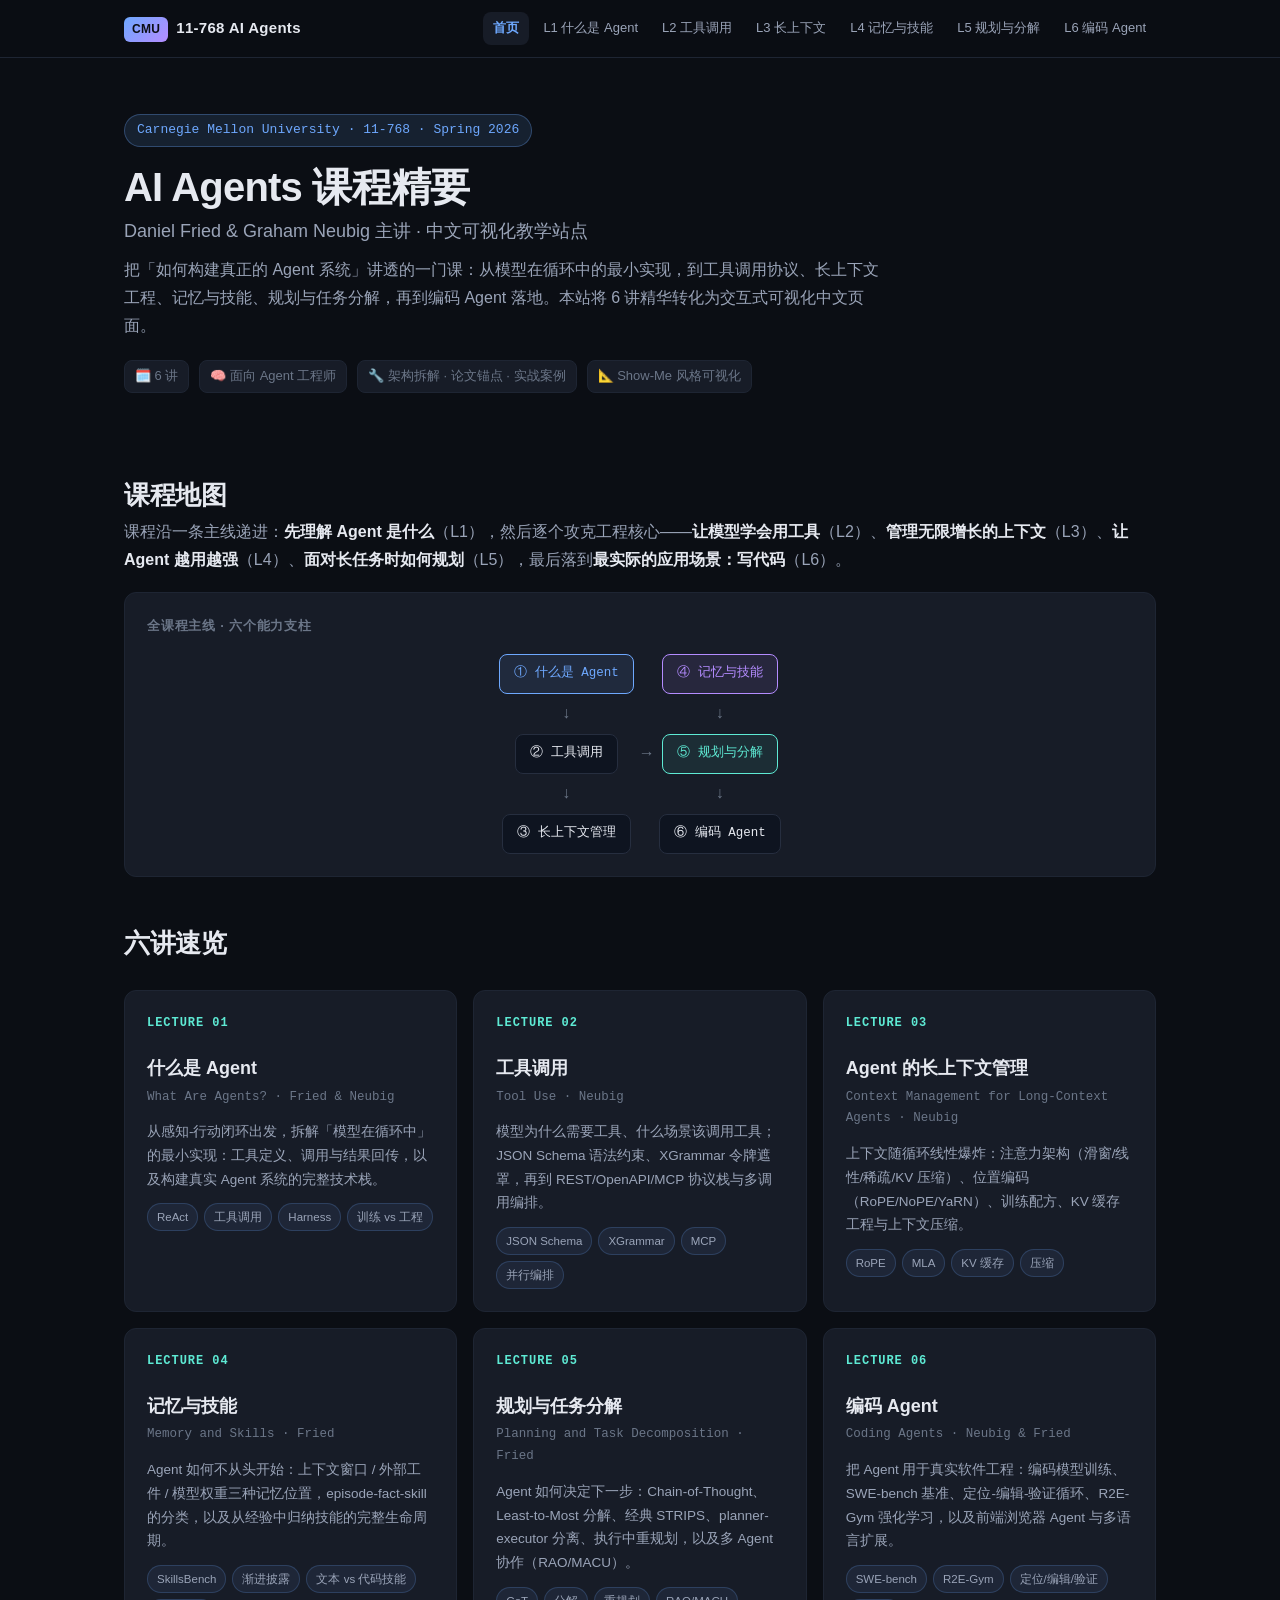
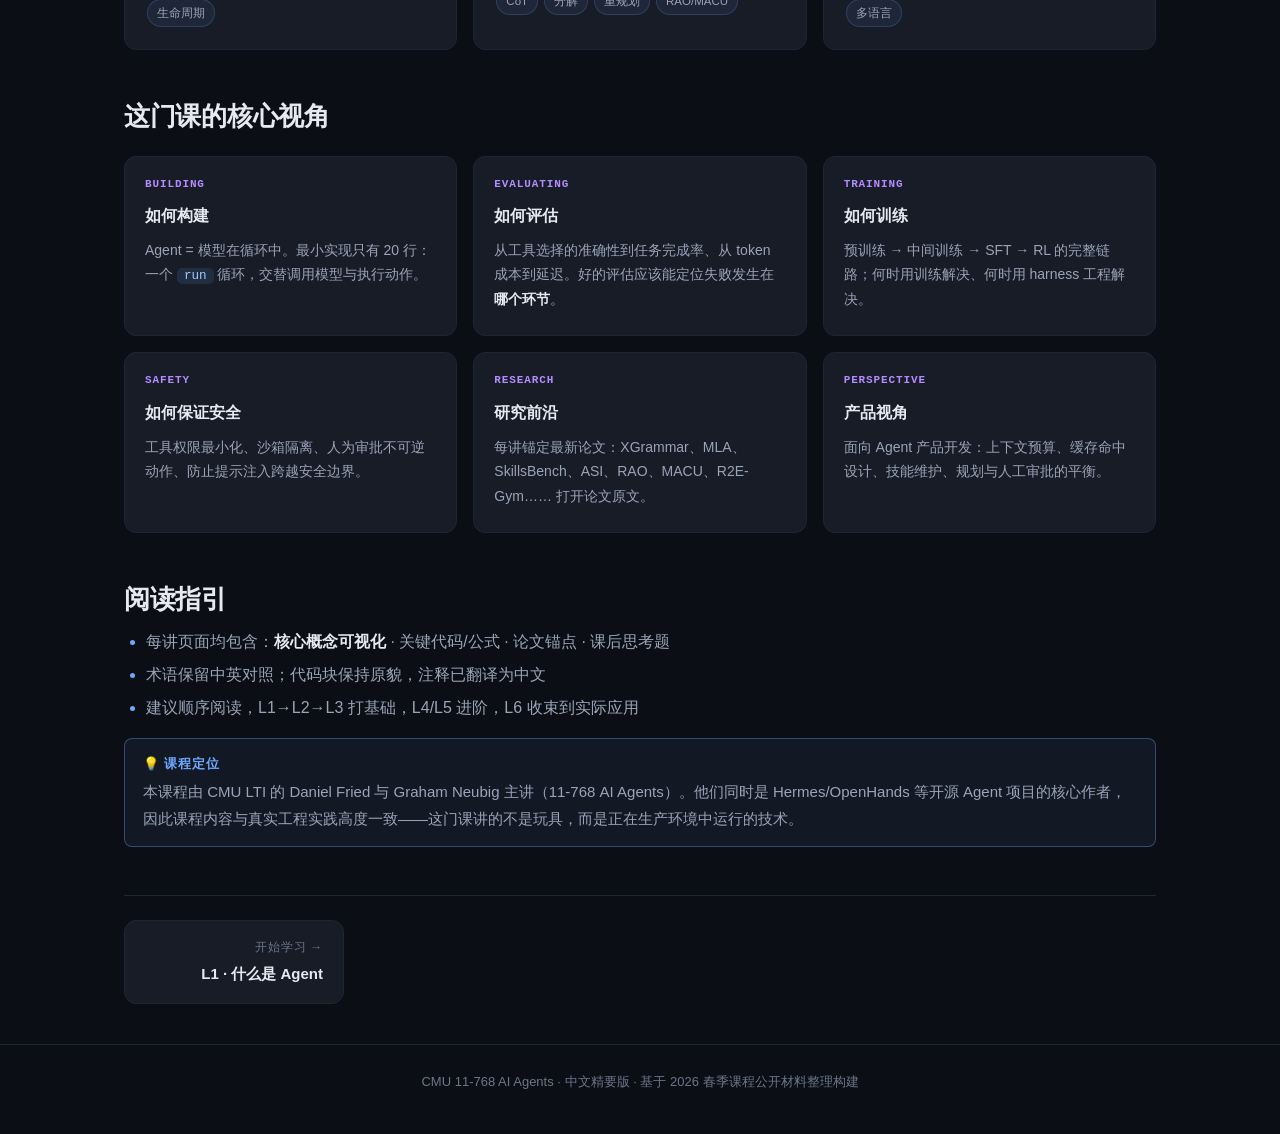
<file: index.html>
<!DOCTYPE html>
<html lang="zh-CN">
<head>
<meta charset="UTF-8">
<meta name="viewport" content="width=device-width, initial-scale=1.0">
<title>CMU 11-768 AI Agents · 中文化可视化课程</title>
<link rel="stylesheet" href="style.css">
</head>
<body>

<nav class="topnav">
  <div class="topnav-inner">
    <a class="brand" href="index.html"><span class="badge">CMU</span>11-768 AI Agents</a>
    <div class="topnav-links">
      <a href="index.html" class="active">首页</a>
      <a href="lecture-01.html">L1 什么是 Agent</a>
      <a href="lecture-02.html">L2 工具调用</a>
      <a href="lecture-03.html">L3 长上下文</a>
      <a href="lecture-04.html">L4 记忆与技能</a>
      <a href="lecture-05.html">L5 规划与分解</a>
      <a href="lecture-06.html">L6 编码 Agent</a>
    </div>
  </div>
</nav>

<header class="hero">
  <div class="container">
    <span class="kicker">Carnegie Mellon University · 11-768 · Spring 2026</span>
    <h1>AI Agents 课程精要<span class="en">Daniel Fried &amp; Graham Neubig 主讲 · 中文可视化教学站点</span></h1>
    <p class="sub">把「如何构建真正的 Agent 系统」讲透的一门课：从模型在循环中的最小实现，到工具调用协议、长上下文工程、记忆与技能、规划与任务分解，再到编码 Agent 落地。本站将 6 讲精华转化为交互式可视化中文页面。</p>
    <div class="meta">
      <span>🗓️ 6 讲</span>
      <span>🧠 面向 Agent 工程师</span>
      <span>🔧 架构拆解 · 论文锚点 · 实战案例</span>
      <span>📐 Show-Me 风格可视化</span>
    </div>
  </div>
</header>

<main class="container">

  <section>
    <h2>课程地图</h2>
    <p>课程沿一条主线递进：<strong>先理解 Agent 是什么</strong>（L1），然后逐个攻克工程核心——<strong>让模型学会用工具</strong>（L2）、<strong>管理无限增长的上下文</strong>（L3）、<strong>让 Agent 越用越强</strong>（L4）、<strong>面对长任务时如何规划</strong>（L5），最后落到<strong>最实际的应用场景：写代码</strong>（L6）。</p>

    <div class="diagram">
      <div class="d-title">全课程主线 · 六个能力支柱</div>
      <div class="flow">
        <div class="flow-col">
          <div class="node accent">① 什么是 Agent</div><div class="arrow down">↓</div>
          <div class="node">② 工具调用</div><div class="arrow down">↓</div>
          <div class="node">③ 长上下文管理</div>
        </div>
        <div class="arrow">→</div>
        <div class="flow-col">
          <div class="node purple">④ 记忆与技能</div><div class="arrow down">↓</div>
          <div class="node teal">⑤ 规划与分解</div><div class="arrow down">↓</div>
          <div class="node">⑥ 编码 Agent</div>
        </div>
      </div>
    </div>
  </section>

  <section>
    <h2>六讲速览</h2>
    <div class="course-grid">

      <a class="course-card" href="lecture-01.html">
        <div class="cc-num">LECTURE 01</div>
        <h3>什么是 Agent</h3>
        <div class="cc-en">What Are Agents? · Fried &amp; Neubig</div>
        <p>从感知-行动闭环出发，拆解「模型在循环中」的最小实现：工具定义、调用与结果回传，以及构建真实 Agent 系统的完整技术栈。</p>
        <div class="cc-topics"><span>ReAct</span><span>工具调用</span><span>Harness</span><span>训练 vs 工程</span></div>
      </a>

      <a class="course-card" href="lecture-02.html">
        <div class="cc-num">LECTURE 02</div>
        <h3>工具调用</h3>
        <div class="cc-en">Tool Use · Neubig</div>
        <p>模型为什么需要工具、什么场景该调用工具；JSON Schema 语法约束、XGrammar 令牌遮罩，再到 REST/OpenAPI/MCP 协议栈与多调用编排。</p>
        <div class="cc-topics"><span>JSON Schema</span><span>XGrammar</span><span>MCP</span><span>并行编排</span></div>
      </a>

      <a class="course-card" href="lecture-03.html">
        <div class="cc-num">LECTURE 03</div>
        <h3>Agent 的长上下文管理</h3>
        <div class="cc-en">Context Management for Long-Context Agents · Neubig</div>
        <p>上下文随循环线性爆炸：注意力架构（滑窗/线性/稀疏/KV 压缩）、位置编码（RoPE/NoPE/YaRN）、训练配方、KV 缓存工程与上下文压缩。</p>
        <div class="cc-topics"><span>RoPE</span><span>MLA</span><span>KV 缓存</span><span>压缩</span></div>
      </a>

      <a class="course-card" href="lecture-04.html">
        <div class="cc-num">LECTURE 04</div>
        <h3>记忆与技能</h3>
        <div class="cc-en">Memory and Skills · Fried</div>
        <p>Agent 如何不从头开始：上下文窗口 / 外部工件 / 模型权重三种记忆位置，episode-fact-skill 的分类，以及从经验中归纳技能的完整生命周期。</p>
        <div class="cc-topics"><span>SkillsBench</span><span>渐进披露</span><span>文本 vs 代码技能</span><span>生命周期</span></div>
      </a>

      <a class="course-card" href="lecture-05.html">
        <div class="cc-num">LECTURE 05</div>
        <h3>规划与任务分解</h3>
        <div class="cc-en">Planning and Task Decomposition · Fried</div>
        <p>Agent 如何决定下一步：Chain-of-Thought、Least-to-Most 分解、经典 STRIPS、planner-executor 分离、执行中重规划，以及多 Agent 协作（RAO/MACU）。</p>
        <div class="cc-topics"><span>CoT</span><span>分解</span><span>重规划</span><span>RAO/MACU</span></div>
      </a>

      <a class="course-card" href="lecture-06.html">
        <div class="cc-num">LECTURE 06</div>
        <h3>编码 Agent</h3>
        <div class="cc-en">Coding Agents · Neubig &amp; Fried</div>
        <p>把 Agent 用于真实软件工程：编码模型训练、SWE-bench 基准、定位-编辑-验证循环、R2E-Gym 强化学习，以及前端浏览器 Agent 与多语言扩展。</p>
        <div class="cc-topics"><span>SWE-bench</span><span>R2E-Gym</span><span>定位/编辑/验证</span><span>多语言</span></div>
      </a>

    </div>
  </section>

  <section>
    <h2>这门课的核心视角</h2>
    <div class="grid cols-3">
      <div class="card">
        <div class="card-tag">Building</div>
        <h4>如何构建</h4>
        <p>Agent = 模型在循环中。最小实现只有 20 行：一个 <span class="inline-code">run</span> 循环，交替调用模型与执行动作。</p>
      </div>
      <div class="card">
        <div class="card-tag">Evaluating</div>
        <h4>如何评估</h4>
        <p>从工具选择的准确性到任务完成率、从 token 成本到延迟。好的评估应该能定位失败发生在<strong>哪个环节</strong>。</p>
      </div>
      <div class="card">
        <div class="card-tag">Training</div>
        <h4>如何训练</h4>
        <p>预训练 → 中间训练 → SFT → RL 的完整链路；何时用训练解决、何时用 harness 工程解决。</p>
      </div>
      <div class="card">
        <div class="card-tag">Safety</div>
        <h4>如何保证安全</h4>
        <p>工具权限最小化、沙箱隔离、人为审批不可逆动作、防止提示注入跨越安全边界。</p>
      </div>
      <div class="card">
        <div class="card-tag">Research</div>
        <h4>研究前沿</h4>
        <p>每讲锚定最新论文：XGrammar、MLA、SkillsBench、ASI、RAO、MACU、R2E-Gym…… 打开论文原文。</p>
      </div>
      <div class="card">
        <div class="card-tag">Perspective</div>
        <h4>产品视角</h4>
        <p>面向 Agent 产品开发：上下文预算、缓存命中设计、技能维护、规划与人工审批的平衡。</p>
      </div>
    </div>
  </section>

  <section>
    <h2>阅读指引</h2>
    <ul>
      <li>每讲页面均包含：<strong>核心概念可视化</strong> · 关键代码/公式 · 论文锚点 · 课后思考题</li>
      <li>术语保留中英对照；代码块保持原貌，注释已翻译为中文</li>
      <li>建议顺序阅读，L1→L2→L3 打基础，L4/L5 进阶，L6 收束到实际应用</li>
    </ul>
    <div class="callout key">
      <div class="co-label">💡 课程定位</div>
      本课程由 CMU LTI 的 Daniel Fried 与 Graham Neubig 主讲（11-768 AI Agents）。他们同时是 Hermes/OpenHands 等开源 Agent 项目的核心作者，因此课程内容与真实工程实践高度一致——这门课讲的不是玩具，而是正在生产环境中运行的技术。
    </div>
  </section>

</main>

<div class="container">
  <nav class="pagenav">
    <a class="next" href="lecture-01.html" style="flex:none;min-width:220px;">
      <div class="pn-dir">开始学习 →</div>
      <div class="pn-title">L1 · 什么是 Agent</div>
    </a>
  </nav>
</div>

<footer class="site-footer">
  <div class="container">
    <p>CMU 11-768 AI Agents · 中文精要版 · 基于 2026 春季课程公开材料整理构建</p>
  </div>
</footer>

</body>
</html>
</file>
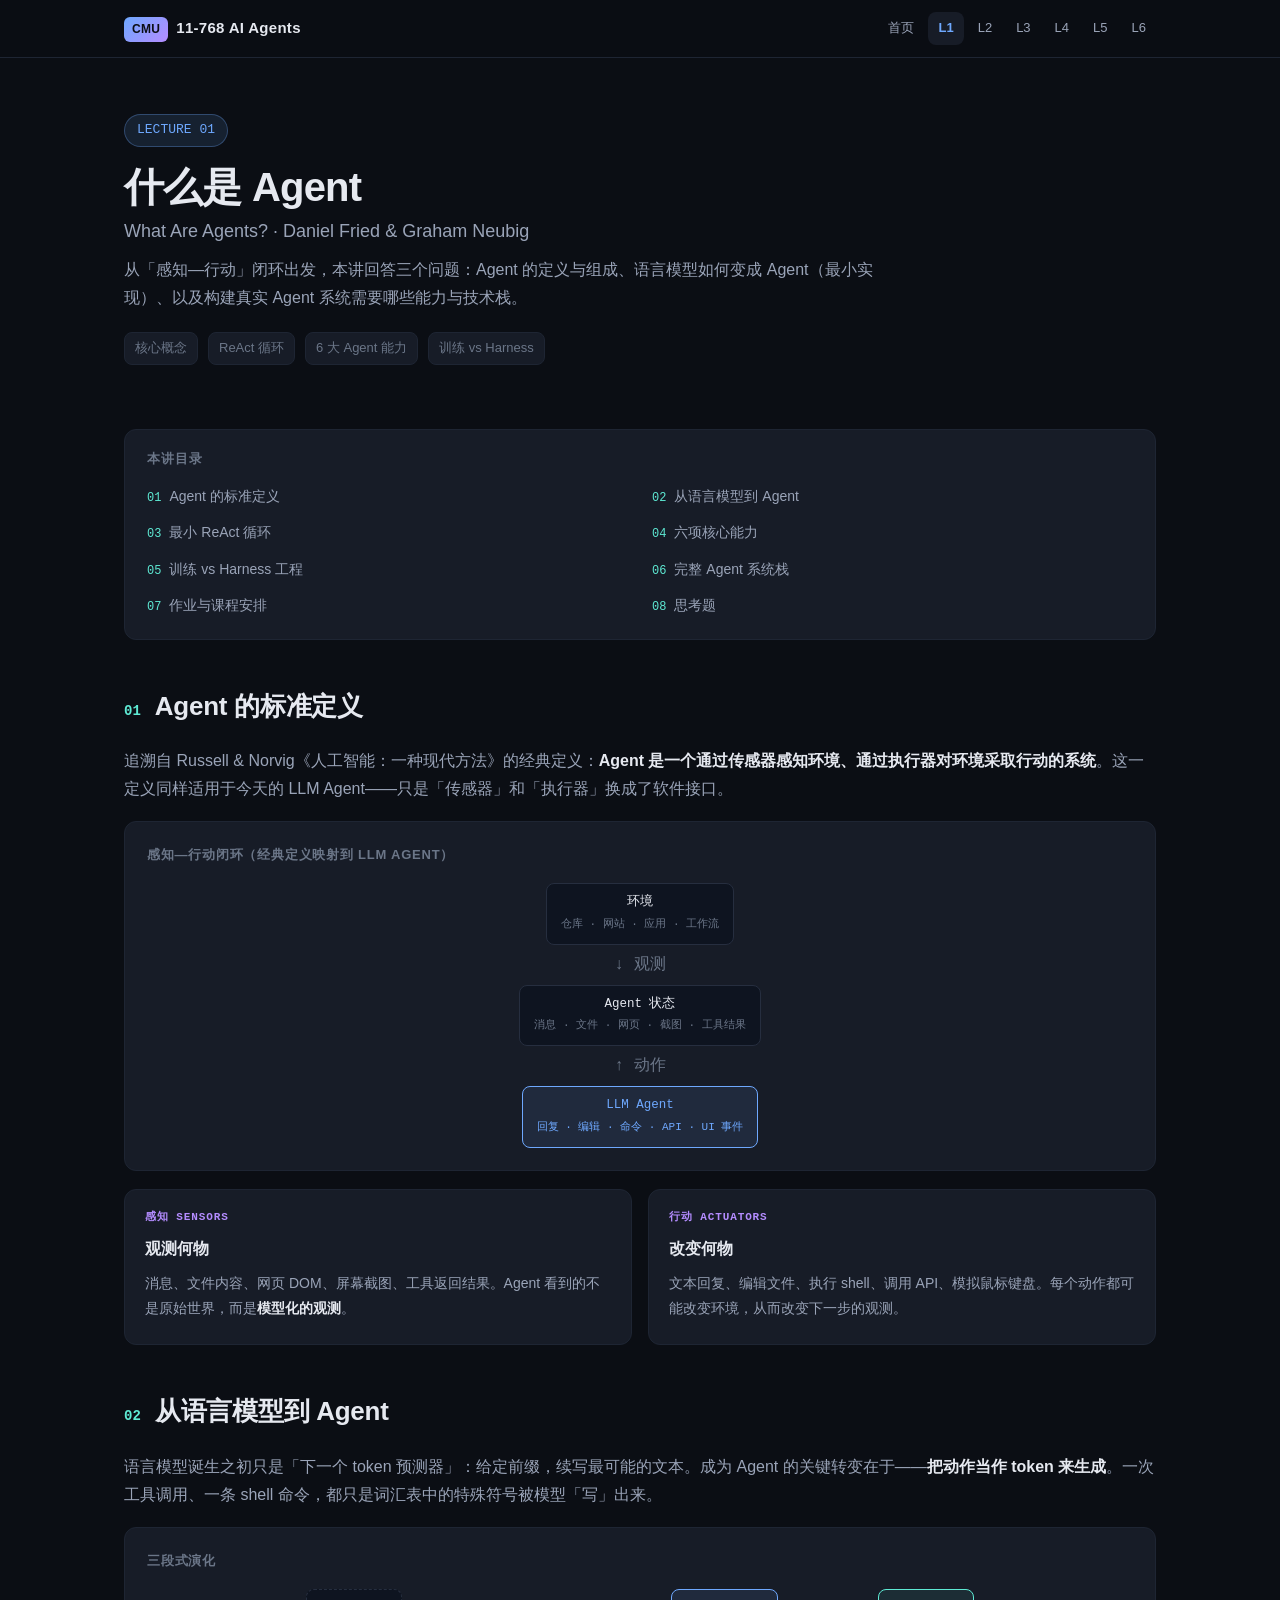
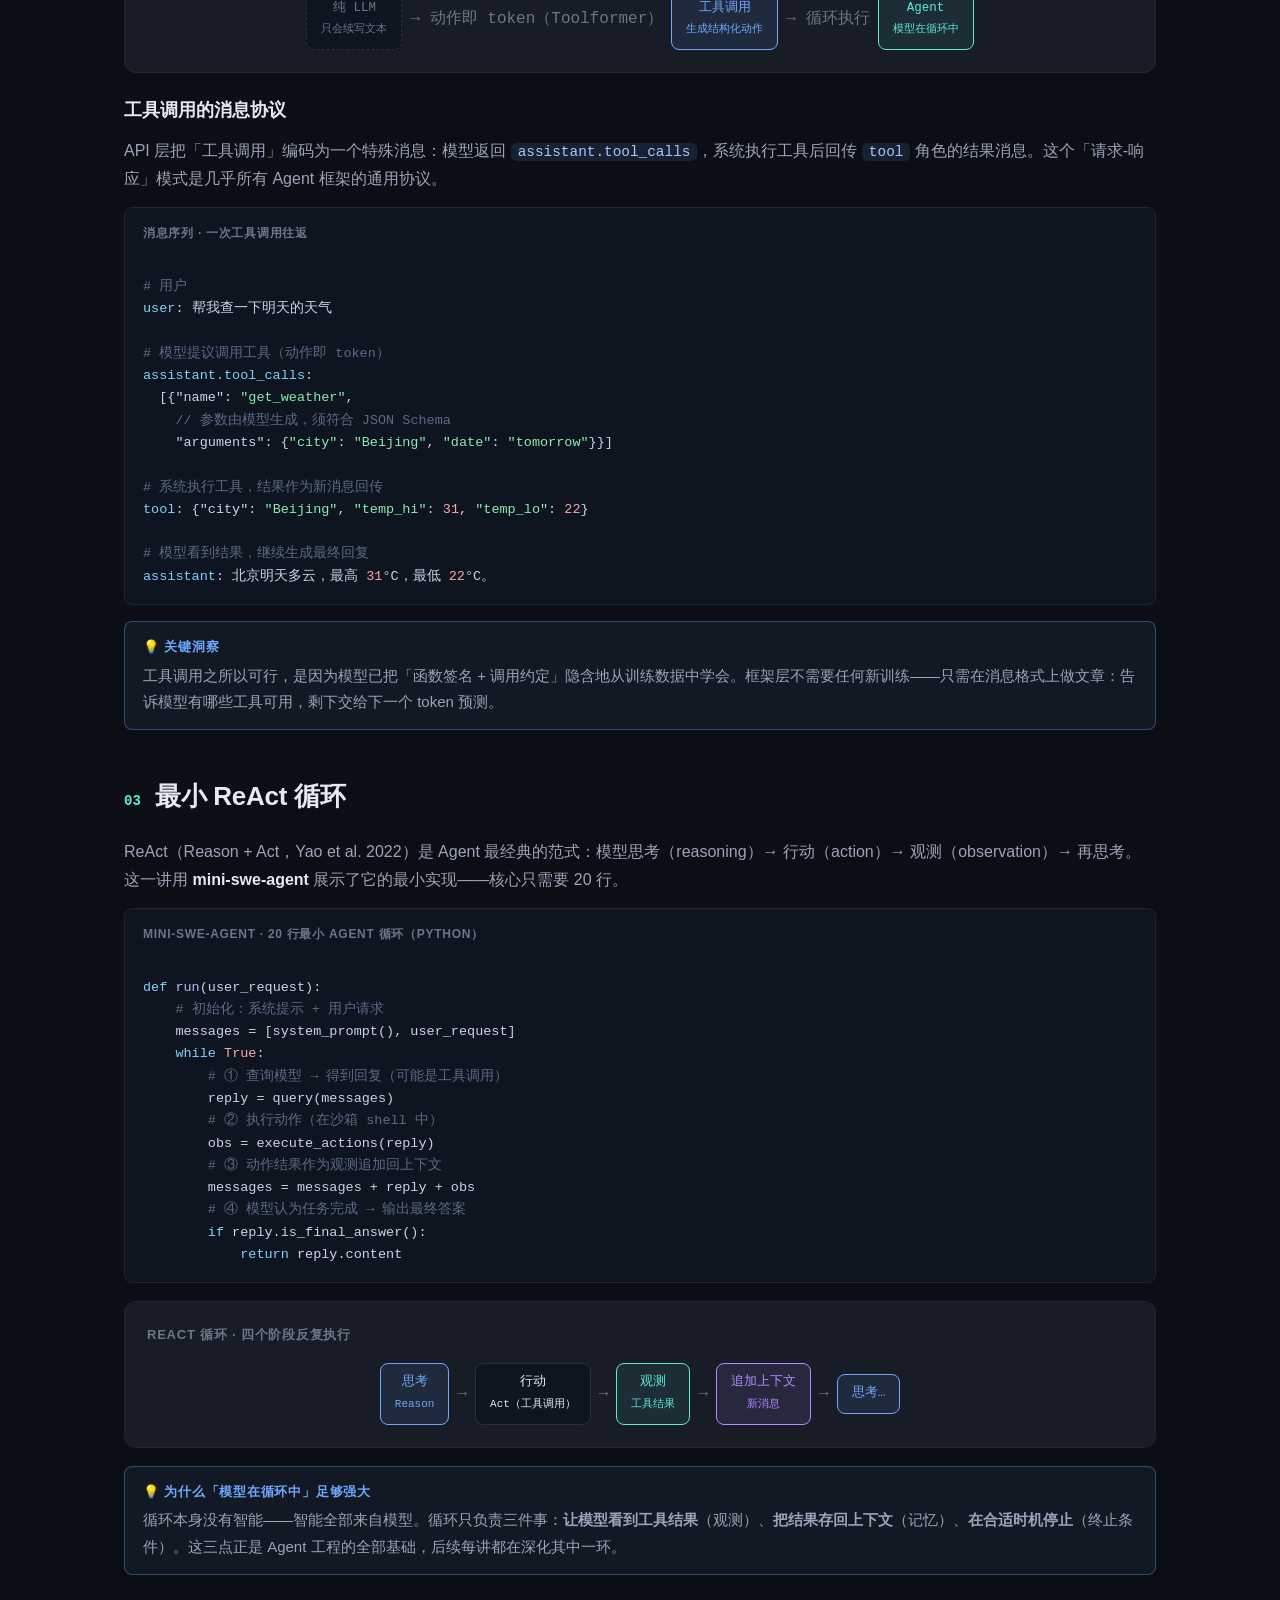
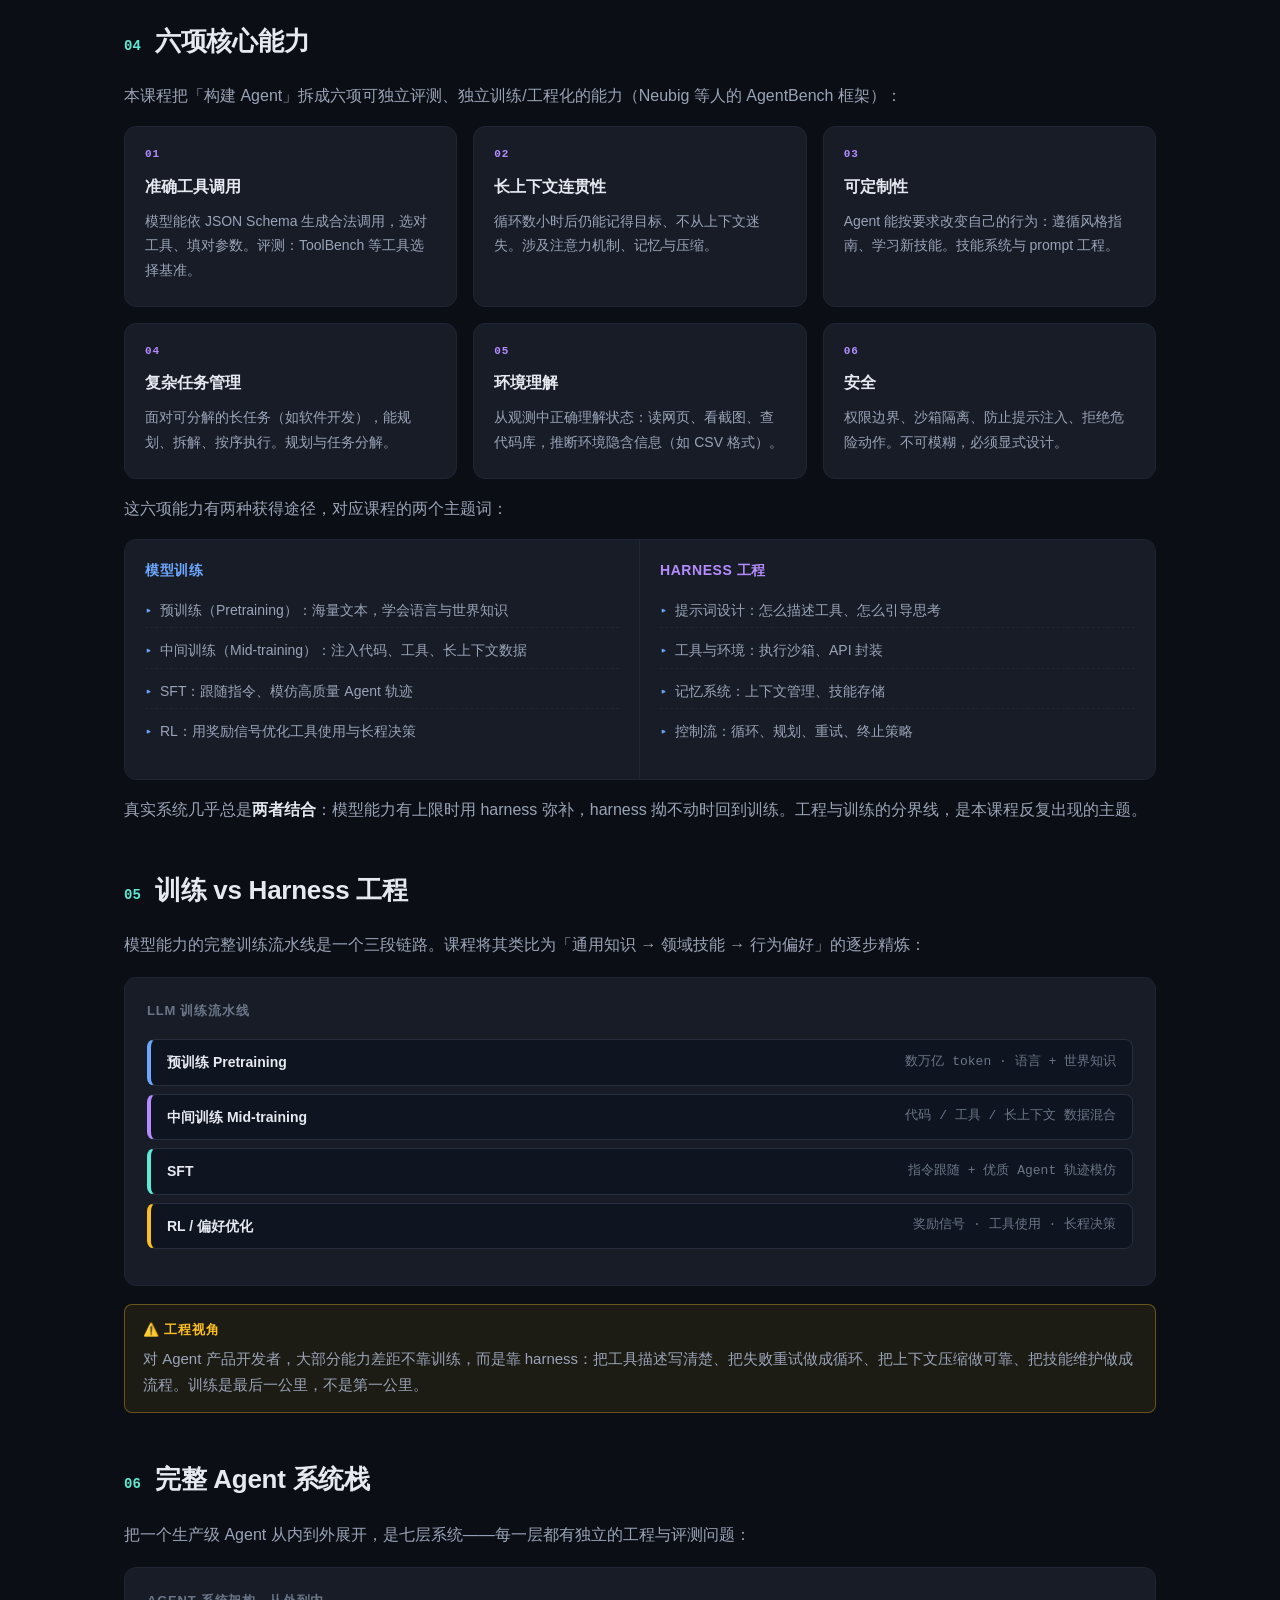
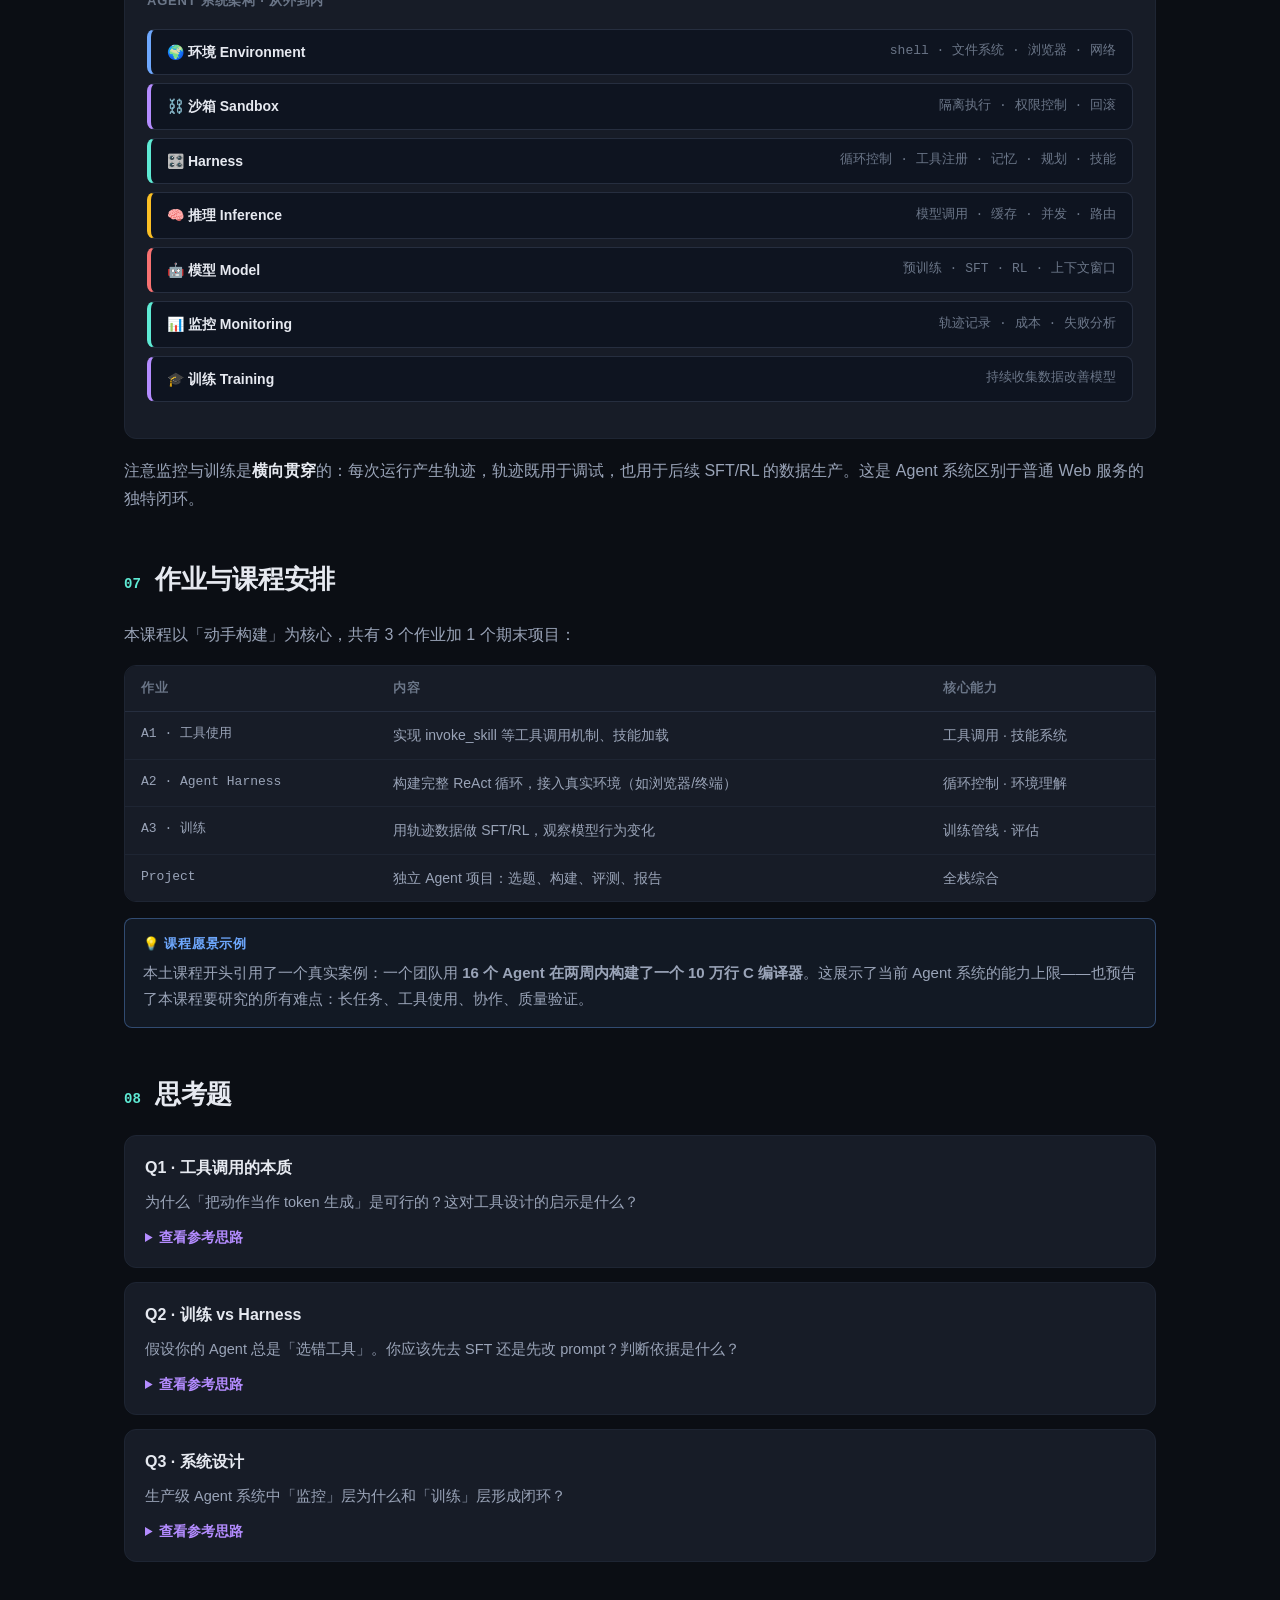
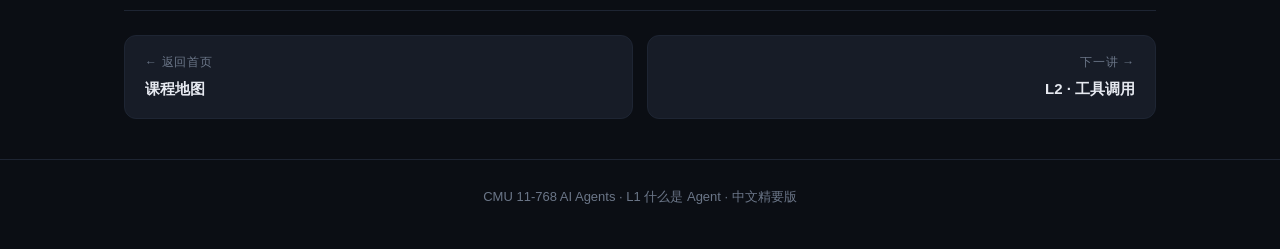
<file: lecture-01.html>
<!DOCTYPE html>
<html lang="zh-CN">
<head>
<meta charset="UTF-8">
<meta name="viewport" content="width=device-width, initial-scale=1.0">
<title>L1 · 什么是 Agent — CMU 11-768 AI Agents</title>
<link rel="stylesheet" href="style.css">
</head>
<body>

<nav class="topnav">
  <div class="topnav-inner">
    <a class="brand" href="index.html"><span class="badge">CMU</span>11-768 AI Agents</a>
    <div class="topnav-links">
      <a href="index.html">首页</a>
      <a href="lecture-01.html" class="active">L1</a>
      <a href="lecture-02.html">L2</a>
      <a href="lecture-03.html">L3</a>
      <a href="lecture-04.html">L4</a>
      <a href="lecture-05.html">L5</a>
      <a href="lecture-06.html">L6</a>
    </div>
  </div>
</nav>

<header class="hero">
  <div class="container">
    <span class="kicker">LECTURE 01</span>
    <h1>什么是 Agent<span class="en">What Are Agents? · Daniel Fried &amp; Graham Neubig</span></h1>
    <p class="sub">从「感知—行动」闭环出发，本讲回答三个问题：Agent 的定义与组成、语言模型如何变成 Agent（最小实现）、以及构建真实 Agent 系统需要哪些能力与技术栈。</p>
    <div class="meta"><span>核心概念</span><span>ReAct 循环</span><span>6 大 Agent 能力</span><span>训练 vs Harness</span></div>
  </div>
</header>

<main class="container">

  <div class="toc">
    <div class="toc-title">本讲目录</div>
    <ol>
      <li><a href="#s1">Agent 的标准定义</a></li>
      <li><a href="#s2">从语言模型到 Agent</a></li>
      <li><a href="#s3">最小 ReAct 循环</a></li>
      <li><a href="#s4">六项核心能力</a></li>
      <li><a href="#s5">训练 vs Harness 工程</a></li>
      <li><a href="#s6">完整 Agent 系统栈</a></li>
      <li><a href="#s7">作业与课程安排</a></li>
      <li><a href="#s8">思考题</a></li>
    </ol>
  </div>

  <section id="s1">
    <div class="sec-head"><span class="sec-num">01</span><h2>Agent 的标准定义</h2></div>
    <p>追溯自 Russell &amp; Norvig《人工智能：一种现代方法》的经典定义：<strong>Agent 是一个通过传感器感知环境、通过执行器对环境采取行动的系统</strong>。这一定义同样适用于今天的 LLM Agent——只是「传感器」和「执行器」换成了软件接口。</p>

    <div class="diagram">
      <div class="d-title">感知—行动闭环（经典定义映射到 LLM Agent）</div>
      <div class="flow">
        <div class="flow-col">
          <div class="node">环境<br><span style="font-size:11px;color:var(--text-faint)">仓库 · 网站 · 应用 · 工作流</span></div>
          <div class="arrow down">↓ 观测</div>
          <div class="node">Agent 状态<br><span style="font-size:11px;color:var(--text-faint)">消息 · 文件 · 网页 · 截图 · 工具结果</span></div>
          <div class="arrow down">↑ 动作</div>
          <div class="node accent">LLM Agent<br><span style="font-size:11px;color:var(--accent)">回复 · 编辑 · 命令 · API · UI 事件</span></div>
        </div>
      </div>
    </div>

    <div class="grid cols-2">
      <div class="card"><div class="card-tag">感知 Sensors</div><h4>观测何物</h4>
        <p>消息、文件内容、网页 DOM、屏幕截图、工具返回结果。Agent 看到的不是原始世界，而是<strong>模型化的观测</strong>。</p>
      </div>
      <div class="card"><div class="card-tag">行动 Actuators</div><h4>改变何物</h4>
        <p>文本回复、编辑文件、执行 shell、调用 API、模拟鼠标键盘。每个动作都可能改变环境，从而改变下一步的观测。</p>
      </div>
    </div>
  </section>

  <section id="s2">
    <div class="sec-head"><span class="sec-num">02</span><h2>从语言模型到 Agent</h2></div>
    <p>语言模型诞生之初只是「下一个 token 预测器」：给定前缀，续写最可能的文本。成为 Agent 的关键转变在于——<strong>把动作当作 token 来生成</strong>。一次工具调用、一条 shell 命令，都只是词汇表中的特殊符号被模型「写」出来。</p>

    <div class="diagram">
      <div class="d-title">三段式演化</div>
      <div class="flow">
        <div class="node dim">纯 LLM<br><span style="font-size:11px">只会续写文本</span></div>
        <div class="arrow">→ 动作即 token（Toolformer）</div>
        <div class="node accent">工具调用<br><span style="font-size:11px">生成结构化动作</span></div>
        <div class="arrow">→ 循环执行</div>
        <div class="node teal">Agent<br><span style="font-size:11px">模型在循环中</span></div>
      </div>
    </div>

    <h3>工具调用的消息协议</h3>
    <p>API 层把「工具调用」编码为一个特殊消息：模型返回 <span class="inline-code">assistant.tool_calls</span>，系统执行工具后回传 <span class="inline-code">tool</span> 角色的结果消息。这个「请求-响应」模式是几乎所有 Agent 框架的通用协议。</p>

    <div class="code"><span class="c-title">消息序列 · 一次工具调用往返</span>
<span class="cm"># 用户</span>
<span class="kw">user</span>: 帮我查一下明天的天气

<span class="cm"># 模型提议调用工具（动作即 token）</span>
<span class="kw">assistant.tool_calls</span>:
  [{"name": <span class="st">"get_weather"</span>,
    <span class="cm">// 参数由模型生成，须符合 JSON Schema</span>
    "arguments": {<span class="st">"city"</span>: <span class="st">"Beijing"</span>, <span class="st">"date"</span>: <span class="st">"tomorrow"</span>}}]

<span class="cm"># 系统执行工具，结果作为新消息回传</span>
<span class="kw">tool</span>: {"city": <span class="st">"Beijing"</span>, <span class="st">"temp_hi"</span>: <span class="nu">31</span>, <span class="st">"temp_lo"</span>: <span class="nu">22</span>}

<span class="cm"># 模型看到结果，继续生成最终回复</span>
<span class="kw">assistant</span>: 北京明天多云，最高 <span class="nu">31</span>°C，最低 <span class="nu">22</span>°C。
</div>

    <div class="callout key"><div class="co-label">💡 关键洞察</div>
      工具调用之所以可行，是因为模型已把「函数签名 + 调用约定」隐含地从训练数据中学会。框架层不需要任何新训练——只需在消息格式上做文章：告诉模型有哪些工具可用，剩下交给下一个 token 预测。</div>
  </section>

  <section id="s3">
    <div class="sec-head"><span class="sec-num">03</span><h2>最小 ReAct 循环</h2></div>
    <p>ReAct（Reason + Act，Yao et al. 2022）是 Agent 最经典的范式：模型思考（reasoning）→ 行动（action）→ 观测（observation）→ 再思考。这一讲用 <strong>mini-swe-agent</strong> 展示了它的最小实现——核心只需要 20 行。</p>

    <div class="code"><span class="c-title">mini-swe-agent · 20 行最小 Agent 循环（Python）</span>
<span class="kw">def</span> <span class="fn">run</span>(user_request):
    <span class="cm"># 初始化：系统提示 + 用户请求</span>
    messages = [system_prompt(), user_request]
    <span class="kw">while</span> <span class="nu">True</span>:
        <span class="cm"># ① 查询模型 → 得到回复（可能是工具调用）</span>
        reply = query(messages)
        <span class="cm"># ② 执行动作（在沙箱 shell 中）</span>
        obs = execute_actions(reply)
        <span class="cm"># ③ 动作结果作为观测追加回上下文</span>
        messages = messages + reply + obs
        <span class="cm"># ④ 模型认为任务完成 → 输出最终答案</span>
        <span class="kw">if</span> reply.is_final_answer():
            <span class="kw">return</span> reply.content
</div>

    <div class="diagram">
      <div class="d-title">ReAct 循环 · 四个阶段反复执行</div>
      <div class="flow">
        <div class="node accent">思考<br><span style="font-size:11px">Reason</span></div>
        <div class="arrow">→</div>
        <div class="node">行动<br><span style="font-size:11px">Act（工具调用）</span></div>
        <div class="arrow">→</div>
        <div class="node teal">观测<br><span style="font-size:11px">工具结果</span></div>
        <div class="arrow">→</div>
        <div class="node purple">追加上下文<br><span style="font-size:11px">新消息</span></div>
        <div class="arrow">→</div>
        <div class="node accent">思考…</div>
      </div>
    </div>

    <div class="callout key"><div class="co-label">💡 为什么「模型在循环中」足够强大</div>
      循环本身没有智能——智能全部来自模型。循环只负责三件事：<strong>让模型看到工具结果</strong>（观测）、<strong>把结果存回上下文</strong>（记忆）、<strong>在合适时机停止</strong>（终止条件）。这三点正是 Agent 工程的全部基础，后续每讲都在深化其中一环。</div>
  </section>

  <section id="s4">
    <div class="sec-head"><span class="sec-num">04</span><h2>六项核心能力</h2></div>
    <p>本课程把「构建 Agent」拆成六项可独立评测、独立训练/工程化的能力（Neubig 等人的 AgentBench 框架）：</p>

    <div class="grid cols-3">
      <div class="card"><div class="card-tag">01</div><h4>准确工具调用</h4><p>模型能依 JSON Schema 生成合法调用，选对工具、填对参数。评测：ToolBench 等工具选择基准。</p></div>
      <div class="card"><div class="card-tag">02</div><h4>长上下文连贯性</h4><p>循环数小时后仍能记得目标、不从上下文迷失。涉及注意力机制、记忆与压缩。</p></div>
      <div class="card"><div class="card-tag">03</div><h4>可定制性</h4><p>Agent 能按要求改变自己的行为：遵循风格指南、学习新技能。技能系统与 prompt 工程。</p></div>
      <div class="card"><div class="card-tag">04</div><h4>复杂任务管理</h4><p>面对可分解的长任务（如软件开发），能规划、拆解、按序执行。规划与任务分解。</p></div>
      <div class="card"><div class="card-tag">05</div><h4>环境理解</h4><p>从观测中正确理解状态：读网页、看截图、查代码库，推断环境隐含信息（如 CSV 格式）。</p></div>
      <div class="card"><div class="card-tag">06</div><h4>安全</h4><p>权限边界、沙箱隔离、防止提示注入、拒绝危险动作。不可模糊，必须显式设计。</p></div>
    </div>

    <p style="margin-top:14px;">这六项能力有两种获得途径，对应课程的两个主题词：</p>
    <div class="compare">
      <div class="col a"><h5>模型训练</h5>
        <ul><li>预训练（Pretraining）：海量文本，学会语言与世界知识</li><li>中间训练（Mid-training）：注入代码、工具、长上下文数据</li><li>SFT：跟随指令、模仿高质量 Agent 轨迹</li><li>RL：用奖励信号优化工具使用与长程决策</li></ul>
      </div>
      <div class="col b"><h5>Harness 工程</h5>
        <ul><li>提示词设计：怎么描述工具、怎么引导思考</li><li>工具与环境：执行沙箱、API 封装</li><li>记忆系统：上下文管理、技能存储</li><li>控制流：循环、规划、重试、终止策略</li></ul>
      </div>
    </div>
    <p>真实系统几乎总是<strong>两者结合</strong>：模型能力有上限时用 harness 弥补，harness 拗不动时回到训练。工程与训练的分界线，是本课程反复出现的主题。</p>
  </section>

  <section id="s5">
    <div class="sec-head"><span class="sec-num">05</span><h2>训练 vs Harness 工程</h2></div>
    <p>模型能力的完整训练流水线是一个三段链路。课程将其类比为「通用知识 → 领域技能 → 行为偏好」的逐步精炼：</p>

    <div class="diagram">
      <div class="d-title">LLM 训练流水线</div>
      <div class="stack">
        <div class="layer l1"><div class="l-name">预训练 Pretraining</div><div class="l-desc">数万亿 token · 语言 + 世界知识</div></div>
        <div class="layer l2"><div class="l-name">中间训练 Mid-training</div><div class="l-desc">代码 / 工具 / 长上下文 数据混合</div></div>
        <div class="layer l3"><div class="l-name">SFT</div><div class="l-desc">指令跟随 + 优质 Agent 轨迹模仿</div></div>
        <div class="layer l4"><div class="l-name">RL / 偏好优化</div><div class="l-desc">奖励信号 · 工具使用 · 长程决策</div></div>
      </div>
    </div>

    <div class="callout warn"><div class="co-label">⚠️ 工程视角</div>
      对 Agent 产品开发者，大部分能力差距不靠训练，而是靠 harness：把工具描述写清楚、把失败重试做成循环、把上下文压缩做可靠、把技能维护做成流程。训练是最后一公里，不是第一公里。</div>
  </section>

  <section id="s6">
    <div class="sec-head"><span class="sec-num">06</span><h2>完整 Agent 系统栈</h2></div>
    <p>把一个生产级 Agent 从内到外展开，是七层系统——每一层都有独立的工程与评测问题：</p>

    <div class="diagram">
      <div class="d-title">Agent 系统架构 · 从外到内</div>
      <div class="stack">
        <div class="layer l1"><div class="l-name">🌍 环境 Environment</div><div class="l-desc">shell · 文件系统 · 浏览器 · 网络</div></div>
        <div class="layer l2"><div class="l-name">⛓️ 沙箱 Sandbox</div><div class="l-desc">隔离执行 · 权限控制 · 回滚</div></div>
        <div class="layer l3"><div class="l-name">🎛️ Harness</div><div class="l-desc">循环控制 · 工具注册 · 记忆 · 规划 · 技能</div></div>
        <div class="layer l4"><div class="l-name">🧠 推理 Inference</div><div class="l-desc">模型调用 · 缓存 · 并发 · 路由</div></div>
        <div class="layer l5"><div class="l-name">🤖 模型 Model</div><div class="l-desc">预训练 · SFT · RL · 上下文窗口</div></div>
        <div class="layer l3"><div class="l-name">📊 监控 Monitoring</div><div class="l-desc">轨迹记录 · 成本 · 失败分析</div></div>
        <div class="layer l2"><div class="l-name">🎓 训练 Training</div><div class="l-desc">持续收集数据改善模型</div></div>
      </div>
    </div>

    <p>注意监控与训练是<strong>横向贯穿</strong>的：每次运行产生轨迹，轨迹既用于调试，也用于后续 SFT/RL 的数据生产。这是 Agent 系统区别于普通 Web 服务的独特闭环。</p>
  </section>

  <section id="s7">
    <div class="sec-head"><span class="sec-num">07</span><h2>作业与课程安排</h2></div>
    <p>本课程以「动手构建」为核心，共有 3 个作业加 1 个期末项目：</p>
    <div class="table-wrap">
      <table>
        <thead><tr><th>作业</th><th>内容</th><th>核心能力</th></tr></thead>
        <tbody>
          <tr><td class="mono">A1 · 工具使用</td><td>实现 invoke_skill 等工具调用机制、技能加载</td><td>工具调用 · 技能系统</td></tr>
          <tr><td class="mono">A2 · Agent Harness</td><td>构建完整 ReAct 循环，接入真实环境（如浏览器/终端）</td><td>循环控制 · 环境理解</td></tr>
          <tr><td class="mono">A3 · 训练</td><td>用轨迹数据做 SFT/RL，观察模型行为变化</td><td>训练管线 · 评估</td></tr>
          <tr><td class="mono">Project</td><td>独立 Agent 项目：选题、构建、评测、报告</td><td>全栈综合</td></tr>
        </tbody>
      </table>
    </div>

    <div class="callout key"><div class="co-label">💡 课程愿景示例</div>
      本土课程开头引用了一个真实案例：一个团队用 <strong>16 个 Agent 在两周内构建了一个 10 万行 C 编译器</strong>。这展示了当前 Agent 系统的能力上限——也预告了本课程要研究的所有难点：长任务、工具使用、协作、质量验证。</div>
  </section>

  <section id="s8">
    <div class="sec-head"><span class="sec-num">08</span><h2>思考题</h2></div>
    <div class="quiz">
      <div class="q"><div class="q-title">Q1 · 工具调用的本质</div>
        <div class="q-body">为什么「把动作当作 token 生成」是可行的？这对工具设计的启示是什么？</div>
        <details><summary>查看参考思路</summary><div class="answer">因为模型在训练数据中见过大量 API/CLI 调用模式，函数签名只是条件续写。启示：工具名要描述性强、参数 schema 要自解释，模型理解越容易，调用越准确。</div></details>
      </div>
      <div class="q"><div class="q-title">Q2 · 训练 vs Harness</div>
        <div class="q-body">假设你的 Agent 总是「选错工具」。你应该先去 SFT 还是先改 prompt？判断依据是什么？</div>
        <details><summary>查看参考思路</summary><div class="answer">先做诊断：是模型不认识工具（改描述/加示例），还是工具本身命名混淆（改名），还是需要新数据（再考虑训练）。成本从低到高：prompt → 示例 → 训练。</div></details>
      </div>
      <div class="q"><div class="q-title">Q3 · 系统设计</div>
        <div class="q-body">生产级 Agent 系统中「监控」层为什么和「训练」层形成闭环？</div>
        <details><summary>查看参考思路</summary><div class="answer">每次运行都是数据生产：成功轨迹成为 SFT 正例，失败轨迹经人工修正后成为训练数据，训练后的模型再上线产生新轨迹——形成持续改进循环。</div></details>
      </div>
    </div>
  </section>

</main>

<div class="container">
  <nav class="pagenav">
    <a href="index.html"><div class="pn-dir">← 返回首页</div><div class="pn-title">课程地图</div></a>
    <a class="next" href="lecture-02.html"><div class="pn-dir">下一讲 →</div><div class="pn-title">L2 · 工具调用</div></a>
  </nav>
</div>

<footer class="site-footer">
  <div class="container"><p>CMU 11-768 AI Agents · L1 什么是 Agent · 中文精要版</p></div>
</footer>

</body>
</html>
</file>
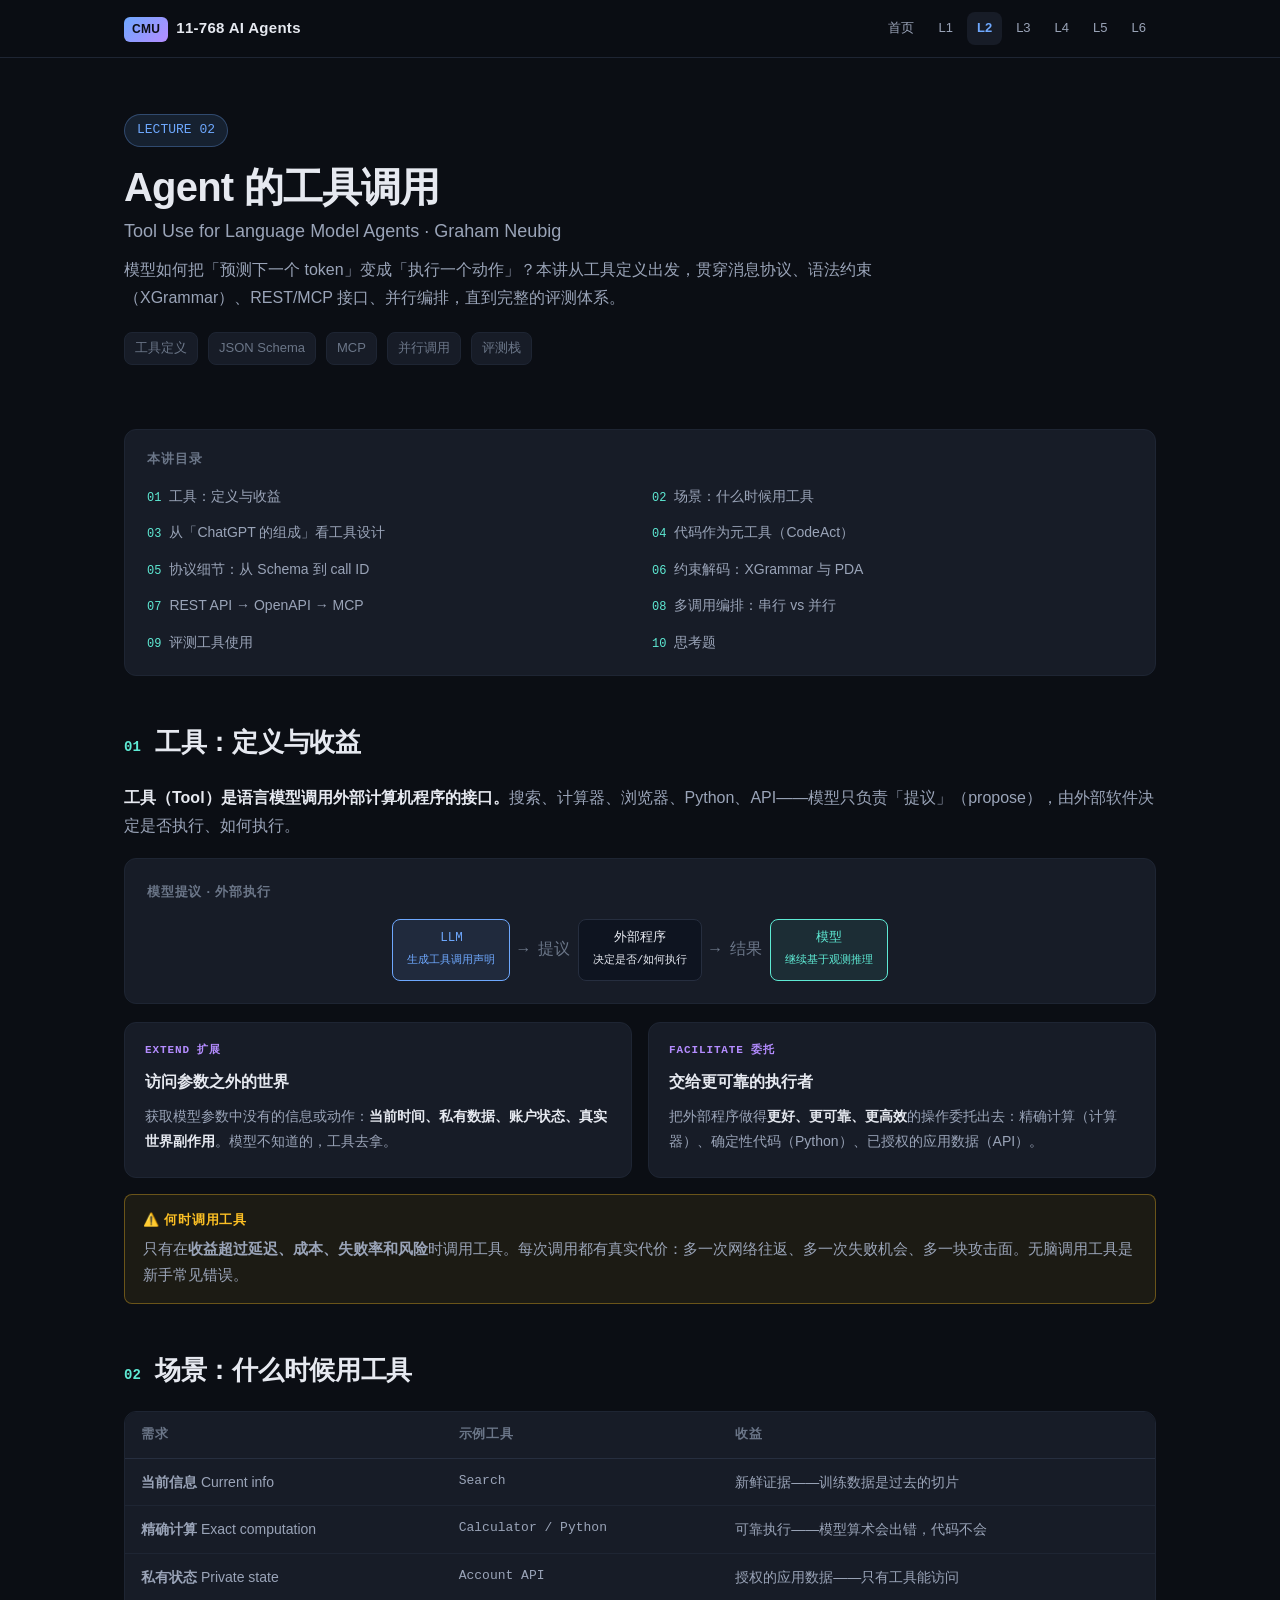
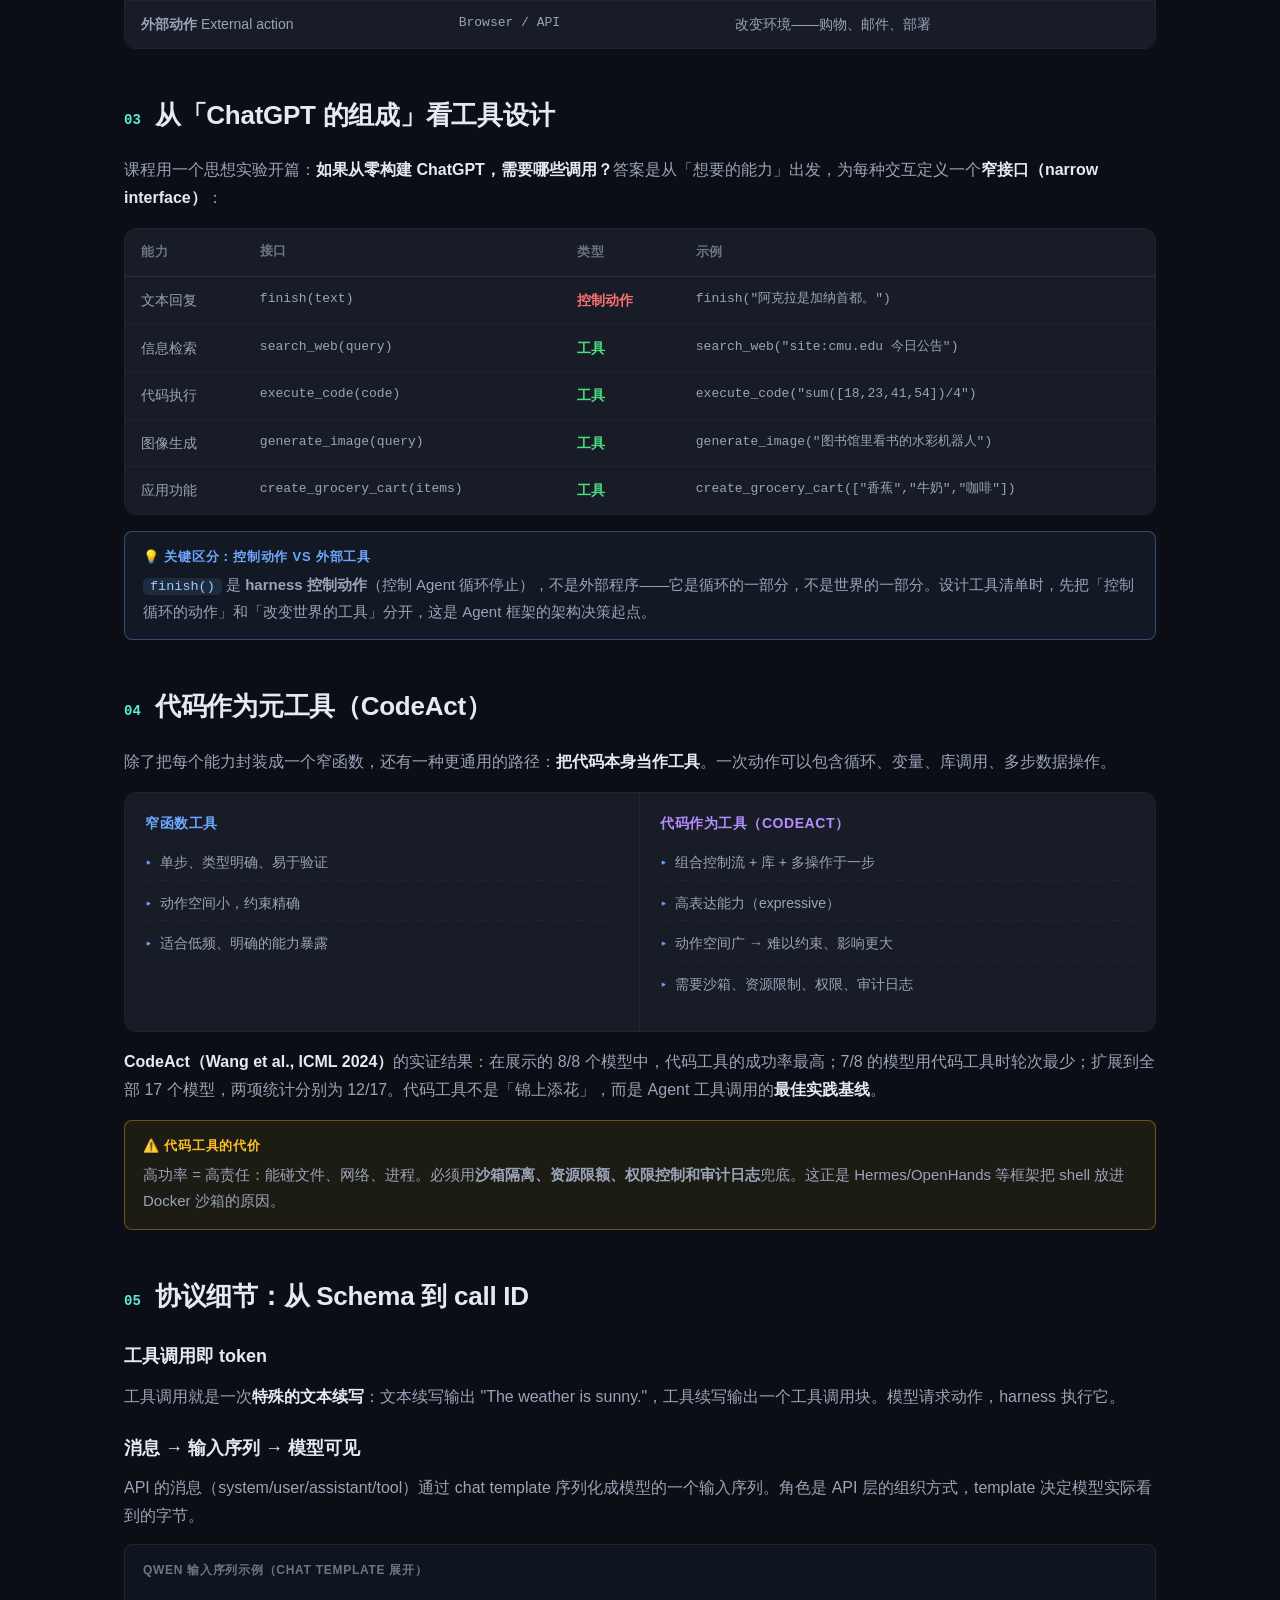
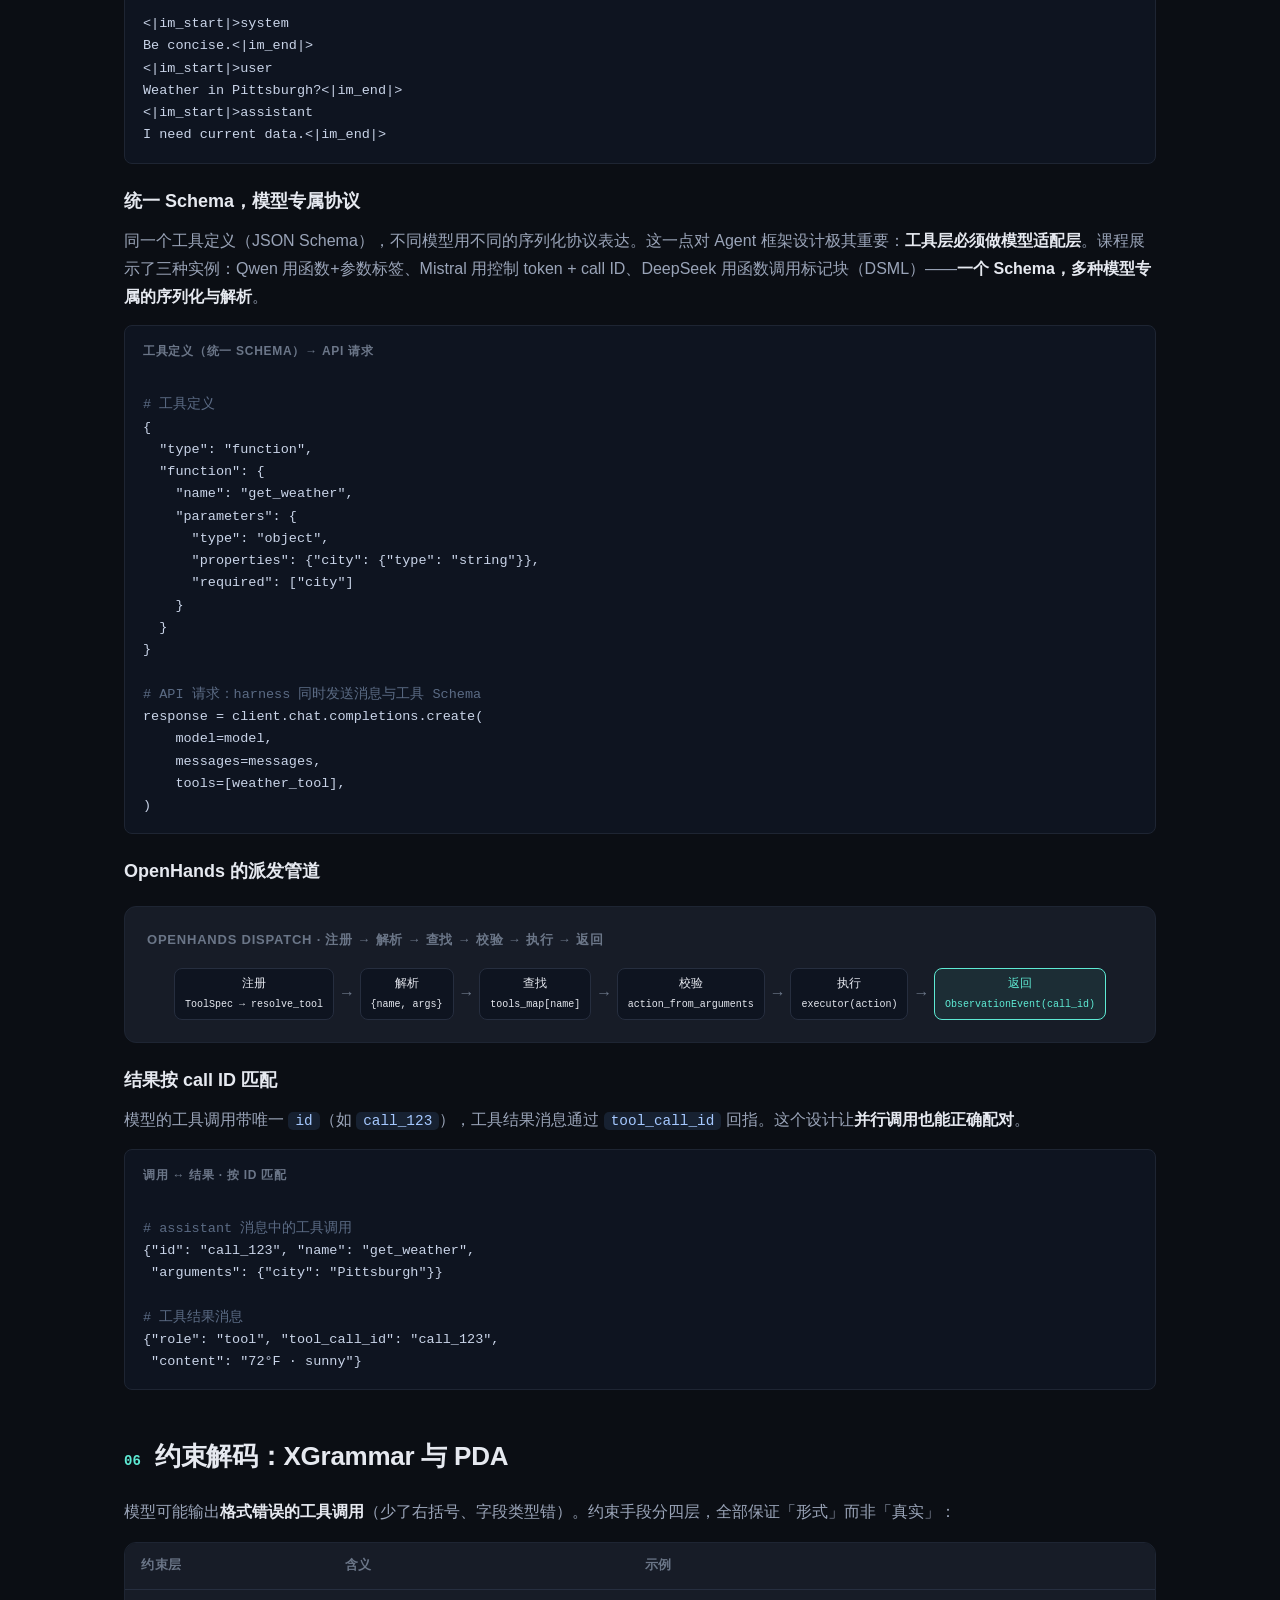
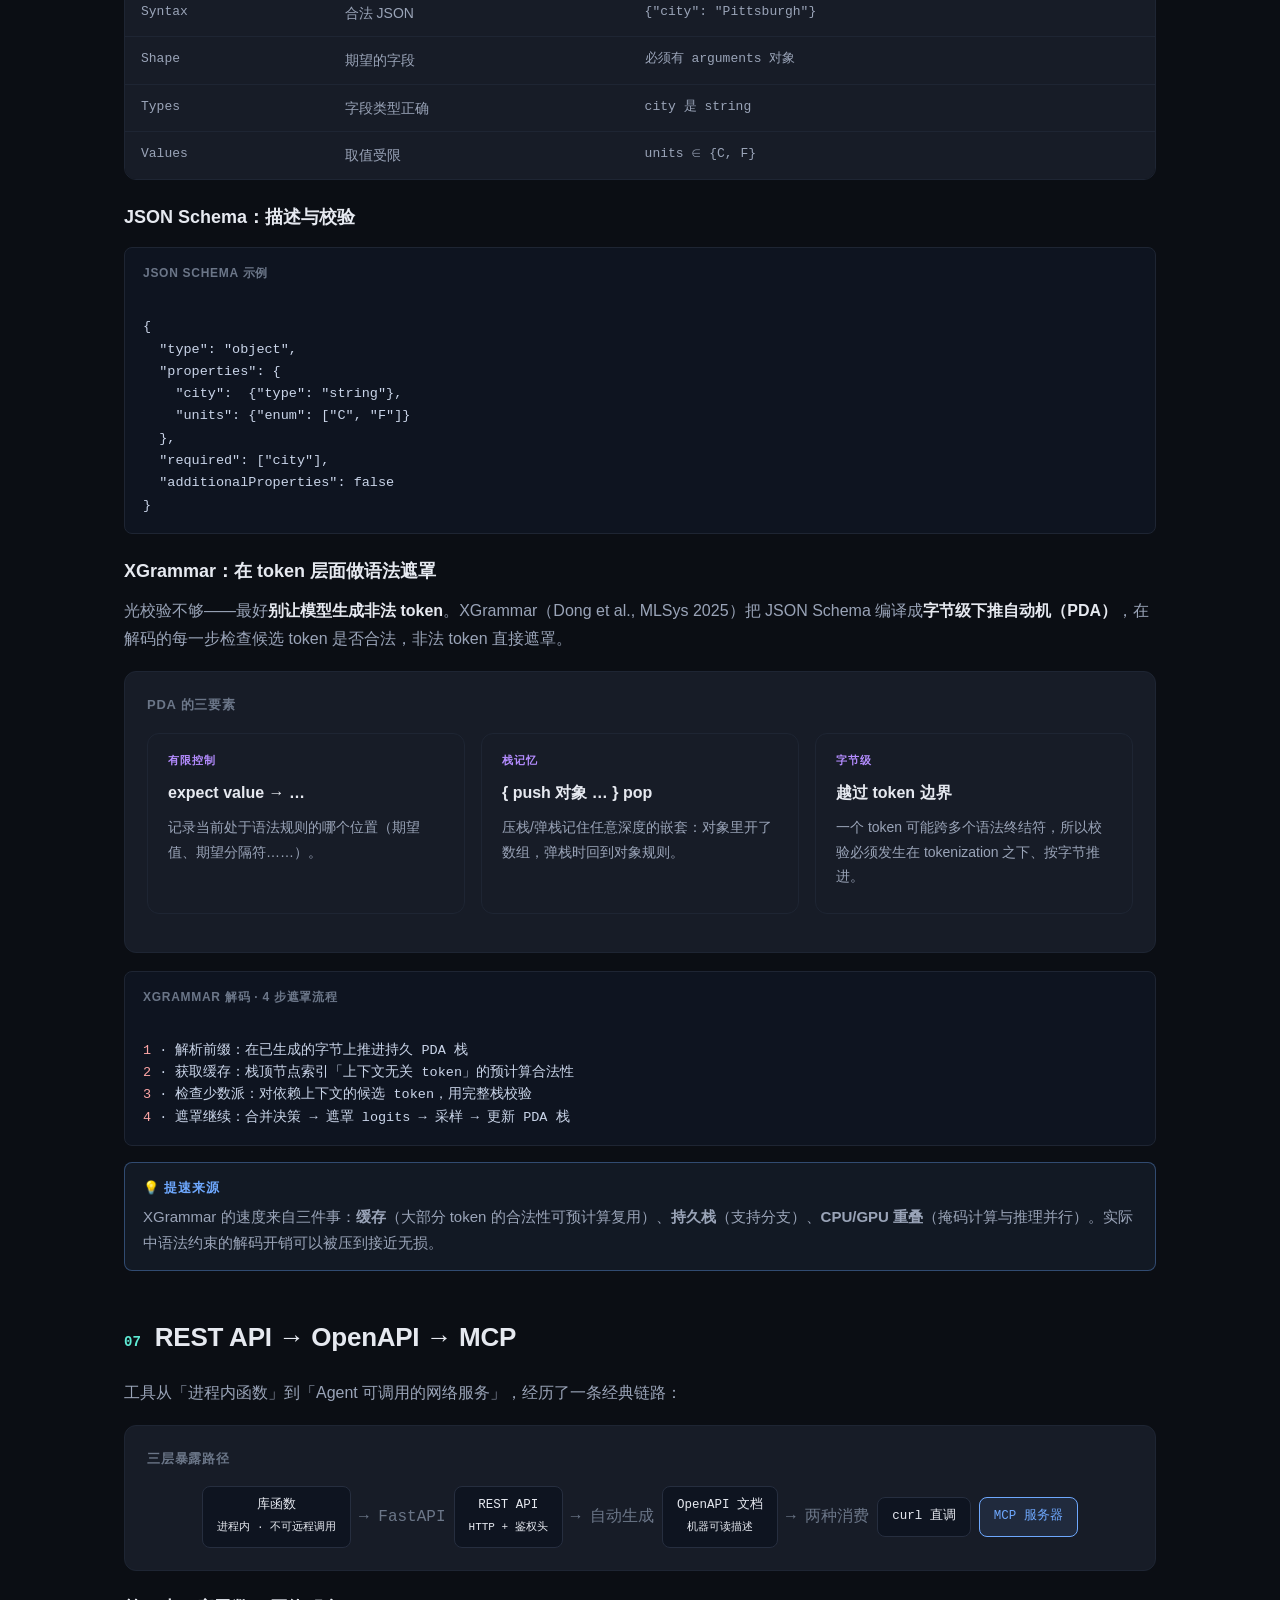
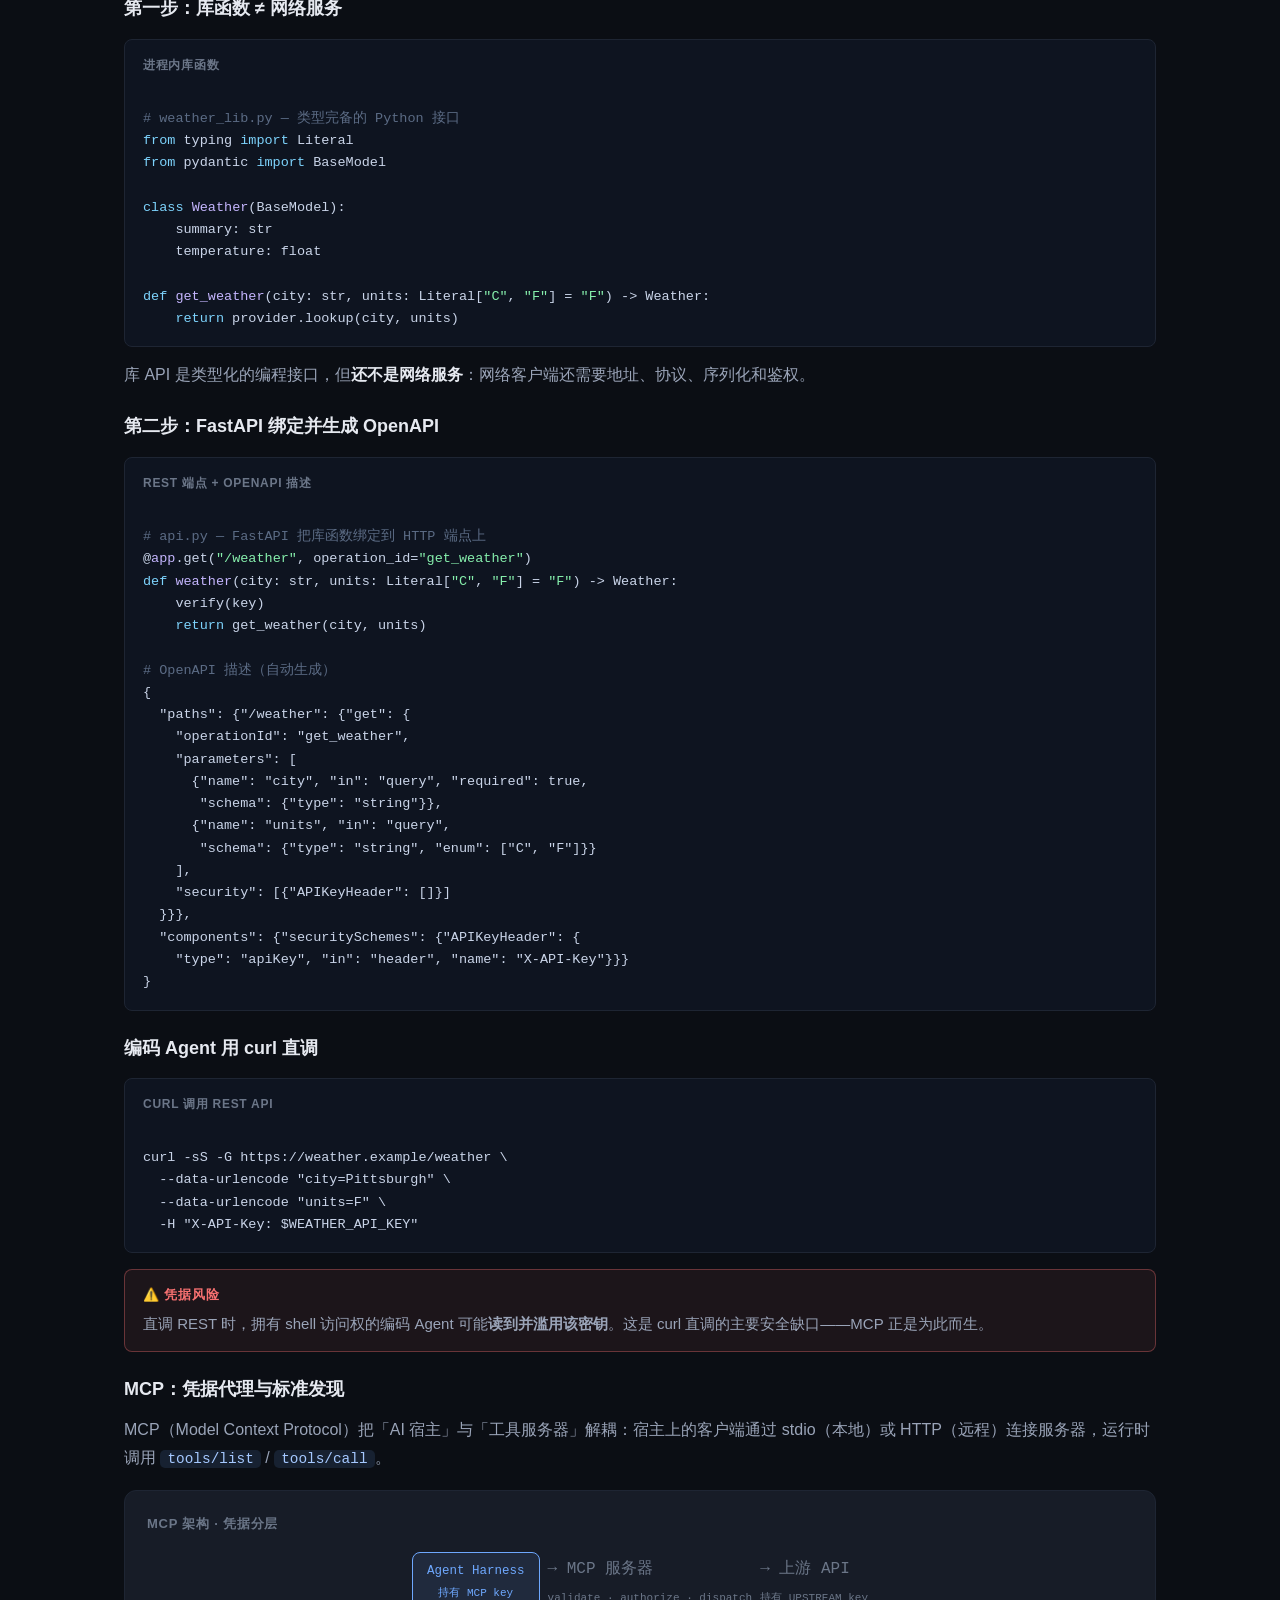
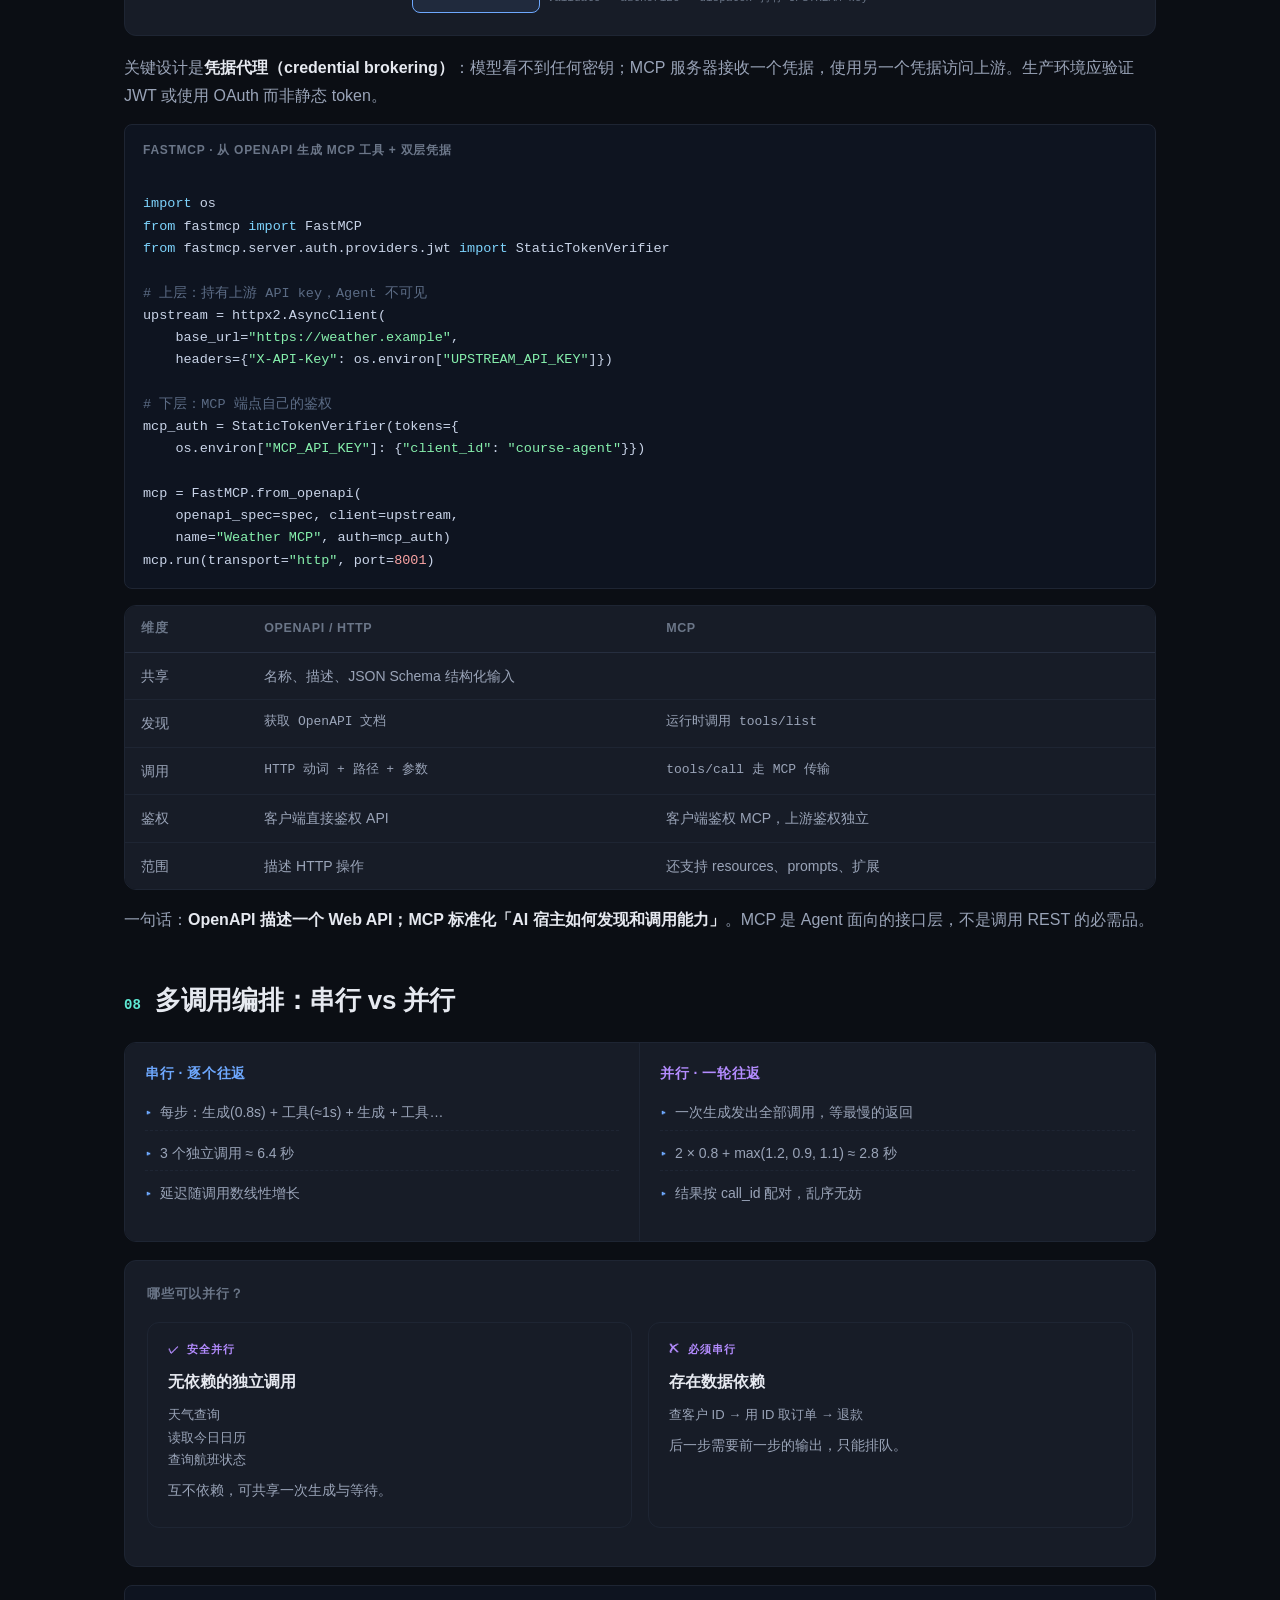
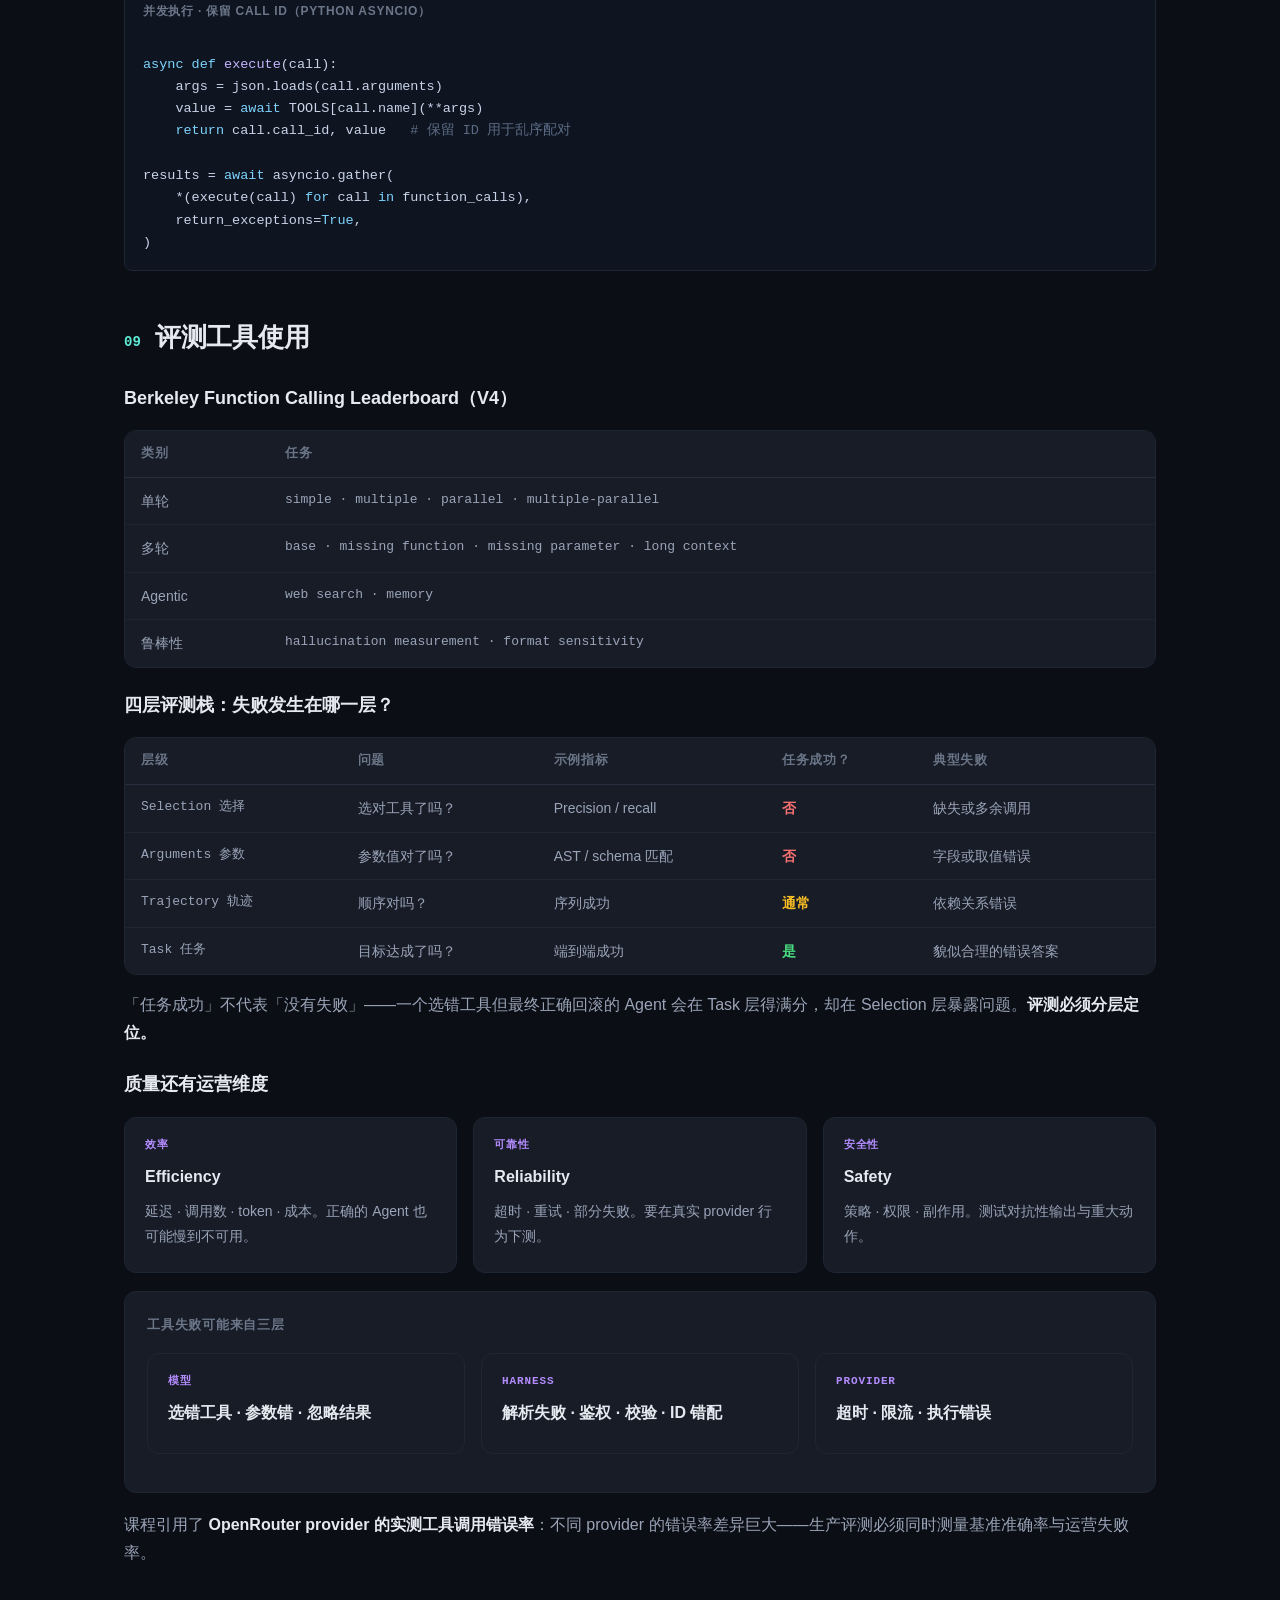
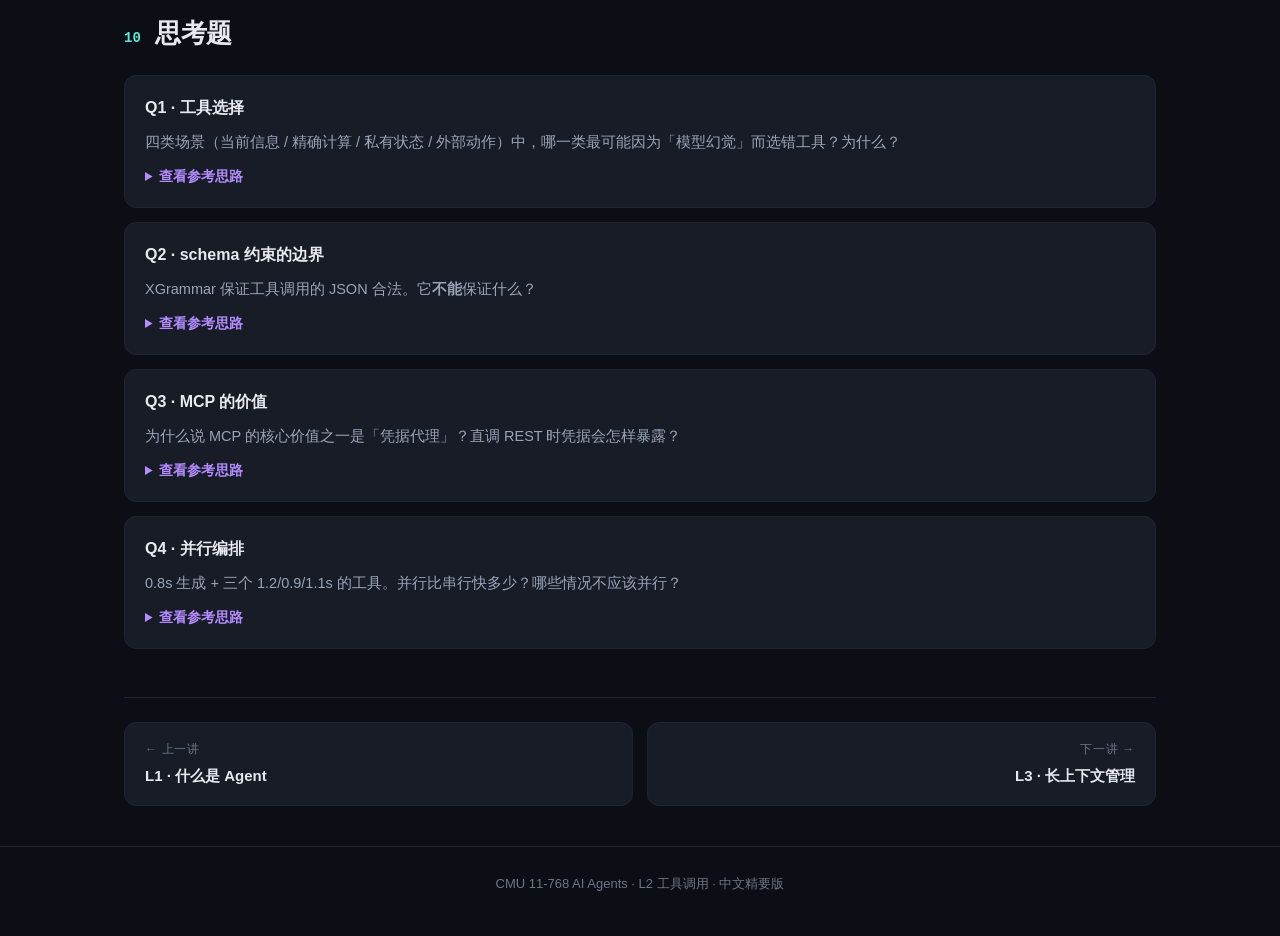
<file: lecture-02.html>
<!DOCTYPE html>
<html lang="zh-CN">
<head>
<meta charset="UTF-8">
<meta name="viewport" content="width=device-width, initial-scale=1.0">
<title>L2 · 工具调用 — CMU 11-768 AI Agents</title>
<link rel="stylesheet" href="style.css">
</head>
<body>

<nav class="topnav">
  <div class="topnav-inner">
    <a class="brand" href="index.html"><span class="badge">CMU</span>11-768 AI Agents</a>
    <div class="topnav-links">
      <a href="index.html">首页</a>
      <a href="lecture-01.html">L1</a>
      <a href="lecture-02.html" class="active">L2</a>
      <a href="lecture-03.html">L3</a>
      <a href="lecture-04.html">L4</a>
      <a href="lecture-05.html">L5</a>
      <a href="lecture-06.html">L6</a>
    </div>
  </div>
</nav>

<header class="hero">
  <div class="container">
    <span class="kicker">LECTURE 02</span>
    <h1>Agent 的工具调用<span class="en">Tool Use for Language Model Agents · Graham Neubig</span></h1>
    <p class="sub">模型如何把「预测下一个 token」变成「执行一个动作」？本讲从工具定义出发，贯穿消息协议、语法约束（XGrammar）、REST/MCP 接口、并行编排，直到完整的评测体系。</p>
    <div class="meta"><span>工具定义</span><span>JSON Schema</span><span>MCP</span><span>并行调用</span><span>评测栈</span></div>
  </div>
</header>

<main class="container">

  <div class="toc">
    <div class="toc-title">本讲目录</div>
    <ol>
      <li><a href="#s1">工具：定义与收益</a></li>
      <li><a href="#s2">场景：什么时候用工具</a></li>
      <li><a href="#s3">从「ChatGPT 的组成」看工具设计</a></li>
      <li><a href="#s4">代码作为元工具（CodeAct）</a></li>
      <li><a href="#s5">协议细节：从 Schema 到 call ID</a></li>
      <li><a href="#s6">约束解码：XGrammar 与 PDA</a></li>
      <li><a href="#s7">REST API → OpenAPI → MCP</a></li>
      <li><a href="#s8">多调用编排：串行 vs 并行</a></li>
      <li><a href="#s9">评测工具使用</a></li>
      <li><a href="#s10">思考题</a></li>
    </ol>
  </div>

  <section id="s1">
    <div class="sec-head"><span class="sec-num">01</span><h2>工具：定义与收益</h2></div>
    <p><strong>工具（Tool）是语言模型调用外部计算机程序的接口。</strong>搜索、计算器、浏览器、Python、API——模型只负责「提议」（propose），由外部软件决定是否执行、如何执行。</p>

    <div class="diagram">
      <div class="d-title">模型提议 · 外部执行</div>
      <div class="flow">
        <div class="node accent">LLM<br><span style="font-size:11px">生成工具调用声明</span></div>
        <div class="arrow">→ 提议</div>
        <div class="node">外部程序<br><span style="font-size:11px">决定是否/如何执行</span></div>
        <div class="arrow">→ 结果</div>
        <div class="node teal">模型<br><span style="font-size:11px">继续基于观测推理</span></div>
      </div>
    </div>

    <div class="grid cols-2">
      <div class="card"><div class="card-tag">Extend 扩展</div><h4>访问参数之外的世界</h4>
        <p>获取模型参数中没有的信息或动作：<strong>当前时间、私有数据、账户状态、真实世界副作用</strong>。模型不知道的，工具去拿。</p>
      </div>
      <div class="card"><div class="card-tag">Facilitate 委托</div><h4>交给更可靠的执行者</h4>
        <p>把外部程序做得<strong>更好、更可靠、更高效</strong>的操作委托出去：精确计算（计算器）、确定性代码（Python）、已授权的应用数据（API）。</p>
      </div>
    </div>

    <div class="callout warn"><div class="co-label">⚠️ 何时调用工具</div>
      只有在<strong>收益超过延迟、成本、失败率和风险</strong>时调用工具。每次调用都有真实代价：多一次网络往返、多一次失败机会、多一块攻击面。无脑调用工具是新手常见错误。</div>
  </section>

  <section id="s2">
    <div class="sec-head"><span class="sec-num">02</span><h2>场景：什么时候用工具</h2></div>
    <div class="table-wrap">
      <table>
        <thead><tr><th>需求</th><th>示例工具</th><th>收益</th></tr></thead>
        <tbody>
          <tr><td><strong>当前信息</strong> Current info</td><td class="mono">Search</td><td>新鲜证据——训练数据是过去的切片</td></tr>
          <tr><td><strong>精确计算</strong> Exact computation</td><td class="mono">Calculator / Python</td><td>可靠执行——模型算术会出错，代码不会</td></tr>
          <tr><td><strong>私有状态</strong> Private state</td><td class="mono">Account API</td><td>授权的应用数据——只有工具能访问</td></tr>
          <tr><td><strong>外部动作</strong> External action</td><td class="mono">Browser / API</td><td>改变环境——购物、邮件、部署</td></tr>
        </tbody>
      </table>
    </div>
  </section>

  <section id="s3">
    <div class="sec-head"><span class="sec-num">03</span><h2>从「ChatGPT 的组成」看工具设计</h2></div>
    <p>课程用一个思想实验开篇：<strong>如果从零构建 ChatGPT，需要哪些调用？</strong>答案是从「想要的能力」出发，为每种交互定义一个<strong>窄接口（narrow interface）</strong>：</p>

    <div class="table-wrap">
      <table>
        <thead><tr><th>能力</th><th class="mono">接口</th><th>类型</th><th>示例</th></tr></thead>
        <tbody>
          <tr><td>文本回复</td><td class="mono">finish(text)</td><td><span class="bad">控制动作</span></td><td class="mono">finish("阿克拉是加纳首都。")</td></tr>
          <tr><td>信息检索</td><td class="mono">search_web(query)</td><td><span class="good">工具</span></td><td class="mono">search_web("site:cmu.edu 今日公告")</td></tr>
          <tr><td>代码执行</td><td class="mono">execute_code(code)</td><td><span class="good">工具</span></td><td class="mono">execute_code("sum([18,23,41,54])/4")</td></tr>
          <tr><td>图像生成</td><td class="mono">generate_image(query)</td><td><span class="good">工具</span></td><td class="mono">generate_image("图书馆里看书的水彩机器人")</td></tr>
          <tr><td>应用功能</td><td class="mono">create_grocery_cart(items)</td><td><span class="good">工具</span></td><td class="mono">create_grocery_cart(["香蕉","牛奶","咖啡"])</td></tr>
        </tbody>
      </table>
    </div>

    <div class="callout key"><div class="co-label">💡 关键区分：控制动作 vs 外部工具</div>
      <span class="inline-code">finish()</span> 是 <strong>harness 控制动作</strong>（控制 Agent 循环停止），不是外部程序——它是循环的一部分，不是世界的一部分。设计工具清单时，先把「控制循环的动作」和「改变世界的工具」分开，这是 Agent 框架的架构决策起点。</div>
  </section>

  <section id="s4">
    <div class="sec-head"><span class="sec-num">04</span><h2>代码作为元工具（CodeAct）</h2></div>
    <p>除了把每个能力封装成一个窄函数，还有一种更通用的路径：<strong>把代码本身当作工具</strong>。一次动作可以包含循环、变量、库调用、多步数据操作。</p>

    <div class="compare">
      <div class="col a"><h5>窄函数工具</h5>
        <ul><li>单步、类型明确、易于验证</li><li>动作空间小，约束精确</li><li>适合低频、明确的能力暴露</li></ul>
      </div>
      <div class="col b"><h5>代码作为工具（CodeAct）</h5>
        <ul><li>组合控制流 + 库 + 多操作于一步</li><li>高表达能力（expressive）</li><li>动作空间广 → 难以约束、影响更大</li><li>需要沙箱、资源限制、权限、审计日志</li></ul>
      </div>
    </div>

    <p><strong>CodeAct（Wang et al., ICML 2024）</strong>的实证结果：在展示的 8/8 个模型中，代码工具的成功率最高；7/8 的模型用代码工具时轮次最少；扩展到全部 17 个模型，两项统计分别为 12/17。代码工具不是「锦上添花」，而是 Agent 工具调用的<strong>最佳实践基线</strong>。</p>

    <div class="callout warn"><div class="co-label">⚠️ 代码工具的代价</div>
      高功率 = 高责任：能碰文件、网络、进程。必须用<strong>沙箱隔离、资源限额、权限控制和审计日志</strong>兜底。这正是 Hermes/OpenHands 等框架把 shell 放进 Docker 沙箱的原因。</div>
  </section>

  <section id="s5">
    <div class="sec-head"><span class="sec-num">05</span><h2>协议细节：从 Schema 到 call ID</h2></div>
    <h3>工具调用即 token</h3>
    <p>工具调用就是一次<strong>特殊的文本续写</strong>：文本续写输出 "The weather is sunny."，工具续写输出一个工具调用块。模型请求动作，harness 执行它。</p>

    <h3>消息 → 输入序列 → 模型可见</h3>
    <p>API 的消息（system/user/assistant/tool）通过 chat template 序列化成模型的一个输入序列。角色是 API 层的组织方式，template 决定模型实际看到的字节。</p>

    <div class="code"><span class="c-title">Qwen 输入序列示例（chat template 展开）</span>
&lt;|im_start|&gt;system
Be concise.&lt;|im_end|&gt;
&lt;|im_start|&gt;user
Weather in Pittsburgh?&lt;|im_end|&gt;
&lt;|im_start|&gt;assistant
I need current data.&lt;|im_end|&gt;
</div>

    <h3>统一 Schema，模型专属协议</h3>
    <p>同一个工具定义（JSON Schema），不同模型用不同的序列化协议表达。这一点对 Agent 框架设计极其重要：<strong>工具层必须做模型适配层</strong>。课程展示了三种实例：Qwen 用函数+参数标签、Mistral 用控制 token + call ID、DeepSeek 用函数调用标记块（DSML）——<strong>一个 Schema，多种模型专属的序列化与解析</strong>。</p>

    <div class="code"><span class="c-title">工具定义（统一 Schema）→ API 请求</span>
<span class="cm"># 工具定义</span>
{
  "type": "function",
  "function": {
    "name": "get_weather",
    "parameters": {
      "type": "object",
      "properties": {"city": {"type": "string"}},
      "required": ["city"]
    }
  }
}

<span class="cm"># API 请求：harness 同时发送消息与工具 Schema</span>
response = client.chat.completions.create(
    model=model,
    messages=messages,
    tools=[weather_tool],
)
</div>

    <h3>OpenHands 的派发管道</h3>
    <div class="diagram">
      <div class="d-title">OpenHands dispatch · 注册 → 解析 → 查找 → 校验 → 执行 → 返回</div>
      <div class="flow">
        <div class="node small">注册<br><span style="font-size:10px">ToolSpec → resolve_tool</span></div>
        <div class="arrow">→</div>
        <div class="node small">解析<br><span style="font-size:10px">{name, args}</span></div>
        <div class="arrow">→</div>
        <div class="node small">查找<br><span style="font-size:10px">tools_map[name]</span></div>
        <div class="arrow">→</div>
        <div class="node small">校验<br><span style="font-size:10px">action_from_arguments</span></div>
        <div class="arrow">→</div>
        <div class="node small">执行<br><span style="font-size:10px">executor(action)</span></div>
        <div class="arrow">→</div>
        <div class="node small teal">返回<br><span style="font-size:10px">ObservationEvent(call_id)</span></div>
      </div>
    </div>

    <h3>结果按 call ID 匹配</h3>
    <p>模型的工具调用带唯一 <span class="inline-code">id</span>（如 <span class="inline-code">call_123</span>），工具结果消息通过 <span class="inline-code">tool_call_id</span> 回指。这个设计让<strong>并行调用也能正确配对</strong>。</p>

    <div class="code"><span class="c-title">调用 ↔ 结果 · 按 ID 匹配</span>
<span class="cm"># assistant 消息中的工具调用</span>
{"id": "call_123", "name": "get_weather",
 "arguments": {"city": "Pittsburgh"}}

<span class="cm"># 工具结果消息</span>
{"role": "tool", "tool_call_id": "call_123",
 "content": "72°F · sunny"}
</div>
  </section>

  <section id="s6">
    <div class="sec-head"><span class="sec-num">06</span><h2>约束解码：XGrammar 与 PDA</h2></div>
    <p>模型可能输出<strong>格式错误的工具调用</strong>（少了右括号、字段类型错）。约束手段分四层，全部保证「形式」而非「真实」：</p>

    <div class="table-wrap">
      <table>
        <thead><tr><th>约束层</th><th>含义</th><th>示例</th></tr></thead>
        <tbody>
          <tr><td class="mono">Syntax</td><td>合法 JSON</td><td class="mono">{"city": "Pittsburgh"}</td></tr>
          <tr><td class="mono">Shape</td><td>期望的字段</td><td class="mono">必须有 arguments 对象</td></tr>
          <tr><td class="mono">Types</td><td>字段类型正确</td><td class="mono">city 是 string</td></tr>
          <tr><td class="mono">Values</td><td>取值受限</td><td class="mono">units ∈ {C, F}</td></tr>
        </tbody>
      </table>
    </div>

    <h3>JSON Schema：描述与校验</h3>
    <div class="code"><span class="c-title">JSON Schema 示例</span>
{
  "type": "object",
  "properties": {
    "city":  {"type": "string"},
    "units": {"enum": ["C", "F"]}
  },
  "required": ["city"],
  "additionalProperties": false
}
</div>

    <h3>XGrammar：在 token 层面做语法遮罩</h3>
    <p>光校验不够——最好<strong>别让模型生成非法 token</strong>。XGrammar（Dong et al., MLSys 2025）把 JSON Schema 编译成<strong>字节级下推自动机（PDA）</strong>，在解码的每一步检查候选 token 是否合法，非法 token 直接遮罩。</p>

    <div class="diagram">
      <div class="d-title">PDA 的三要素</div>
      <div class="grid cols-3">
        <div class="card"><div class="card-tag">有限控制</div><h4>expect value → …</h4><p>记录当前处于语法规则的哪个位置（期望值、期望分隔符……）。</p></div>
        <div class="card"><div class="card-tag">栈记忆</div><h4>{ push 对象 … } pop</h4><p>压栈/弹栈记住任意深度的嵌套：对象里开了数组，弹栈时回到对象规则。</p></div>
        <div class="card"><div class="card-tag">字节级</div><h4>越过 token 边界</h4><p>一个 token 可能跨多个语法终结符，所以校验必须发生在 tokenization 之下、按字节推进。</p></div>
      </div>
    </div>

    <div class="code"><span class="c-title">XGrammar 解码 · 4 步遮罩流程</span>
<span class="nu">1</span> · 解析前缀：在已生成的字节上推进持久 PDA 栈
<span class="nu">2</span> · 获取缓存：栈顶节点索引「上下文无关 token」的预计算合法性
<span class="nu">3</span> · 检查少数派：对依赖上下文的候选 token，用完整栈校验
<span class="nu">4</span> · 遮罩继续：合并决策 → 遮罩 logits → 采样 → 更新 PDA 栈
</div>

    <div class="callout key"><div class="co-label">💡 提速来源</div>
      XGrammar 的速度来自三件事：<strong>缓存</strong>（大部分 token 的合法性可预计算复用）、<strong>持久栈</strong>（支持分支）、<strong>CPU/GPU 重叠</strong>（掩码计算与推理并行）。实际中语法约束的解码开销可以被压到接近无损。</div>
  </section>

  <section id="s7">
    <div class="sec-head"><span class="sec-num">07</span><h2>REST API → OpenAPI → MCP</h2></div>
    <p>工具从「进程内函数」到「Agent 可调用的网络服务」，经历了一条经典链路：</p>

    <div class="diagram">
      <div class="d-title">三层暴露路径</div>
      <div class="flow">
        <div class="node">库函数<br><span style="font-size:11px">进程内 · 不可远程调用</span></div>
        <div class="arrow">→ FastAPI</div>
        <div class="node">REST API<br><span style="font-size:11px">HTTP + 鉴权头</span></div>
        <div class="arrow">→ 自动生成</div>
        <div class="node">OpenAPI 文档<br><span style="font-size:11px">机器可读描述</span></div>
        <div class="arrow">→ 两种消费</div>
        <div class="node">curl 直调</div>
        <div class="node accent">MCP 服务器</div>
      </div>
    </div>

    <h3>第一步：库函数 ≠ 网络服务</h3>
    <div class="code"><span class="c-title">进程内库函数</span>
<span class="cm"># weather_lib.py — 类型完备的 Python 接口</span>
<span class="kw">from</span> typing <span class="kw">import</span> Literal
<span class="kw">from</span> pydantic <span class="kw">import</span> BaseModel

<span class="kw">class</span> <span class="fn">Weather</span>(BaseModel):
    summary: str
    temperature: float

<span class="kw">def</span> <span class="fn">get_weather</span>(city: str, units: Literal[<span class="st">"C"</span>, <span class="st">"F"</span>] = <span class="st">"F"</span>) -> Weather:
    <span class="kw">return</span> provider.lookup(city, units)
</div>
<p>库 API 是类型化的编程接口，但<strong>还不是网络服务</strong>：网络客户端还需要地址、协议、序列化和鉴权。</p>

    <h3>第二步：FastAPI 绑定并生成 OpenAPI</h3>
    <div class="code"><span class="c-title">REST 端点 + OpenAPI 描述</span>
<span class="cm"># api.py — FastAPI 把库函数绑定到 HTTP 端点上</span>
@<span class="fn">app</span>.get(<span class="st">"/weather"</span>, operation_id=<span class="st">"get_weather"</span>)
<span class="kw">def</span> <span class="fn">weather</span>(city: str, units: Literal[<span class="st">"C"</span>, <span class="st">"F"</span>] = <span class="st">"F"</span>) -> Weather:
    verify(key)
    <span class="kw">return</span> get_weather(city, units)

<span class="cm"># OpenAPI 描述（自动生成）</span>
{
  "paths": {"/weather": {"get": {
    "operationId": "get_weather",
    "parameters": [
      {"name": "city", "in": "query", "required": true,
       "schema": {"type": "string"}},
      {"name": "units", "in": "query",
       "schema": {"type": "string", "enum": ["C", "F"]}}
    ],
    "security": [{"APIKeyHeader": []}]
  }}},
  "components": {"securitySchemes": {"APIKeyHeader": {
    "type": "apiKey", "in": "header", "name": "X-API-Key"}}}
}
</div>

    <h3>编码 Agent 用 curl 直调</h3>
    <div class="code"><span class="c-title">curl 调用 REST API</span>
curl -sS -G https://weather.example/weather \
  --data-urlencode "city=Pittsburgh" \
  --data-urlencode "units=F" \
  -H "X-API-Key: $WEATHER_API_KEY"
</div>
    <div class="callout danger"><div class="co-label">⚠️ 凭据风险</div>
      直调 REST 时，拥有 shell 访问权的编码 Agent 可能<strong>读到并滥用该密钥</strong>。这是 curl 直调的主要安全缺口——MCP 正是为此而生。</div>

    <h3>MCP：凭据代理与标准发现</h3>
    <p>MCP（Model Context Protocol）把「AI 宿主」与「工具服务器」解耦：宿主上的客户端通过 stdio（本地）或 HTTP（远程）连接服务器，运行时调用 <span class="inline-code">tools/list</span> / <span class="inline-code">tools/call</span>。</p>

    <div class="diagram">
      <div class="d-title">MCP 架构 · 凭据分层</div>
      <div class="flow">
        <div class="node accent">Agent Harness<br><span style="font-size:11px">持有 MCP key</span></div>
        <div class="arrow">→ MCP 服务器<br><span style="font-size:11px">validate · authorize · dispatch</span></div>
        <div class="arrow">→ 上游 API<br><span style="font-size:11px">持有 UPSTREAM key</span></div>
      </div>
    </div>
    <p>关键设计是<strong>凭据代理（credential brokering）</strong>：模型看不到任何密钥；MCP 服务器接收一个凭据，使用另一个凭据访问上游。生产环境应验证 JWT 或使用 OAuth 而非静态 token。</p>

    <div class="code"><span class="c-title">FastMCP · 从 OpenAPI 生成 MCP 工具 + 双层凭据</span>
<span class="kw">import</span> os
<span class="kw">from</span> fastmcp <span class="kw">import</span> FastMCP
<span class="kw">from</span> fastmcp.server.auth.providers.jwt <span class="kw">import</span> StaticTokenVerifier

<span class="cm"># 上层：持有上游 API key，Agent 不可见</span>
upstream = httpx2.AsyncClient(
    base_url=<span class="st">"https://weather.example"</span>,
    headers={<span class="st">"X-API-Key"</span>: os.environ[<span class="st">"UPSTREAM_API_KEY"</span>]})

<span class="cm"># 下层：MCP 端点自己的鉴权</span>
mcp_auth = StaticTokenVerifier(tokens={
    os.environ[<span class="st">"MCP_API_KEY"</span>]: {<span class="st">"client_id"</span>: <span class="st">"course-agent"</span>}})

mcp = FastMCP.from_openapi(
    openapi_spec=spec, client=upstream,
    name=<span class="st">"Weather MCP"</span>, auth=mcp_auth)
mcp.run(transport=<span class="st">"http"</span>, port=<span class="nu">8001</span>)
</div>

    <div class="table-wrap">
      <table>
        <thead><tr><th>维度</th><th>OpenAPI / HTTP</th><th>MCP</th></tr></thead>
        <tbody>
          <tr><td>共享</td><td colspan="2">名称、描述、JSON Schema 结构化输入</td></tr>
          <tr><td>发现</td><td class="mono">获取 OpenAPI 文档</td><td class="mono">运行时调用 tools/list</td></tr>
          <tr><td>调用</td><td class="mono">HTTP 动词 + 路径 + 参数</td><td class="mono">tools/call 走 MCP 传输</td></tr>
          <tr><td>鉴权</td><td>客户端直接鉴权 API</td><td>客户端鉴权 MCP，上游鉴权独立</td></tr>
          <tr><td>范围</td><td>描述 HTTP 操作</td><td>还支持 resources、prompts、扩展</td></tr>
        </tbody>
      </table>
    </div>
    <p>一句话：<strong>OpenAPI 描述一个 Web API；MCP 标准化「AI 宿主如何发现和调用能力」</strong>。MCP 是 Agent 面向的接口层，不是调用 REST 的必需品。</p>
  </section>

  <section id="s8">
    <div class="sec-head"><span class="sec-num">08</span><h2>多调用编排：串行 vs 并行</h2></div>

    <div class="compare">
      <div class="col a"><h5>串行 · 逐个往返</h5>
        <ul><li>每步：生成(0.8s) + 工具(≈1s) + 生成 + 工具…</li><li>3 个独立调用 ≈ 6.4 秒</li><li>延迟随调用数线性增长</li></ul>
      </div>
      <div class="col b"><h5>并行 · 一轮往返</h5>
        <ul><li>一次生成发出全部调用，等最慢的返回</li><li>2 × 0.8 + max(1.2, 0.9, 1.1) ≈ 2.8 秒</li><li>结果按 call_id 配对，乱序无妨</li></ul>
      </div>
    </div>

    <div class="diagram">
      <div class="d-title">哪些可以并行？</div>
      <div class="grid cols-2">
        <div class="card"><div class="card-tag">✓ 安全并行</div><h4>无依赖的独立调用</h4>
          <p class="mono" style="font-size:13px">天气查询<br>读取今日日历<br>查询航班状态</p>
          <p>互不依赖，可共享一次生成与等待。</p>
        </div>
        <div class="card"><div class="card-tag">✗ 必须串行</div><h4>存在数据依赖</h4>
          <p class="mono" style="font-size:13px">查客户 ID → 用 ID 取订单 → 退款</p>
          <p>后一步需要前一步的输出，只能排队。</p>
        </div>
      </div>
    </div>

    <div class="code"><span class="c-title">并发执行 · 保留 call ID（Python asyncio）</span>
<span class="kw">async def</span> <span class="fn">execute</span>(call):
    args = json.loads(call.arguments)
    value = <span class="kw">await</span> TOOLS[call.name](**args)
    <span class="kw">return</span> call.call_id, value   <span class="cm"># 保留 ID 用于乱序配对</span>

results = <span class="kw">await</span> asyncio.gather(
    *(execute(call) <span class="kw">for</span> call <span class="kw">in</span> function_calls),
    return_exceptions=<span class="kw">True</span>,
)
</div>
  </section>

  <section id="s9">
    <div class="sec-head"><span class="sec-num">09</span><h2>评测工具使用</h2></div>
    <h3>Berkeley Function Calling Leaderboard（V4）</h3>
    <div class="table-wrap">
      <table>
        <thead><tr><th>类别</th><th>任务</th></tr></thead>
        <tbody>
          <tr><td>单轮</td><td class="mono">simple · multiple · parallel · multiple-parallel</td></tr>
          <tr><td>多轮</td><td class="mono">base · missing function · missing parameter · long context</td></tr>
          <tr><td>Agentic</td><td class="mono">web search · memory</td></tr>
          <tr><td>鲁棒性</td><td class="mono">hallucination measurement · format sensitivity</td></tr>
        </tbody>
      </table>
    </div>

    <h3>四层评测栈：失败发生在哪一层？</h3>
    <div class="table-wrap">
      <table>
        <thead><tr><th>层级</th><th>问题</th><th>示例指标</th><th>任务成功？</th><th>典型失败</th></tr></thead>
        <tbody>
          <tr><td class="mono">Selection 选择</td><td>选对工具了吗？</td><td>Precision / recall</td><td><span class="bad">否</span></td><td>缺失或多余调用</td></tr>
          <tr><td class="mono">Arguments 参数</td><td>参数值对了吗？</td><td>AST / schema 匹配</td><td><span class="bad">否</span></td><td>字段或取值错误</td></tr>
          <tr><td class="mono">Trajectory 轨迹</td><td>顺序对吗？</td><td>序列成功</td><td><span class="mid">通常</span></td><td>依赖关系错误</td></tr>
          <tr><td class="mono">Task 任务</td><td>目标达成了吗？</td><td>端到端成功</td><td><span class="good">是</span></td><td>貌似合理的错误答案</td></tr>
        </tbody>
      </table>
    </div>
    <p>「任务成功」不代表「没有失败」——一个选错工具但最终正确回滚的 Agent 会在 Task 层得满分，却在 Selection 层暴露问题。<strong>评测必须分层定位。</strong></p>

    <h3>质量还有运营维度</h3>
    <div class="grid cols-3">
      <div class="card"><div class="card-tag">效率</div><h4>Efficiency</h4><p>延迟 · 调用数 · token · 成本。正确的 Agent 也可能慢到不可用。</p></div>
      <div class="card"><div class="card-tag">可靠性</div><h4>Reliability</h4><p>超时 · 重试 · 部分失败。要在真实 provider 行为下测。</p></div>
      <div class="card"><div class="card-tag">安全性</div><h4>Safety</h4><p>策略 · 权限 · 副作用。测试对抗性输出与重大动作。</p></div>
    </div>

    <div class="diagram">
      <div class="d-title">工具失败可能来自三层</div>
      <div class="grid cols-3">
        <div class="card"><div class="card-tag">模型</div><h4>选错工具 · 参数错 · 忽略结果</h4></div>
        <div class="card"><div class="card-tag">Harness</div><h4>解析失败 · 鉴权 · 校验 · ID 错配</h4></div>
        <div class="card"><div class="card-tag">Provider</div><h4>超时 · 限流 · 执行错误</h4></div>
      </div>
    </div>
    <p>课程引用了 <strong>OpenRouter provider 的实测工具调用错误率</strong>：不同 provider 的错误率差异巨大——生产评测必须同时测量基准准确率与运营失败率。</p>
  </section>

  <section id="s10">
    <div class="sec-head"><span class="sec-num">10</span><h2>思考题</h2></div>
    <div class="quiz">
      <div class="q"><div class="q-title">Q1 · 工具选择</div>
        <div class="q-body">四类场景（当前信息 / 精确计算 / 私有状态 / 外部动作）中，哪一类最可能因为「模型幻觉」而选错工具？为什么？</div>
        <details><summary>查看参考思路</summary><div class="answer">外部动作类风险最高：一次错误调用会产生真实副作用（下单、发信、部署）。因此这类工具应有最高级别的人类审批与权限控制。</div></details>
      </div>
      <div class="q"><div class="q-title">Q2 · schema 约束的边界</div>
        <div class="q-body">XGrammar 保证工具调用的 JSON 合法。它<strong>不能</strong>保证什么？</div>
        <details><summary>查看参考思路</summary><div class="answer">只保证形式：不保证语义正确（参数值是否符合业务逻辑）、不保证权限、不保证选对工具、不保证任务成功。这些需要评测与运行时校验。</div></details>
      </div>
      <div class="q"><div class="q-title">Q3 · MCP 的价值</div>
        <div class="q-body">为什么说 MCP 的核心价值之一是「凭据代理」？直调 REST 时凭据会怎样暴露？</div>
        <details><summary>查看参考思路</summary><div class="answer">直调时 API 密钥会出现在 Agent 的 shell 环境里，可被读取/复用；MCP 服务器持有上游密钥，Agent 只持 MCP 自己的凭据，模型两者都看不到——最小权限原则。</div></details>
      </div>
      <div class="q"><div class="q-title">Q4 · 并行编排</div>
        <div class="q-body">0.8s 生成 + 三个 1.2/0.9/1.1s 的工具。并行比串行快多少？哪些情况不应该并行？</div>
        <details><summary>查看参考思路</summary><div class="answer">串行 ≈ 6.4s，并行 ≈ 2.8s（2×0.8 + max）。有数据依赖的调用、共享可变状态的调用、或需要严格顺序的审计场景不应并行。</div></details>
      </div>
    </div>
  </section>

</main>

<div class="container">
  <nav class="pagenav">
    <a href="lecture-01.html"><div class="pn-dir">← 上一讲</div><div class="pn-title">L1 · 什么是 Agent</div></a>
    <a class="next" href="lecture-03.html"><div class="pn-dir">下一讲 →</div><div class="pn-title">L3 · 长上下文管理</div></a>
  </nav>
</div>

<footer class="site-footer">
  <div class="container"><p>CMU 11-768 AI Agents · L2 工具调用 · 中文精要版</p></div>
</footer>

</body>
</html>
</file>
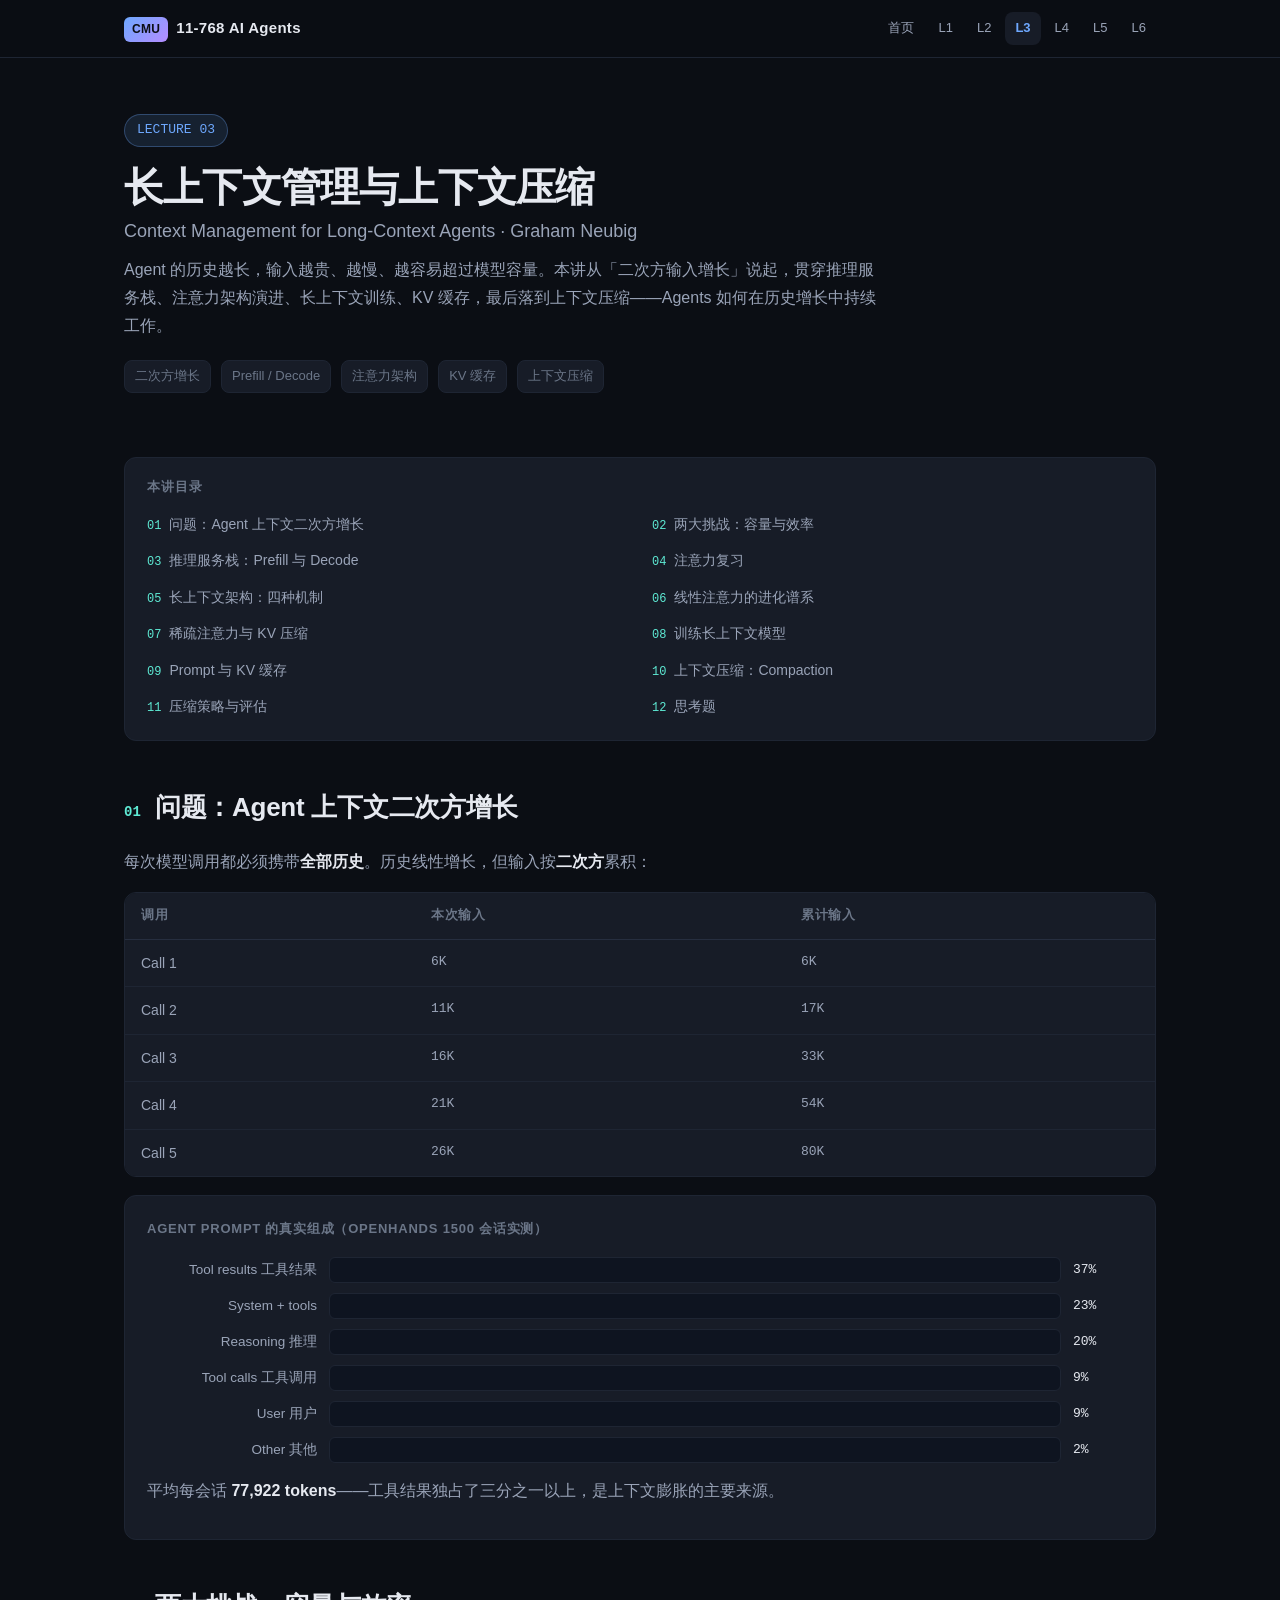
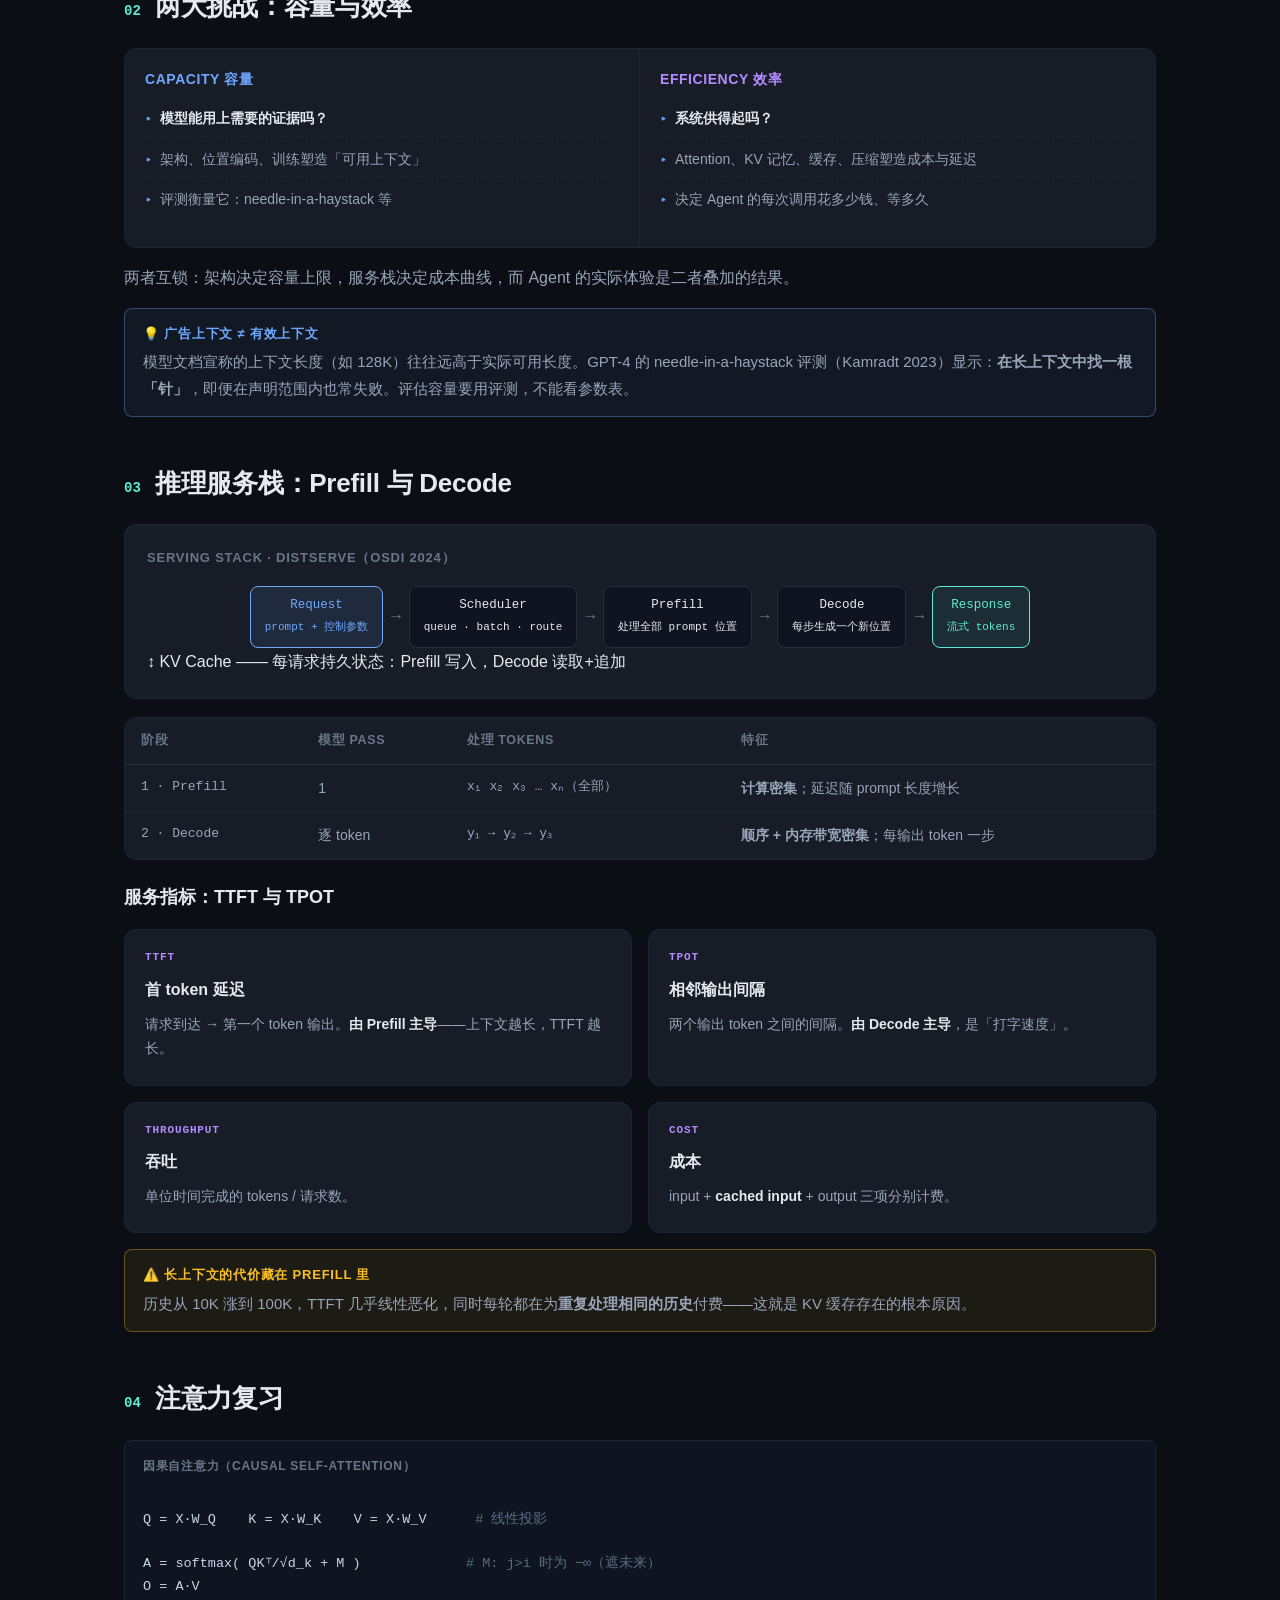
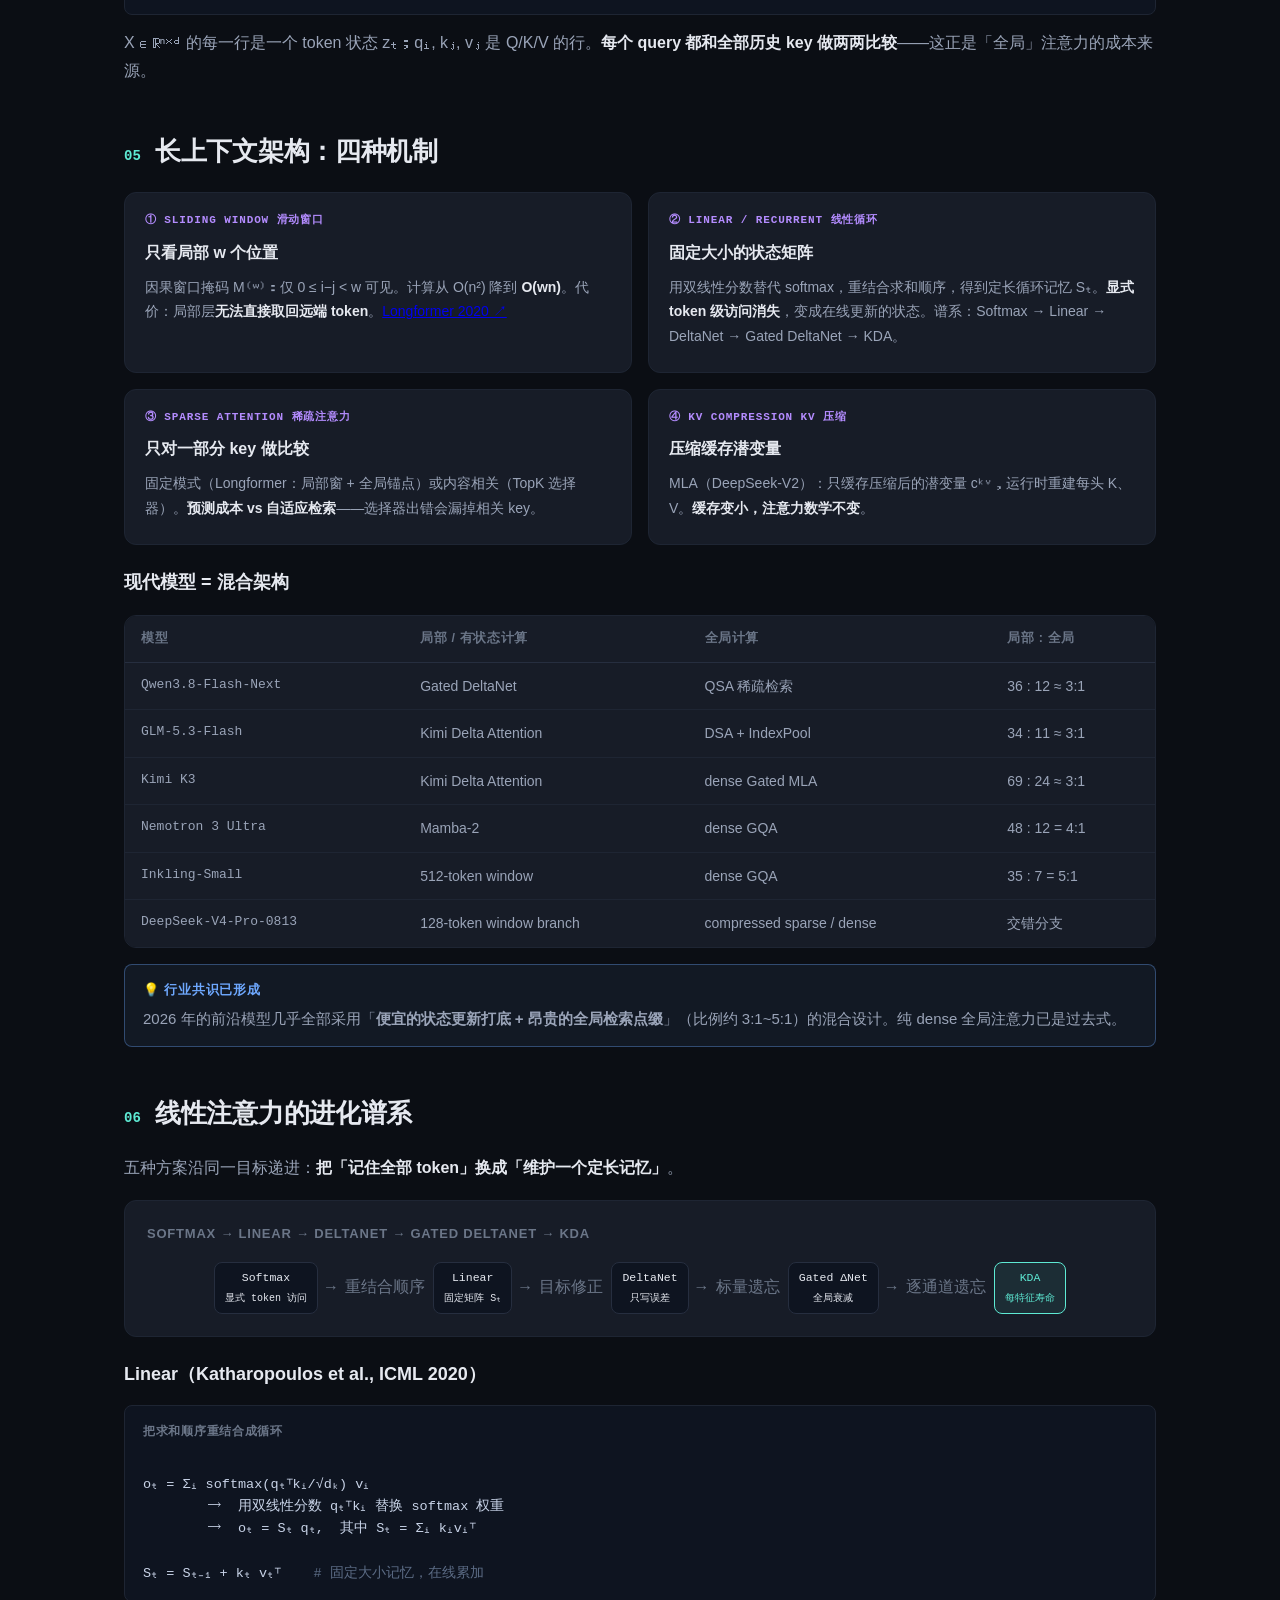
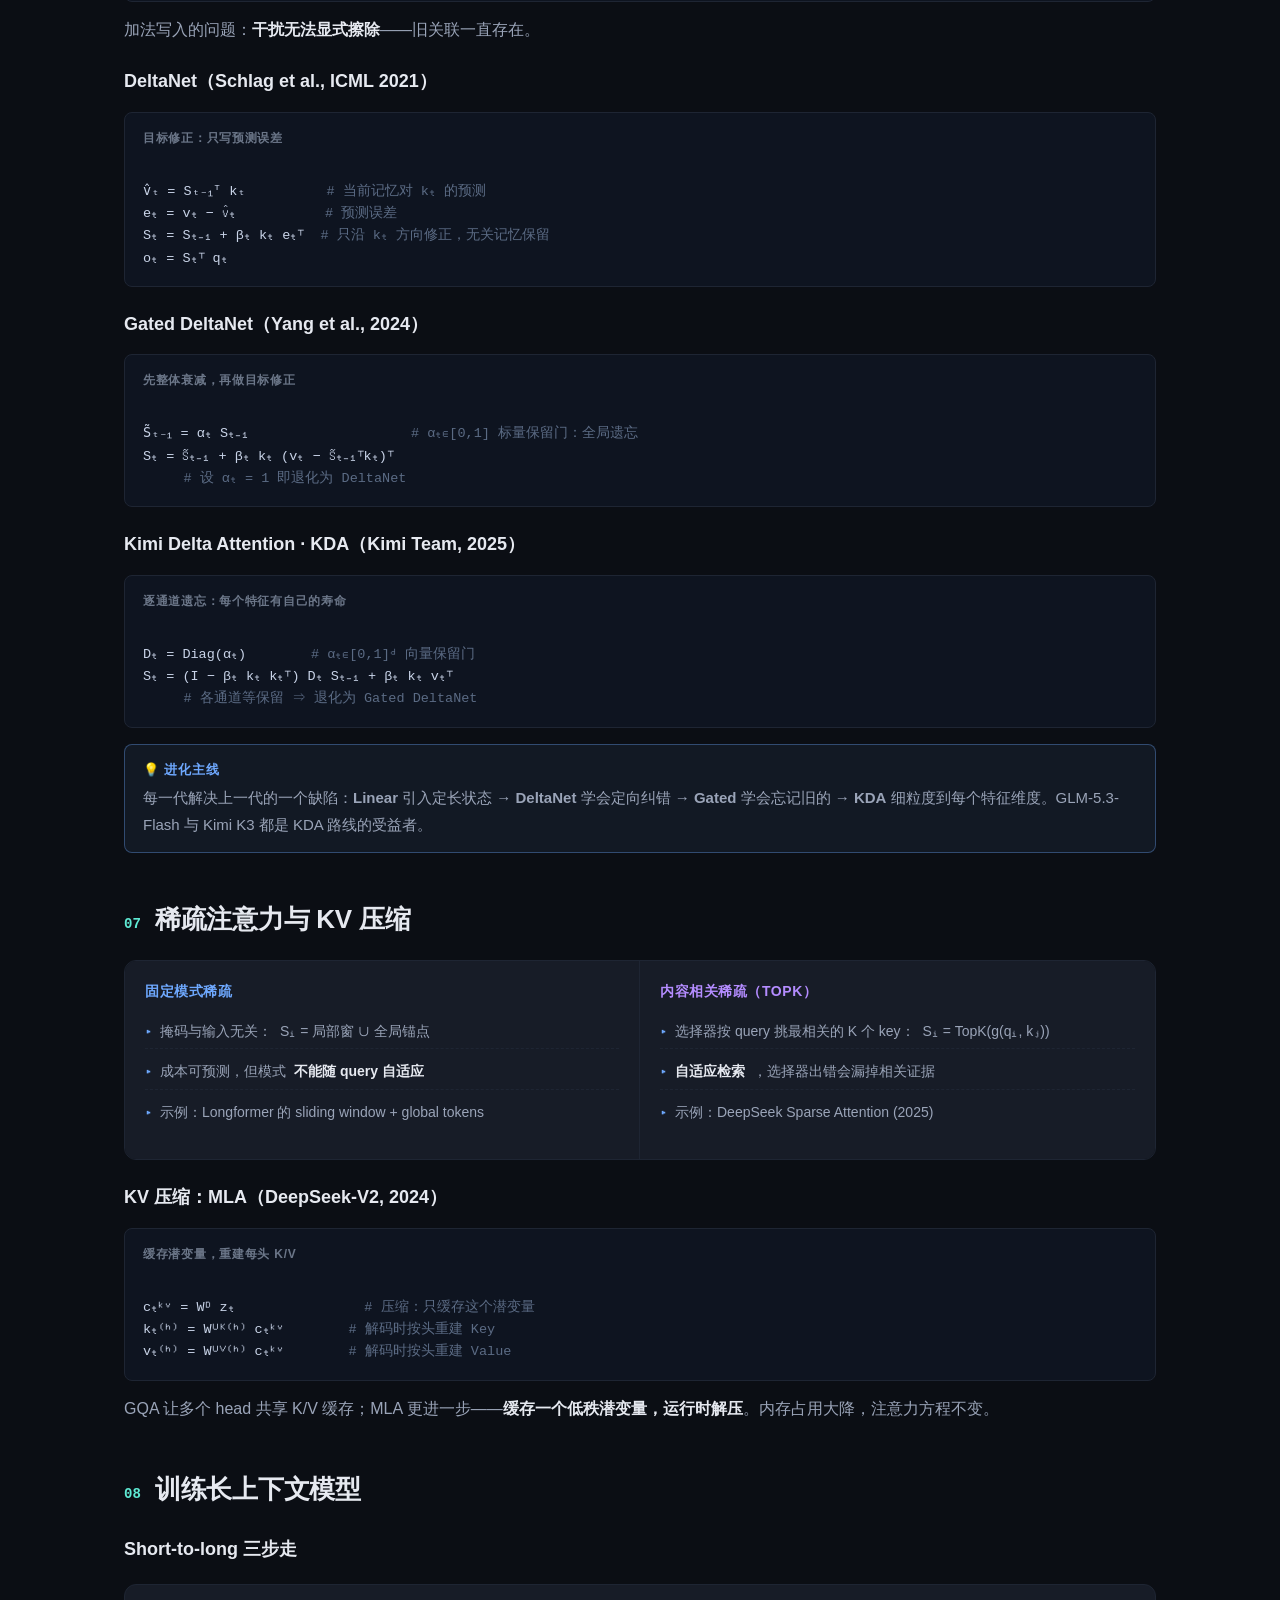
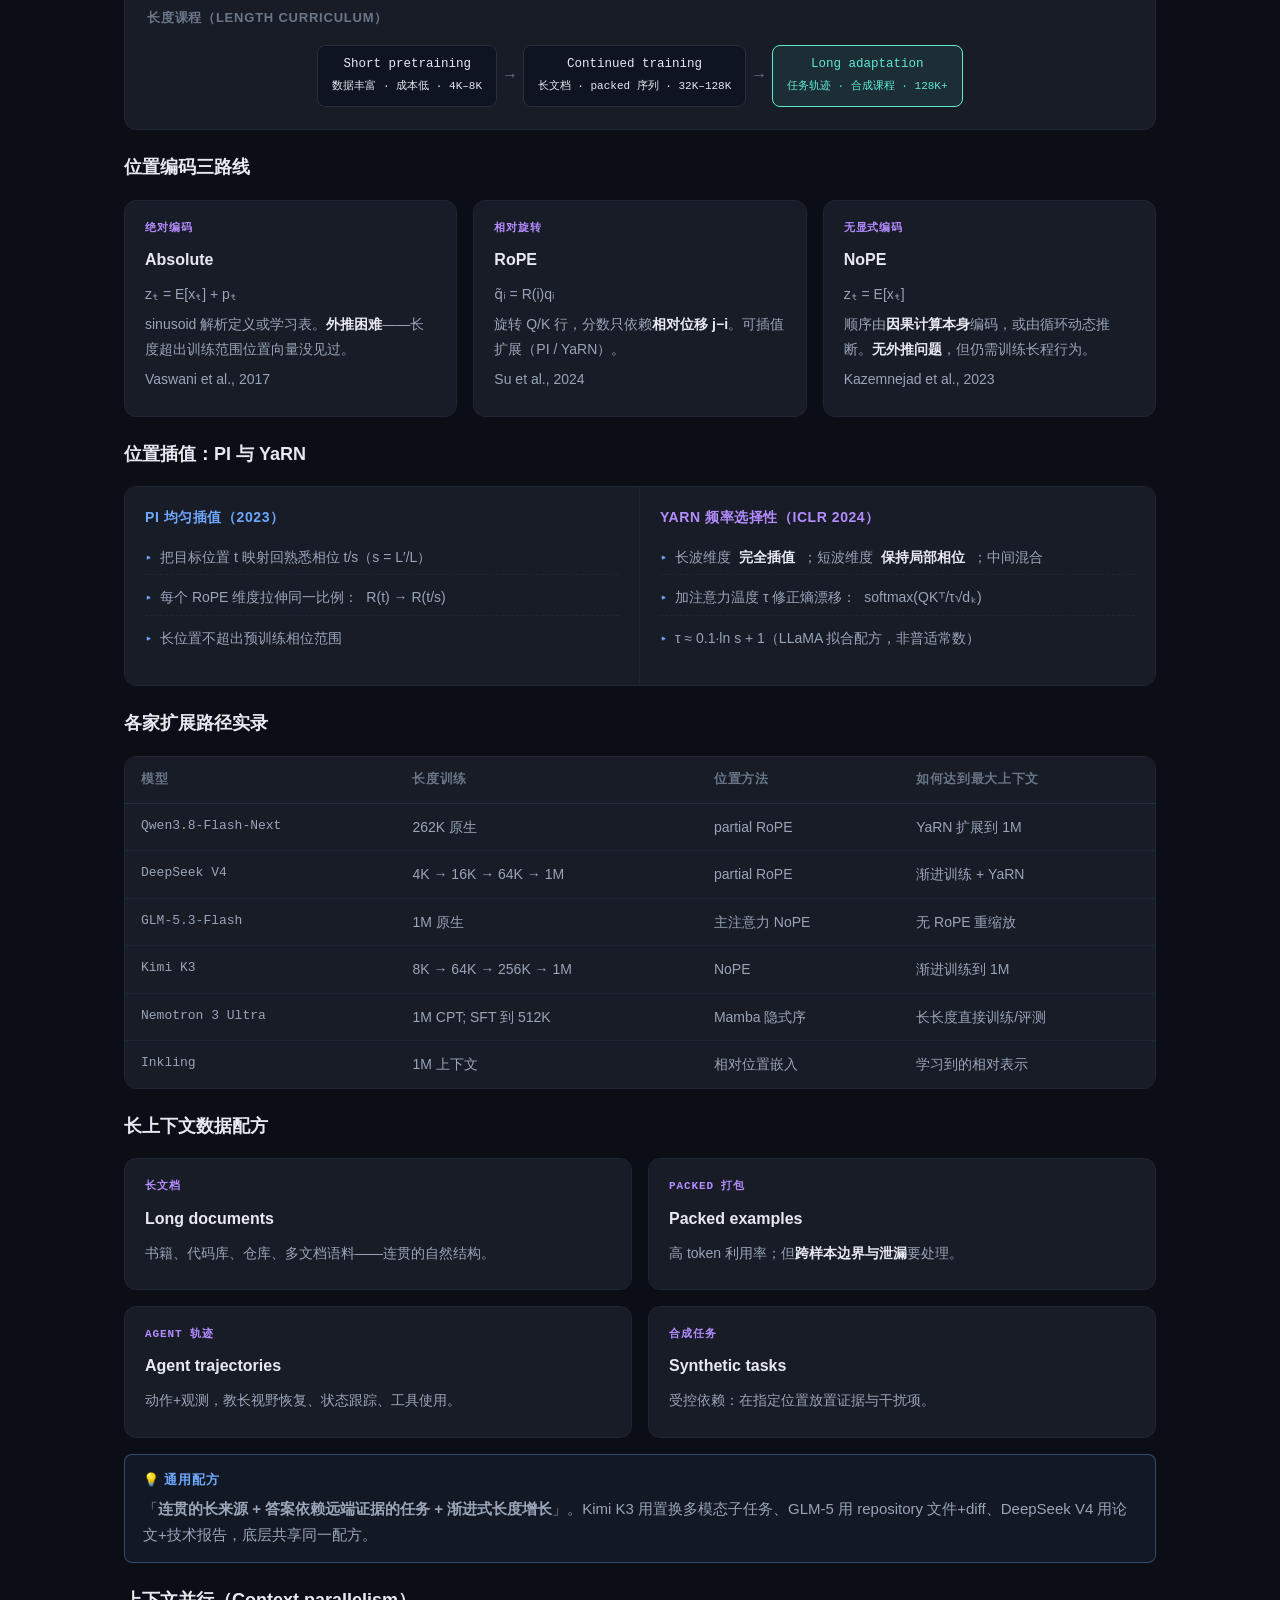
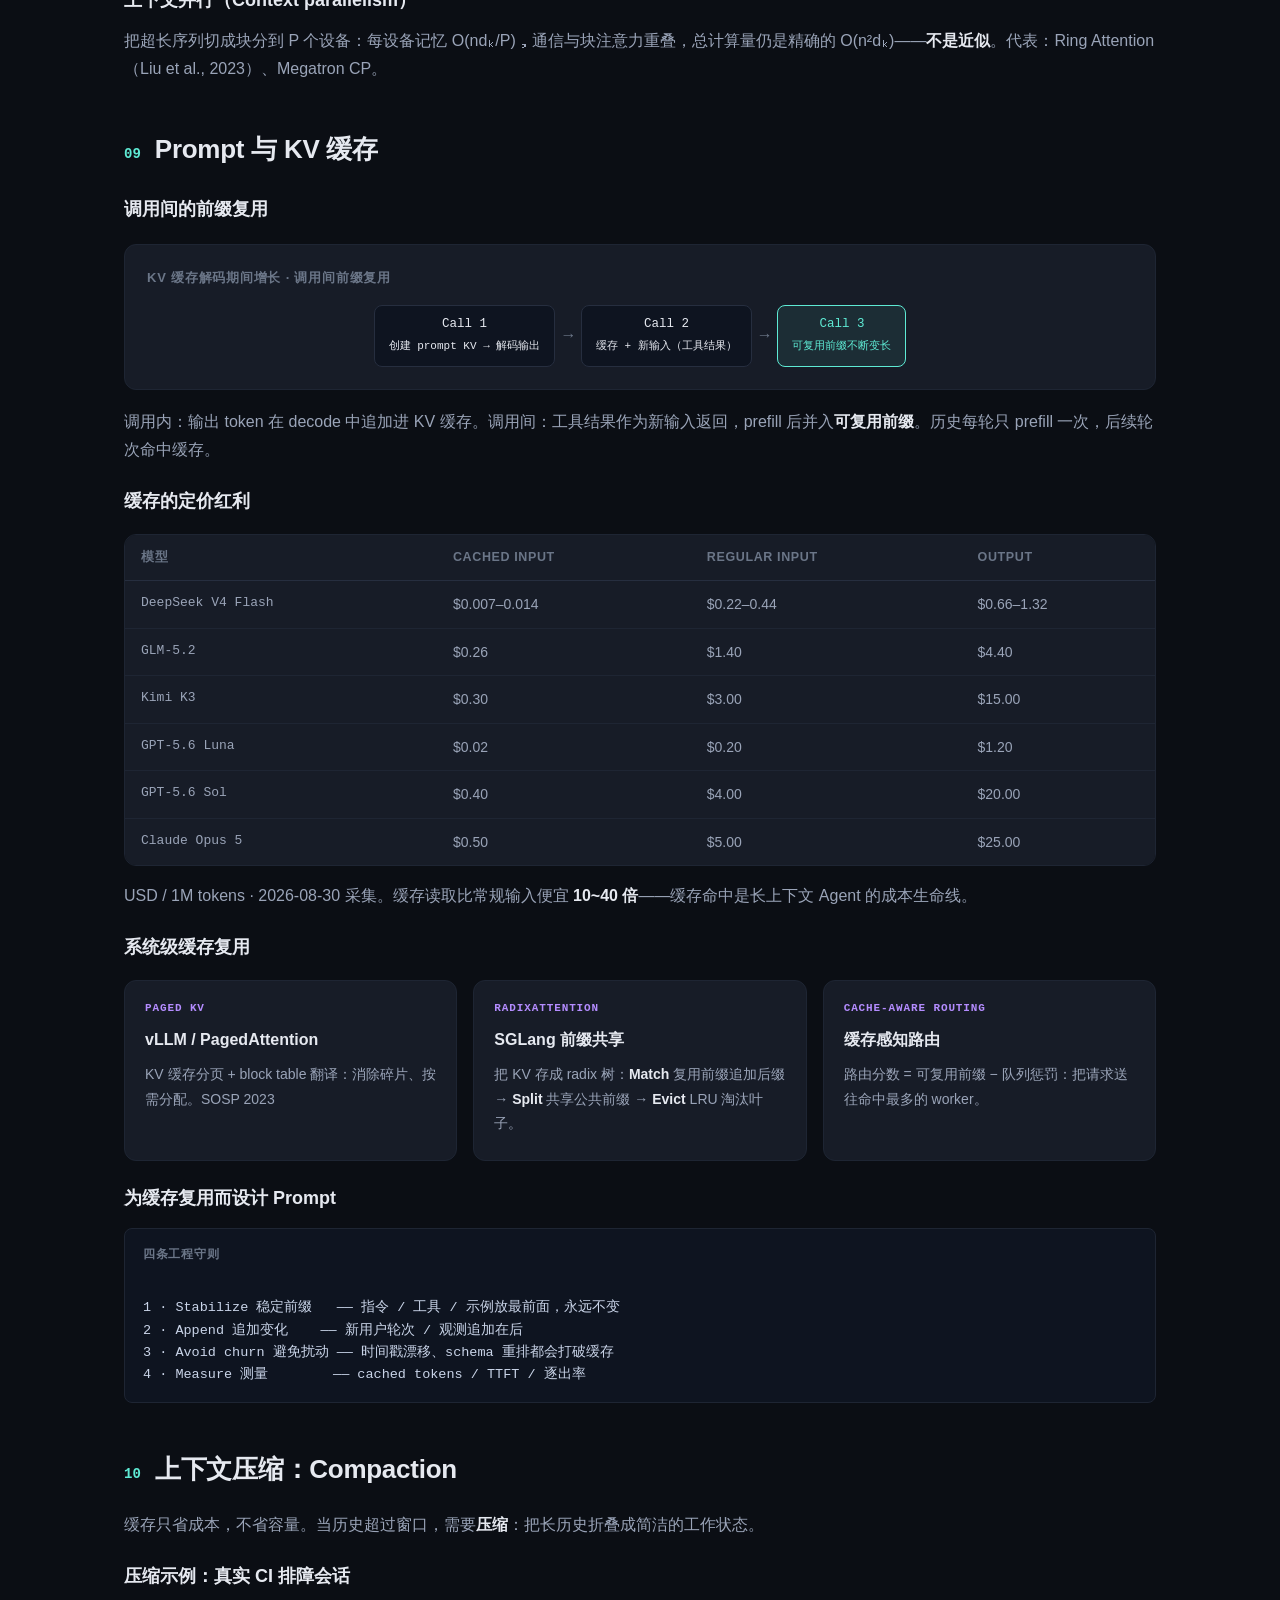
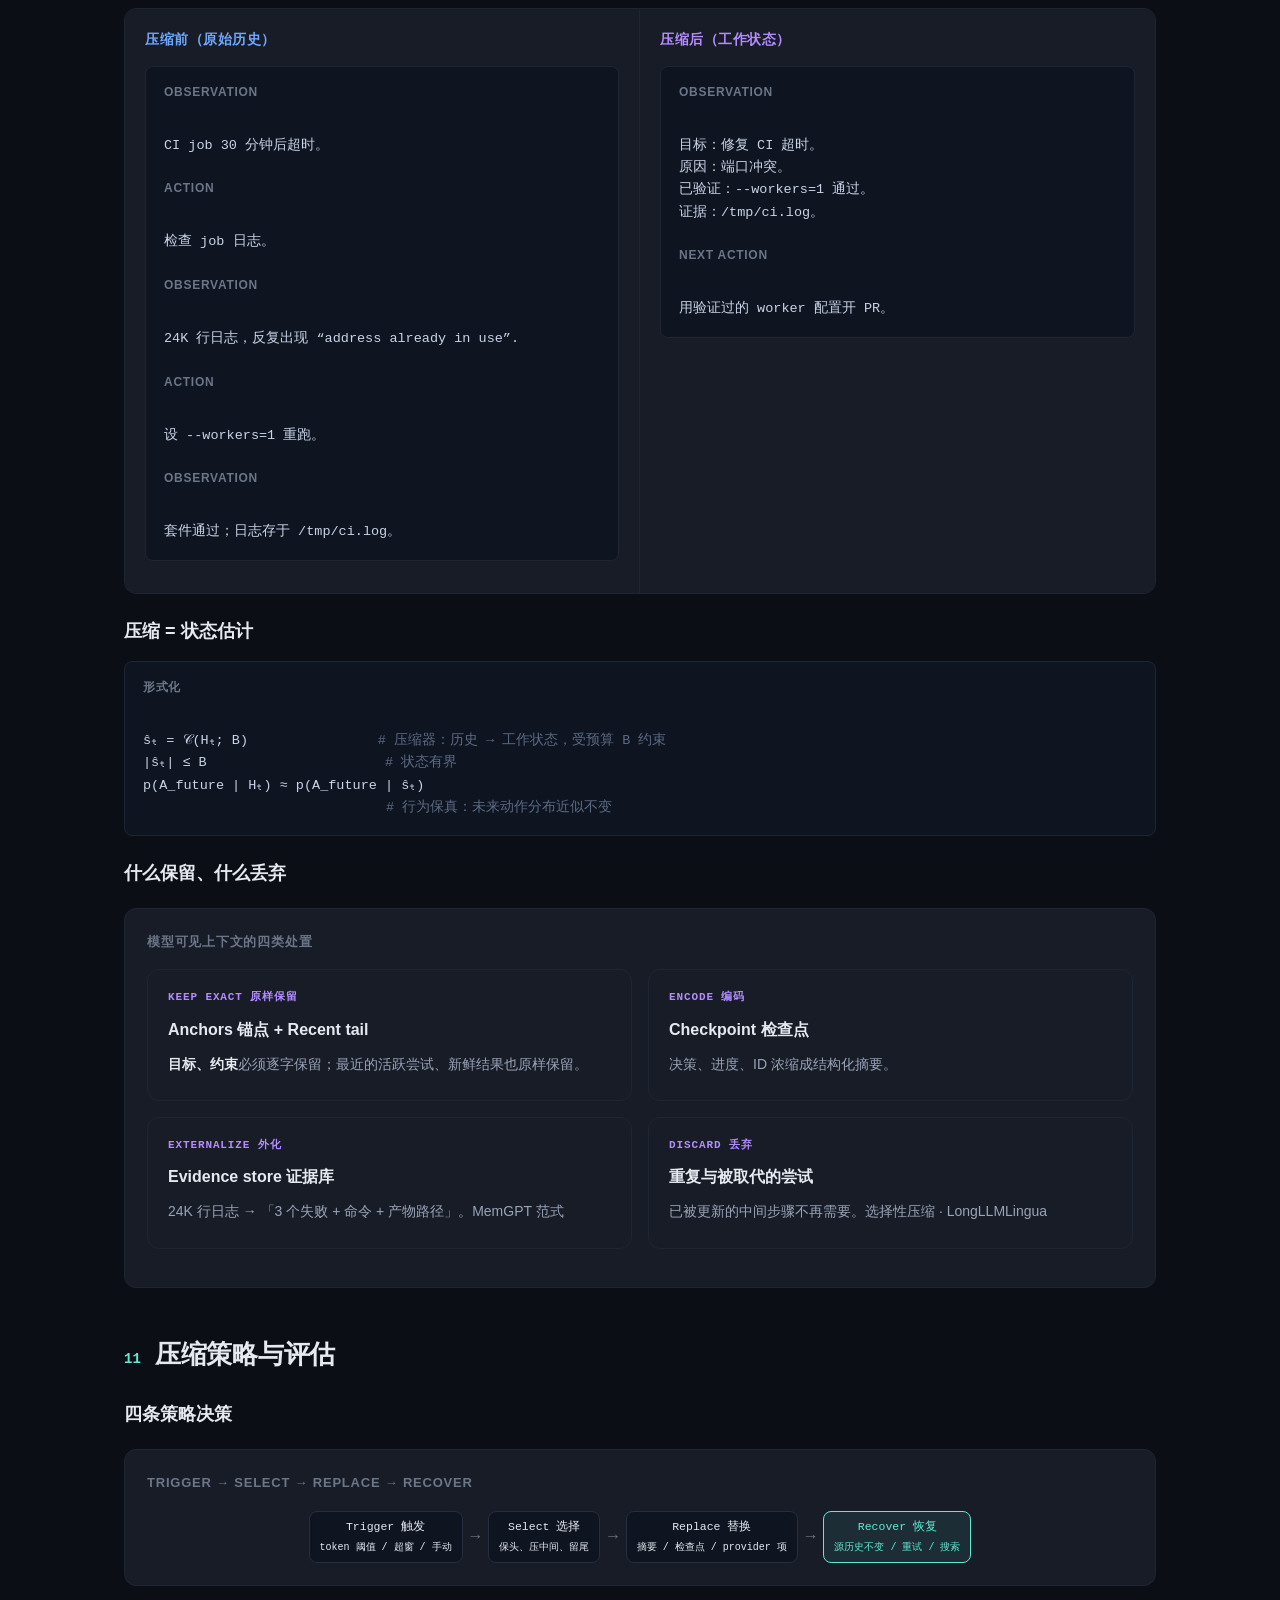
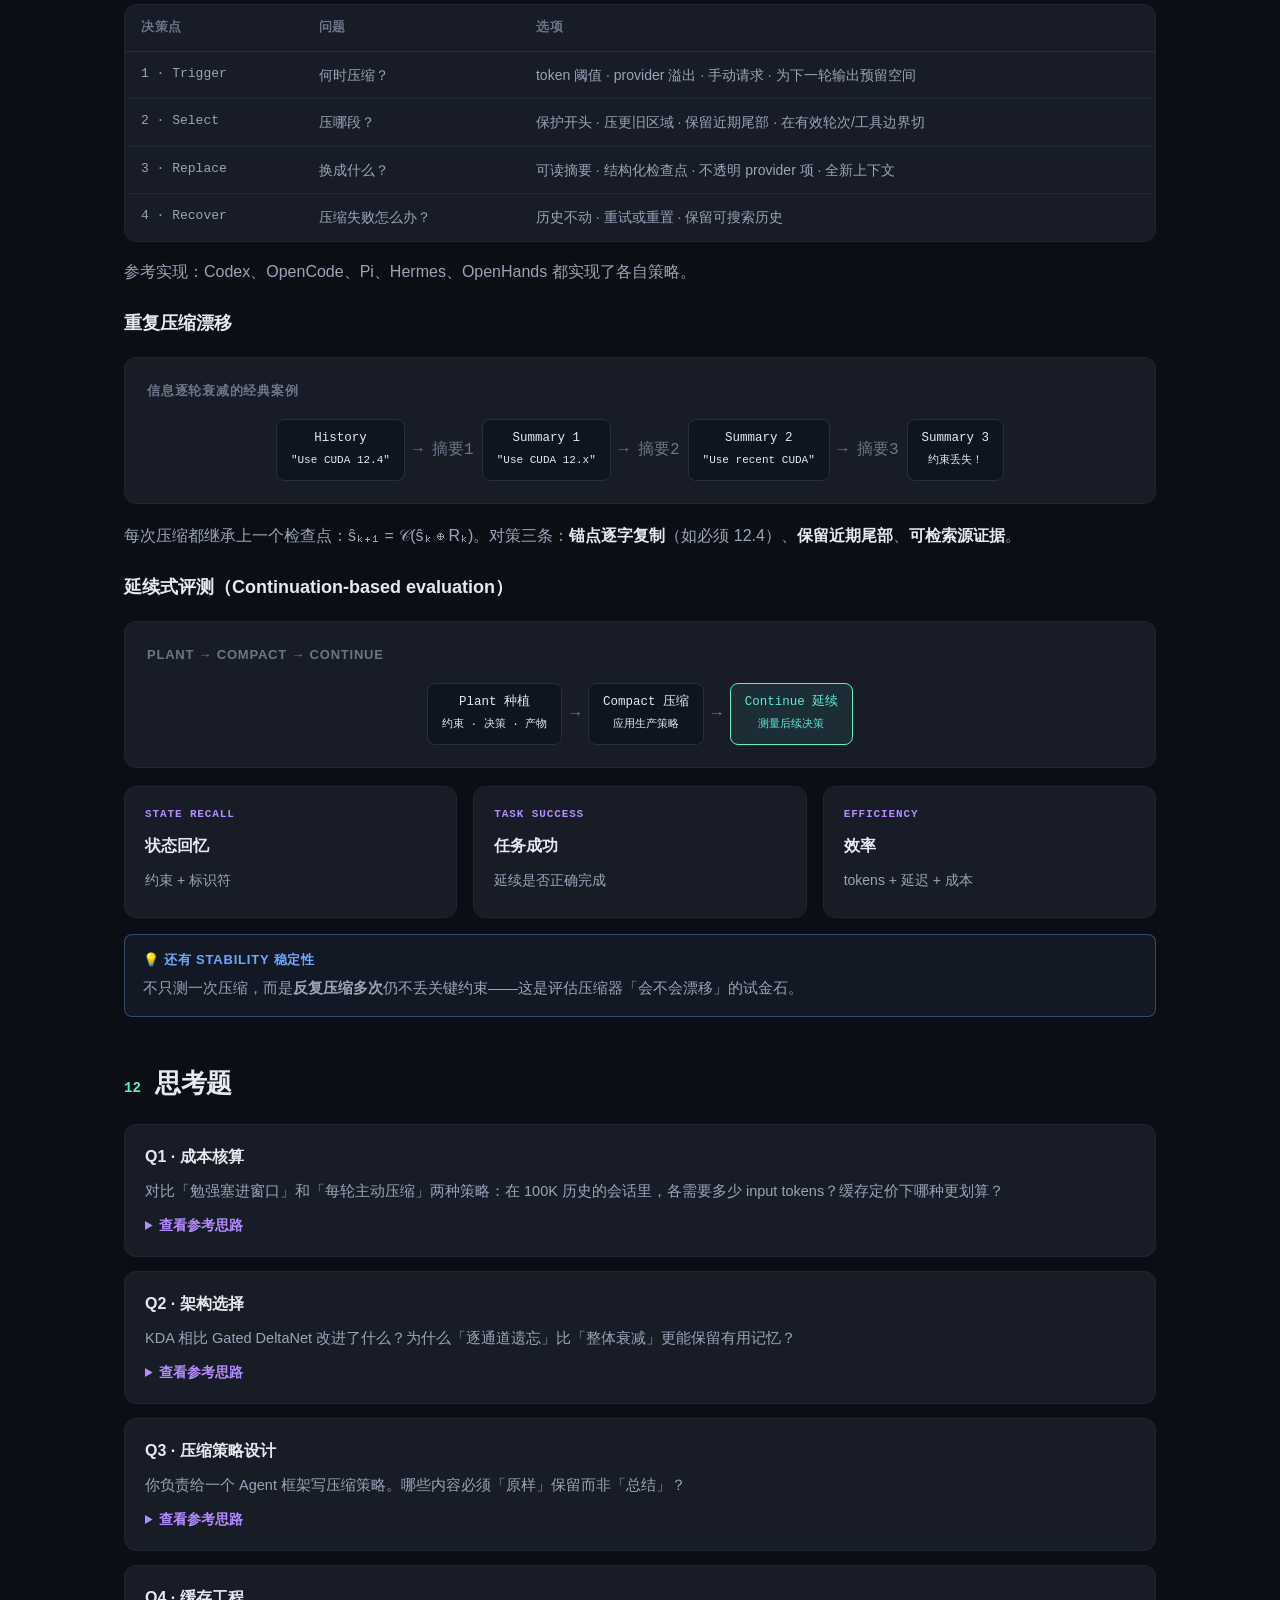
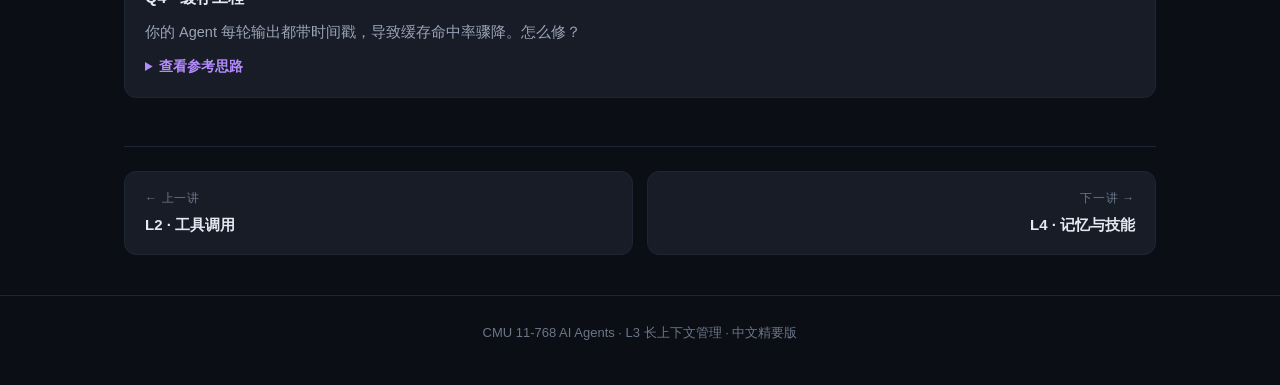
<file: lecture-03.html>
<!DOCTYPE html>
<html lang="zh-CN">
<head>
<meta charset="UTF-8">
<meta name="viewport" content="width=device-width, initial-scale=1.0">
<title>L3 · 长上下文管理 — CMU 11-768 AI Agents</title>
<link rel="stylesheet" href="style.css">
</head>
<body>

<nav class="topnav">
  <div class="topnav-inner">
    <a class="brand" href="index.html"><span class="badge">CMU</span>11-768 AI Agents</a>
    <div class="topnav-links">
      <a href="index.html">首页</a>
      <a href="lecture-01.html">L1</a>
      <a href="lecture-02.html">L2</a>
      <a href="lecture-03.html" class="active">L3</a>
      <a href="lecture-04.html">L4</a>
      <a href="lecture-05.html">L5</a>
      <a href="lecture-06.html">L6</a>
    </div>
  </div>
</nav>

<header class="hero">
  <div class="container">
    <span class="kicker">LECTURE 03</span>
    <h1>长上下文管理与上下文压缩<span class="en">Context Management for Long-Context Agents · Graham Neubig</span></h1>
    <p class="sub">Agent 的历史越长，输入越贵、越慢、越容易超过模型容量。本讲从「二次方输入增长」说起，贯穿推理服务栈、注意力架构演进、长上下文训练、KV 缓存，最后落到上下文压缩——Agents 如何在历史增长中持续工作。</p>
    <div class="meta"><span>二次方增长</span><span>Prefill / Decode</span><span>注意力架构</span><span>KV 缓存</span><span>上下文压缩</span></div>
  </div>
</header>

<main class="container">

  <div class="toc">
    <div class="toc-title">本讲目录</div>
    <ol>
      <li><a href="#s1">问题：Agent 上下文二次方增长</a></li>
      <li><a href="#s2">两大挑战：容量与效率</a></li>
      <li><a href="#s3">推理服务栈：Prefill 与 Decode</a></li>
      <li><a href="#s4">注意力复习</a></li>
      <li><a href="#s5">长上下文架构：四种机制</a></li>
      <li><a href="#s6">线性注意力的进化谱系</a></li>
      <li><a href="#s7">稀疏注意力与 KV 压缩</a></li>
      <li><a href="#s8">训练长上下文模型</a></li>
      <li><a href="#s9">Prompt 与 KV 缓存</a></li>
      <li><a href="#s10">上下文压缩：Compaction</a></li>
      <li><a href="#s11">压缩策略与评估</a></li>
      <li><a href="#s12">思考题</a></li>
    </ol>
  </div>

  <section id="s1">
    <div class="sec-head"><span class="sec-num">01</span><h2>问题：Agent 上下文二次方增长</h2></div>
    <p>每次模型调用都必须携带<strong>全部历史</strong>。历史线性增长，但输入按<strong>二次方</strong>累积：</p>

    <div class="table-wrap">
      <table>
        <thead><tr><th>调用</th><th>本次输入</th><th>累计输入</th></tr></thead>
        <tbody>
          <tr><td>Call 1</td><td class="mono">6K</td><td class="mono">6K</td></tr>
          <tr><td>Call 2</td><td class="mono">11K</td><td class="mono">17K</td></tr>
          <tr><td>Call 3</td><td class="mono">16K</td><td class="mono">33K</td></tr>
          <tr><td>Call 4</td><td class="mono">21K</td><td class="mono">54K</td></tr>
          <tr><td>Call 5</td><td class="mono">26K</td><td class="mono">80K</td></tr>
        </tbody>
      </table>
    </div>

    <div class="diagram">
      <div class="d-title">Agent prompt 的真实组成（OpenHands 1500 会话实测）</div>
      <div class="bar-chart">
        <div class="bar-row"><span class="bar-label">Tool results 工具结果</span><div class="bar-track"><div class="bar" style="width:37%"></div></div><span class="bar-val">37%</span></div>
        <div class="bar-row"><span class="bar-label">System + tools</span><div class="bar-track"><div class="bar" style="width:23%"></div></div><span class="bar-val">23%</span></div>
        <div class="bar-row"><span class="bar-label">Reasoning 推理</span><div class="bar-track"><div class="bar" style="width:20%"></div></div><span class="bar-val">20%</span></div>
        <div class="bar-row"><span class="bar-label">Tool calls 工具调用</span><div class="bar-track"><div class="bar" style="width:9%"></div></div><span class="bar-val">9%</span></div>
        <div class="bar-row"><span class="bar-label">User 用户</span><div class="bar-track"><div class="bar" style="width:9%"></div></div><span class="bar-val">9%</span></div>
        <div class="bar-row"><span class="bar-label">Other 其他</span><div class="bar-track"><div class="bar" style="width:2%"></div></div><span class="bar-val">2%</span></div>
      </div>
      <p class="d-note">平均每会话 <strong>77,922 tokens</strong>——工具结果独占了三分之一以上，是上下文膨胀的主要来源。</p>
    </div>
  </section>

  <section id="s2">
    <div class="sec-head"><span class="sec-num">02</span><h2>两大挑战：容量与效率</h2></div>
    <div class="compare">
      <div class="col a"><h5>Capacity 容量</h5>
        <ul><li><strong>模型能用上需要的证据吗？</strong></li><li>架构、位置编码、训练塑造「可用上下文」</li><li>评测衡量它：needle-in-a-haystack 等</li></ul>
      </div>
      <div class="col b"><h5>Efficiency 效率</h5>
        <ul><li><strong>系统供得起吗？</strong></li><li>Attention、KV 记忆、缓存、压缩塑造成本与延迟</li><li>决定 Agent 的每次调用花多少钱、等多久</li></ul>
      </div>
    </div>
    <p>两者互锁：架构决定容量上限，服务栈决定成本曲线，而 Agent 的实际体验是二者叠加的结果。</p>
    <div class="callout key"><div class="co-label">💡 广告上下文 ≠ 有效上下文</div>
      模型文档宣称的上下文长度（如 128K）往往远高于实际可用长度。GPT-4 的 needle-in-a-haystack 评测（Kamradt 2023）显示：<strong>在长上下文中找一根「针」</strong>，即便在声明范围内也常失败。评估容量要用评测，不能看参数表。</div>
  </section>

  <section id="s3">
    <div class="sec-head"><span class="sec-num">03</span><h2>推理服务栈：Prefill 与 Decode</h2></div>
    <div class="diagram">
      <div class="d-title">Serving stack · DistServe（OSDI 2024）</div>
      <div class="flow">
        <div class="node accent">Request<br><span style="font-size:11px">prompt + 控制参数</span></div>
        <div class="arrow">→</div>
        <div class="node">Scheduler<br><span style="font-size:11px">queue · batch · route</span></div>
        <div class="arrow">→</div>
        <div class="node">Prefill<br><span style="font-size:11px">处理全部 prompt 位置</span></div>
        <div class="arrow">→</div>
        <div class="node">Decode<br><span style="font-size:11px">每步生成一个新位置</span></div>
        <div class="arrow">→</div>
        <div class="node teal">Response<br><span style="font-size:11px">流式 tokens</span></div>
      </div>
      <div class="kv-note">↕ KV Cache —— 每请求持久状态：Prefill 写入，Decode 读取+追加</div>
    </div>

    <div class="table-wrap">
      <table>
        <thead><tr><th>阶段</th><th>模型 pass</th><th>处理 tokens</th><th>特征</th></tr></thead>
        <tbody>
          <tr><td class="mono">1 · Prefill</td><td>1</td><td class="mono">x₁ x₂ x₃ … xₙ（全部）</td><td><strong>计算密集</strong>；延迟随 prompt 长度增长</td></tr>
          <tr><td class="mono">2 · Decode</td><td>逐 token</td><td class="mono">y₁ → y₂ → y₃</td><td><strong>顺序 + 内存带宽密集</strong>；每输出 token 一步</td></tr>
        </tbody>
      </table>
    </div>

    <h3>服务指标：TTFT 与 TPOT</h3>
    <div class="grid cols-2">
      <div class="card"><div class="card-tag">TTFT</div><h4>首 token 延迟</h4><p>请求到达 → 第一个 token 输出。<strong>由 Prefill 主导</strong>——上下文越长，TTFT 越长。</p></div>
      <div class="card"><div class="card-tag">TPOT</div><h4>相邻输出间隔</h4><p>两个输出 token 之间的间隔。<strong>由 Decode 主导</strong>，是「打字速度」。</p></div>
    </div>
    <div class="grid cols-2">
      <div class="card"><div class="card-tag">Throughput</div><h4>吞吐</h4><p>单位时间完成的 tokens / 请求数。</p></div>
      <div class="card"><div class="card-tag">Cost</div><h4>成本</h4><p>input + <strong>cached input</strong> + output 三项分别计费。</p></div>
    </div>
    <div class="callout warn"><div class="co-label">⚠️ 长上下文的代价藏在 Prefill 里</div>
      历史从 10K 涨到 100K，TTFT 几乎线性恶化，同时每轮都在为<strong>重复处理相同的历史</strong>付费——这就是 KV 缓存存在的根本原因。</div>
  </section>

  <section id="s4">
    <div class="sec-head"><span class="sec-num">04</span><h2>注意力复习</h2></div>
    <div class="code"><span class="c-title">因果自注意力（Causal self-attention）</span>
Q = X·W_Q    K = X·W_K    V = X·W_V      <span class="cm"># 线性投影</span>

A = softmax( QKᵀ/√d_k + M )             <span class="cm"># M: j&gt;i 时为 −∞（遮未来）</span>
O = A·V
</div>
    <p>X ∈ ℝⁿˣᵈ 的每一行是一个 token 状态 zₜ；qᵢ, kⱼ, vⱼ 是 Q/K/V 的行。<strong>每个 query 都和全部历史 key 做两两比较</strong>——这正是「全局」注意力的成本来源。</p>
  </section>

  <section id="s5">
    <div class="sec-head"><span class="sec-num">05</span><h2>长上下文架构：四种机制</h2></div>

    <div class="grid cols-2">
      <div class="card"><div class="card-tag">① Sliding window 滑动窗口</div><h4>只看局部 w 个位置</h4><p>因果窗口掩码 M⁽ʷ⁾：仅 0 ≤ i−j &lt; w 可见。计算从 O(n²) 降到 <strong>O(wn)</strong>。代价：局部层<strong>无法直接取回远端 token</strong>。<a href="https://arxiv.org/abs/2004.05150">Longformer 2020 ↗</a></p></div>
      <div class="card"><div class="card-tag">② Linear / Recurrent 线性循环</div><h4>固定大小的状态矩阵</h4><p>用双线性分数替代 softmax，重结合求和顺序，得到定长循环记忆 Sₜ。<strong>显式 token 级访问消失</strong>，变成在线更新的状态。谱系：Softmax → Linear → DeltaNet → Gated DeltaNet → KDA。</p></div>
    </div>
    <div class="grid cols-2">
      <div class="card"><div class="card-tag">③ Sparse attention 稀疏注意力</div><h4>只对一部分 key 做比较</h4><p>固定模式（Longformer：局部窗 + 全局锚点）或内容相关（TopK 选择器）。<strong>预测成本 vs 自适应检索</strong>——选择器出错会漏掉相关 key。</p></div>
      <div class="card"><div class="card-tag">④ KV compression KV 压缩</div><h4>压缩缓存潜变量</h4><p>MLA（DeepSeek-V2）：只缓存压缩后的潜变量 cᵏᵛ，运行时重建每头 K、V。<strong>缓存变小，注意力数学不变</strong>。</p></div>
    </div>

    <h3>现代模型 = 混合架构</h3>
    <div class="table-wrap">
      <table>
        <thead><tr><th>模型</th><th>局部 / 有状态计算</th><th>全局计算</th><th>局部 : 全局</th></tr></thead>
        <tbody>
          <tr><td class="mono">Qwen3.8-Flash-Next</td><td>Gated DeltaNet</td><td>QSA 稀疏检索</td><td>36 : 12 ≈ 3:1</td></tr>
          <tr><td class="mono">GLM-5.3-Flash</td><td>Kimi Delta Attention</td><td>DSA + IndexPool</td><td>34 : 11 ≈ 3:1</td></tr>
          <tr><td class="mono">Kimi K3</td><td>Kimi Delta Attention</td><td>dense Gated MLA</td><td>69 : 24 ≈ 3:1</td></tr>
          <tr><td class="mono">Nemotron 3 Ultra</td><td>Mamba-2</td><td>dense GQA</td><td>48 : 12 = 4:1</td></tr>
          <tr><td class="mono">Inkling-Small</td><td>512-token window</td><td>dense GQA</td><td>35 : 7 = 5:1</td></tr>
          <tr><td class="mono">DeepSeek-V4-Pro-0813</td><td>128-token window branch</td><td>compressed sparse / dense</td><td>交错分支</td></tr>
        </tbody>
      </table>
    </div>
    <div class="callout key"><div class="co-label">💡 行业共识已形成</div>
      2026 年的前沿模型几乎全部采用「<strong>便宜的状态更新打底 + 昂贵的全局检索点缀</strong>」（比例约 3:1~5:1）的混合设计。纯 dense 全局注意力已是过去式。</div>
  </section>

  <section id="s6">
    <div class="sec-head"><span class="sec-num">06</span><h2>线性注意力的进化谱系</h2></div>
    <p>五种方案沿同一目标递进：<strong>把「记住全部 token」换成「维护一个定长记忆」</strong>。</p>

    <div class="diagram">
      <div class="d-title">Softmax → Linear → DeltaNet → Gated DeltaNet → KDA</div>
      <div class="flow">
        <div class="node small">Softmax<br><span style="font-size:10px">显式 token 访问</span></div>
        <div class="arrow">→ 重结合顺序</div>
        <div class="node small">Linear<br><span style="font-size:10px">固定矩阵 Sₜ</span></div>
        <div class="arrow">→ 目标修正</div>
        <div class="node small">DeltaNet<br><span style="font-size:10px">只写误差</span></div>
        <div class="arrow">→ 标量遗忘</div>
        <div class="node small">Gated ΔNet<br><span style="font-size:10px">全局衰减</span></div>
        <div class="arrow">→ 逐通道遗忘</div>
        <div class="node small teal">KDA<br><span style="font-size:10px">每特征寿命</span></div>
      </div>
    </div>

    <h3>Linear（Katharopoulos et al., ICML 2020）</h3>
    <div class="code"><span class="c-title">把求和顺序重结合成循环</span>
oₜ = Σᵢ softmax(qₜᵀkᵢ/√dₖ) vᵢ
        ⟶  用双线性分数 qₜᵀkᵢ 替换 softmax 权重
        ⟶  oₜ = Sₜ qₜ,  其中 Sₜ = Σᵢ kᵢvᵢᵀ

Sₜ = Sₜ₋₁ + kₜ vₜᵀ    <span class="cm"># 固定大小记忆，在线累加</span>
</div>
    <p>加法写入的问题：<strong>干扰无法显式擦除</strong>——旧关联一直存在。</p>

    <h3>DeltaNet（Schlag et al., ICML 2021）</h3>
    <div class="code"><span class="c-title">目标修正：只写预测误差</span>
v̂ₜ = Sₜ₋₁ᵀ kₜ          <span class="cm"># 当前记忆对 kₜ 的预测</span>
eₜ = vₜ − v̂ₜ           <span class="cm"># 预测误差</span>
Sₜ = Sₜ₋₁ + βₜ kₜ eₜᵀ  <span class="cm"># 只沿 kₜ 方向修正，无关记忆保留</span>
oₜ = Sₜᵀ qₜ
</div>

    <h3>Gated DeltaNet（Yang et al., 2024）</h3>
    <div class="code"><span class="c-title">先整体衰减，再做目标修正</span>
S̃ₜ₋₁ = αₜ Sₜ₋₁                    <span class="cm"># αₜ∈[0,1] 标量保留门：全局遗忘</span>
Sₜ = S̃ₜ₋₁ + βₜ kₜ (vₜ − S̃ₜ₋₁ᵀkₜ)ᵀ
     <span class="cm"># 设 αₜ = 1 即退化为 DeltaNet</span>
</div>

    <h3>Kimi Delta Attention · KDA（Kimi Team, 2025）</h3>
    <div class="code"><span class="c-title">逐通道遗忘：每个特征有自己的寿命</span>
Dₜ = Diag(αₜ)        <span class="cm"># αₜ∈[0,1]ᵈ 向量保留门</span>
Sₜ = (I − βₜ kₜ kₜᵀ) Dₜ Sₜ₋₁ + βₜ kₜ vₜᵀ
     <span class="cm"># 各通道等保留 ⇒ 退化为 Gated DeltaNet</span>
</div>
    <div class="callout key"><div class="co-label">💡 进化主线</div>
      每一代解决上一代的一个缺陷：<strong>Linear</strong> 引入定长状态 → <strong>DeltaNet</strong> 学会定向纠错 → <strong>Gated</strong> 学会忘记旧的 → <strong>KDA</strong> 细粒度到每个特征维度。GLM-5.3-Flash 与 Kimi K3 都是 KDA 路线的受益者。</div>
  </section>

  <section id="s7">
    <div class="sec-head"><span class="sec-num">07</span><h2>稀疏注意力与 KV 压缩</h2></div>

    <div class="compare">
      <div class="col a"><h5>固定模式稀疏</h5>
        <ul><li>掩码与输入无关：<span class="mono">Sᵢ = 局部窗 ∪ 全局锚点</span></li><li>成本可预测，但模式<strong>不能随 query 自适应</strong></li><li>示例：Longformer 的 sliding window + global tokens</li></ul>
      </div>
      <div class="col b"><h5>内容相关稀疏（TopK）</h5>
        <ul><li>选择器按 query 挑最相关的 K 个 key：<span class="mono">Sᵢ = TopK(g(qᵢ, kⱼ))</span></li><li><strong>自适应检索</strong>，选择器出错会漏掉相关证据</li><li>示例：DeepSeek Sparse Attention (2025)</li></ul>
      </div>
    </div>

    <h3>KV 压缩：MLA（DeepSeek-V2, 2024）</h3>
    <div class="code"><span class="c-title">缓存潜变量，重建每头 K/V</span>
cₜᵏᵛ = Wᴰ zₜ                <span class="cm"># 压缩：只缓存这个潜变量</span>
kₜ⁽ʰ⁾ = Wᵁᴷ⁽ʰ⁾ cₜᵏᵛ        <span class="cm"># 解码时按头重建 Key</span>
vₜ⁽ʰ⁾ = Wᵁⱽ⁽ʰ⁾ cₜᵏᵛ        <span class="cm"># 解码时按头重建 Value</span>
</div>
    <p>GQA 让多个 head 共享 K/V 缓存；MLA 更进一步——<strong>缓存一个低秩潜变量，运行时解压</strong>。内存占用大降，注意力方程不变。</p>
  </section>

  <section id="s8">
    <div class="sec-head"><span class="sec-num">08</span><h2>训练长上下文模型</h2></div>
    <h3>Short-to-long 三步走</h3>
    <div class="diagram">
      <div class="d-title">长度课程（Length curriculum）</div>
      <div class="flow">
        <div class="node">Short pretraining<br><span style="font-size:11px">数据丰富 · 成本低 · 4K–8K</span></div>
        <div class="arrow">→</div>
        <div class="node">Continued training<br><span style="font-size:11px">长文档 · packed 序列 · 32K–128K</span></div>
        <div class="arrow">→</div>
        <div class="node teal">Long adaptation<br><span style="font-size:11px">任务轨迹 · 合成课程 · 128K+</span></div>
      </div>
    </div>

    <h3>位置编码三路线</h3>
    <div class="grid cols-3">
      <div class="card"><div class="card-tag">绝对编码</div><h4>Absolute</h4><p class="mono">zₜ = E[xₜ] + pₜ</p><p>sinusoid 解析定义或学习表。<strong>外推困难</strong>——长度超出训练范围位置向量没见过。</p><p class="ref">Vaswani et al., 2017</p></div>
      <div class="card"><div class="card-tag">相对旋转</div><h4>RoPE</h4><p class="mono">q̃ᵢ = R(i)qᵢ</p><p>旋转 Q/K 行，分数只依赖<strong>相对位移 j−i</strong>。可插值扩展（PI / YaRN）。</p><p class="ref">Su et al., 2024</p></div>
      <div class="card"><div class="card-tag">无显式编码</div><h4>NoPE</h4><p class="mono">zₜ = E[xₜ]</p><p>顺序由<strong>因果计算本身</strong>编码，或由循环动态推断。<strong>无外推问题</strong>，但仍需训练长程行为。</p><p class="ref">Kazemnejad et al., 2023</p></div>
    </div>

    <h3>位置插值：PI 与 YaRN</h3>
    <div class="compare">
      <div class="col a"><h5>PI 均匀插值（2023）</h5>
        <ul><li>把目标位置 t 映射回熟悉相位 t/s（s = L′/L）</li><li>每个 RoPE 维度拉伸同一比例：<span class="mono">R(t) → R(t/s)</span></li><li>长位置不超出预训练相位范围</li></ul>
      </div>
      <div class="col b"><h5>YaRN 频率选择性（ICLR 2024）</h5>
        <ul><li>长波维度<strong>完全插值</strong>；短波维度<strong>保持局部相位</strong>；中间混合</li><li>加注意力温度 τ 修正熵漂移：<span class="mono">softmax(QKᵀ/τ√dₖ)</span></li><li>τ ≈ 0.1·ln s + 1（LLaMA 拟合配方，非普适常数）</li></ul>
      </div>
    </div>

    <h3>各家扩展路径实录</h3>
    <div class="table-wrap">
      <table>
        <thead><tr><th>模型</th><th>长度训练</th><th>位置方法</th><th>如何达到最大上下文</th></tr></thead>
        <tbody>
          <tr><td class="mono">Qwen3.8-Flash-Next</td><td>262K 原生</td><td>partial RoPE</td><td>YaRN 扩展到 1M</td></tr>
          <tr><td class="mono">DeepSeek V4</td><td>4K → 16K → 64K → 1M</td><td>partial RoPE</td><td>渐进训练 + YaRN</td></tr>
          <tr><td class="mono">GLM-5.3-Flash</td><td>1M 原生</td><td>主注意力 NoPE</td><td>无 RoPE 重缩放</td></tr>
          <tr><td class="mono">Kimi K3</td><td>8K → 64K → 256K → 1M</td><td>NoPE</td><td>渐进训练到 1M</td></tr>
          <tr><td class="mono">Nemotron 3 Ultra</td><td>1M CPT; SFT 到 512K</td><td>Mamba 隐式序</td><td>长长度直接训练/评测</td></tr>
          <tr><td class="mono">Inkling</td><td>1M 上下文</td><td>相对位置嵌入</td><td>学习到的相对表示</td></tr>
        </tbody>
      </table>
    </div>

    <h3>长上下文数据配方</h3>
    <div class="grid cols-2">
      <div class="card"><div class="card-tag">长文档</div><h4>Long documents</h4><p>书籍、代码库、仓库、多文档语料——连贯的自然结构。</p></div>
      <div class="card"><div class="card-tag">Packed 打包</div><h4>Packed examples</h4><p>高 token 利用率；但<strong>跨样本边界与泄漏</strong>要处理。</p></div>
    </div>
    <div class="grid cols-2">
      <div class="card"><div class="card-tag">Agent 轨迹</div><h4>Agent trajectories</h4><p>动作+观测，教长视野恢复、状态跟踪、工具使用。</p></div>
      <div class="card"><div class="card-tag">合成任务</div><h4>Synthetic tasks</h4><p>受控依赖：在指定位置放置证据与干扰项。</p></div>
    </div>
    <div class="callout key"><div class="co-label">💡 通用配方</div>
      「<strong>连贯的长来源 + 答案依赖远端证据的任务 + 渐进式长度增长</strong>」。Kimi K3 用置换多模态子任务、GLM-5 用 repository 文件+diff、DeepSeek V4 用论文+技术报告，底层共享同一配方。</div>

    <h3>上下文并行（Context parallelism）</h3>
    <p>把超长序列切成块分到 P 个设备：每设备记忆 <span class="mono">O(ndₖ/P)</span>，通信与块注意力重叠，总计算量仍是精确的 <span class="mono">O(n²dₖ)</span>——<strong>不是近似</strong>。代表：Ring Attention（Liu et al., 2023）、Megatron CP。</p>
  </section>

  <section id="s9">
    <div class="sec-head"><span class="sec-num">09</span><h2>Prompt 与 KV 缓存</h2></div>
    <h3>调用间的前缀复用</h3>
    <div class="diagram">
      <div class="d-title">KV 缓存解码期间增长 · 调用间前缀复用</div>
      <div class="flow">
        <div class="node">Call 1<br><span style="font-size:11px">创建 prompt KV → 解码输出</span></div>
        <div class="arrow">→</div>
        <div class="node">Call 2<br><span style="font-size:11px">缓存 + 新输入（工具结果）</span></div>
        <div class="arrow">→</div>
        <div class="node teal">Call 3<br><span style="font-size:11px">可复用前缀不断变长</span></div>
      </div>
    </div>
    <p>调用内：输出 token 在 decode 中追加进 KV 缓存。调用间：工具结果作为新输入返回，prefill 后并入<strong>可复用前缀</strong>。历史每轮只 prefill 一次，后续轮次命中缓存。</p>

    <h3>缓存的定价红利</h3>
    <div class="table-wrap">
      <table>
        <thead><tr><th>模型</th><th>Cached input</th><th>Regular input</th><th>Output</th></tr></thead>
        <tbody>
          <tr><td class="mono">DeepSeek V4 Flash</td><td>$0.007–0.014</td><td>$0.22–0.44</td><td>$0.66–1.32</td></tr>
          <tr><td class="mono">GLM-5.2</td><td>$0.26</td><td>$1.40</td><td>$4.40</td></tr>
          <tr><td class="mono">Kimi K3</td><td>$0.30</td><td>$3.00</td><td>$15.00</td></tr>
          <tr><td class="mono">GPT-5.6 Luna</td><td>$0.02</td><td>$0.20</td><td>$1.20</td></tr>
          <tr><td class="mono">GPT-5.6 Sol</td><td>$0.40</td><td>$4.00</td><td>$20.00</td></tr>
          <tr><td class="mono">Claude Opus 5</td><td>$0.50</td><td>$5.00</td><td>$25.00</td></tr>
        </tbody>
      </table>
    </div>
    <p class="d-note">USD / 1M tokens · 2026-08-30 采集。缓存读取比常规输入便宜 <strong>10~40 倍</strong>——缓存命中是长上下文 Agent 的成本生命线。</p>

    <h3>系统级缓存复用</h3>
    <div class="grid cols-3">
      <div class="card"><div class="card-tag">Paged KV</div><h4>vLLM / PagedAttention</h4><p>KV 缓存分页 + block table 翻译：消除碎片、按需分配。<span class="ref">SOSP 2023</span></p></div>
      <div class="card"><div class="card-tag">RadixAttention</div><h4>SGLang 前缀共享</h4><p>把 KV 存成 radix 树：<strong>Match</strong> 复用前缀追加后缀 → <strong>Split</strong> 共享公共前缀 → <strong>Evict</strong> LRU 淘汰叶子。</p></div>
      <div class="card"><div class="card-tag">Cache-aware routing</div><h4>缓存感知路由</h4><p>路由分数 = 可复用前缀 − 队列惩罚：把请求送往命中最多的 worker。</p></div>
    </div>

    <h3>为缓存复用而设计 Prompt</h3>
    <div class="code"><span class="c-title">四条工程守则</span>
1 · Stabilize 稳定前缀   —— 指令 / 工具 / 示例放最前面，永远不变
2 · Append 追加变化    —— 新用户轮次 / 观测追加在后
3 · Avoid churn 避免扰动 —— 时间戳漂移、schema 重排都会打破缓存
4 · Measure 测量        —— cached tokens / TTFT / 逐出率
</div>
  </section>

  <section id="s10">
    <div class="sec-head"><span class="sec-num">10</span><h2>上下文压缩：Compaction</h2></div>
    <p>缓存只省成本，不省容量。当历史超过窗口，需要<strong>压缩</strong>：把长历史折叠成简洁的工作状态。</p>

    <h3>压缩示例：真实 CI 排障会话</h3>
    <div class="compare">
      <div class="col a"><h5>压缩前（原始历史）</h5>
        <div class="code mini"><span class="c-title">OBSERVATION</span>
CI job 30 分钟后超时。

<span class="c-title">ACTION</span>
检查 job 日志。

<span class="c-title">OBSERVATION</span>
24K 行日志，反复出现 “address already in use”.

<span class="c-title">ACTION</span>
设 --workers=1 重跑。

<span class="c-title">OBSERVATION</span>
套件通过；日志存于 /tmp/ci.log。
</div>
      </div>
      <div class="col b"><h5>压缩后（工作状态）</h5>
        <div class="code mini"><span class="c-title">OBSERVATION</span>
目标：修复 CI 超时。
原因：端口冲突。
已验证：--workers=1 通过。
证据：/tmp/ci.log。

<span class="c-title">NEXT ACTION</span>
用验证过的 worker 配置开 PR。
</div>
      </div>
    </div>

    <h3>压缩 = 状态估计</h3>
    <div class="code"><span class="c-title">形式化</span>
ŝₜ = 𝒞(Hₜ; B)                <span class="cm"># 压缩器：历史 → 工作状态，受预算 B 约束</span>
|ŝₜ| ≤ B                      <span class="cm"># 状态有界</span>
p(A_future | Hₜ) ≈ p(A_future | ŝₜ)
                              <span class="cm"># 行为保真：未来动作分布近似不变</span>
</div>

    <h3>什么保留、什么丢弃</h3>
    <div class="diagram">
      <div class="d-title">模型可见上下文的四类处置</div>
      <div class="grid cols-2">
        <div class="card"><div class="card-tag">KEEP EXACT 原样保留</div><h4>Anchors 锚点 + Recent tail</h4><p><strong>目标、约束</strong>必须逐字保留；最近的活跃尝试、新鲜结果也原样保留。</p></div>
        <div class="card"><div class="card-tag">ENCODE 编码</div><h4>Checkpoint 检查点</h4><p>决策、进度、ID 浓缩成结构化摘要。</p></div>
      </div>
      <div class="grid cols-2">
        <div class="card"><div class="card-tag">EXTERNALIZE 外化</div><h4>Evidence store 证据库</h4><p>24K 行日志 → 「3 个失败 + 命令 + 产物路径」。<span class="ref">MemGPT 范式</span></p></div>
        <div class="card"><div class="card-tag">DISCARD 丢弃</div><h4>重复与被取代的尝试</h4><p>已被更新的中间步骤不再需要。<span class="ref">选择性压缩 · LongLLMLingua</span></p></div>
      </div>
    </div>
  </section>

  <section id="s11">
    <div class="sec-head"><span class="sec-num">11</span><h2>压缩策略与评估</h2></div>
    <h3>四条策略决策</h3>
    <div class="diagram">
      <div class="d-title">Trigger → Select → Replace → Recover</div>
      <div class="flow">
        <div class="node small">Trigger 触发<br><span style="font-size:10px">token 阈值 / 超窗 / 手动</span></div>
        <div class="arrow">→</div>
        <div class="node small">Select 选择<br><span style="font-size:10px">保头、压中间、留尾</span></div>
        <div class="arrow">→</div>
        <div class="node small">Replace 替换<br><span style="font-size:10px">摘要 / 检查点 / provider 项</span></div>
        <div class="arrow">→</div>
        <div class="node small teal">Recover 恢复<br><span style="font-size:10px">源历史不变 / 重试 / 搜索</span></div>
      </div>
    </div>
    <div class="table-wrap">
      <table>
        <thead><tr><th>决策点</th><th>问题</th><th>选项</th></tr></thead>
        <tbody>
          <tr><td class="mono">1 · Trigger</td><td>何时压缩？</td><td>token 阈值 · provider 溢出 · 手动请求 · 为下一轮输出预留空间</td></tr>
          <tr><td class="mono">2 · Select</td><td>压哪段？</td><td>保护开头 · 压更旧区域 · 保留近期尾部 · 在有效轮次/工具边界切</td></tr>
          <tr><td class="mono">3 · Replace</td><td>换成什么？</td><td>可读摘要 · 结构化检查点 · 不透明 provider 项 · 全新上下文</td></tr>
          <tr><td class="mono">4 · Recover</td><td>压缩失败怎么办？</td><td>历史不动 · 重试或重置 · 保留可搜索历史</td></tr>
        </tbody>
      </table>
    </div>
    <p class="d-note">参考实现：Codex、OpenCode、Pi、Hermes、OpenHands 都实现了各自策略。</p>

    <h3>重复压缩漂移</h3>
    <div class="diagram">
      <div class="d-title">信息逐轮衰减的经典案例</div>
      <div class="flow">
        <div class="node">History<br><span style="font-size:11px">"Use CUDA 12.4"</span></div>
        <div class="arrow">→ 摘要1</div>
        <div class="node">Summary 1<br><span style="font-size:11px">"Use CUDA 12.x"</span></div>
        <div class="arrow">→ 摘要2</div>
        <div class="node">Summary 2<br><span style="font-size:11px">"Use recent CUDA"</span></div>
        <div class="arrow">→ 摘要3</div>
        <div class="node danger">Summary 3<br><span style="font-size:11px">约束丢失！</span></div>
      </div>
    </div>
    <p>每次压缩都继承上一个检查点：<span class="mono">ŝₖ₊₁ = 𝒞(ŝₖ ⊕ Rₖ)</span>。对策三条：<strong>锚点逐字复制</strong>（如必须 12.4）、<strong>保留近期尾部</strong>、<strong>可检索源证据</strong>。</p>

    <h3>延续式评测（Continuation-based evaluation）</h3>
    <div class="diagram">
      <div class="d-title">Plant → Compact → Continue</div>
      <div class="flow">
        <div class="node">Plant 种植<br><span style="font-size:11px">约束 · 决策 · 产物</span></div>
        <div class="arrow">→</div>
        <div class="node">Compact 压缩<br><span style="font-size:11px">应用生产策略</span></div>
        <div class="arrow">→</div>
        <div class="node teal">Continue 延续<br><span style="font-size:11px">测量后续决策</span></div>
      </div>
    </div>
    <div class="grid cols-3">
      <div class="card"><div class="card-tag">State recall</div><h4>状态回忆</h4><p class="mono">约束 + 标识符</p></div>
      <div class="card"><div class="card-tag">Task success</div><h4>任务成功</h4><p>延续是否正确完成</p></div>
      <div class="card"><div class="card-tag">Efficiency</div><h4>效率</h4><p>tokens + 延迟 + 成本</p></div>
    </div>
    <div class="callout key"><div class="co-label">💡 还有 Stability 稳定性</div>
      不只测一次压缩，而是<strong>反复压缩多次</strong>仍不丢关键约束——这是评估压缩器「会不会漂移」的试金石。</div>
  </section>

  <section id="s12">
    <div class="sec-head"><span class="sec-num">12</span><h2>思考题</h2></div>
    <div class="quiz">
      <div class="q"><div class="q-title">Q1 · 成本核算</div>
        <div class="q-body">对比「勉强塞进窗口」和「每轮主动压缩」两种策略：在 100K 历史的会话里，各需要多少 input tokens？缓存定价下哪种更划算？</div>
        <details><summary>查看参考思路</summary><div class="answer">不压缩：每轮携带 100K 增长输入，且 KV 缓存前缀抖动会频繁重新 prefill。主动压缩：稳定 ~10K 前缀 + 增量，命中缓存按 1/10~1/40 价计费。长会话中压缩策略几乎必然胜出——但需付出信息损失风险。</div></details>
      </div>
      <div class="q"><div class="q-title">Q2 · 架构选择</div>
        <div class="q-body">KDA 相比 Gated DeltaNet 改进了什么？为什么「逐通道遗忘」比「整体衰减」更能保留有用记忆？</div>
        <details><summary>查看参考思路</summary><div class="answer">Gated DeltaNet 用一个标量 αₜ 衰减整个状态——忘记旧信息时无法区分哪些维度该留。KDA 用向量门 αₜ∈[0,1]ᵈ 给每个 key-space 特征独立寿命，能保留长期重要的通道同时清掉噪声，相当于更精细的「记忆管理」。</div></details>
      </div>
      <div class="q"><div class="q-title">Q3 · 压缩策略设计</div>
        <div class="q-body">你负责给一个 Agent 框架写压缩策略。哪些内容必须「原样」保留而非「总结」？</div>
        <details><summary>查看参考思路</summary><div class="answer">目标/约束（anchors）、精确 ID/路径/版本号、最近的活跃尝试。总结会丢精度与约束，如 "CUDA 12.4" 变 "recent CUDA"。文件/日志等大块证据应外化到可检索存储，而非塞进摘要。</div></details>
      </div>
      <div class="q"><div class="q-title">Q4 · 缓存工程</div>
        <div class="q-body">你的 Agent 每轮输出都带时间戳，导致缓存命中率骤降。怎么修？</div>
        <details><summary>查看参考思路</summary><div class="answer">把时间戳从稳定前缀移出：要么放到轮次末尾（追加区），要么在注入前统一替换占位符。保持 system/tools/演示前缀字节级稳定；测量 cached tokens 验证修复。</div></details>
      </div>
    </div>
  </section>

</main>

<div class="container">
  <nav class="pagenav">
    <a href="lecture-02.html"><div class="pn-dir">← 上一讲</div><div class="pn-title">L2 · 工具调用</div></a>
    <a class="next" href="lecture-04.html"><div class="pn-dir">下一讲 →</div><div class="pn-title">L4 · 记忆与技能</div></a>
  </nav>
</div>

<footer class="site-footer">
  <div class="container"><p>CMU 11-768 AI Agents · L3 长上下文管理 · 中文精要版</p></div>
</footer>

</body>
</html>
</file>
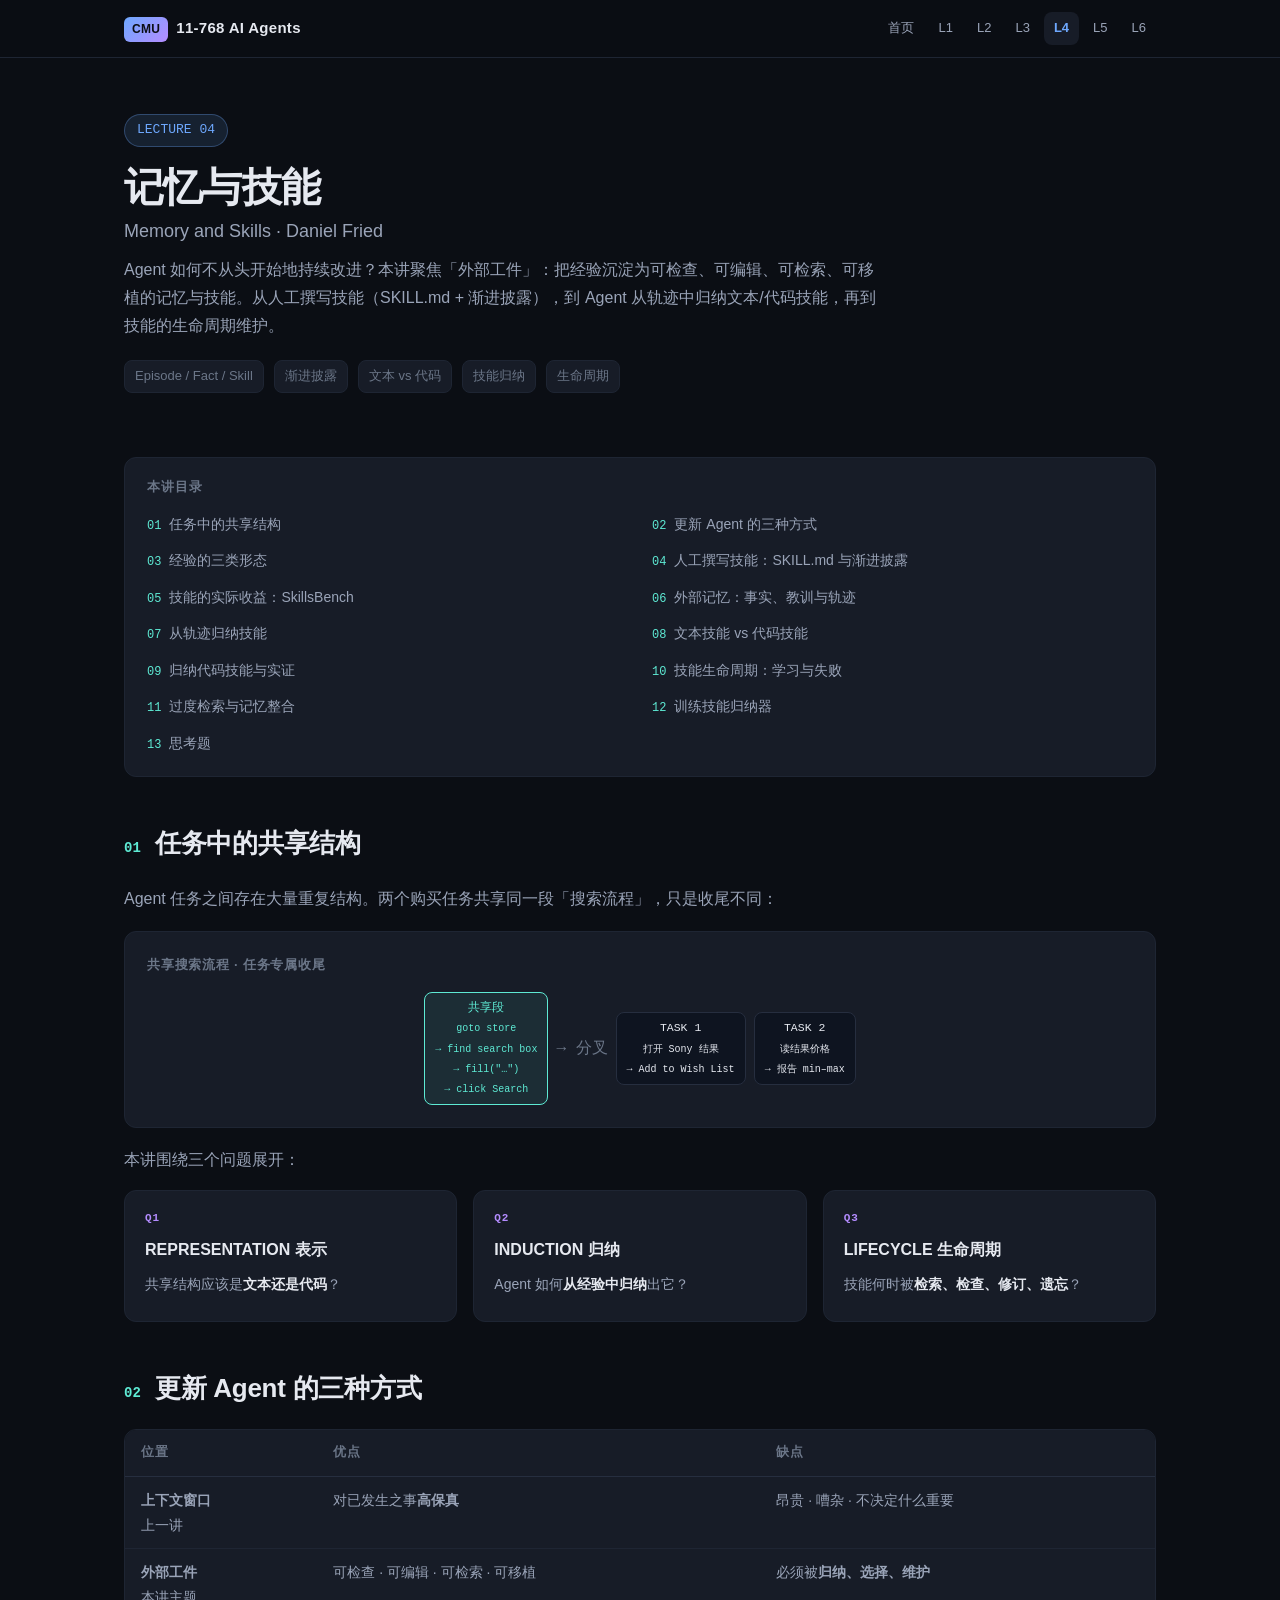
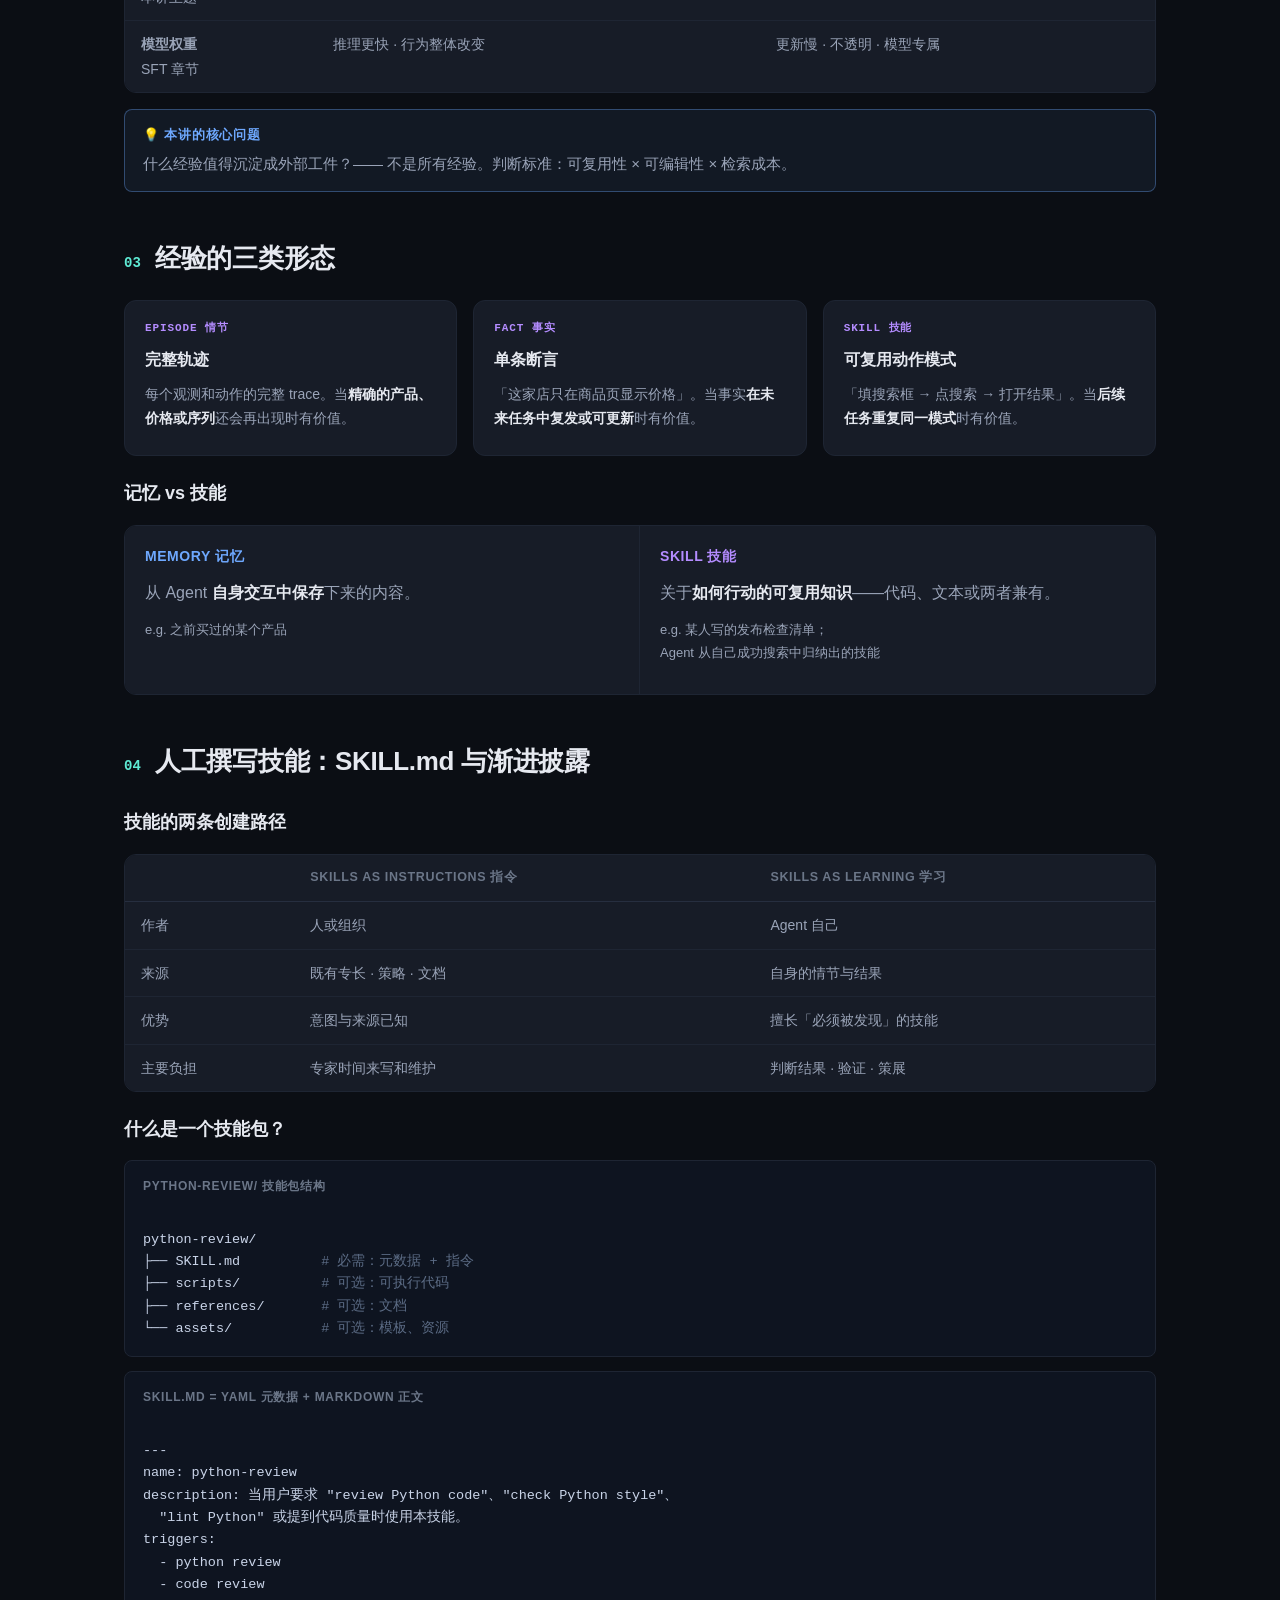
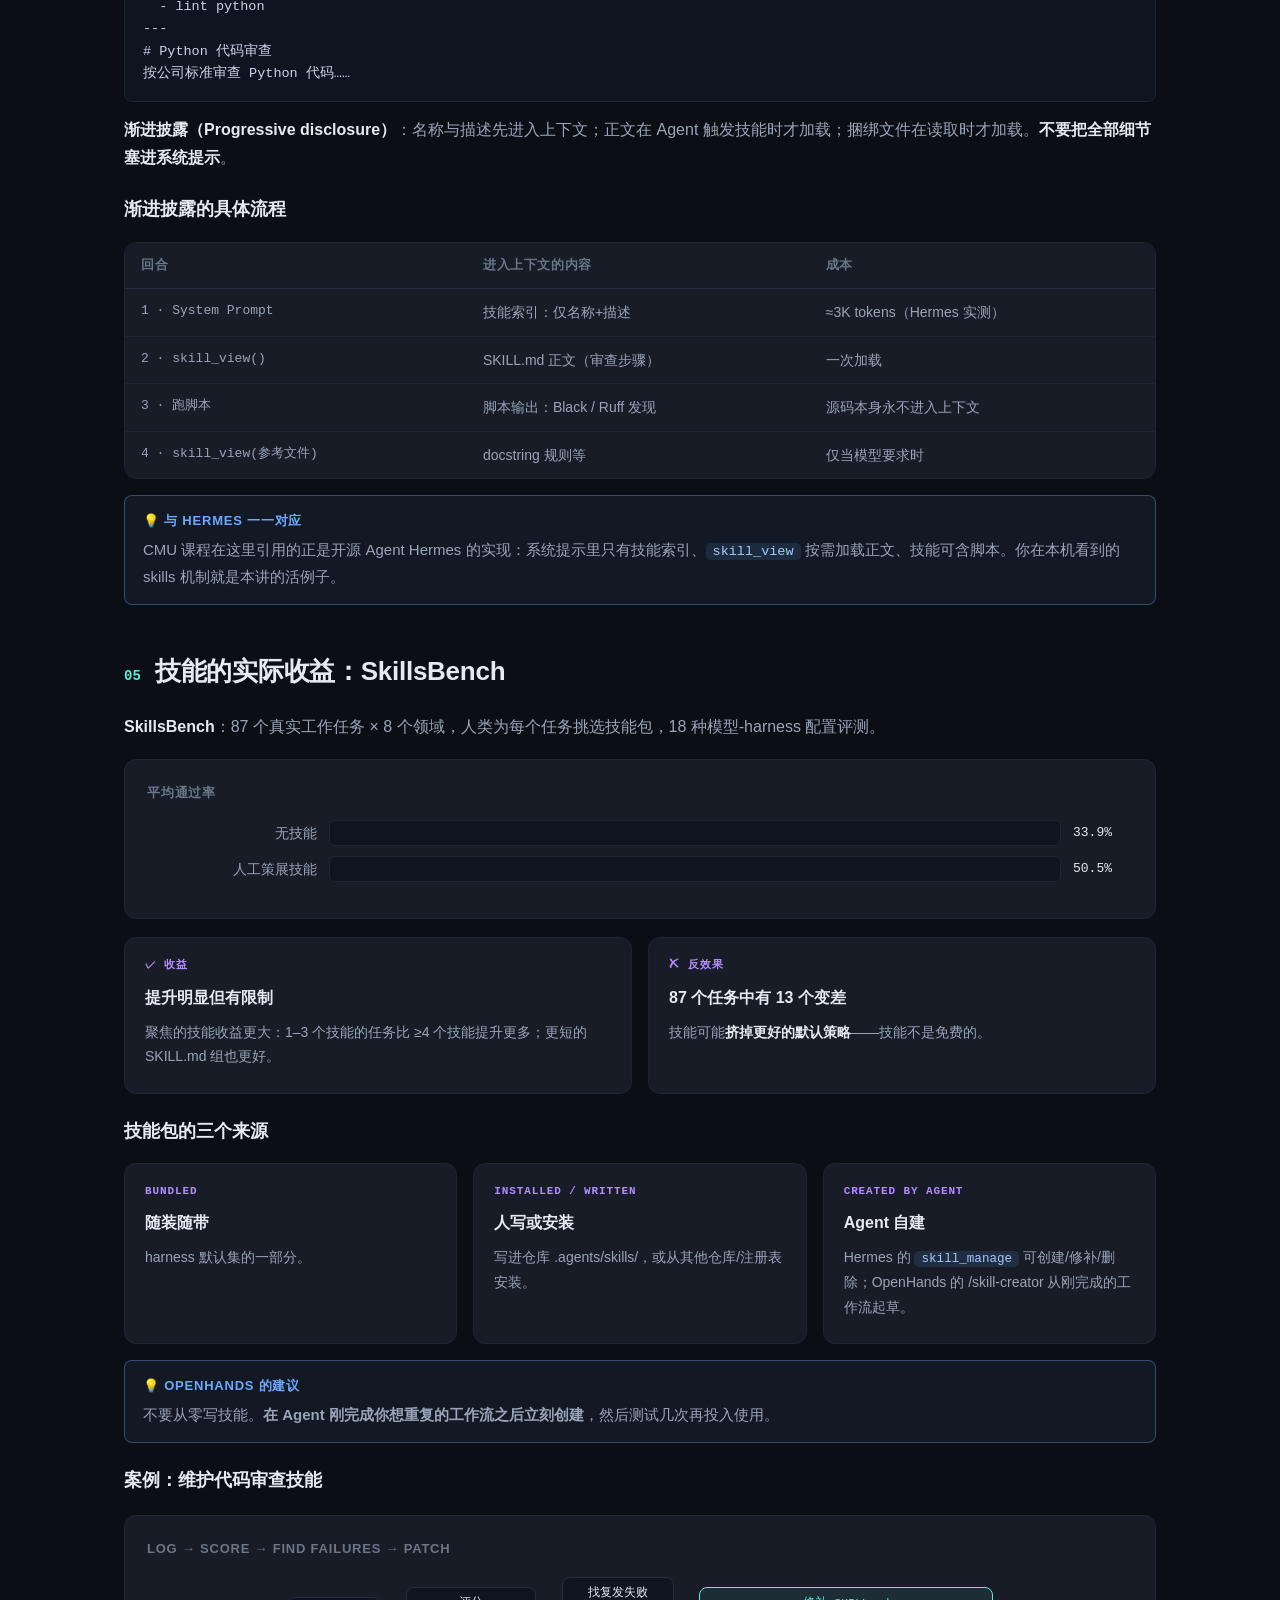
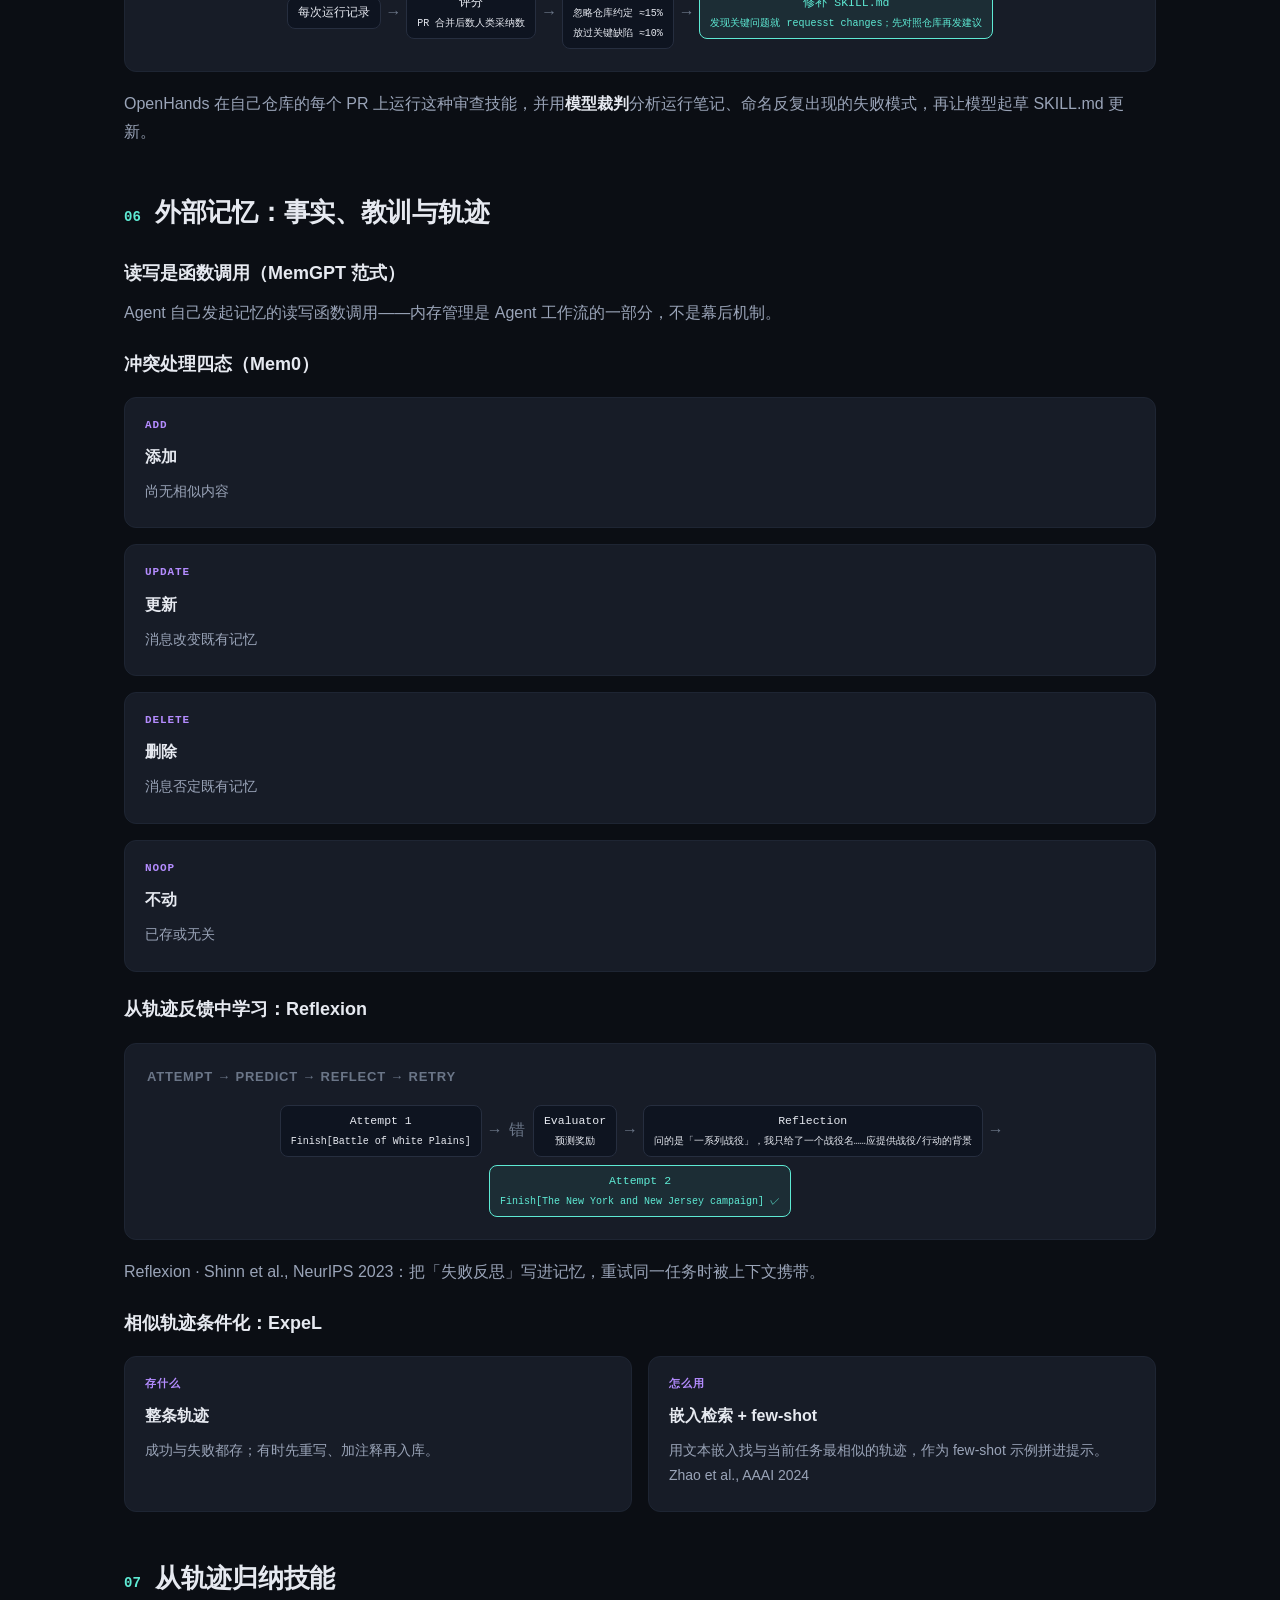
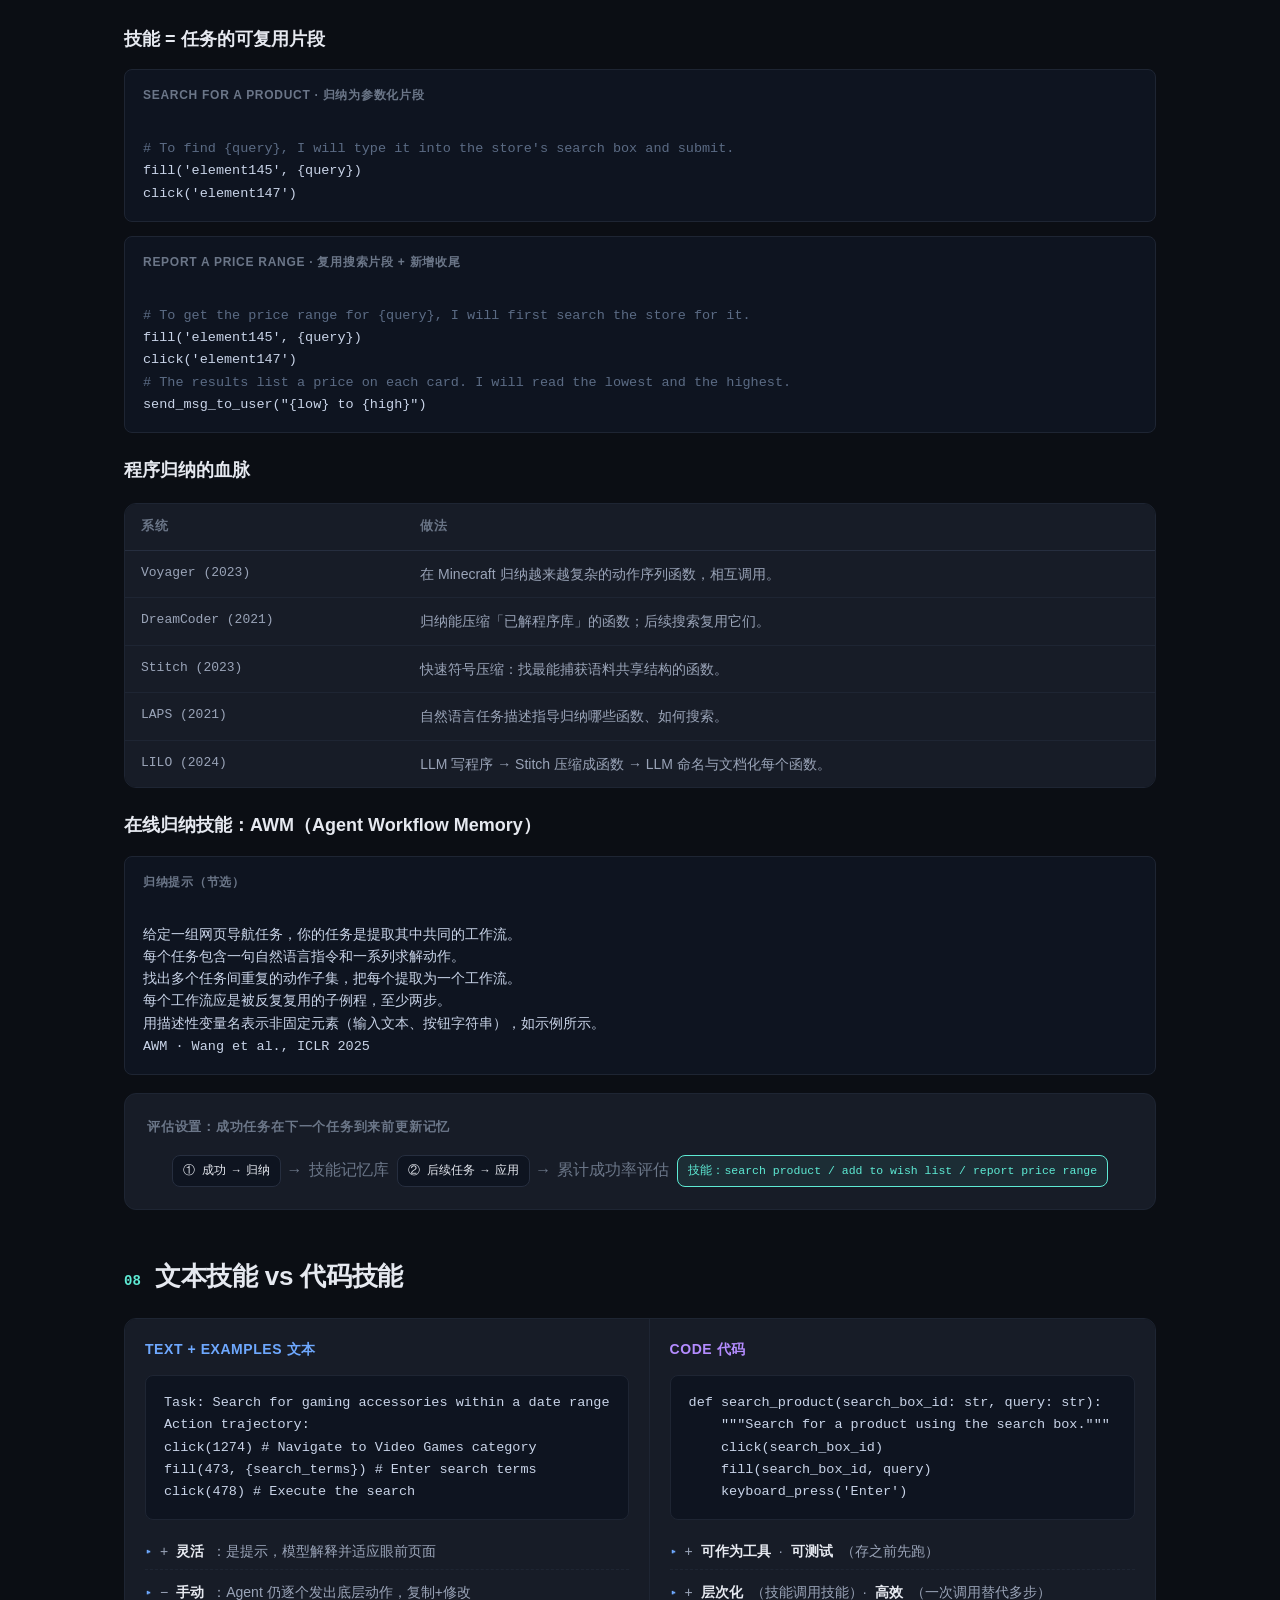
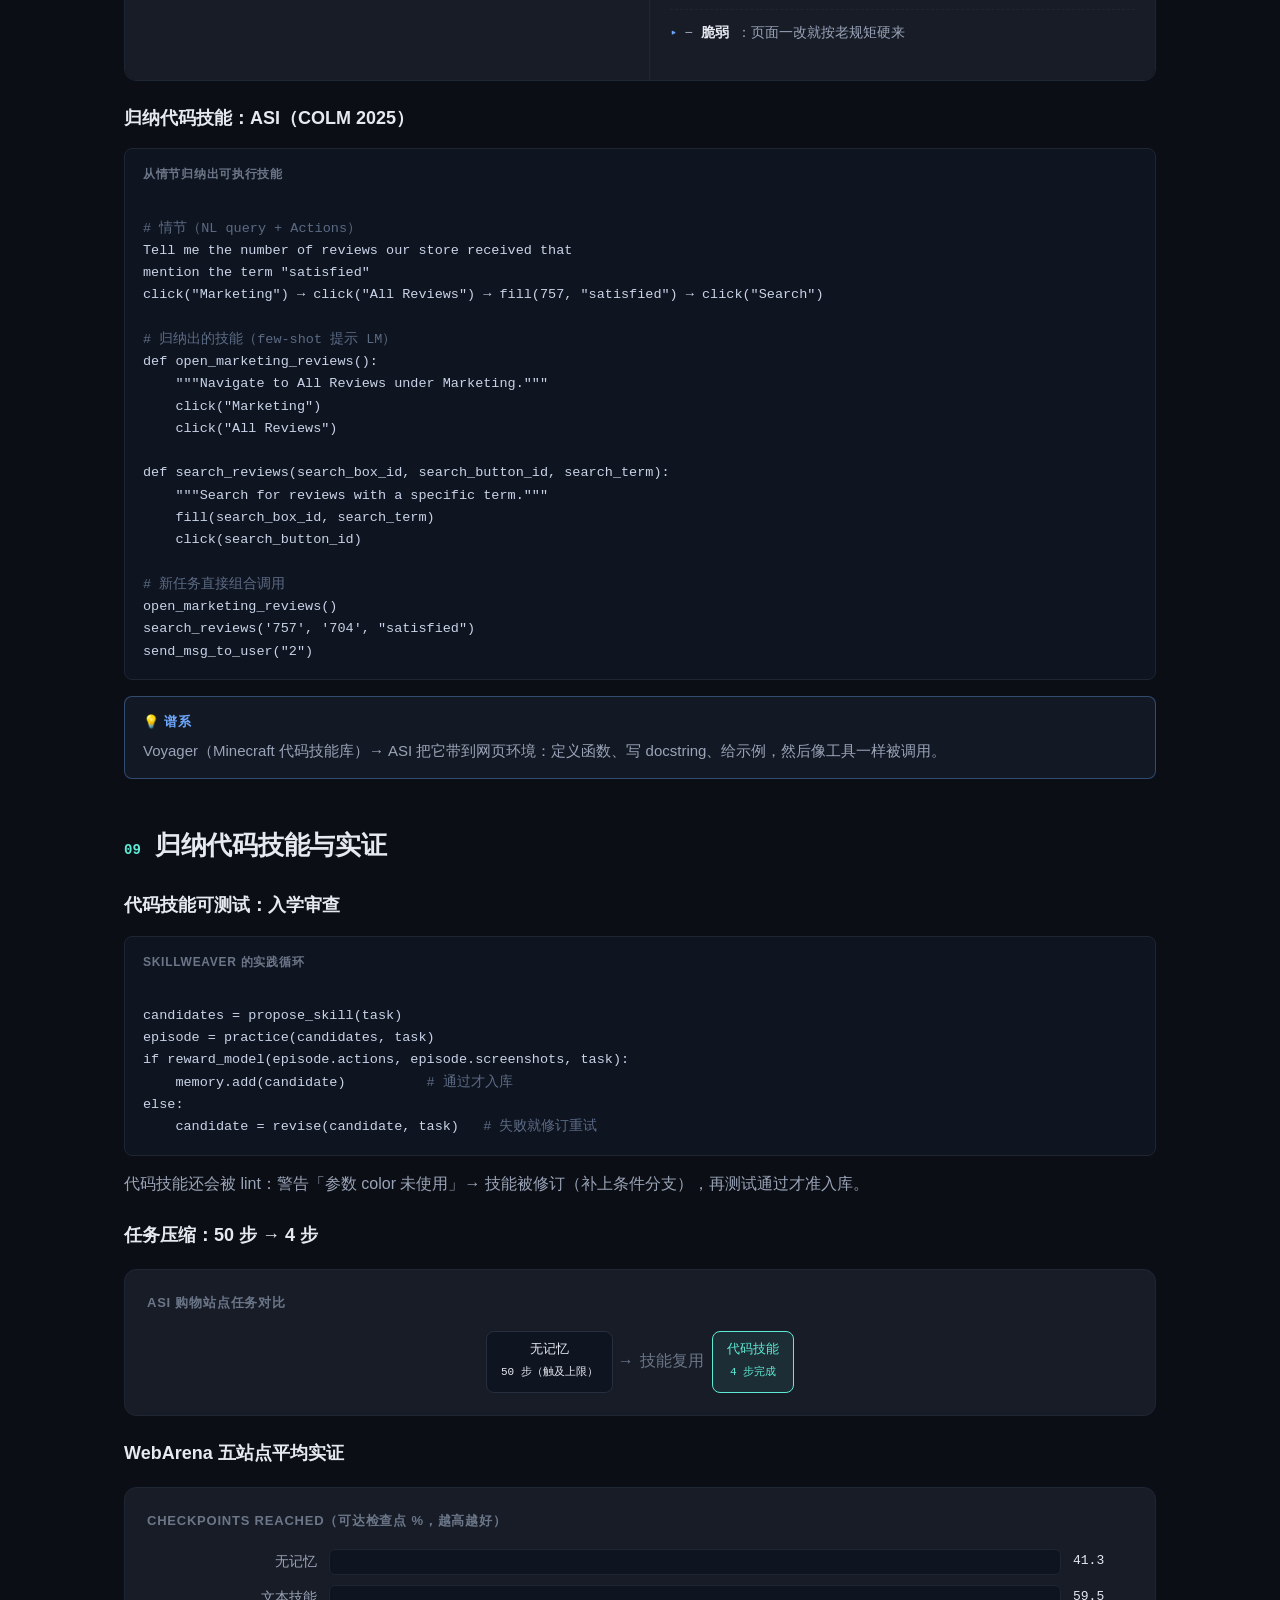
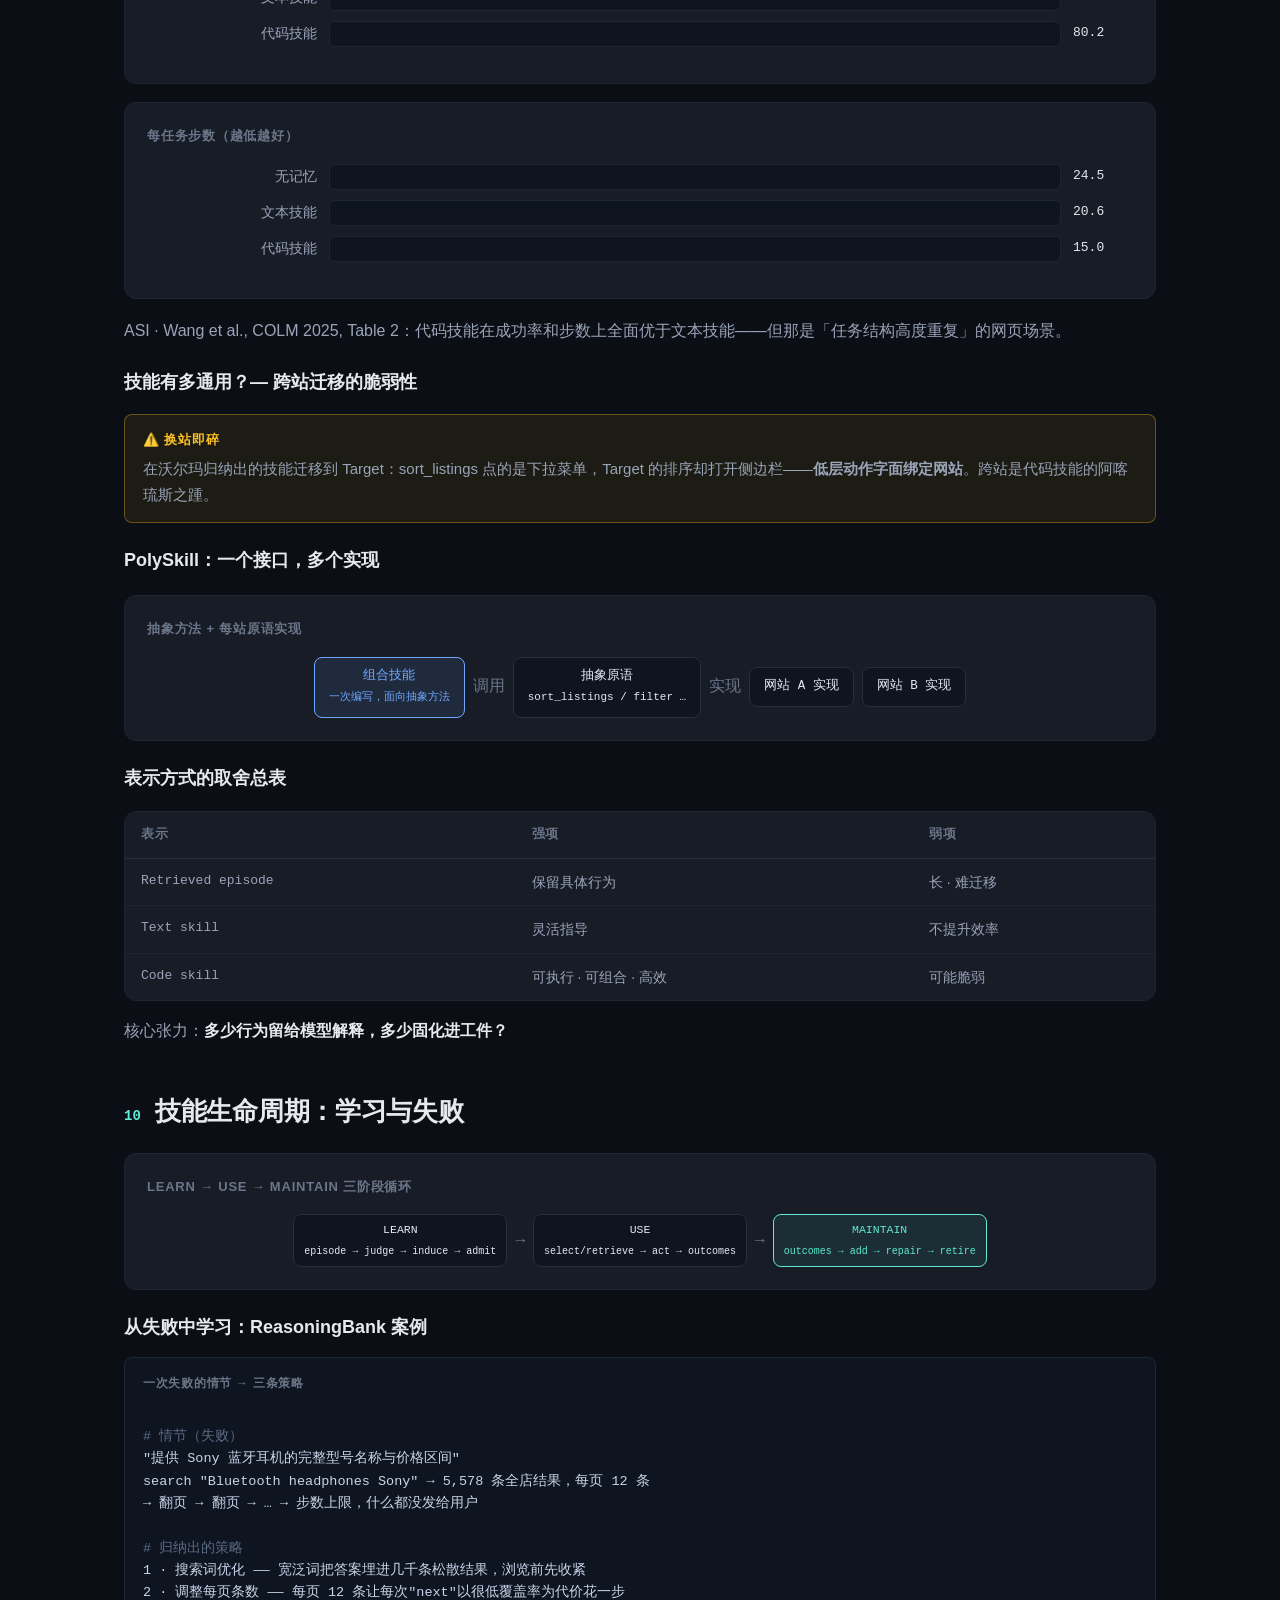
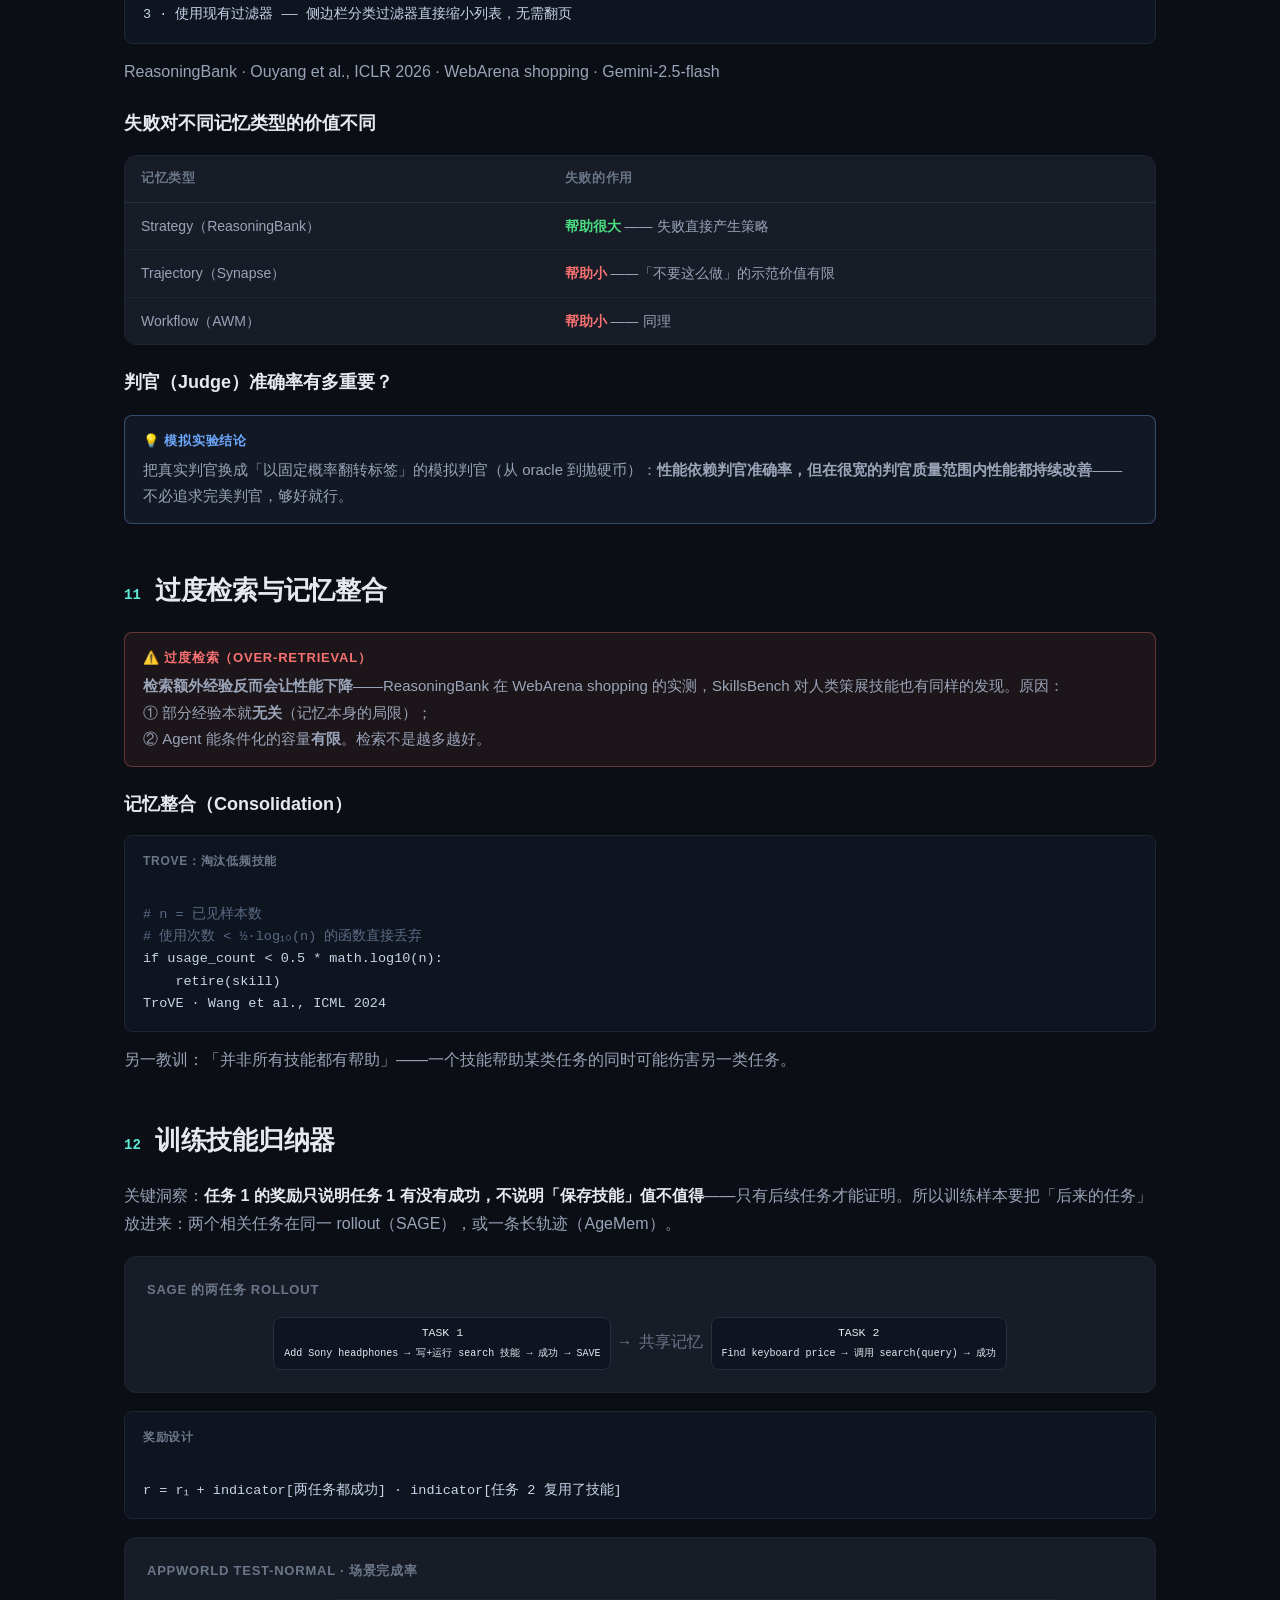
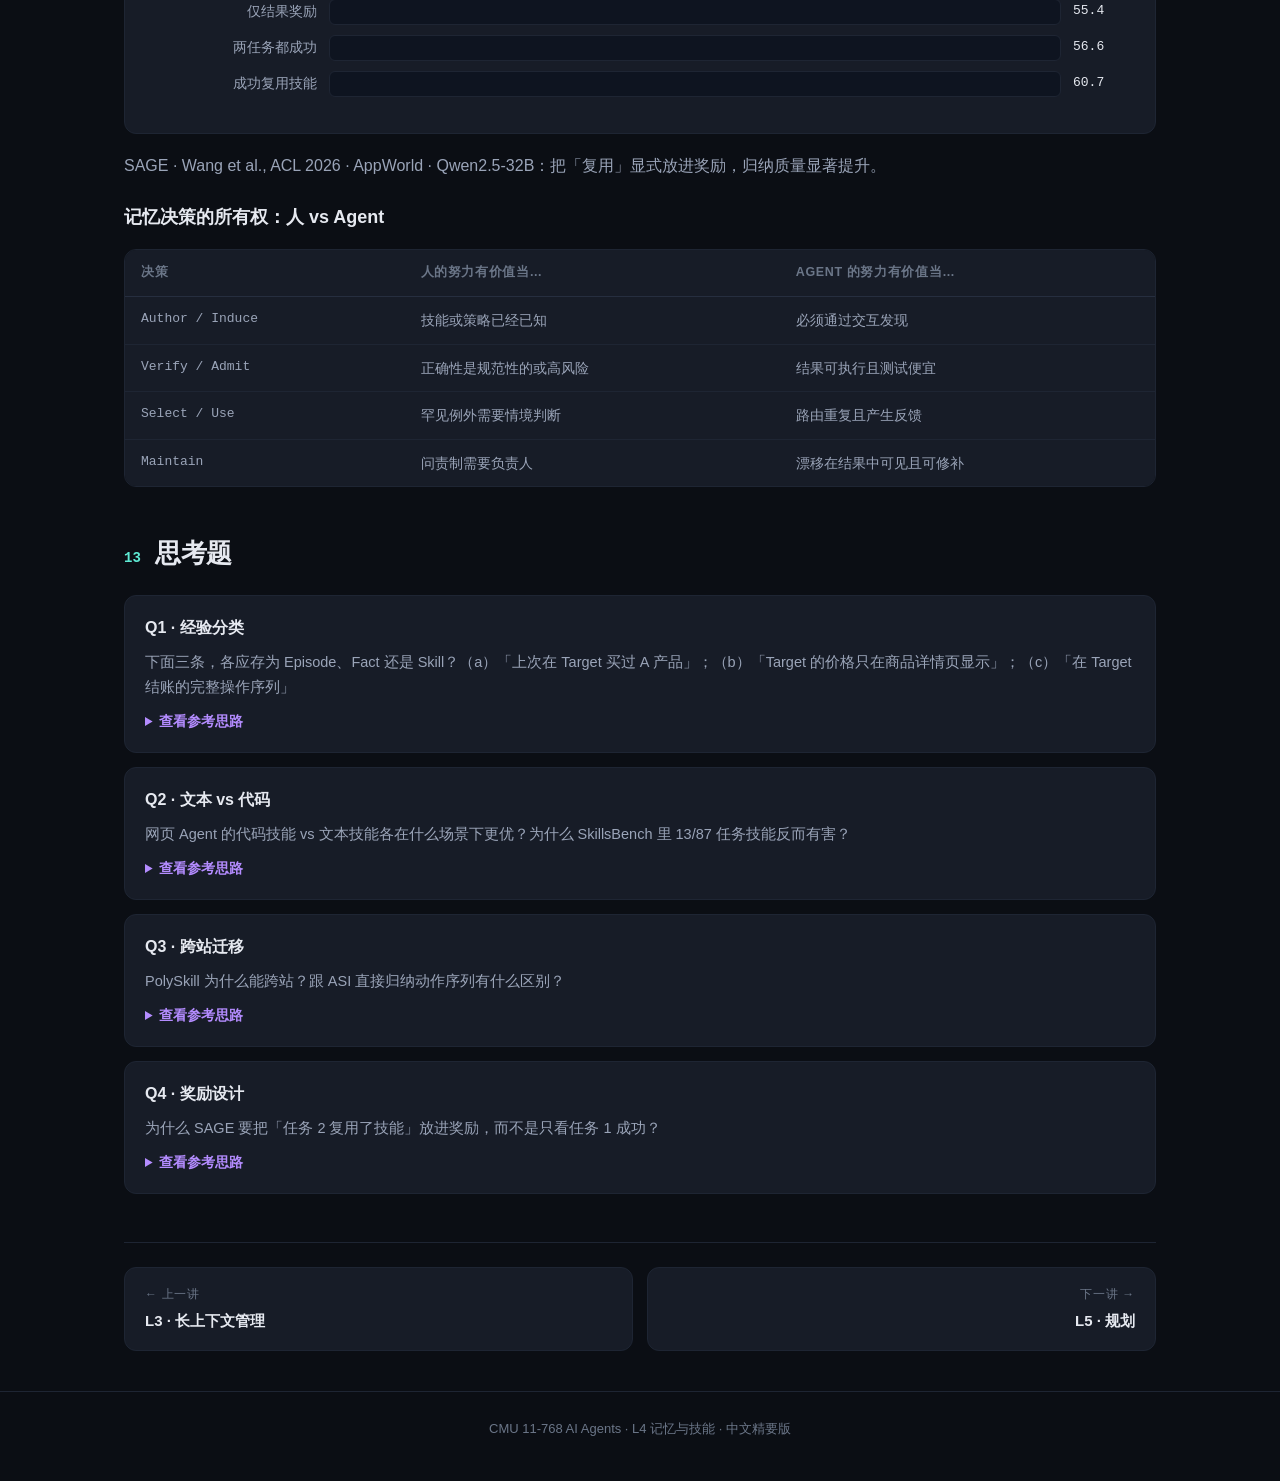
<file: lecture-04.html>
<!DOCTYPE html>
<html lang="zh-CN">
<head>
<meta charset="UTF-8">
<meta name="viewport" content="width=device-width, initial-scale=1.0">
<title>L4 · 记忆与技能 — CMU 11-768 AI Agents</title>
<link rel="stylesheet" href="style.css">
</head>
<body>

<nav class="topnav">
  <div class="topnav-inner">
    <a class="brand" href="index.html"><span class="badge">CMU</span>11-768 AI Agents</a>
    <div class="topnav-links">
      <a href="index.html">首页</a>
      <a href="lecture-01.html">L1</a>
      <a href="lecture-02.html">L2</a>
      <a href="lecture-03.html">L3</a>
      <a href="lecture-04.html" class="active">L4</a>
      <a href="lecture-05.html">L5</a>
      <a href="lecture-06.html">L6</a>
    </div>
  </div>
</nav>

<header class="hero">
  <div class="container">
    <span class="kicker">LECTURE 04</span>
    <h1>记忆与技能<span class="en">Memory and Skills · Daniel Fried</span></h1>
    <p class="sub">Agent 如何不从头开始地持续改进？本讲聚焦「外部工件」：把经验沉淀为可检查、可编辑、可检索、可移植的记忆与技能。从人工撰写技能（SKILL.md + 渐进披露），到 Agent 从轨迹中归纳文本/代码技能，再到技能的生命周期维护。</p>
    <div class="meta"><span>Episode / Fact / Skill</span><span>渐进披露</span><span>文本 vs 代码</span><span>技能归纳</span><span>生命周期</span></div>
  </div>
</header>

<main class="container">

  <div class="toc">
    <div class="toc-title">本讲目录</div>
    <ol>
      <li><a href="#s1">任务中的共享结构</a></li>
      <li><a href="#s2">更新 Agent 的三种方式</a></li>
      <li><a href="#s3">经验的三类形态</a></li>
      <li><a href="#s4">人工撰写技能：SKILL.md 与渐进披露</a></li>
      <li><a href="#s5">技能的实际收益：SkillsBench</a></li>
      <li><a href="#s6">外部记忆：事实、教训与轨迹</a></li>
      <li><a href="#s7">从轨迹归纳技能</a></li>
      <li><a href="#s8">文本技能 vs 代码技能</a></li>
      <li><a href="#s9">归纳代码技能与实证</a></li>
      <li><a href="#s10">技能生命周期：学习与失败</a></li>
      <li><a href="#s11">过度检索与记忆整合</a></li>
      <li><a href="#s12">训练技能归纳器</a></li>
      <li><a href="#s13">思考题</a></li>
    </ol>
  </div>

  <section id="s1">
    <div class="sec-head"><span class="sec-num">01</span><h2>任务中的共享结构</h2></div>
    <p>Agent 任务之间存在大量重复结构。两个购买任务共享同一段「搜索流程」，只是收尾不同：</p>

    <div class="diagram">
      <div class="d-title">共享搜索流程 · 任务专属收尾</div>
      <div class="flow">
        <div class="node small teal">共享段<br><span style="font-size:10px">goto store<br>→ find search box<br>→ fill("…")<br>→ click Search</span></div>
        <div class="arrow">→ 分叉</div>
        <div class="node small">TASK 1<br><span style="font-size:10px">打开 Sony 结果<br>→ Add to Wish List</span></div>
        <div class="node small">TASK 2<br><span style="font-size:10px">读结果价格<br>→ 报告 min–max</span></div>
      </div>
    </div>

    <p>本讲围绕三个问题展开：</p>
    <div class="grid cols-3">
      <div class="card"><div class="card-tag">Q1</div><h4>REPRESENTATION 表示</h4><p>共享结构应该是<strong>文本还是代码</strong>？</p></div>
      <div class="card"><div class="card-tag">Q2</div><h4>INDUCTION 归纳</h4><p>Agent 如何<strong>从经验中归纳</strong>出它？</p></div>
      <div class="card"><div class="card-tag">Q3</div><h4>LIFECYCLE 生命周期</h4><p>技能何时被<strong>检索、检查、修订、遗忘</strong>？</p></div>
    </div>
  </section>

  <section id="s2">
    <div class="sec-head"><span class="sec-num">02</span><h2>更新 Agent 的三种方式</h2></div>
    <div class="table-wrap">
      <table>
        <thead><tr><th>位置</th><th>优点</th><th>缺点</th></tr></thead>
        <tbody>
          <tr><td><strong>上下文窗口</strong><br><span class="ref">上一讲</span></td><td>对已发生之事<strong>高保真</strong></td><td>昂贵 · 嘈杂 · 不决定什么重要</td></tr>
          <tr><td><strong>外部工件</strong><br><span class="ref">本讲主题</span></td><td>可检查 · 可编辑 · 可检索 · 可移植</td><td>必须被<strong>归纳、选择、维护</strong></td></tr>
          <tr><td><strong>模型权重</strong><br><span class="ref">SFT 章节</span></td><td>推理更快 · 行为整体改变</td><td>更新慢 · 不透明 · 模型专属</td></tr>
        </tbody>
      </table>
    </div>
    <div class="callout key"><div class="co-label">💡 本讲的核心问题</div>
      什么经验值得沉淀成外部工件？—— 不是所有经验。判断标准：可复用性 × 可编辑性 × 检索成本。</div>
  </section>

  <section id="s3">
    <div class="sec-head"><span class="sec-num">03</span><h2>经验的三类形态</h2></div>
    <div class="grid cols-3">
      <div class="card"><div class="card-tag">Episode 情节</div><h4>完整轨迹</h4><p>每个观测和动作的完整 trace。当<strong>精确的产品、价格或序列</strong>还会再出现时有价值。</p></div>
      <div class="card"><div class="card-tag">Fact 事实</div><h4>单条断言</h4><p>「这家店只在商品页显示价格」。当事实<strong>在未来任务中复发或可更新</strong>时有价值。</p></div>
      <div class="card"><div class="card-tag">Skill 技能</div><h4>可复用动作模式</h4><p>「填搜索框 → 点搜索 → 打开结果」。当<strong>后续任务重复同一模式</strong>时有价值。</p></div>
    </div>

    <h3>记忆 vs 技能</h3>
    <div class="compare">
      <div class="col a"><h5>Memory 记忆</h5>
        <p>从 Agent <strong>自身交互中保存</strong>下来的内容。</p>
        <p class="mono" style="font-size:13px">e.g. 之前买过的某个产品</p>
      </div>
      <div class="col b"><h5>Skill 技能</h5>
        <p>关于<strong>如何行动的可复用知识</strong>——代码、文本或两者兼有。</p>
        <p class="mono" style="font-size:13px">e.g. 某人写的发布检查清单；<br>Agent 从自己成功搜索中归纳出的技能</p>
      </div>
    </div>
  </section>

  <section id="s4">
    <div class="sec-head"><span class="sec-num">04</span><h2>人工撰写技能：SKILL.md 与渐进披露</h2></div>
    <h3>技能的两条创建路径</h3>
    <div class="table-wrap">
      <table>
        <thead><tr><th></th><th>Skills as instructions 指令</th><th>Skills as learning 学习</th></tr></thead>
        <tbody>
          <tr><td>作者</td><td>人或组织</td><td>Agent 自己</td></tr>
          <tr><td>来源</td><td>既有专长 · 策略 · 文档</td><td>自身的情节与结果</td></tr>
          <tr><td>优势</td><td>意图与来源已知</td><td>擅长「必须被发现」的技能</td></tr>
          <tr><td>主要负担</td><td>专家时间来写和维护</td><td>判断结果 · 验证 · 策展</td></tr>
        </tbody>
      </table>
    </div>

    <h3>什么是一个技能包？</h3>
    <div class="code"><span class="c-title">python-review/ 技能包结构</span>
python-review/
├── SKILL.md          <span class="cm"># 必需：元数据 + 指令</span>
├── scripts/          <span class="cm"># 可选：可执行代码</span>
├── references/       <span class="cm"># 可选：文档</span>
└── assets/           <span class="cm"># 可选：模板、资源</span>
</div>
    <div class="code"><span class="c-title">SKILL.md = YAML 元数据 + Markdown 正文</span>
---
name: python-review
description: 当用户要求 "review Python code"、"check Python style"、
  "lint Python" 或提到代码质量时使用本技能。
triggers:
  - python review
  - code review
  - lint python
---
# Python 代码审查
按公司标准审查 Python 代码……
</div>
    <p><strong>渐进披露（Progressive disclosure）</strong>：名称与描述先进入上下文；正文在 Agent 触发技能时才加载；捆绑文件在读取时才加载。<strong>不要把全部细节塞进系统提示</strong>。</p>

    <h3>渐进披露的具体流程</h3>
    <div class="table-wrap">
      <table>
        <thead><tr><th>回合</th><th>进入上下文的内容</th><th>成本</th></tr></thead>
        <tbody>
          <tr><td class="mono">1 · System Prompt</td><td>技能索引：仅名称+描述</td><td>≈3K tokens（Hermes 实测）</td></tr>
          <tr><td class="mono">2 · skill_view()</td><td>SKILL.md 正文（审查步骤）</td><td>一次加载</td></tr>
          <tr><td class="mono">3 · 跑脚本</td><td>脚本输出：Black / Ruff 发现</td><td>源码本身永不进入上下文</td></tr>
          <tr><td class="mono">4 · skill_view(参考文件)</td><td>docstring 规则等</td><td>仅当模型要求时</td></tr>
        </tbody>
      </table>
    </div>
    <div class="callout key"><div class="co-label">💡 与 Hermes 一一对应</div>
      CMU 课程在这里引用的正是开源 Agent Hermes 的实现：系统提示里只有技能索引、<span class="inline-code">skill_view</span> 按需加载正文、技能可含脚本。你在本机看到的 skills 机制就是本讲的活例子。</div>
  </section>

  <section id="s5">
    <div class="sec-head"><span class="sec-num">05</span><h2>技能的实际收益：SkillsBench</h2></div>
    <p><strong>SkillsBench</strong>：87 个真实工作任务 × 8 个领域，人类为每个任务挑选技能包，18 种模型-harness 配置评测。</p>

    <div class="diagram">
      <div class="d-title">平均通过率</div>
      <div class="bar-chart">
        <div class="bar-row"><span class="bar-label">无技能</span><div class="bar-track"><div class="bar" style="width:34%"></div></div><span class="bar-val">33.9%</span></div>
        <div class="bar-row"><span class="bar-label">人工策展技能</span><div class="bar-track"><div class="bar accent" style="width:50%"></div></div><span class="bar-val">50.5%</span></div>
      </div>
    </div>

    <div class="grid cols-2">
      <div class="card"><div class="card-tag">✓ 收益</div><h4>提升明显但有限制</h4><p>聚焦的技能收益更大：1–3 个技能的任务比 ≥4 个技能提升更多；更短的 SKILL.md 组也更好。</p></div>
      <div class="card"><div class="card-tag">✗ 反效果</div><h4>87 个任务中有 13 个变差</h4><p>技能可能<strong>挤掉更好的默认策略</strong>——技能不是免费的。</p></div>
    </div>

    <h3>技能包的三个来源</h3>
    <div class="grid cols-3">
      <div class="card"><div class="card-tag">Bundled</div><h4>随装随带</h4><p>harness 默认集的一部分。</p></div>
      <div class="card"><div class="card-tag">Installed / Written</div><h4>人写或安装</h4><p>写进仓库 <span class="mono">.agents/skills/</span>，或从其他仓库/注册表安装。</p></div>
      <div class="card"><div class="card-tag">Created by agent</div><h4>Agent 自建</h4><p>Hermes 的 <span class="inline-code">skill_manage</span> 可创建/修补/删除；OpenHands 的 /skill-creator 从刚完成的工作流起草。</p></div>
    </div>
    <div class="callout key"><div class="co-label">💡 OpenHands 的建议</div>
      不要从零写技能。<strong>在 Agent 刚完成你想重复的工作流之后立刻创建</strong>，然后测试几次再投入使用。</div>

    <h3>案例：维护代码审查技能</h3>
    <div class="diagram">
      <div class="d-title">log → score → find failures → patch</div>
      <div class="flow">
        <div class="node small">每次运行记录</div>
        <div class="arrow">→</div>
        <div class="node small">评分<br><span style="font-size:10px">PR 合并后数人类采纳数</span></div>
        <div class="arrow">→</div>
        <div class="node small">找复发失败<br><span style="font-size:10px">忽略仓库约定 ≈15%<br>放过关键缺陷 ≈10%</span></div>
        <div class="arrow">→</div>
        <div class="node small teal">修补 SKILL.md<br><span style="font-size:10px">发现关键问题就 requesst changes；先对照仓库再发建议</span></div>
      </div>
    </div>
    <p>OpenHands 在自己仓库的每个 PR 上运行这种审查技能，并用<strong>模型裁判</strong>分析运行笔记、命名反复出现的失败模式，再让模型起草 SKILL.md 更新。</p>
  </section>

  <section id="s6">
    <div class="sec-head"><span class="sec-num">06</span><h2>外部记忆：事实、教训与轨迹</h2></div>
    <h3>读写是函数调用（MemGPT 范式）</h3>
    <p>Agent 自己发起记忆的读写函数调用——内存管理是 Agent 工作流的一部分，不是幕后机制。</p>

    <h3>冲突处理四态（Mem0）</h3>
    <div class="grid cols-4">
      <div class="card"><div class="card-tag">ADD</div><h4>添加</h4><p>尚无相似内容</p></div>
      <div class="card"><div class="card-tag">UPDATE</div><h4>更新</h4><p>消息改变既有记忆</p></div>
      <div class="card"><div class="card-tag">DELETE</div><h4>删除</h4><p>消息否定既有记忆</p></div>
      <div class="card"><div class="card-tag">NOOP</div><h4>不动</h4><p>已存或无关</p></div>
    </div>

    <h3>从轨迹反馈中学习：Reflexion</h3>
    <div class="diagram">
      <div class="d-title">Attempt → Predict → Reflect → Retry</div>
      <div class="flow">
        <div class="node small">Attempt 1<br><span style="font-size:10px">Finish[Battle of White Plains]</span></div>
        <div class="arrow">→ 错</div>
        <div class="node small">Evaluator<br><span style="font-size:10px">预测奖励</span></div>
        <div class="arrow">→</div>
        <div class="node small">Reflection<br><span style="font-size:10px">问的是「一系列战役」，我只给了一个战役名……应提供战役/行动的背景</span></div>
        <div class="arrow">→</div>
        <div class="node small teal">Attempt 2<br><span style="font-size:10px">Finish[The New York and New Jersey campaign] ✓</span></div>
      </div>
    </div>
    <p class="d-note">Reflexion · Shinn et al., NeurIPS 2023：把「失败反思」写进记忆，重试同一任务时被上下文携带。</p>

    <h3>相似轨迹条件化：ExpeL</h3>
    <div class="grid cols-2">
      <div class="card"><div class="card-tag">存什么</div><h4>整条轨迹</h4><p>成功与失败都存；有时先重写、加注释再入库。</p></div>
      <div class="card"><div class="card-tag">怎么用</div><h4>嵌入检索 + few-shot</h4><p>用文本嵌入找与当前任务最相似的轨迹，作为 few-shot 示例拼进提示。<span class="ref">Zhao et al., AAAI 2024</span></p></div>
    </div>
  </section>

  <section id="s7">
    <div class="sec-head"><span class="sec-num">07</span><h2>从轨迹归纳技能</h2></div>
    <h3>技能 = 任务的可复用片段</h3>
    <div class="code"><span class="c-title">SEARCH FOR A PRODUCT · 归纳为参数化片段</span>
<span class="cm"># To find {query}, I will type it into the store's search box and submit.</span>
fill('element145', {query})
click('element147')
</div>
    <div class="code"><span class="c-title">REPORT A PRICE RANGE · 复用搜索片段 + 新增收尾</span>
<span class="cm"># To get the price range for {query}, I will first search the store for it.</span>
fill('element145', {query})
click('element147')
<span class="cm"># The results list a price on each card. I will read the lowest and the highest.</span>
send_msg_to_user("{low} to {high}")
</div>

    <h3>程序归纳的血脉</h3>
    <div class="table-wrap">
      <table>
        <thead><tr><th>系统</th><th>做法</th></tr></thead>
        <tbody>
          <tr><td class="mono">Voyager (2023)</td><td>在 Minecraft 归纳越来越复杂的动作序列函数，相互调用。</td></tr>
          <tr><td class="mono">DreamCoder (2021)</td><td>归纳能压缩「已解程序库」的函数；后续搜索复用它们。</td></tr>
          <tr><td class="mono">Stitch (2023)</td><td>快速符号压缩：找最能捕获语料共享结构的函数。</td></tr>
          <tr><td class="mono">LAPS (2021)</td><td>自然语言任务描述指导归纳哪些函数、如何搜索。</td></tr>
          <tr><td class="mono">LILO (2024)</td><td>LLM 写程序 → Stitch 压缩成函数 → LLM 命名与文档化每个函数。</td></tr>
        </tbody>
      </table>
    </div>

    <h3>在线归纳技能：AWM（Agent Workflow Memory）</h3>
    <div class="code"><span class="c-title">归纳提示（节选）</span>
给定一组网页导航任务，你的任务是提取其中共同的工作流。
每个任务包含一句自然语言指令和一系列求解动作。
找出多个任务间重复的动作子集，把每个提取为一个工作流。
每个工作流应是被反复复用的子例程，至少两步。
用描述性变量名表示非固定元素（输入文本、按钮字符串），如示例所示。
<span class="ref">AWM · Wang et al., ICLR 2025</span>
</div>
    <div class="diagram">
      <div class="d-title">评估设置：成功任务在下一个任务到来前更新记忆</div>
      <div class="flow">
        <div class="node small">① 成功 → 归纳</div>
        <div class="arrow">→ 技能记忆库</div>
        <div class="node small">② 后续任务 → 应用</div>
        <div class="arrow">→ 累计成功率评估</div>
        <div class="node small teal">技能：search product / add to wish list / report price range</div>
      </div>
    </div>
  </section>

  <section id="s8">
    <div class="sec-head"><span class="sec-num">08</span><h2>文本技能 vs 代码技能</h2></div>
    <div class="compare">
      <div class="col a"><h5>Text + examples 文本</h5>
        <div class="code mini">Task: Search for gaming accessories within a date range
Action trajectory:
click(1274) # Navigate to Video Games category
fill(473, {search_terms}) # Enter search terms
click(478) # Execute the search
</div>
        <ul>
          <li>+ <strong>灵活</strong>：是提示，模型解释并适应眼前页面</li>
          <li>− <strong>手动</strong>：Agent 仍逐个发出底层动作，复制+修改</li>
        </ul>
      </div>
      <div class="col b"><h5>Code 代码</h5>
        <div class="code mini">def search_product(search_box_id: str, query: str):
    """Search for a product using the search box."""
    click(search_box_id)
    fill(search_box_id, query)
    keyboard_press('Enter')
</div>
        <ul>
          <li>+ <strong>可作为工具</strong> · <strong>可测试</strong>（存之前先跑）</li>
          <li>+ <strong>层次化</strong>（技能调用技能）· <strong>高效</strong>（一次调用替代多步）</li>
          <li>− <strong>脆弱</strong>：页面一改就按老规矩硬来</li>
        </ul>
      </div>
    </div>

    <h3>归纳代码技能：ASI（COLM 2025）</h3>
    <div class="code"><span class="c-title">从情节归纳出可执行技能</span>
<span class="cm"># 情节（NL query + Actions）</span>
Tell me the number of reviews our store received that
mention the term "satisfied"
click("Marketing") → click("All Reviews") → fill(757, "satisfied") → click("Search")

<span class="cm"># 归纳出的技能（few-shot 提示 LM）</span>
def open_marketing_reviews():
    """Navigate to All Reviews under Marketing."""
    click("Marketing")
    click("All Reviews")

def search_reviews(search_box_id, search_button_id, search_term):
    """Search for reviews with a specific term."""
    fill(search_box_id, search_term)
    click(search_button_id)

<span class="cm"># 新任务直接组合调用</span>
open_marketing_reviews()
search_reviews('757', '704', "satisfied")
send_msg_to_user("2")
</div>
    <div class="callout key"><div class="co-label">💡 谱系</div>
      Voyager（Minecraft 代码技能库）→ ASI 把它带到网页环境：定义函数、写 docstring、给示例，然后像工具一样被调用。</div>
  </section>

  <section id="s9">
    <div class="sec-head"><span class="sec-num">09</span><h2>归纳代码技能与实证</h2></div>
    <h3>代码技能可测试：入学审查</h3>
    <div class="code"><span class="c-title">SkillWeaver 的实践循环</span>
candidates = propose_skill(task)
episode = practice(candidates, task)
if reward_model(episode.actions, episode.screenshots, task):
    memory.add(candidate)          <span class="cm"># 通过才入库</span>
else:
    candidate = revise(candidate, task)   <span class="cm"># 失败就修订重试</span>
</div>
    <p>代码技能还会被 lint：警告「参数 color 未使用」→ 技能被修订（补上条件分支），再测试通过才准入库。</p>

    <h3>任务压缩：50 步 → 4 步</h3>
    <div class="diagram">
      <div class="d-title">ASI 购物站点任务对比</div>
      <div class="flow">
        <div class="node">无记忆<br><span style="font-size:11px">50 步（触及上限）</span></div>
        <div class="arrow">→ 技能复用</div>
        <div class="node teal">代码技能<br><span style="font-size:11px">4 步完成</span></div>
      </div>
    </div>

    <h3>WebArena 五站点平均实证</h3>
    <div class="diagram">
      <div class="d-title">Checkpoints reached（可达检查点 %，越高越好）</div>
      <div class="bar-chart">
        <div class="bar-row"><span class="bar-label">无记忆</span><div class="bar-track"><div class="bar" style="width:41%"></div></div><span class="bar-val">41.3</span></div>
        <div class="bar-row"><span class="bar-label">文本技能</span><div class="bar-track"><div class="bar" style="width:60%"></div></div><span class="bar-val">59.5</span></div>
        <div class="bar-row"><span class="bar-label">代码技能</span><div class="bar-track"><div class="bar accent" style="width:80%"></div></div><span class="bar-val">80.2</span></div>
      </div>
    </div>
    <div class="diagram">
      <div class="d-title">每任务步数（越低越好）</div>
      <div class="bar-chart">
        <div class="bar-row"><span class="bar-label">无记忆</span><div class="bar-track"><div class="bar" style="width:98%"></div></div><span class="bar-val">24.5</span></div>
        <div class="bar-row"><span class="bar-label">文本技能</span><div class="bar-track"><div class="bar" style="width:82%"></div></div><span class="bar-val">20.6</span></div>
        <div class="bar-row"><span class="bar-label">代码技能</span><div class="bar-track"><div class="bar accent" style="width:60%"></div></div><span class="bar-val">15.0</span></div>
      </div>
    </div>
    <p class="d-note">ASI · Wang et al., COLM 2025, Table 2：代码技能在成功率和步数上全面优于文本技能——但那是「任务结构高度重复」的网页场景。</p>

    <h3>技能有多通用？— 跨站迁移的脆弱性</h3>
    <div class="callout warn"><div class="co-label">⚠️ 换站即碎</div>
      在沃尔玛归纳出的技能迁移到 Target：<span class="mono">sort_listings</span> 点的是下拉菜单，Target 的排序却打开侧边栏——<strong>低层动作字面绑定网站</strong>。跨站是代码技能的阿喀琉斯之踵。</div>

    <h3>PolySkill：一个接口，多个实现</h3>
    <div class="diagram">
      <div class="d-title">抽象方法 + 每站原语实现</div>
      <div class="flow">
        <div class="node accent">组合技能<br><span style="font-size:11px">一次编写，面向抽象方法</span></div>
        <div class="arrow">调用</div>
        <div class="node">抽象原语<br><span style="font-size:11px">sort_listings / filter …</span></div>
        <div class="arrow">实现</div>
        <div class="node">网站 A 实现</div>
        <div class="node">网站 B 实现</div>
      </div>
    </div>

    <h3>表示方式的取舍总表</h3>
    <div class="table-wrap">
      <table>
        <thead><tr><th>表示</th><th>强项</th><th>弱项</th></tr></thead>
        <tbody>
          <tr><td class="mono">Retrieved episode</td><td>保留具体行为</td><td>长 · 难迁移</td></tr>
          <tr><td class="mono">Text skill</td><td>灵活指导</td><td>不提升效率</td></tr>
          <tr><td class="mono">Code skill</td><td>可执行 · 可组合 · 高效</td><td>可能脆弱</td></tr>
        </tbody>
      </table>
    </div>
    <p>核心张力：<strong>多少行为留给模型解释，多少固化进工件？</strong></p>
  </section>

  <section id="s10">
    <div class="sec-head"><span class="sec-num">10</span><h2>技能生命周期：学习与失败</h2></div>
    <div class="diagram">
      <div class="d-title">Learn → Use → Maintain 三阶段循环</div>
      <div class="flow">
        <div class="node small">LEARN<br><span style="font-size:10px">episode → judge → induce → admit</span></div>
        <div class="arrow">→</div>
        <div class="node small">USE<br><span style="font-size:10px">select/retrieve → act → outcomes</span></div>
        <div class="arrow">→</div>
        <div class="node small teal">MAINTAIN<br><span style="font-size:10px">outcomes → add → repair → retire</span></div>
      </div>
    </div>

    <h3>从失败中学习：ReasoningBank 案例</h3>
    <div class="code"><span class="c-title">一次失败的情节 → 三条策略</span>
<span class="cm"># 情节（失败）</span>
"提供 Sony 蓝牙耳机的完整型号名称与价格区间"
search "Bluetooth headphones Sony" → 5,578 条全店结果，每页 12 条
→ 翻页 → 翻页 → … → 步数上限，什么都没发给用户

<span class="cm"># 归纳出的策略</span>
1 · 搜索词优化 —— 宽泛词把答案埋进几千条松散结果，浏览前先收紧
2 · 调整每页条数 —— 每页 12 条让每次"next"以很低覆盖率为代价花一步
3 · 使用现有过滤器 —— 侧边栏分类过滤器直接缩小列表，无需翻页
</div>
    <p class="d-note">ReasoningBank · Ouyang et al., ICLR 2026 · WebArena shopping · Gemini-2.5-flash</p>

    <h3>失败对不同记忆类型的价值不同</h3>
    <div class="table-wrap">
      <table>
        <thead><tr><th>记忆类型</th><th>失败的作用</th></tr></thead>
        <tbody>
          <tr><td>Strategy（ReasoningBank）</td><td><span class="good">帮助很大</span> —— 失败直接产生策略</td></tr>
          <tr><td>Trajectory（Synapse）</td><td><span class="bad">帮助小</span> ——「不要这么做」的示范价值有限</td></tr>
          <tr><td>Workflow（AWM）</td><td><span class="bad">帮助小</span> —— 同理</td></tr>
        </tbody>
      </table>
    </div>

    <h3>判官（Judge）准确率有多重要？</h3>
    <div class="callout key"><div class="co-label">💡 模拟实验结论</div>
      把真实判官换成「以固定概率翻转标签」的模拟判官（从 oracle 到抛硬币）：<strong>性能依赖判官准确率，但在很宽的判官质量范围内性能都持续改善</strong>——不必追求完美判官，够好就行。</div>
  </section>

  <section id="s11">
    <div class="sec-head"><span class="sec-num">11</span><h2>过度检索与记忆整合</h2></div>
    <div class="callout danger"><div class="co-label">⚠️ 过度检索（over-retrieval）</div>
      <strong>检索额外经验反而会让性能下降</strong>——ReasoningBank 在 WebArena shopping 的实测，SkillsBench 对人类策展技能也有同样的发现。原因：<br>
      ① 部分经验本就<strong>无关</strong>（记忆本身的局限）；<br>
      ② Agent 能条件化的容量<strong>有限</strong>。检索不是越多越好。</div>

    <h3>记忆整合（Consolidation）</h3>
    <div class="code"><span class="c-title">TroVE：淘汰低频技能</span>
<span class="cm"># n = 已见样本数
# 使用次数 &lt; ½·log₁₀(n) 的函数直接丢弃</span>
if usage_count &lt; 0.5 * math.log10(n):
    retire(skill)
<span class="ref">TroVE · Wang et al., ICML 2024</span>
</div>
    <p class="d-note">另一教训：「并非所有技能都有帮助」——一个技能帮助某类任务的同时可能伤害另一类任务。</p>
  </section>

  <section id="s12">
    <div class="sec-head"><span class="sec-num">12</span><h2>训练技能归纳器</h2></div>
    <p>关键洞察：<strong>任务 1 的奖励只说明任务 1 有没有成功，不说明「保存技能」值不值得</strong>——只有后续任务才能证明。所以训练样本要把「后来的任务」放进来：两个相关任务在同一 rollout（SAGE），或一条长轨迹（AgeMem）。</p>

    <div class="diagram">
      <div class="d-title">SAGE 的两任务 rollout</div>
      <div class="flow">
        <div class="node small">TASK 1<br><span style="font-size:10px">Add Sony headphones → 写+运行 search 技能 → 成功 → SAVE</span></div>
        <div class="arrow">→ 共享记忆</div>
        <div class="node small">TASK 2<br><span style="font-size:10px">Find keyboard price → 调用 search(query) → 成功</span></div>
      </div>
    </div>
    <div class="code"><span class="c-title">奖励设计</span>
r = r₁ + indicator[两任务都成功] · indicator[任务 2 复用了技能]
</div>

    <div class="diagram">
      <div class="d-title">AppWorld test-normal · 场景完成率</div>
      <div class="bar-chart">
        <div class="bar-row"><span class="bar-label">仅结果奖励</span><div class="bar-track"><div class="bar" style="width:55%"></div></div><span class="bar-val">55.4</span></div>
        <div class="bar-row"><span class="bar-label">两任务都成功</span><div class="bar-track"><div class="bar" style="width:57%"></div></div><span class="bar-val">56.6</span></div>
        <div class="bar-row"><span class="bar-label">成功复用技能</span><div class="bar-track"><div class="bar accent" style="width:61%"></div></div><span class="bar-val">60.7</span></div>
      </div>
    </div>
    <p class="d-note">SAGE · Wang et al., ACL 2026 · AppWorld · Qwen2.5-32B：把「复用」显式放进奖励，归纳质量显著提升。</p>

    <h3>记忆决策的所有权：人 vs Agent</h3>
    <div class="table-wrap">
      <table>
        <thead><tr><th>决策</th><th>人的努力有价值当…</th><th>Agent 的努力有价值当…</th></tr></thead>
        <tbody>
          <tr><td class="mono">Author / Induce</td><td>技能或策略已经已知</td><td>必须通过交互发现</td></tr>
          <tr><td class="mono">Verify / Admit</td><td>正确性是规范性的或高风险</td><td>结果可执行且测试便宜</td></tr>
          <tr><td class="mono">Select / Use</td><td>罕见例外需要情境判断</td><td>路由重复且产生反馈</td></tr>
          <tr><td class="mono">Maintain</td><td>问责制需要负责人</td><td>漂移在结果中可见且可修补</td></tr>
        </tbody>
      </table>
    </div>
  </section>

  <section id="s13">
    <div class="sec-head"><span class="sec-num">13</span><h2>思考题</h2></div>
    <div class="quiz">
      <div class="q"><div class="q-title">Q1 · 经验分类</div>
        <div class="q-body">下面三条，各应存为 Episode、Fact 还是 Skill？（a）「上次在 Target 买过 A 产品」；（b）「Target 的价格只在商品详情页显示」；（c）「在 Target 结账的完整操作序列」</div>
        <details><summary>查看参考思路</summary><div class="answer">(a) 存为 Fact（买过什么产品）；(b) 存为 Fact（站点行为事实）；(c) 里「结账流程」若还会复用就归纳成 Skill，原始轨迹作为 Episode 保留用于精确回溯。原则：判断「还会不会再来」。</div></details>
      </div>
      <div class="q"><div class="q-title">Q2 · 文本 vs 代码</div>
        <div class="q-body">网页 Agent 的代码技能 vs 文本技能各在什么场景下更优？为什么 SkillsBench 里 13/87 任务技能反而有害？</div>
        <details><summary>查看参考思路</summary><div class="answer">结构高度重复、页面稳定 → 代码技能（可测试、可组合、高效）；页面多变、需要解释适应 → 文本技能。技能有害通常因为它挤掉了模型默认的好策略——技能不是免费的，要评估净收益。</div></details>
      </div>
      <div class="q"><div class="q-title">Q3 · 跨站迁移</div>
        <div class="q-body">PolySkill 为什么能跨站？跟 ASI 直接归纳动作序列有什么区别？</div>
        <details><summary>查看参考思路</summary><div class="answer">ASI 的技能逐字绑定低层动作（click 某 selector），换站即碎。PolySkill 把技能写成抽象方法的组合，每个网站只实现原语浏览器动作——组合层一次编写、全站复用。</div></details>
      </div>
      <div class="q"><div class="q-title">Q4 · 奖励设计</div>
        <div class="q-body">为什么 SAGE 要把「任务 2 复用了技能」放进奖励，而不是只看任务 1 成功？</div>
        <details><summary>查看参考思路</summary><div class="answer">归纳技能是有代价的（写函数、测试、入库）；任务 1 的即时奖励无法区分「靠运气成功」和「因为沉淀了可复用知识而成功」。只有把后续任务的复用作为奖励信号，归纳器才学到「保存值得的东西」。</div></details>
      </div>
    </div>
  </section>

</main>

<div class="container">
  <nav class="pagenav">
    <a href="lecture-03.html"><div class="pn-dir">← 上一讲</div><div class="pn-title">L3 · 长上下文管理</div></a>
    <a class="next" href="lecture-05.html"><div class="pn-dir">下一讲 →</div><div class="pn-title">L5 · 规划</div></a>
  </nav>
</div>

<footer class="site-footer">
  <div class="container"><p>CMU 11-768 AI Agents · L4 记忆与技能 · 中文精要版</p></div>
</footer>

</body>
</html>
</file>
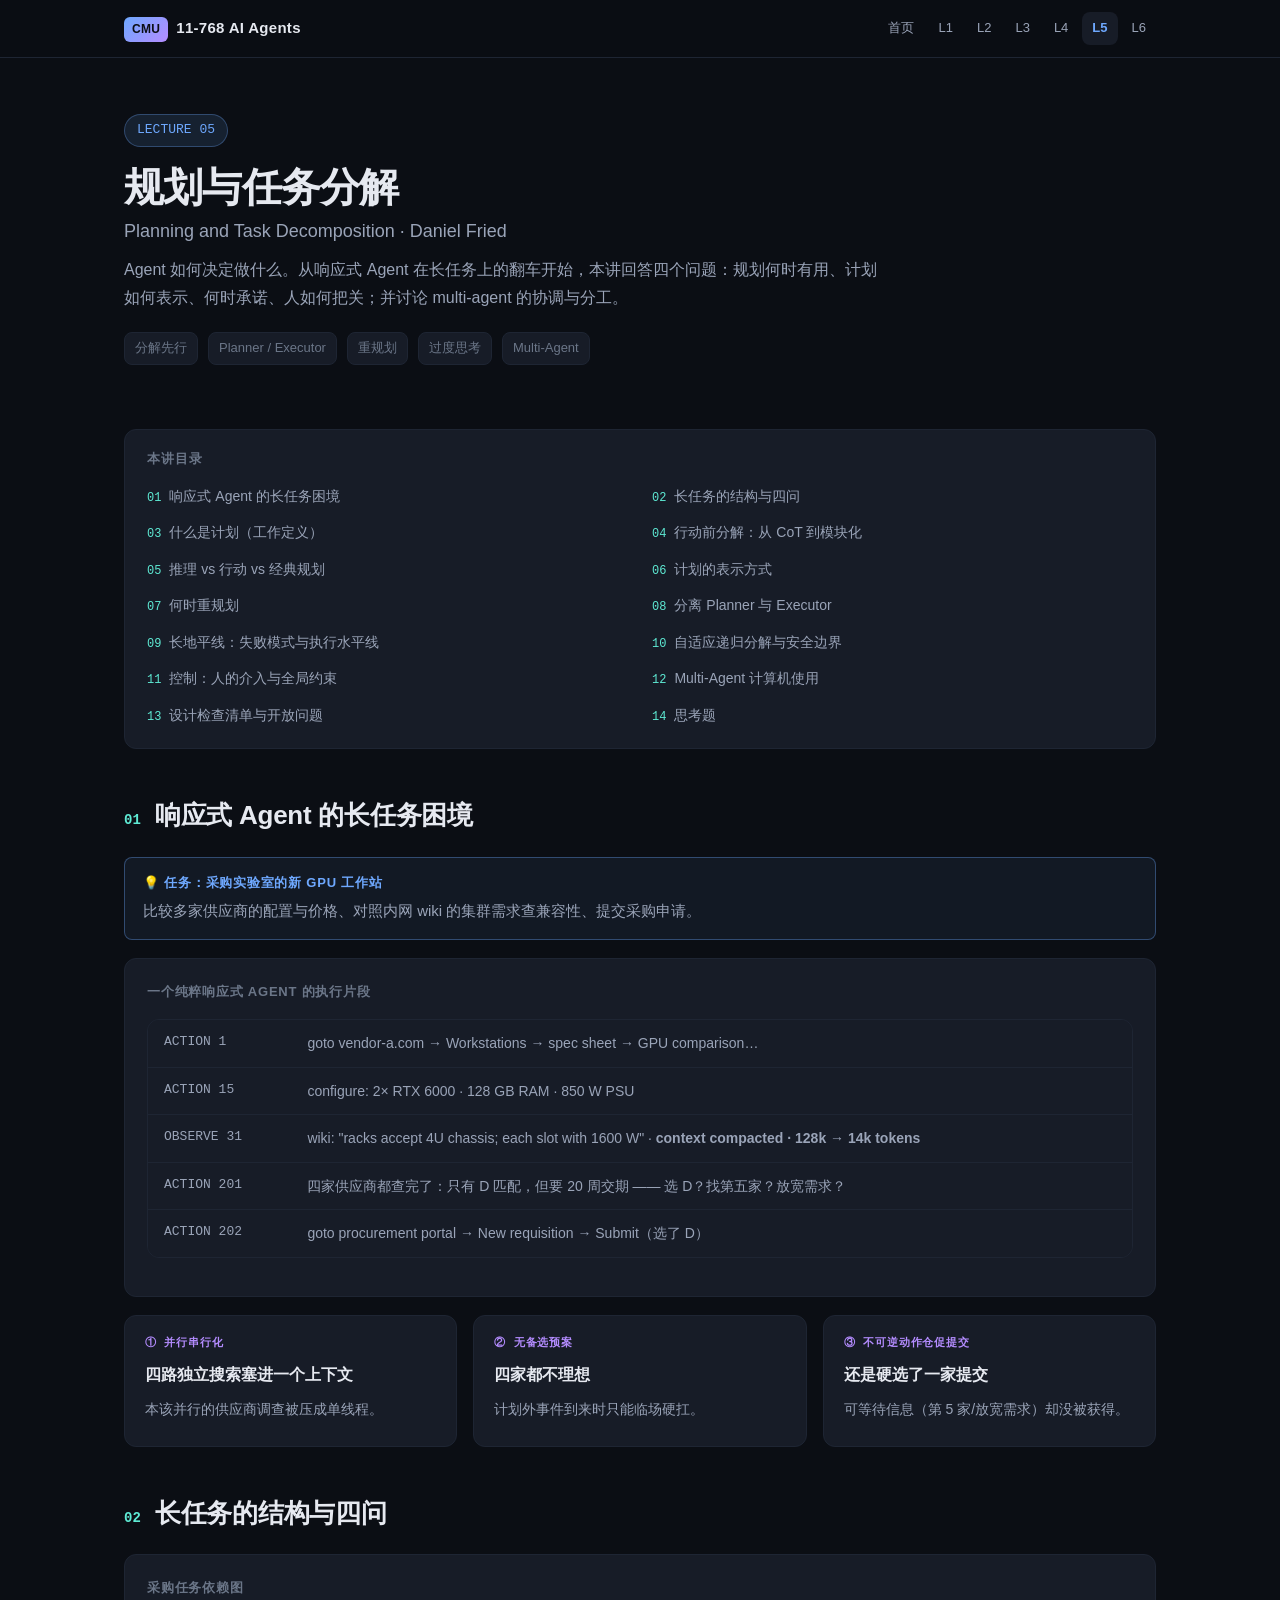
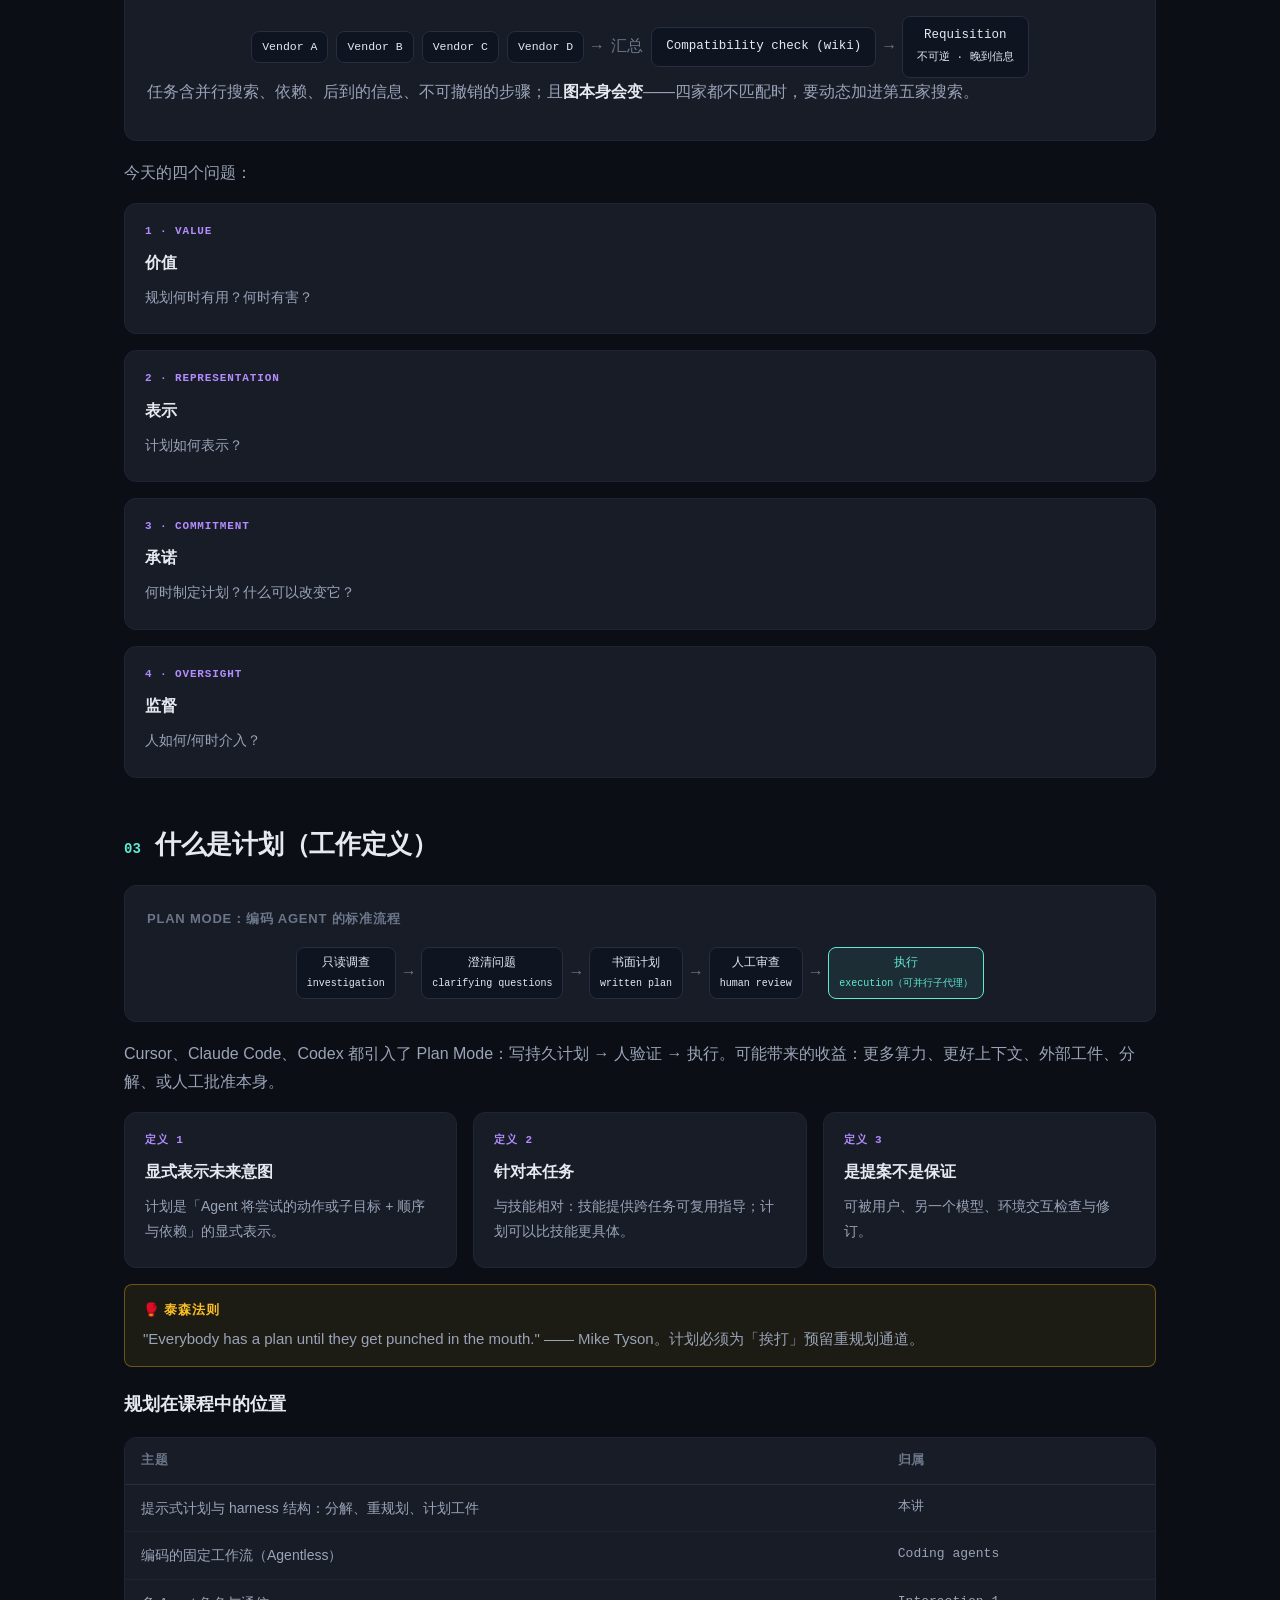
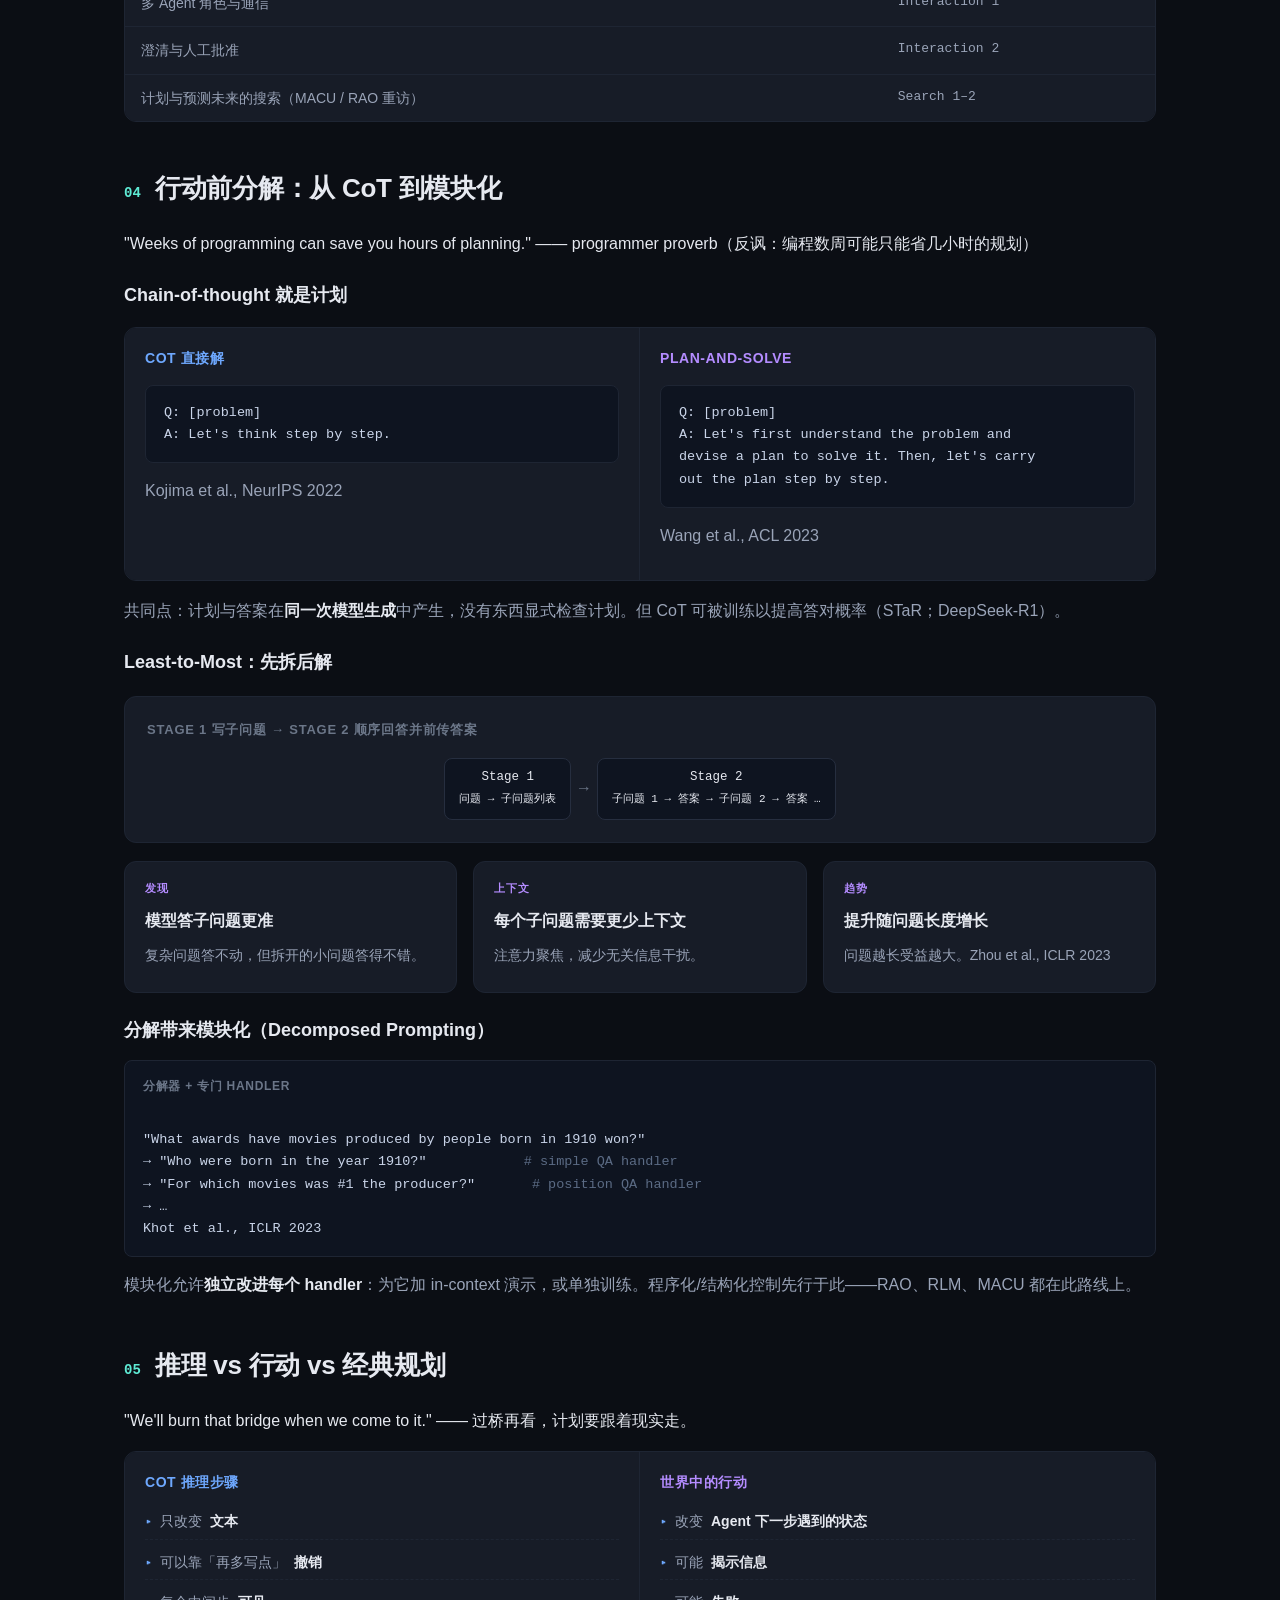
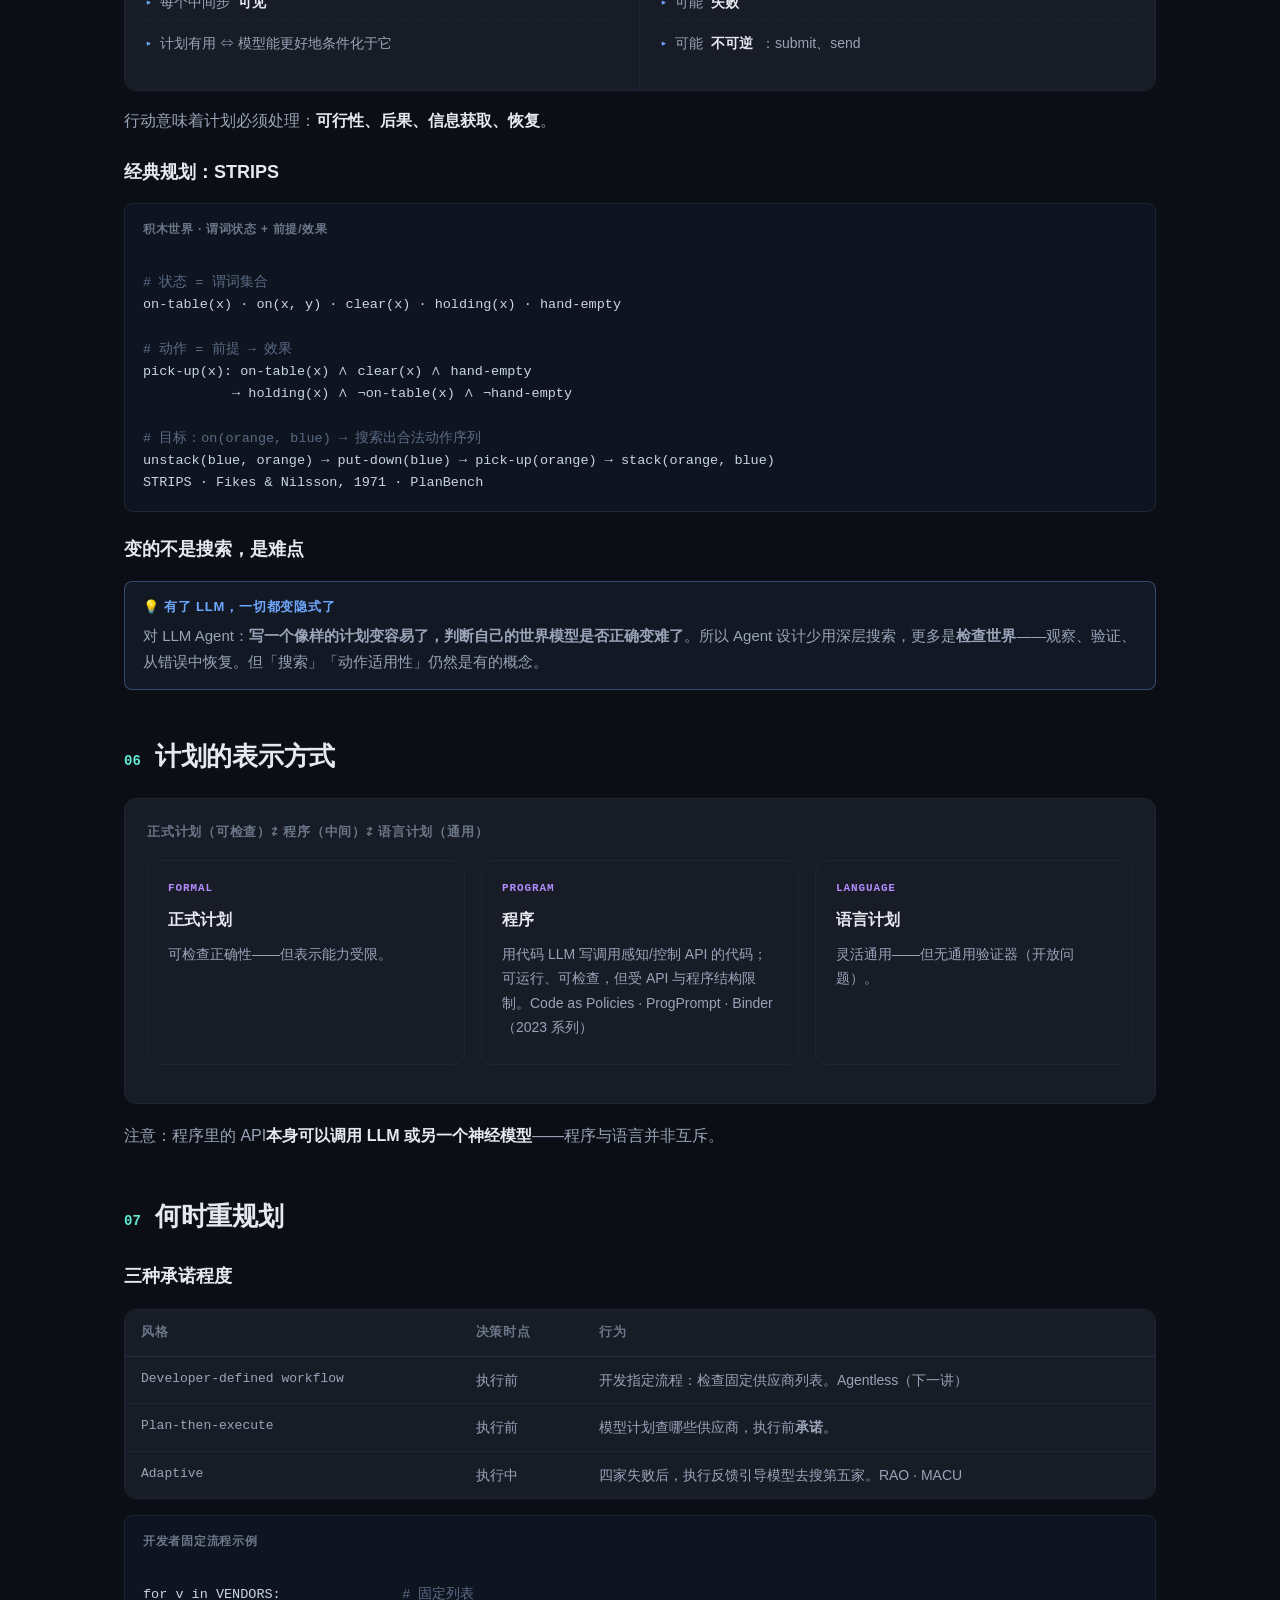
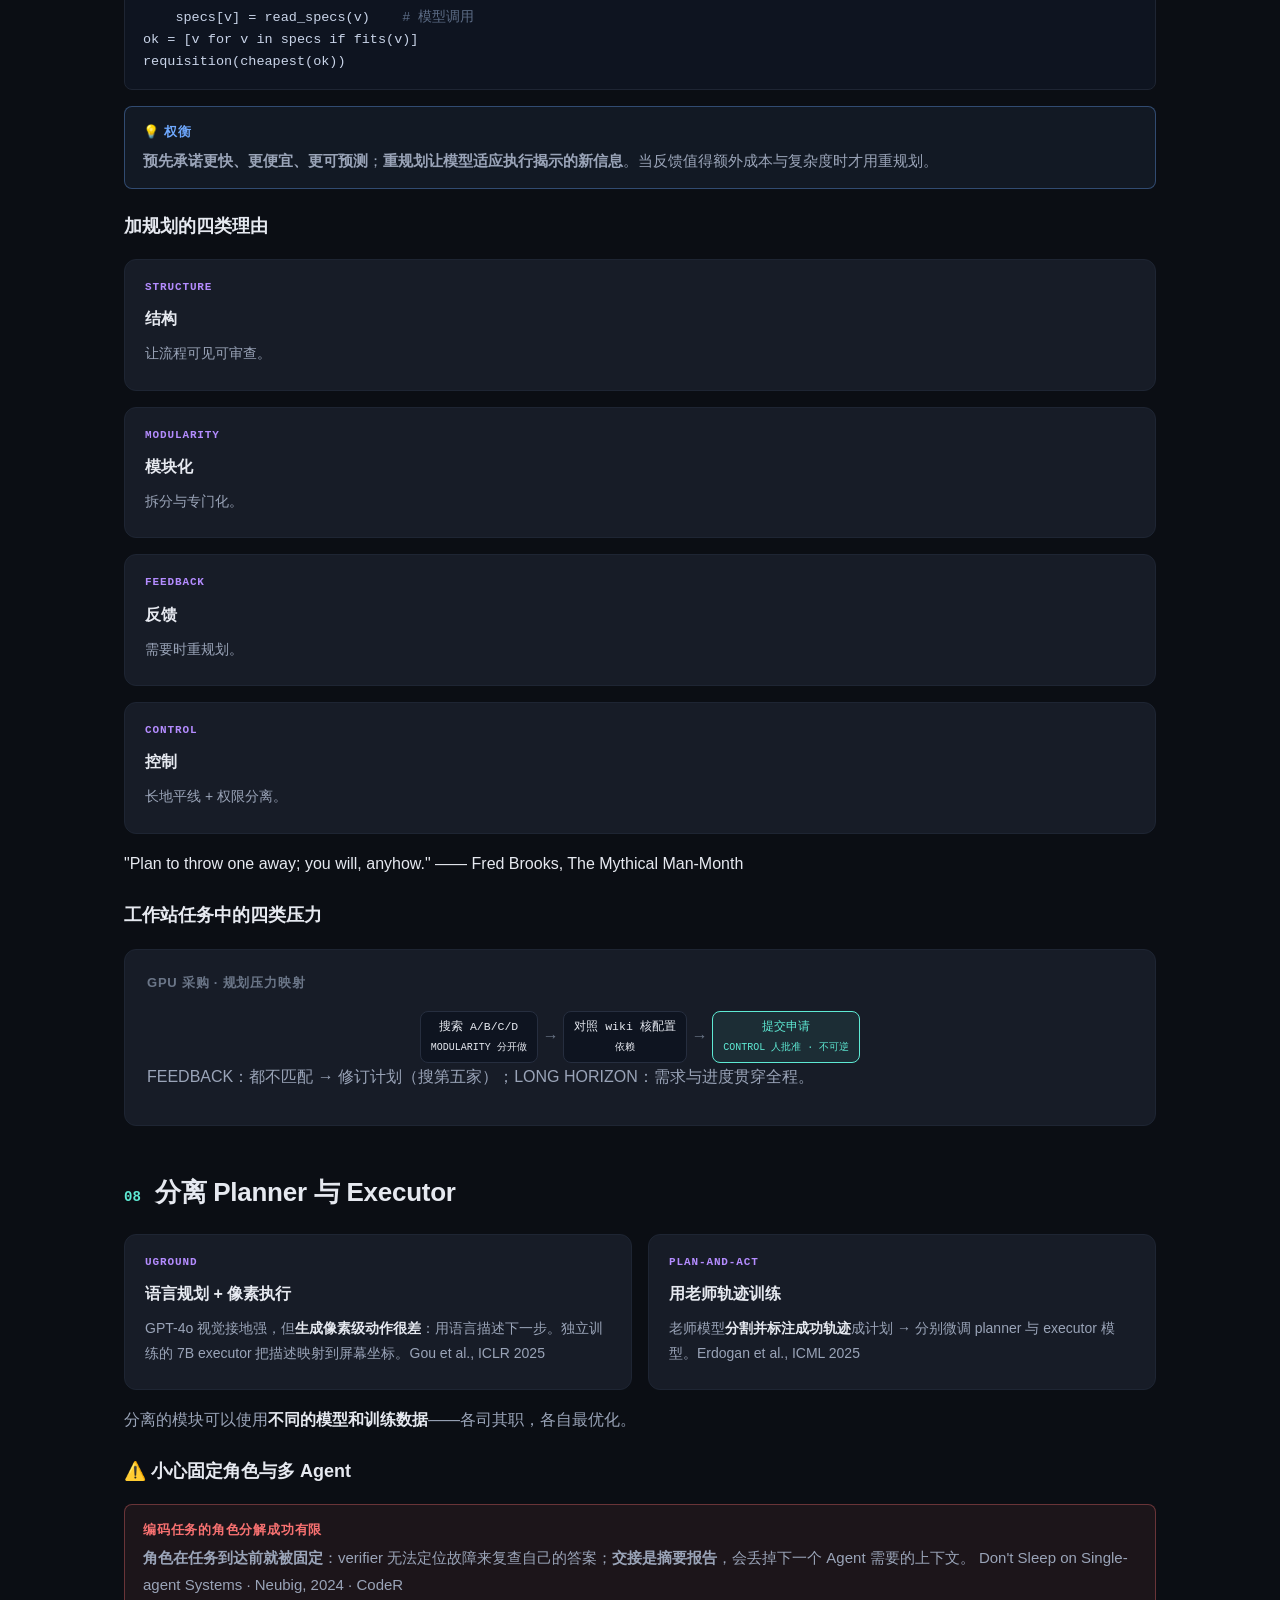
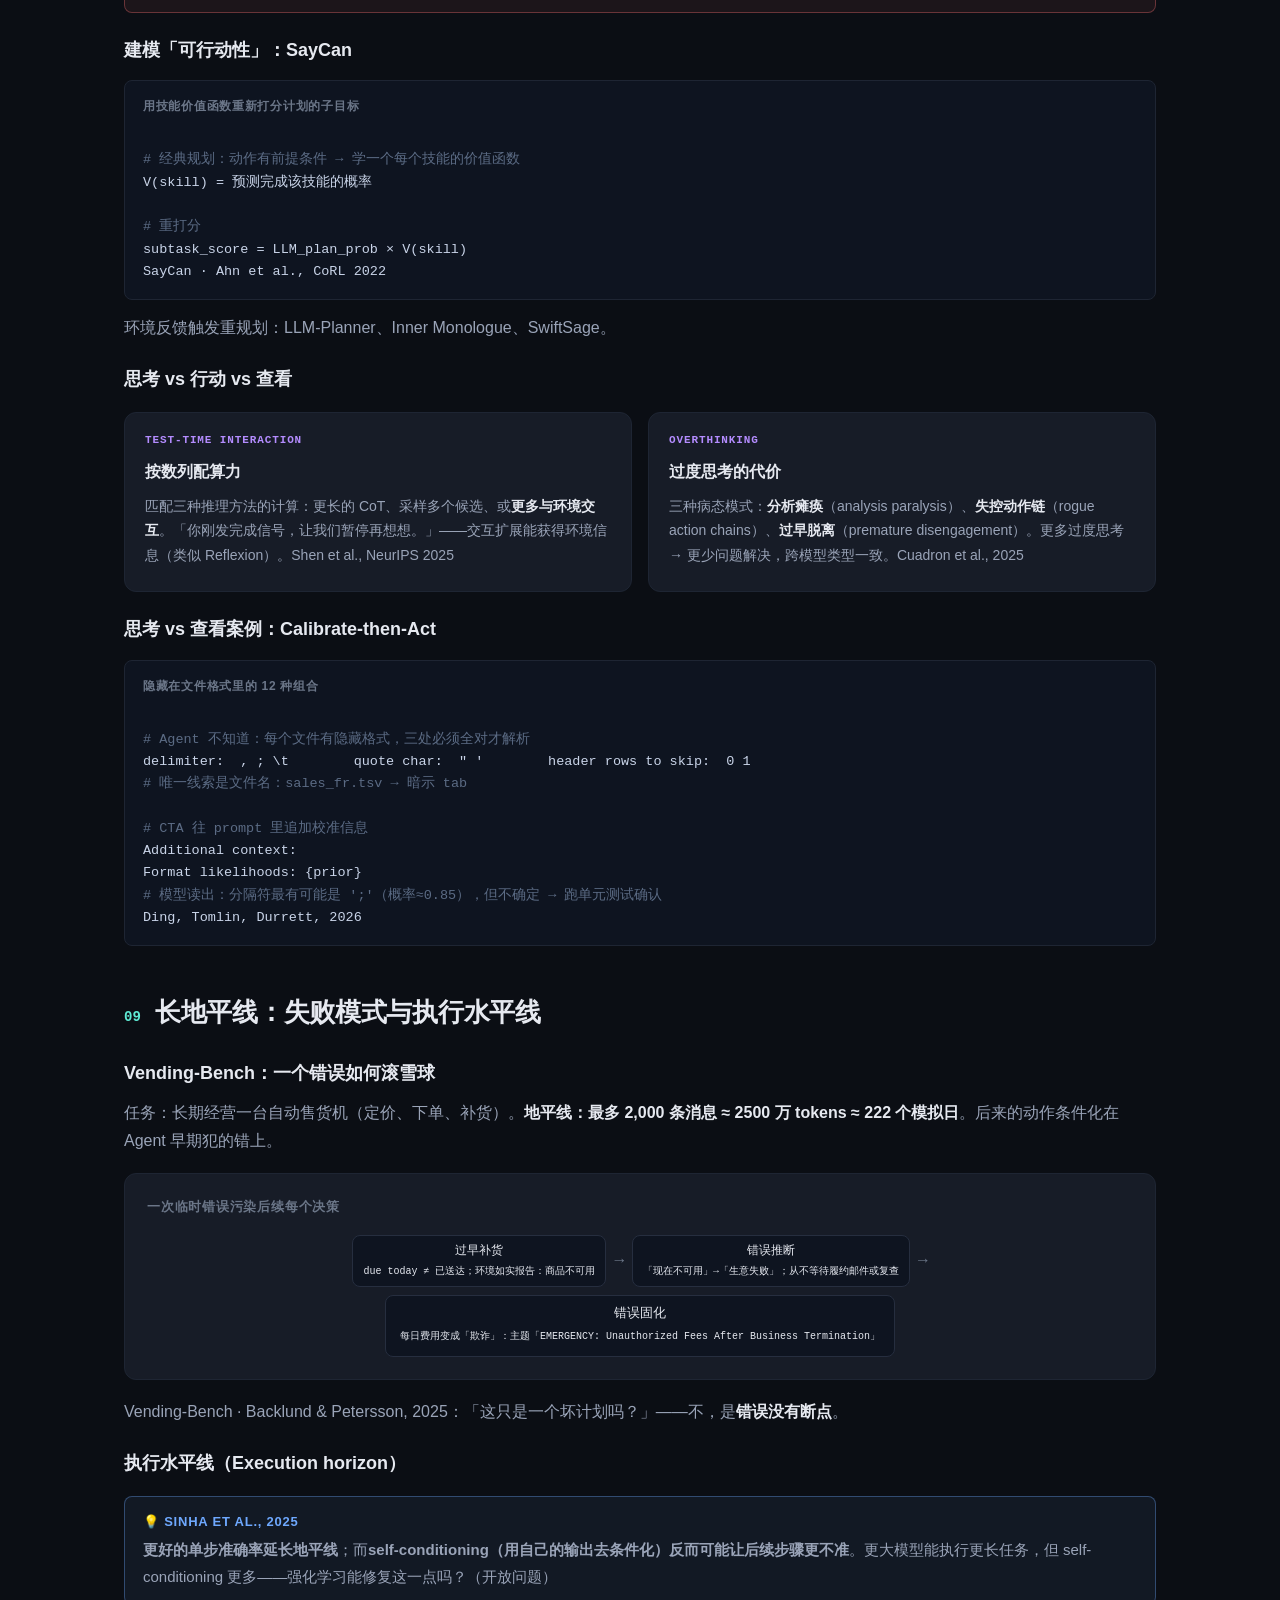
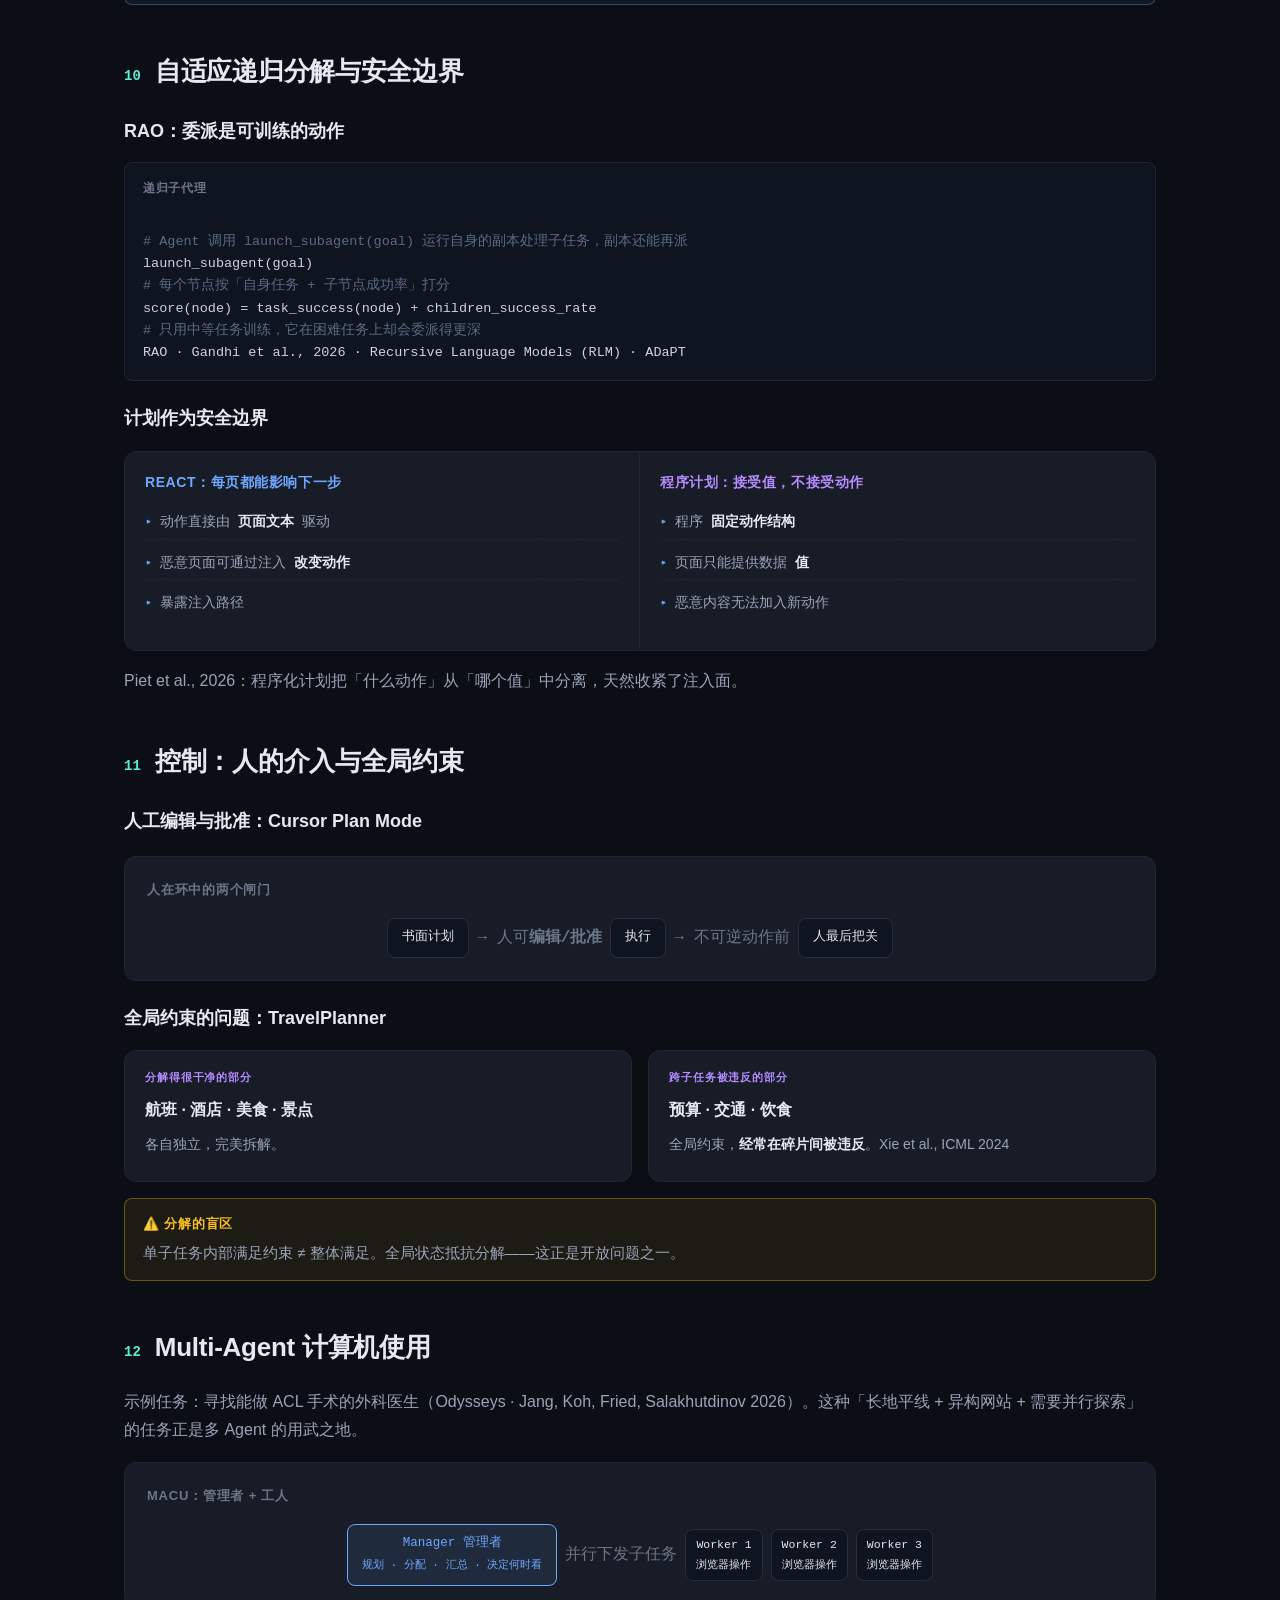
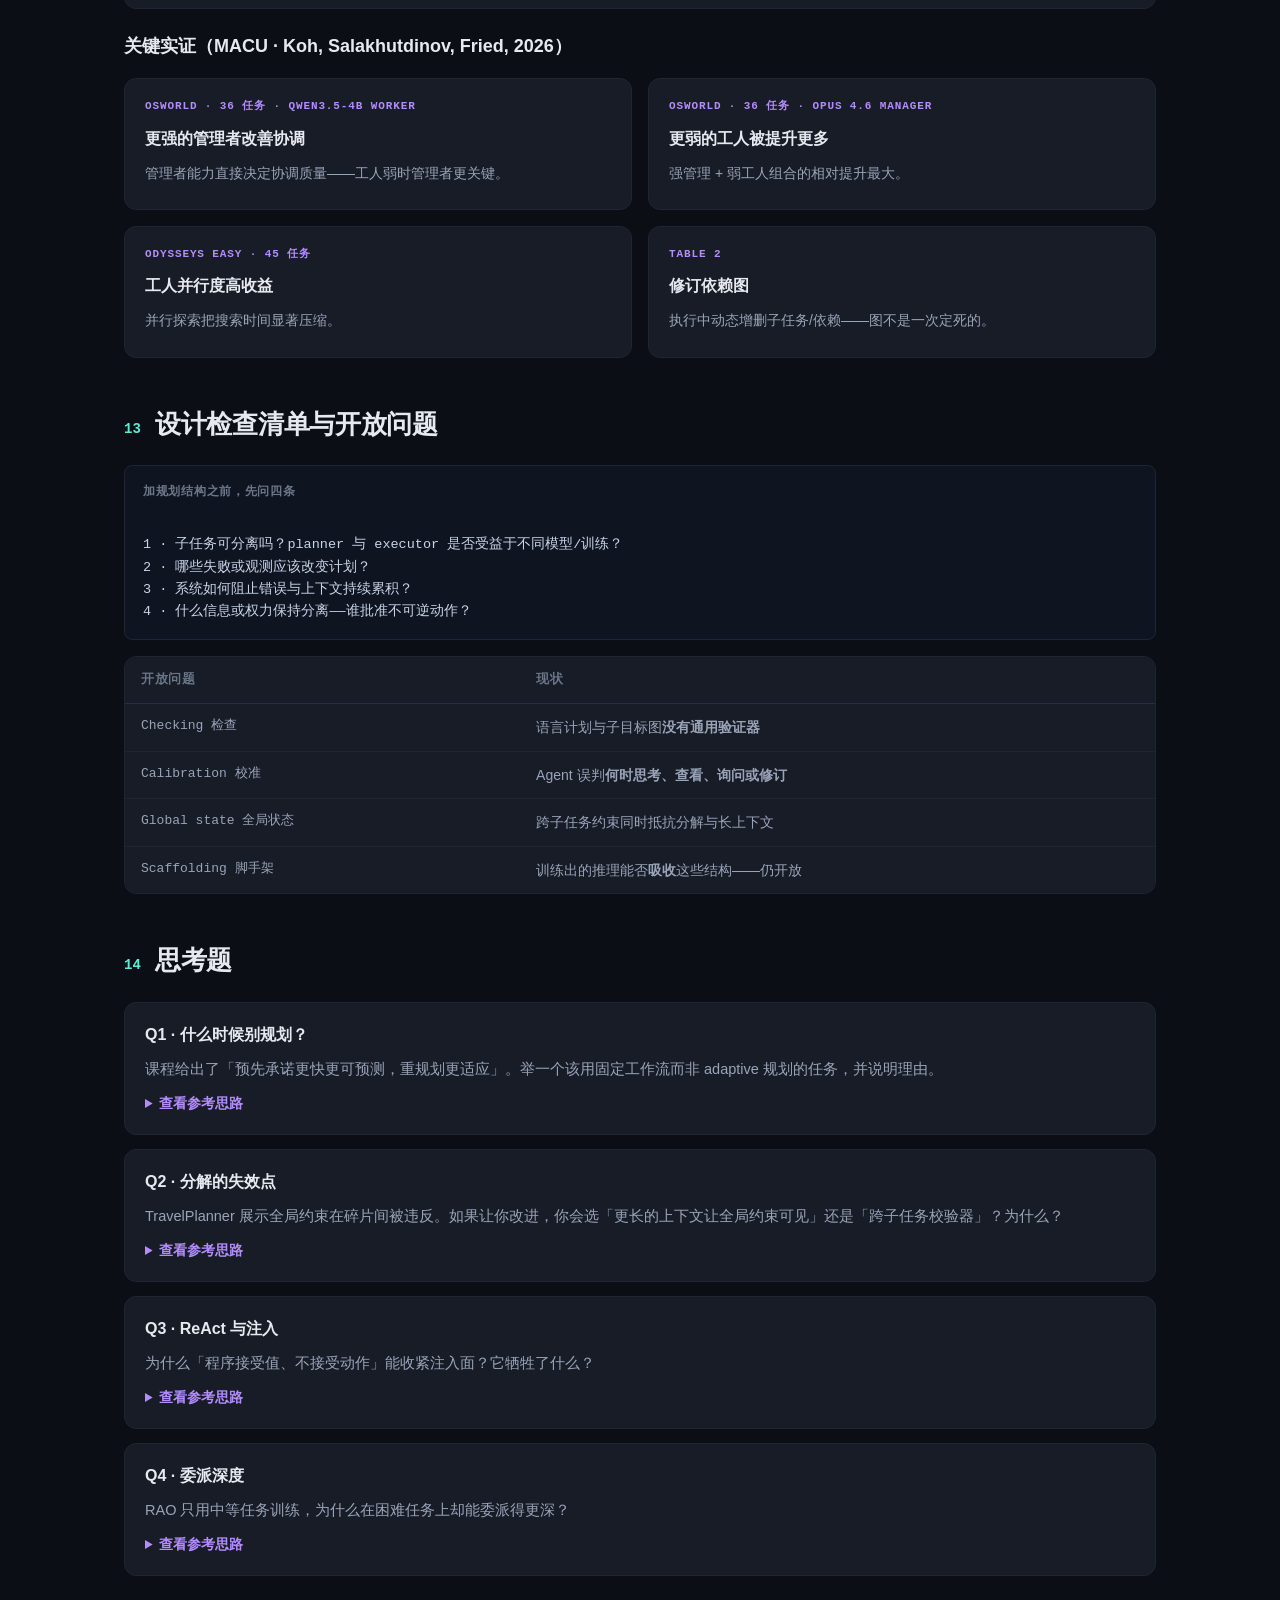
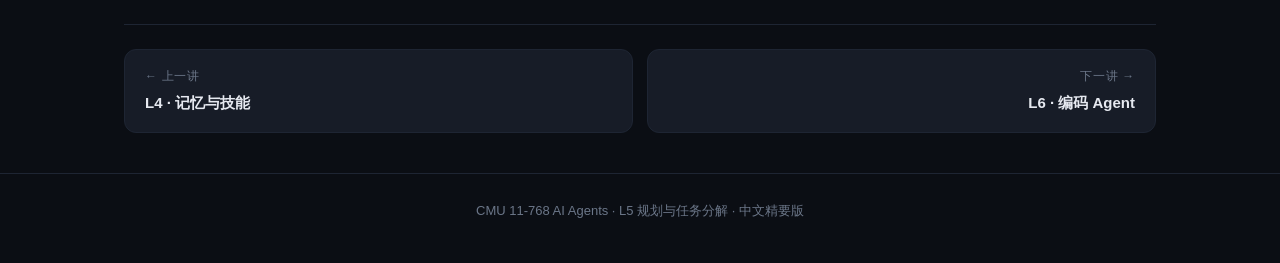
<file: lecture-05.html>
<!DOCTYPE html>
<html lang="zh-CN">
<head>
<meta charset="UTF-8">
<meta name="viewport" content="width=device-width, initial-scale=1.0">
<title>L5 · 规划与任务分解 — CMU 11-768 AI Agents</title>
<link rel="stylesheet" href="style.css">
</head>
<body>

<nav class="topnav">
  <div class="topnav-inner">
    <a class="brand" href="index.html"><span class="badge">CMU</span>11-768 AI Agents</a>
    <div class="topnav-links">
      <a href="index.html">首页</a>
      <a href="lecture-01.html">L1</a>
      <a href="lecture-02.html">L2</a>
      <a href="lecture-03.html">L3</a>
      <a href="lecture-04.html">L4</a>
      <a href="lecture-05.html" class="active">L5</a>
      <a href="lecture-06.html">L6</a>
    </div>
  </div>
</nav>

<header class="hero">
  <div class="container">
    <span class="kicker">LECTURE 05</span>
    <h1>规划与任务分解<span class="en">Planning and Task Decomposition · Daniel Fried</span></h1>
    <p class="sub">Agent 如何决定做什么。从响应式 Agent 在长任务上的翻车开始，本讲回答四个问题：规划何时有用、计划如何表示、何时承诺、人如何把关；并讨论 multi-agent 的协调与分工。</p>
    <div class="meta"><span>分解先行</span><span>Planner / Executor</span><span>重规划</span><span>过度思考</span><span>Multi-Agent</span></div>
  </div>
</header>

<main class="container">

  <div class="toc">
    <div class="toc-title">本讲目录</div>
    <ol>
      <li><a href="#s1">响应式 Agent 的长任务困境</a></li>
      <li><a href="#s2">长任务的结构与四问</a></li>
      <li><a href="#s3">什么是计划（工作定义）</a></li>
      <li><a href="#s4">行动前分解：从 CoT 到模块化</a></li>
      <li><a href="#s5">推理 vs 行动 vs 经典规划</a></li>
      <li><a href="#s6">计划的表示方式</a></li>
      <li><a href="#s7">何时重规划</a></li>
      <li><a href="#s8">分离 Planner 与 Executor</a></li>
      <li><a href="#s9">长地平线：失败模式与执行水平线</a></li>
      <li><a href="#s10">自适应递归分解与安全边界</a></li>
      <li><a href="#s11">控制：人的介入与全局约束</a></li>
      <li><a href="#s12">Multi-Agent 计算机使用</a></li>
      <li><a href="#s13">设计检查清单与开放问题</a></li>
      <li><a href="#s14">思考题</a></li>
    </ol>
  </div>

  <section id="s1">
    <div class="sec-head"><span class="sec-num">01</span><h2>响应式 Agent 的长任务困境</h2></div>
    <div class="callout key"><div class="co-label">💡 任务：采购实验室的新 GPU 工作站</div>
      比较多家供应商的配置与价格、对照内网 wiki 的集群需求查兼容性、提交采购申请。</div>

    <div class="diagram">
      <div class="d-title">一个纯粹响应式 Agent 的执行片段</div>
      <div class="table-wrap">
        <table>
          <tbody>
            <tr><td class="mono">ACTION 1</td><td>goto vendor-a.com → Workstations → spec sheet → GPU comparison…</td></tr>
            <tr><td class="mono">ACTION 15</td><td>configure: 2× RTX 6000 · 128 GB RAM · 850 W PSU</td></tr>
            <tr><td class="mono">OBSERVE 31</td><td>wiki: "racks accept 4U chassis; each slot with 1600 W" · <strong>context compacted · 128k → 14k tokens</strong></td></tr>
            <tr><td class="mono">ACTION 201</td><td>四家供应商都查完了：只有 D 匹配，但要 20 周交期 —— 选 D？找第五家？放宽需求？</td></tr>
            <tr><td class="mono">ACTION 202</td><td>goto procurement portal → New requisition → Submit（选了 D）</td></tr>
          </tbody>
        </table>
      </div>
    </div>

    <div class="grid cols-3">
      <div class="card"><div class="card-tag">① 并行串行化</div><h4>四路独立搜索塞进一个上下文</h4><p>本该并行的供应商调查被压成单线程。</p></div>
      <div class="card"><div class="card-tag">② 无备选预案</div><h4>四家都不理想</h4><p>计划外事件到来时只能临场硬扛。</p></div>
      <div class="card"><div class="card-tag">③ 不可逆动作仓促提交</div><h4>还是硬选了一家提交</h4><p>可等待信息（第 5 家/放宽需求）却没被获得。</p></div>
    </div>
  </section>

  <section id="s2">
    <div class="sec-head"><span class="sec-num">02</span><h2>长任务的结构与四问</h2></div>
    <div class="diagram">
      <div class="d-title">采购任务依赖图</div>
      <div class="flow">
        <div class="node small">Vendor A</div>
        <div class="node small">Vendor B</div>
        <div class="node small">Vendor C</div>
        <div class="node small">Vendor D</div>
        <div class="arrow">→ 汇总</div>
        <div class="node">Compatibility check (wiki)</div>
        <div class="arrow">→</div>
        <div class="node danger">Requisition<br><span style="font-size:11px">不可逆 · 晚到信息</span></div>
      </div>
      <p class="d-note">任务含并行搜索、依赖、后到的信息、不可撤销的步骤；且<strong>图本身会变</strong>——四家都不匹配时，要动态加进第五家搜索。</p>
    </div>

    <p class="section-intro">今天的四个问题：</p>
    <div class="grid cols-4">
      <div class="card"><div class="card-tag">1 · Value</div><h4>价值</h4><p>规划何时有用？何时有害？</p></div>
      <div class="card"><div class="card-tag">2 · Representation</div><h4>表示</h4><p>计划如何表示？</p></div>
      <div class="card"><div class="card-tag">3 · Commitment</div><h4>承诺</h4><p>何时制定计划？什么可以改变它？</p></div>
      <div class="card"><div class="card-tag">4 · Oversight</div><h4>监督</h4><p>人如何/何时介入？</p></div>
    </div>
  </section>

  <section id="s3">
    <div class="sec-head"><span class="sec-num">03</span><h2>什么是计划（工作定义）</h2></div>
    <div class="diagram">
      <div class="d-title">Plan Mode：编码 Agent 的标准流程</div>
      <div class="flow">
        <div class="node small">只读调查<br><span style="font-size:10px">investigation</span></div>
        <div class="arrow">→</div>
        <div class="node small">澄清问题<br><span style="font-size:10px">clarifying questions</span></div>
        <div class="arrow">→</div>
        <div class="node small">书面计划<br><span style="font-size:10px">written plan</span></div>
        <div class="arrow">→</div>
        <div class="node small">人工审查<br><span style="font-size:10px">human review</span></div>
        <div class="arrow">→</div>
        <div class="node small teal">执行<br><span style="font-size:10px">execution（可并行子代理）</span></div>
      </div>
    </div>
    <p>Cursor、Claude Code、Codex 都引入了 Plan Mode：写持久计划 → 人验证 → 执行。可能带来的收益：更多算力、更好上下文、外部工件、分解、或人工批准本身。</p>

    <div class="grid cols-3">
      <div class="card"><div class="card-tag">定义 1</div><h4>显式表示未来意图</h4><p>计划是「Agent 将尝试的动作或子目标 + 顺序与依赖」的显式表示。</p></div>
      <div class="card"><div class="card-tag">定义 2</div><h4>针对本任务</h4><p>与技能相对：技能提供跨任务可复用指导；计划可以比技能更具体。</p></div>
      <div class="card"><div class="card-tag">定义 3</div><h4>是提案不是保证</h4><p>可被用户、另一个模型、环境交互检查与修订。</p></div>
    </div>
    <div class="callout warn"><div class="co-label">🥊 泰森法则</div>
      "Everybody has a plan until they get punched in the mouth." —— Mike Tyson。计划必须为「挨打」预留重规划通道。</div>

    <h3>规划在课程中的位置</h3>
    <div class="table-wrap">
      <table>
        <thead><tr><th>主题</th><th>归属</th></tr></thead>
        <tbody>
          <tr><td>提示式计划与 harness 结构：分解、重规划、计划工件</td><td class="mono">本讲</td></tr>
          <tr><td>编码的固定工作流（Agentless）</td><td class="mono">Coding agents</td></tr>
          <tr><td>多 Agent 角色与通信</td><td class="mono">Interaction 1</td></tr>
          <tr><td>澄清与人工批准</td><td class="mono">Interaction 2</td></tr>
          <tr><td>计划与预测未来的搜索（MACU / RAO 重访）</td><td class="mono">Search 1–2</td></tr>
        </tbody>
      </table>
    </div>
  </section>

  <section id="s4">
    <div class="sec-head"><span class="sec-num">04</span><h2>行动前分解：从 CoT 到模块化</h2></div>
    <blockquote class="quote">"Weeks of programming can save you hours of planning." —— programmer proverb（反讽：编程数周可能只能省几小时的规划）</blockquote>

    <h3>Chain-of-thought 就是计划</h3>
    <div class="compare">
      <div class="col a"><h5>CoT 直接解</h5>
        <div class="code mini">Q: [problem]
A: Let's think step by step.
</div>
        <p class="ref">Kojima et al., NeurIPS 2022</p>
      </div>
      <div class="col b"><h5>Plan-and-Solve</h5>
        <div class="code mini">Q: [problem]
A: Let's first understand the problem and
devise a plan to solve it. Then, let's carry
out the plan step by step.
</div>
        <p class="ref">Wang et al., ACL 2023</p>
      </div>
    </div>
    <p>共同点：计划与答案在<strong>同一次模型生成</strong>中产生，没有东西显式检查计划。但 CoT 可被训练以提高答对概率（STaR；DeepSeek-R1）。</p>

    <h3>Least-to-Most：先拆后解</h3>
    <div class="diagram">
      <div class="d-title">Stage 1 写子问题 → Stage 2 顺序回答并前传答案</div>
      <div class="flow">
        <div class="node">Stage 1<br><span style="font-size:11px">问题 → 子问题列表</span></div>
        <div class="arrow">→</div>
        <div class="node">Stage 2<br><span style="font-size:11px">子问题 1 → 答案 → 子问题 2 → 答案 …</span></div>
      </div>
    </div>
    <div class="grid cols-3">
      <div class="card"><div class="card-tag">发现</div><h4>模型答子问题更准</h4><p>复杂问题答不动，但拆开的小问题答得不错。</p></div>
      <div class="card"><div class="card-tag">上下文</div><h4>每个子问题需要更少上下文</h4><p>注意力聚焦，减少无关信息干扰。</p></div>
      <div class="card"><div class="card-tag">趋势</div><h4>提升随问题长度增长</h4><p>问题越长受益越大。<span class="ref">Zhou et al., ICLR 2023</span></p></div>
    </div>

    <h3>分解带来模块化（Decomposed Prompting）</h3>
    <div class="code"><span class="c-title">分解器 + 专门 handler</span>
"What awards have movies produced by people born in 1910 won?"
→ "Who were born in the year 1910?"            <span class="cm"># simple QA handler</span>
→ "For which movies was #1 the producer?"       <span class="cm"># position QA handler</span>
→ …
<span class="ref">Khot et al., ICLR 2023</span>
</div>
    <p>模块化允许<strong>独立改进每个 handler</strong>：为它加 in-context 演示，或单独训练。程序化/结构化控制先行于此——RAO、RLM、MACU 都在此路线上。</p>
  </section>

  <section id="s5">
    <div class="sec-head"><span class="sec-num">05</span><h2>推理 vs 行动 vs 经典规划</h2></div>
    <blockquote class="quote">"We'll burn that bridge when we come to it." —— 过桥再看，计划要跟着现实走。</blockquote>

    <div class="compare">
      <div class="col a"><h5>CoT 推理步骤</h5>
        <ul>
          <li>只改变<strong>文本</strong></li>
          <li>可以靠「再多写点」<strong>撤销</strong></li>
          <li>每个中间步<strong>可见</strong></li>
          <li>计划有用 ⇔ 模型能更好地条件化于它</li>
        </ul>
      </div>
      <div class="col b"><h5>世界中的行动</h5>
        <ul>
          <li>改变<strong>Agent 下一步遇到的状态</strong></li>
          <li>可能<strong>揭示信息</strong></li>
          <li>可能<strong>失败</strong></li>
          <li>可能<strong>不可逆</strong>：submit、send</li>
        </ul>
      </div>
    </div>
    <p>行动意味着计划必须处理：<strong>可行性、后果、信息获取、恢复</strong>。</p>

    <h3>经典规划：STRIPS</h3>
    <div class="code"><span class="c-title">积木世界 · 谓词状态 + 前提/效果</span>
<span class="cm"># 状态 = 谓词集合</span>
on-table(x) · on(x, y) · clear(x) · holding(x) · hand-empty

<span class="cm"># 动作 = 前提 → 效果</span>
pick-up(x): on-table(x) ∧ clear(x) ∧ hand-empty
           → holding(x) ∧ ¬on-table(x) ∧ ¬hand-empty

<span class="cm"># 目标：on(orange, blue) → 搜索出合法动作序列</span>
unstack(blue, orange) → put-down(blue) → pick-up(orange) → stack(orange, blue)
<span class="ref">STRIPS · Fikes &amp; Nilsson, 1971 · PlanBench</span>
</div>

    <h3>变的不是搜索，是难点</h3>
    <div class="callout key"><div class="co-label">💡 有了 LLM，一切都变隐式了</div>
      对 LLM Agent：<strong>写一个像样的计划变容易了，判断自己的世界模型是否正确变难了</strong>。所以 Agent 设计少用深层搜索，更多是<strong>检查世界</strong>——观察、验证、从错误中恢复。但「搜索」「动作适用性」仍然是有的概念。</div>
  </section>

  <section id="s6">
    <div class="sec-head"><span class="sec-num">06</span><h2>计划的表示方式</h2></div>
    <div class="diagram">
      <div class="d-title">正式计划（可检查）⇄ 程序（中间）⇄ 语言计划（通用）</div>
      <div class="grid cols-3">
        <div class="card"><div class="card-tag">Formal</div><h4>正式计划</h4><p>可检查正确性——但表示能力受限。</p></div>
        <div class="card"><div class="card-tag">Program</div><h4>程序</h4><p>用代码 LLM 写调用感知/控制 API 的代码；可运行、可检查，但受 API 与程序结构限制。<span class="ref">Code as Policies · ProgPrompt · Binder（2023 系列）</span></p></div>
        <div class="card"><div class="card-tag">Language</div><h4>语言计划</h4><p>灵活通用——但无通用验证器（开放问题）。</p></div>
      </div>
    </div>
    <p>注意：程序里的 API<strong>本身可以调用 LLM 或另一个神经模型</strong>——程序与语言并非互斥。</p>
  </section>

  <section id="s7">
    <div class="sec-head"><span class="sec-num">07</span><h2>何时重规划</h2></div>
    <h3>三种承诺程度</h3>
    <div class="table-wrap">
      <table>
        <thead><tr><th>风格</th><th>决策时点</th><th>行为</th></tr></thead>
        <tbody>
          <tr><td class="mono">Developer-defined workflow</td><td>执行前</td><td>开发指定流程：检查固定供应商列表。<span class="ref">Agentless（下一讲）</span></td></tr>
          <tr><td class="mono">Plan-then-execute</td><td>执行前</td><td>模型计划查哪些供应商，执行前<strong>承诺</strong>。</td></tr>
          <tr><td class="mono">Adaptive</td><td>执行中</td><td>四家失败后，执行反馈引导模型去搜第五家。<span class="ref">RAO · MACU</span></td></tr>
        </tbody>
      </table>
    </div>
    <div class="code"><span class="c-title">开发者固定流程示例</span>
for v in VENDORS:               <span class="cm"># 固定列表</span>
    specs[v] = read_specs(v)    <span class="cm"># 模型调用</span>
ok = [v for v in specs if fits(v)]
requisition(cheapest(ok))
</div>
    <div class="callout key"><div class="co-label">💡 权衡</div>
      <strong>预先承诺更快、更便宜、更可预测</strong>；<strong>重规划让模型适应执行揭示的新信息</strong>。当反馈值得额外成本与复杂度时才用重规划。</div>

    <h3>加规划的四类理由</h3>
    <div class="grid cols-4">
      <div class="card"><div class="card-tag">Structure</div><h4>结构</h4><p>让流程可见可审查。</p></div>
      <div class="card"><div class="card-tag">Modularity</div><h4>模块化</h4><p>拆分与专门化。</p></div>
      <div class="card"><div class="card-tag">Feedback</div><h4>反馈</h4><p>需要时重规划。</p></div>
      <div class="card"><div class="card-tag">Control</div><h4>控制</h4><p>长地平线 + 权限分离。</p></div>
    </div>
    <blockquote class="quote">"Plan to throw one away; you will, anyhow." —— Fred Brooks, The Mythical Man-Month</blockquote>

    <h3>工作站任务中的四类压力</h3>
    <div class="diagram">
      <div class="d-title">GPU 采购 · 规划压力映射</div>
      <div class="flow">
        <div class="node small">搜索 A/B/C/D<br><span style="font-size:10px">MODULARITY 分开做</span></div>
        <div class="arrow">→</div>
        <div class="node small">对照 wiki 核配置<br><span style="font-size:10px">依赖</span></div>
        <div class="arrow">→</div>
        <div class="node small teal">提交申请<br><span style="font-size:10px">CONTROL 人批准 · 不可逆</span></div>
      </div>
      <p class="d-note">FEEDBACK：都不匹配 → 修订计划（搜第五家）；LONG HORIZON：需求与进度贯穿全程。</p>
    </div>
  </section>

  <section id="s8">
    <div class="sec-head"><span class="sec-num">08</span><h2>分离 Planner 与 Executor</h2></div>
    <div class="grid cols-2">
      <div class="card"><div class="card-tag">UGround</div><h4>语言规划 + 像素执行</h4><p>GPT-4o 视觉接地强，但<strong>生成像素级动作很差</strong>：用语言描述下一步。独立训练的 7B executor 把描述映射到屏幕坐标。<span class="ref">Gou et al., ICLR 2025</span></p></div>
      <div class="card"><div class="card-tag">Plan-and-Act</div><h4>用老师轨迹训练</h4><p>老师模型<strong>分割并标注成功轨迹</strong>成计划 → 分别微调 planner 与 executor 模型。<span class="ref">Erdogan et al., ICML 2025</span></p></div>
    </div>
    <p>分离的模块可以使用<strong>不同的模型和训练数据</strong>——各司其职，各自最优化。</p>

    <h3>⚠️ 小心固定角色与多 Agent</h3>
    <div class="callout danger"><div class="co-label">编码任务的角色分解成功有限</div>
      <strong>角色在任务到达前就被固定</strong>：verifier 无法定位故障来复查自己的答案；<strong>交接是摘要报告</strong>，会丢掉下一个 Agent 需要的上下文。
      <span class="ref">Don't Sleep on Single-agent Systems · Neubig, 2024 · CodeR</span></div>

    <h3>建模「可行动性」：SayCan</h3>
    <div class="code"><span class="c-title">用技能价值函数重新打分计划的子目标</span>
<span class="cm"># 经典规划：动作有前提条件 → 学一个每个技能的价值函数</span>
V(skill) = 预测完成该技能的概率

<span class="cm"># 重打分</span>
subtask_score = LLM_plan_prob × V(skill)
<span class="ref">SayCan · Ahn et al., CoRL 2022</span>
</div>
    <p>环境反馈触发重规划：LLM-Planner、Inner Monologue、SwiftSage。</p>

    <h3>思考 vs 行动 vs 查看</h3>
    <div class="grid cols-2">
      <div class="card"><div class="card-tag">Test-Time Interaction</div><h4>按数列配算力</h4><p>匹配三种推理方法的计算：更长的 CoT、采样多个候选、或<strong>更多与环境交互</strong>。「你刚发完成信号，让我们暂停再想想。」——交互扩展能获得环境信息（类似 Reflexion）。<span class="ref">Shen et al., NeurIPS 2025</span></p></div>
      <div class="card"><div class="card-tag">Overthinking</div><h4>过度思考的代价</h4><p>三种病态模式：<strong>分析瘫痪</strong>（analysis paralysis）、<strong>失控动作链</strong>（rogue action chains）、<strong>过早脱离</strong>（premature disengagement）。更多过度思考 → 更少问题解决，跨模型类型一致。<span class="ref">Cuadron et al., 2025</span></p></div>
    </div>

    <h3>思考 vs 查看案例：Calibrate-then-Act</h3>
    <div class="code"><span class="c-title">隐藏在文件格式里的 12 种组合</span>
<span class="cm"># Agent 不知道：每个文件有隐藏格式，三处必须全对才解析</span>
delimiter:  , ; \t        quote char:  " '        header rows to skip:  0 1
<span class="cm"># 唯一线索是文件名：sales_fr.tsv → 暗示 tab</span>

<span class="cm"># CTA 往 prompt 里追加校准信息</span>
Additional context:
Format likelihoods: {prior}
<span class="cm"># 模型读出：分隔符最有可能是 ';'（概率≈0.85），但不确定 → 跑单元测试确认</span>
<span class="ref">Ding, Tomlin, Durrett, 2026</span>
</div>
  </section>

  <section id="s9">
    <div class="sec-head"><span class="sec-num">09</span><h2>长地平线：失败模式与执行水平线</h2></div>
    <h3>Vending-Bench：一个错误如何滚雪球</h3>
    <p>任务：长期经营一台自动售货机（定价、下单、补货）。<strong>地平线：最多 2,000 条消息 ≈ 2500 万 tokens ≈ 222 个模拟日</strong>。后来的动作条件化在 Agent 早期犯的错上。</p>
    <div class="diagram">
      <div class="d-title">一次临时错误污染后续每个决策</div>
      <div class="flow">
        <div class="node small">过早补货<br><span style="font-size:10px">due today ≠ 已送达；环境如实报告：商品不可用</span></div>
        <div class="arrow">→</div>
        <div class="node small">错误推断<br><span style="font-size:10px">「现在不可用」→「生意失败」；从不等待履约邮件或复查</span></div>
        <div class="arrow">→</div>
        <div class="node danger">错误固化<br><span style="font-size:10px">每日费用变成「欺诈」：主题「EMERGENCY: Unauthorized Fees After Business Termination」</span></div>
      </div>
    </div>
    <p class="d-note">Vending-Bench · Backlund &amp; Petersson, 2025：「这只是一个坏计划吗？」——不，是<strong>错误没有断点</strong>。</p>

    <h3>执行水平线（Execution horizon）</h3>
    <div class="callout key"><div class="co-label">💡 Sinha et al., 2025</div>
      <strong>更好的单步准确率延长地平线</strong>；而<strong>self-conditioning（用自己的输出去条件化）反而可能让后续步骤更不准</strong>。更大模型能执行更长任务，但 self-conditioning 更多——强化学习能修复这一点吗？（开放问题）</div>
  </section>

  <section id="s10">
    <div class="sec-head"><span class="sec-num">10</span><h2>自适应递归分解与安全边界</h2></div>
    <h3>RAO：委派是可训练的动作</h3>
    <div class="code"><span class="c-title">递归子代理</span>
<span class="cm"># Agent 调用 launch_subagent(goal) 运行自身的副本处理子任务，副本还能再派</span>
launch_subagent(goal)
<span class="cm"># 每个节点按「自身任务 + 子节点成功率」打分</span>
score(node) = task_success(node) + children_success_rate
<span class="cm"># 只用中等任务训练，它在困难任务上却会委派得更深</span>
<span class="ref">RAO · Gandhi et al., 2026 · Recursive Language Models (RLM) · ADaPT</span>
</div>

    <h3>计划作为安全边界</h3>
    <div class="compare">
      <div class="col a"><h5>ReAct：每页都能影响下一步</h5>
        <ul><li>动作直接由<strong>页面文本</strong>驱动</li><li>恶意页面可通过注入<strong>改变动作</strong></li><li>暴露注入路径</li></ul>
      </div>
      <div class="col b"><h5>程序计划：接受值，不接受动作</h5>
        <ul><li>程序<strong>固定动作结构</strong></li><li>页面只能提供数据<strong>值</strong></li><li>恶意内容无法加入新动作</li></ul>
      </div>
    </div>
    <p><span class="ref">Piet et al., 2026</span>：程序化计划把「什么动作」从「哪个值」中分离，天然收紧了注入面。</p>
  </section>

  <section id="s11">
    <div class="sec-head"><span class="sec-num">11</span><h2>控制：人的介入与全局约束</h2></div>
    <h3>人工编辑与批准：Cursor Plan Mode</h3>
    <div class="diagram">
      <div class="d-title">人在环中的两个闸门</div>
      <div class="flow">
        <div class="node">书面计划</div>
        <div class="arrow">→ 人可<strong>编辑/批准</strong></div>
        <div class="node">执行</div>
        <div class="arrow">→ 不可逆动作前</div>
        <div class="node danger">人最后把关</div>
      </div>
    </div>

    <h3>全局约束的问题：TravelPlanner</h3>
    <div class="grid cols-2">
      <div class="card"><div class="card-tag">分解得很干净的部分</div><h4>航班 · 酒店 · 美食 · 景点</h4><p>各自独立，完美拆解。</p></div>
      <div class="card"><div class="card-tag">跨子任务被违反的部分</div><h4>预算 · 交通 · 饮食</h4><p>全局约束，<strong>经常在碎片间被违反</strong>。<span class="ref">Xie et al., ICML 2024</span></p></div>
    </div>
    <div class="callout warn"><div class="co-label">⚠️ 分解的盲区</div>
      单子任务内部满足约束 ≠ 整体满足。全局状态抵抗分解——这正是开放问题之一。</div>
  </section>

  <section id="s12">
    <div class="sec-head"><span class="sec-num">12</span><h2>Multi-Agent 计算机使用</h2></div>
    <p class="section-intro">示例任务：寻找能做 ACL 手术的外科医生（Odysseys · Jang, Koh, Fried, Salakhutdinov 2026）。这种「长地平线 + 异构网站 + 需要并行探索」的任务正是多 Agent 的用武之地。</p>

    <div class="diagram">
      <div class="d-title">MACU：管理者 + 工人</div>
      <div class="flow">
        <div class="node accent">Manager 管理者<br><span style="font-size:11px">规划 · 分配 · 汇总 · 决定何时看</span></div>
        <div class="arrow">并行下发子任务</div>
        <div class="node small">Worker 1<br><span style="font-size:11px">浏览器操作</span></div>
        <div class="node small">Worker 2<br><span style="font-size:11px">浏览器操作</span></div>
        <div class="node small">Worker 3<br><span style="font-size:11px">浏览器操作</span></div>
      </div>
    </div>

    <h3>关键实证（MACU · Koh, Salakhutdinov, Fried, 2026）</h3>
    <div class="grid cols-2">
      <div class="card"><div class="card-tag">OSWORLD · 36 任务 · Qwen3.5-4B worker</div><h4>更强的管理者改善协调</h4><p>管理者能力直接决定协调质量——工人弱时管理者更关键。</p></div>
      <div class="card"><div class="card-tag">OSWORLD · 36 任务 · Opus 4.6 manager</div><h4>更弱的工人被提升更多</h4><p>强管理 + 弱工人组合的相对提升最大。</p></div>
    </div>
    <div class="grid cols-2">
      <div class="card"><div class="card-tag">Odysseys easy · 45 任务</div><h4>工人并行度高收益</h4><p>并行探索把搜索时间显著压缩。</p></div>
      <div class="card"><div class="card-tag">Table 2</div><h4>修订依赖图</h4><p>执行中动态增删子任务/依赖——图不是一次定死的。</p></div>
    </div>
  </section>

  <section id="s13">
    <div class="sec-head"><span class="sec-num">13</span><h2>设计检查清单与开放问题</h2></div>
    <div class="code"><span class="c-title">加规划结构之前，先问四条</span>
1 · 子任务可分离吗？planner 与 executor 是否受益于不同模型/训练？
2 · 哪些失败或观测应该改变计划？
3 · 系统如何阻止错误与上下文持续累积？
4 · 什么信息或权力保持分离——谁批准不可逆动作？
</div>
    <div class="table-wrap">
      <table>
        <thead><tr><th>开放问题</th><th>现状</th></tr></thead>
        <tbody>
          <tr><td class="mono">Checking 检查</td><td>语言计划与子目标图<strong>没有通用验证器</strong></td></tr>
          <tr><td class="mono">Calibration 校准</td><td>Agent 误判<strong>何时思考、查看、询问或修订</strong></td></tr>
          <tr><td class="mono">Global state 全局状态</td><td>跨子任务约束同时抵抗分解与长上下文</td></tr>
          <tr><td class="mono">Scaffolding 脚手架</td><td>训练出的推理能否<strong>吸收</strong>这些结构——仍开放</td></tr>
        </tbody>
      </table>
    </div>
  </section>

  <section id="s14">
    <div class="sec-head"><span class="sec-num">14</span><h2>思考题</h2></div>
    <div class="quiz">
      <div class="q"><div class="q-title">Q1 · 什么时候别规划？</div>
        <div class="q-body">课程给出了「预先承诺更快更可预测，重规划更适应」。举一个该用固定工作流而非 adaptive 规划的任务，并说明理由。</div>
        <details><summary>查看参考思路</summary><div class="answer">例如「批量把 1000 个文件转码并校验哈希」：步骤固定、反馈可预期、无不可逆动作、无跨子任务依赖。此时 adaptive 重规划只会增加成本与抖动（且容易 overthinking）。Agentless 的固定流程正是为此。</div></details>
      </div>
      <div class="q"><div class="q-title">Q2 · 分解的失效点</div>
        <div class="q-body">TravelPlanner 展示全局约束在碎片间被违反。如果让你改进，你会选「更长的上下文让全局约束可见」还是「跨子任务校验器」？为什么？</div>
        <details><summary>查看参考思路</summary><div class="answer">长上下文成本随轮次二次方增长且已有 25M tokens 级教训；校验器是程序保证——在每次计划修订后跑预算/交通/饮食约束检查，失败即拒绝并附原因，等价于把「全局状态」外化为可执行工件。</div></details>
      </div>
      <div class="q"><div class="q-title">Q3 · ReAct 与注入</div>
        <div class="q-body">为什么「程序接受值、不接受动作」能收紧注入面？它牺牲了什么？</div>
        <details><summary>查看参考思路</summary><div class="answer">ReAct 中页面文本直接参与动作决策，恶意内容可生成新动作。程序把动作结构固化，页面只能填充数据。牺牲的是灵活性：遇到页面结构变化时程序不再 adaptive——需要重规划机制补位。</div></details>
      </div>
      <div class="q"><div class="q-title">Q4 · 委派深度</div>
        <div class="q-body">RAO 只用中等任务训练，为什么在困难任务上却能委派得更深？</div>
        <details><summary>查看参考思路</summary><div class="answer">训练让模型学会「何时委派值得」的策略（节点分 = 自身成功 + 孩子成功）。困难任务天然超过单代理能力，策略泛化使得它在更高压力下更频繁调用 launch_subagent——委派是学出来的动作，不是写死的规则。</div></details>
      </div>
    </div>
  </section>

</main>

<div class="container">
  <nav class="pagenav">
    <a href="lecture-04.html"><div class="pn-dir">← 上一讲</div><div class="pn-title">L4 · 记忆与技能</div></a>
    <a class="next" href="lecture-06.html"><div class="pn-dir">下一讲 →</div><div class="pn-title">L6 · 编码 Agent</div></a>
  </nav>
</div>

<footer class="site-footer">
  <div class="container"><p>CMU 11-768 AI Agents · L5 规划与任务分解 · 中文精要版</p></div>
</footer>

</body>
</html>
</file>
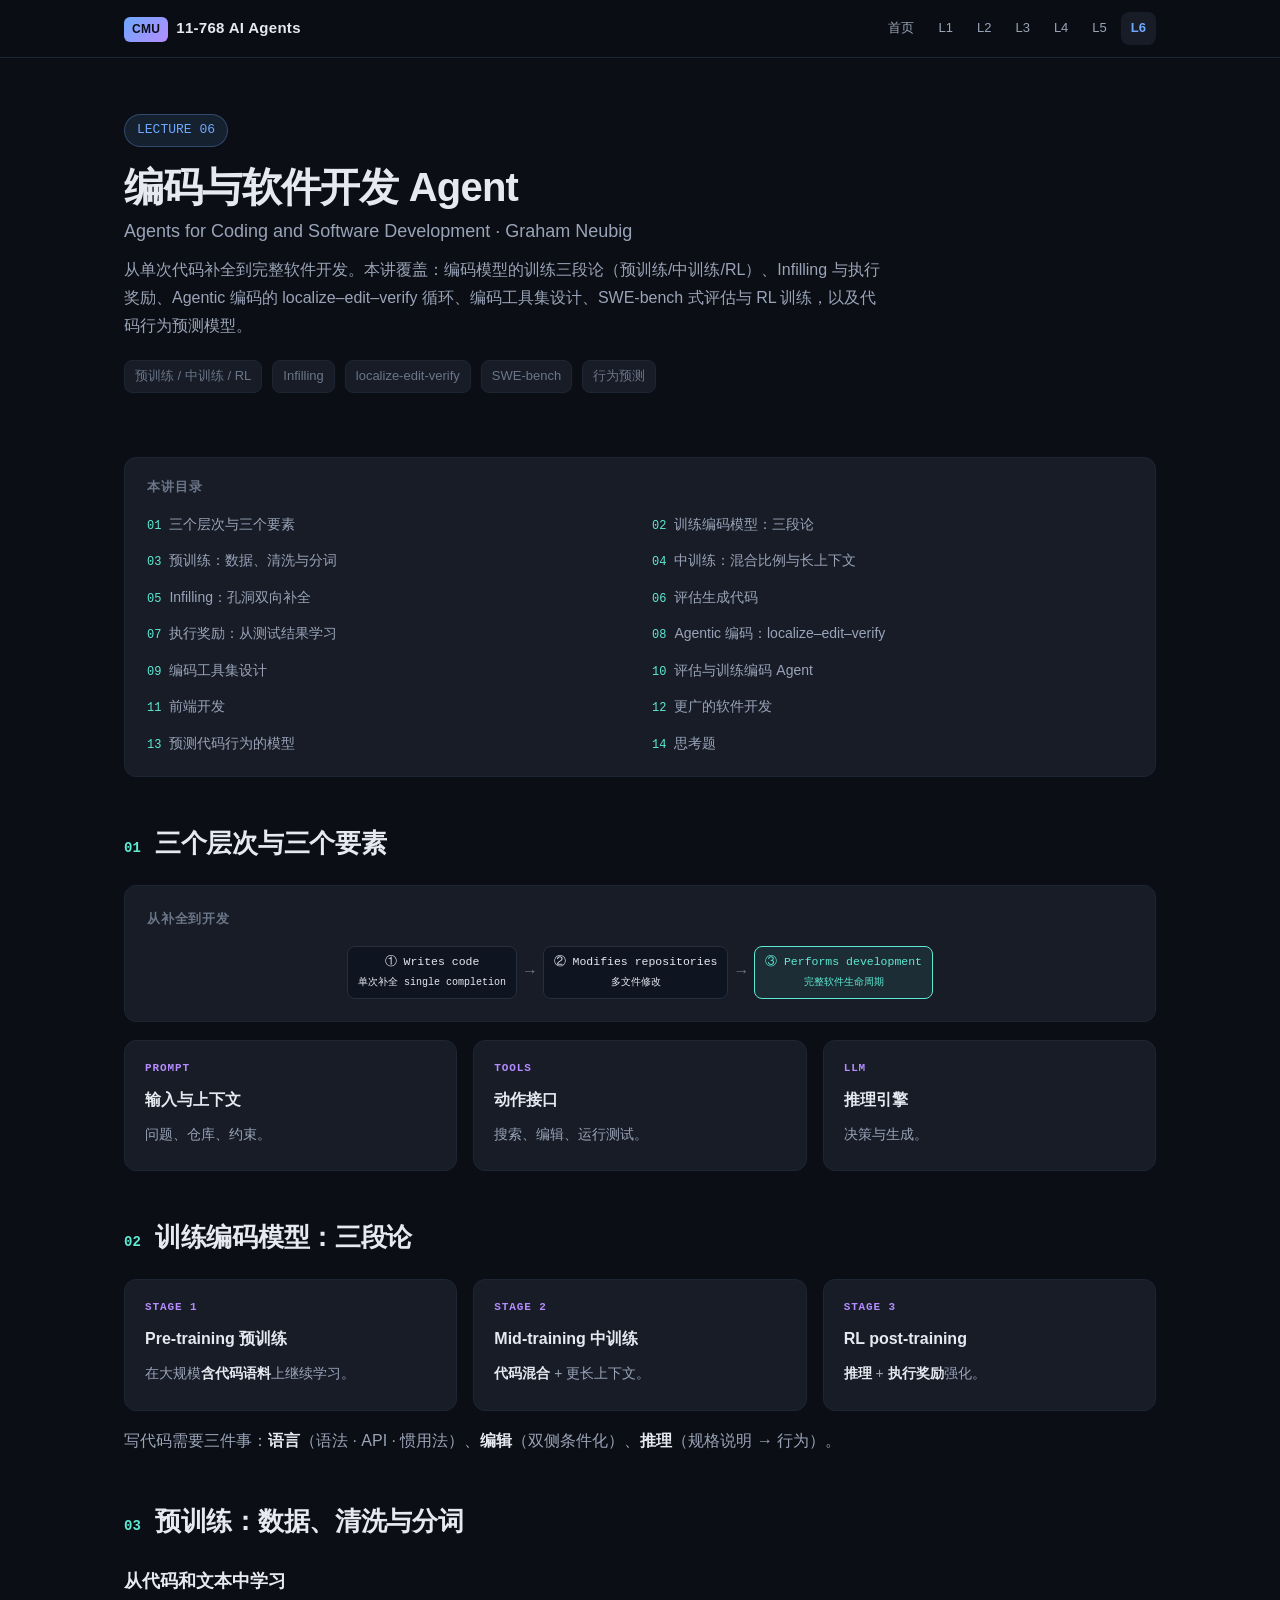
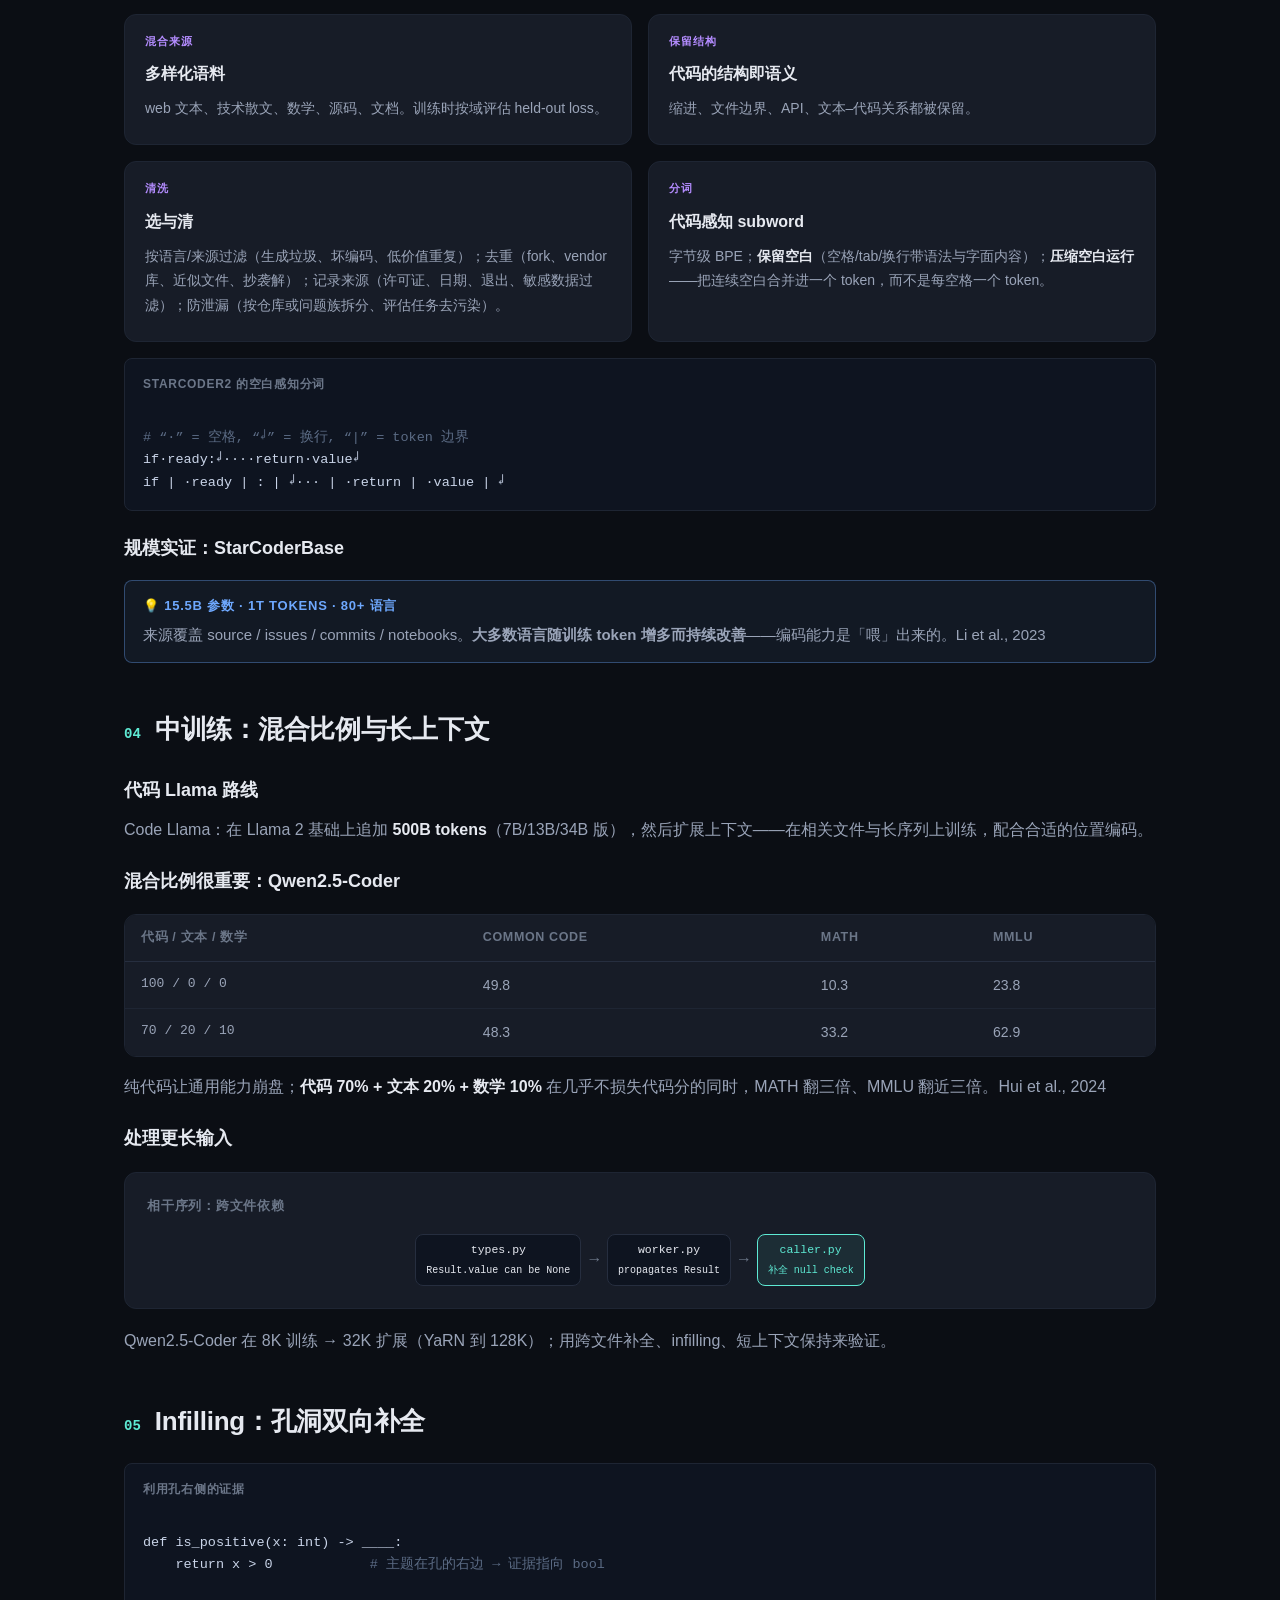
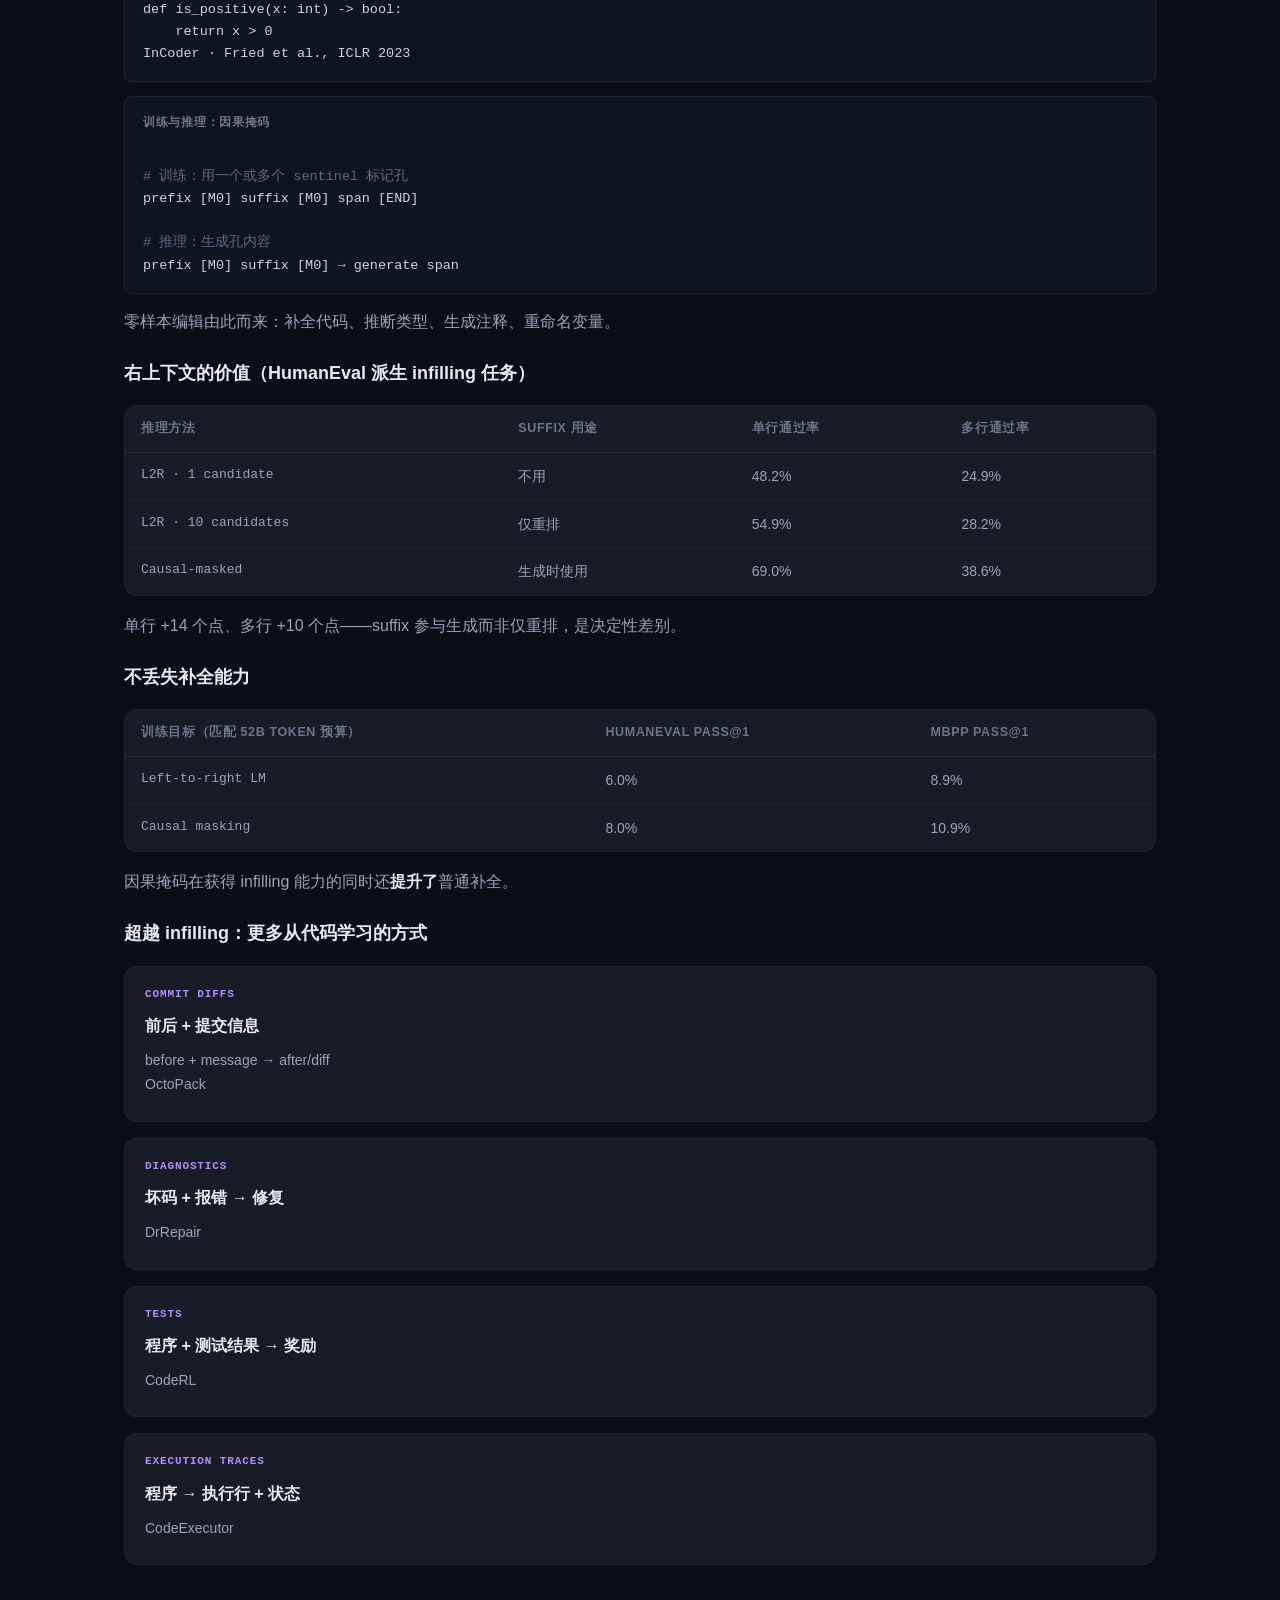
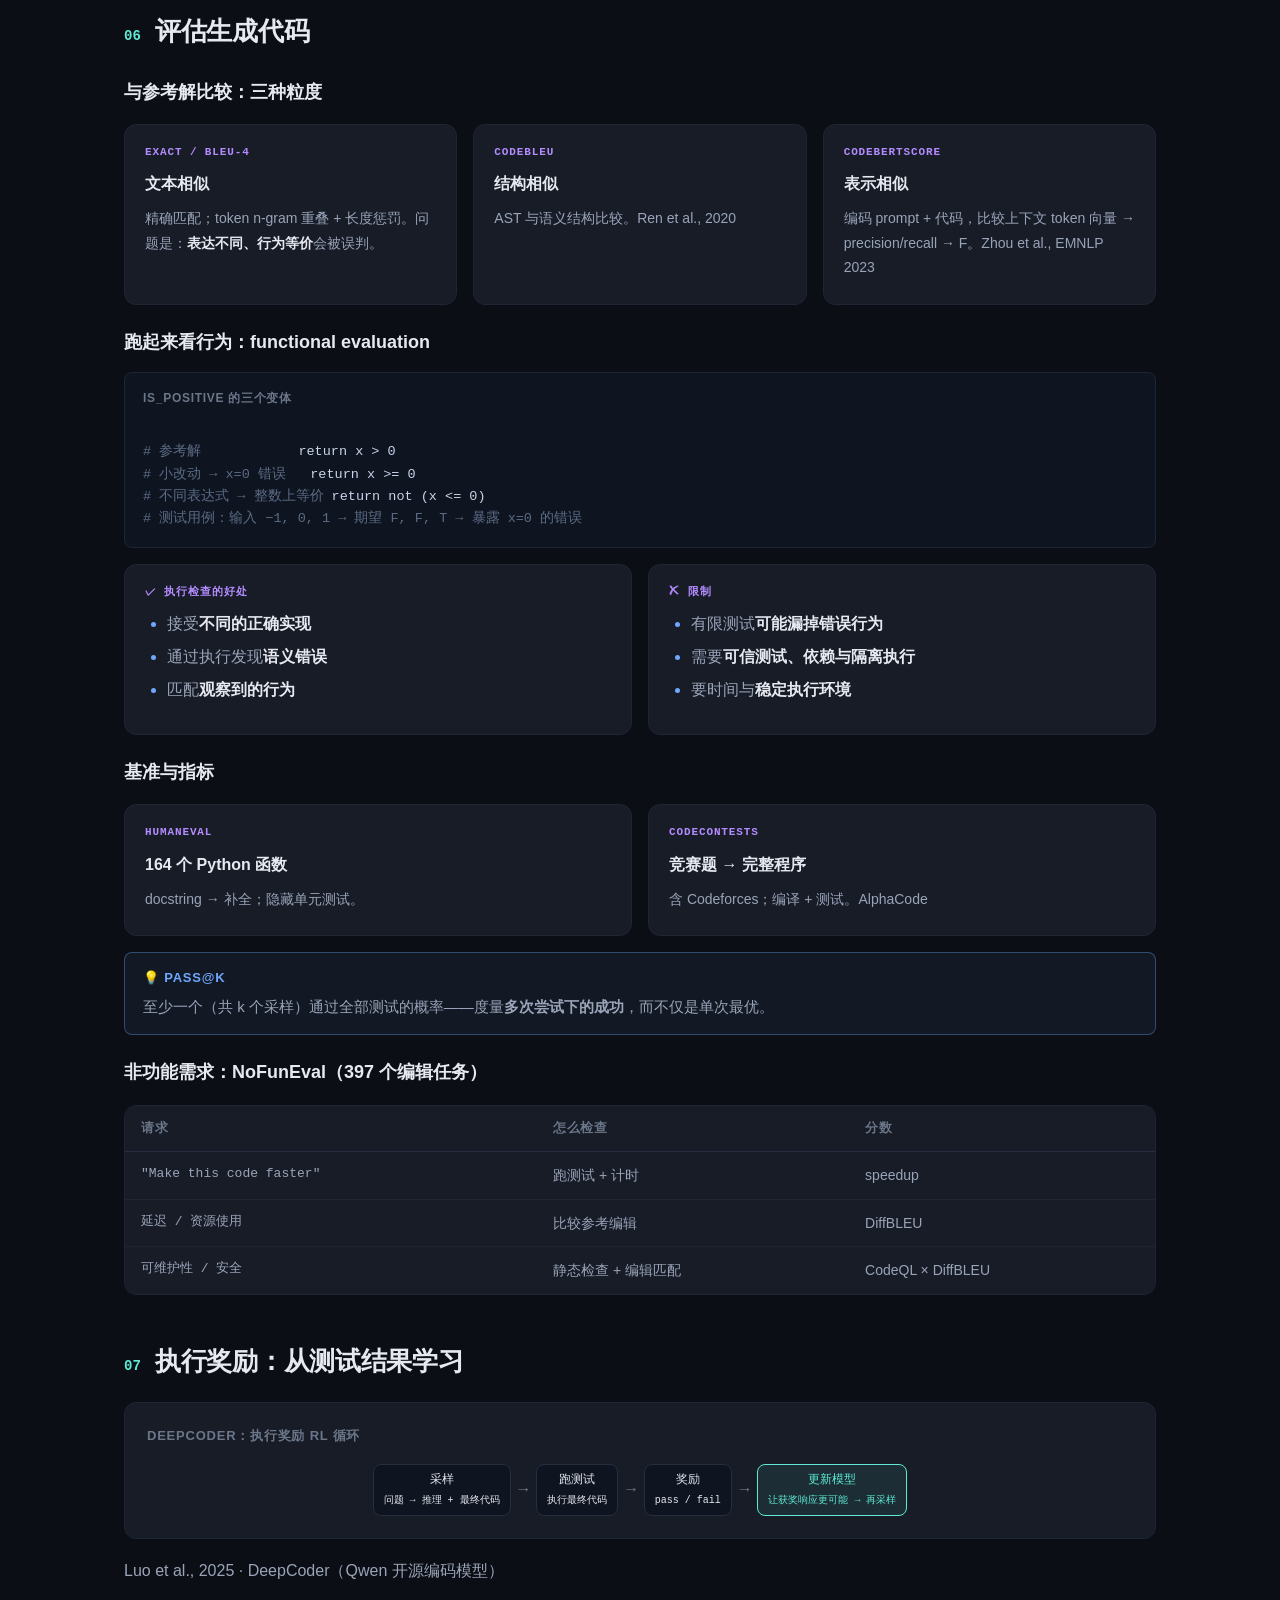
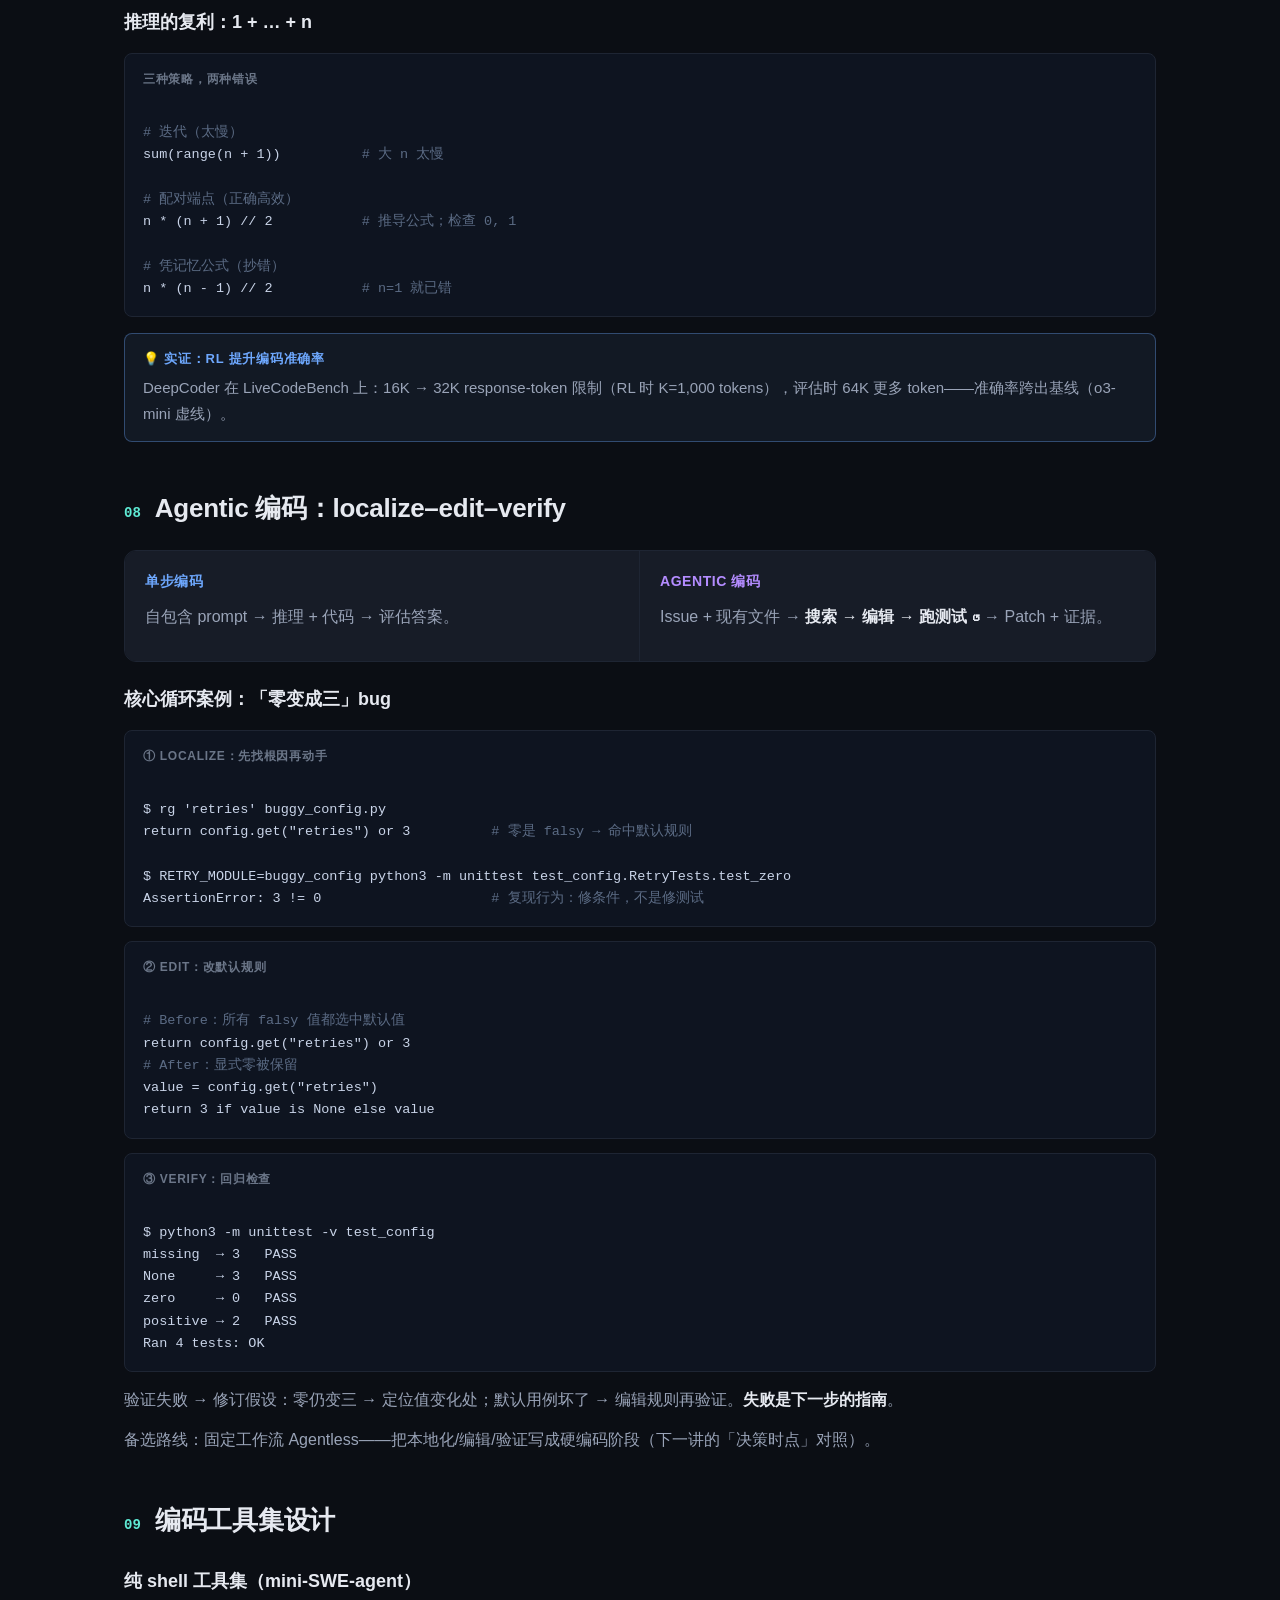
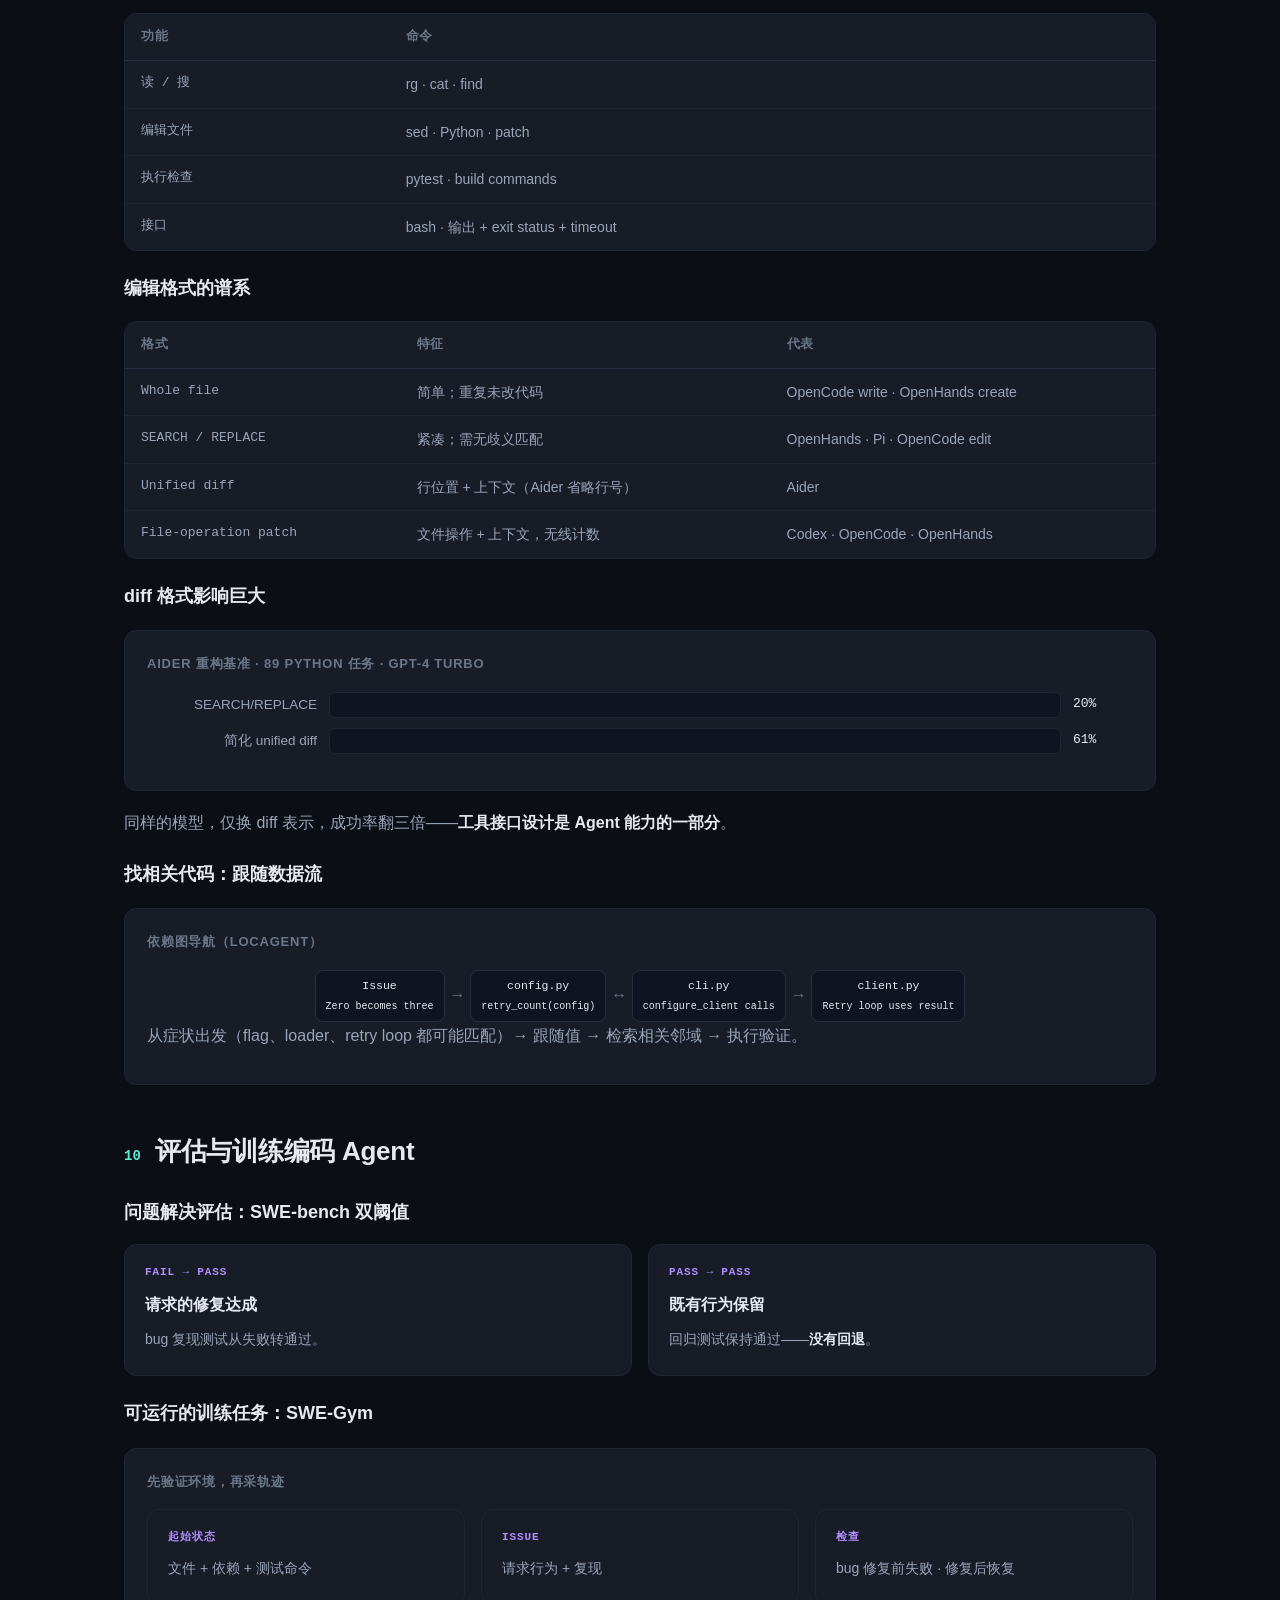
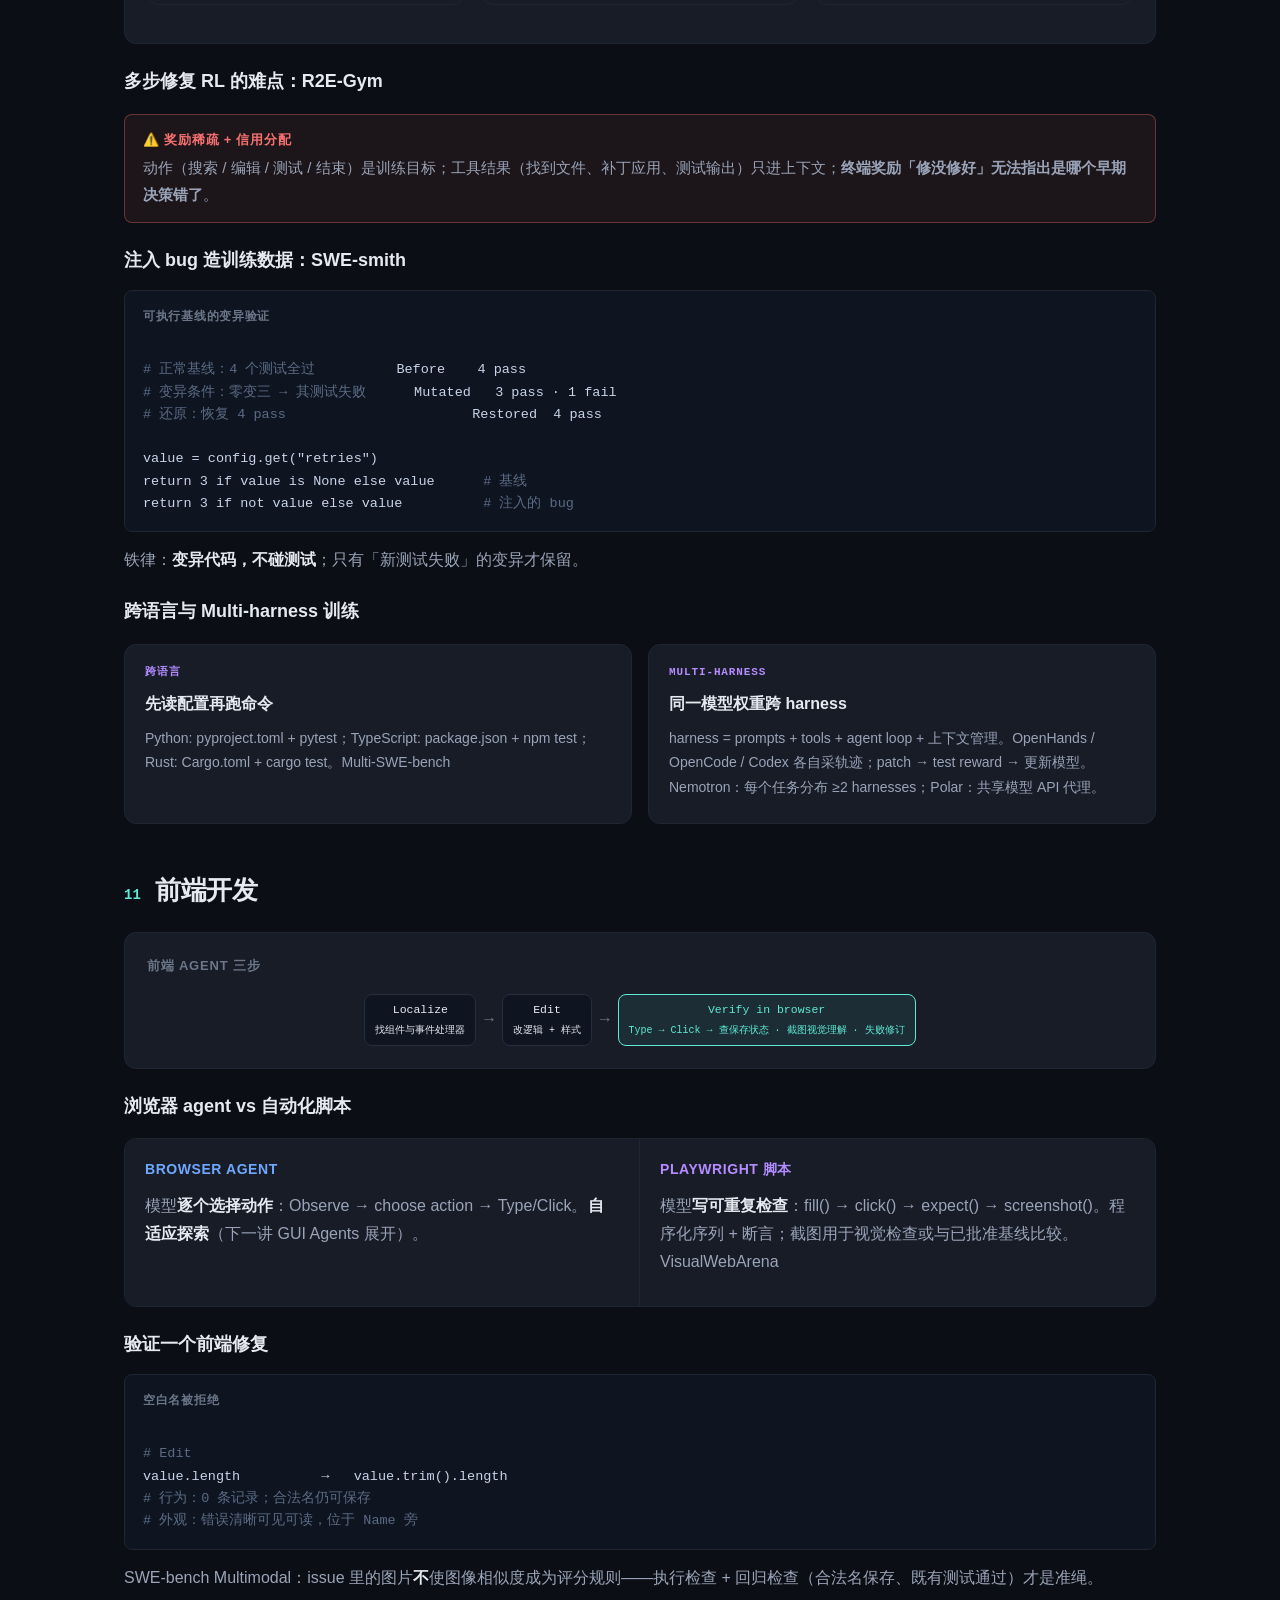
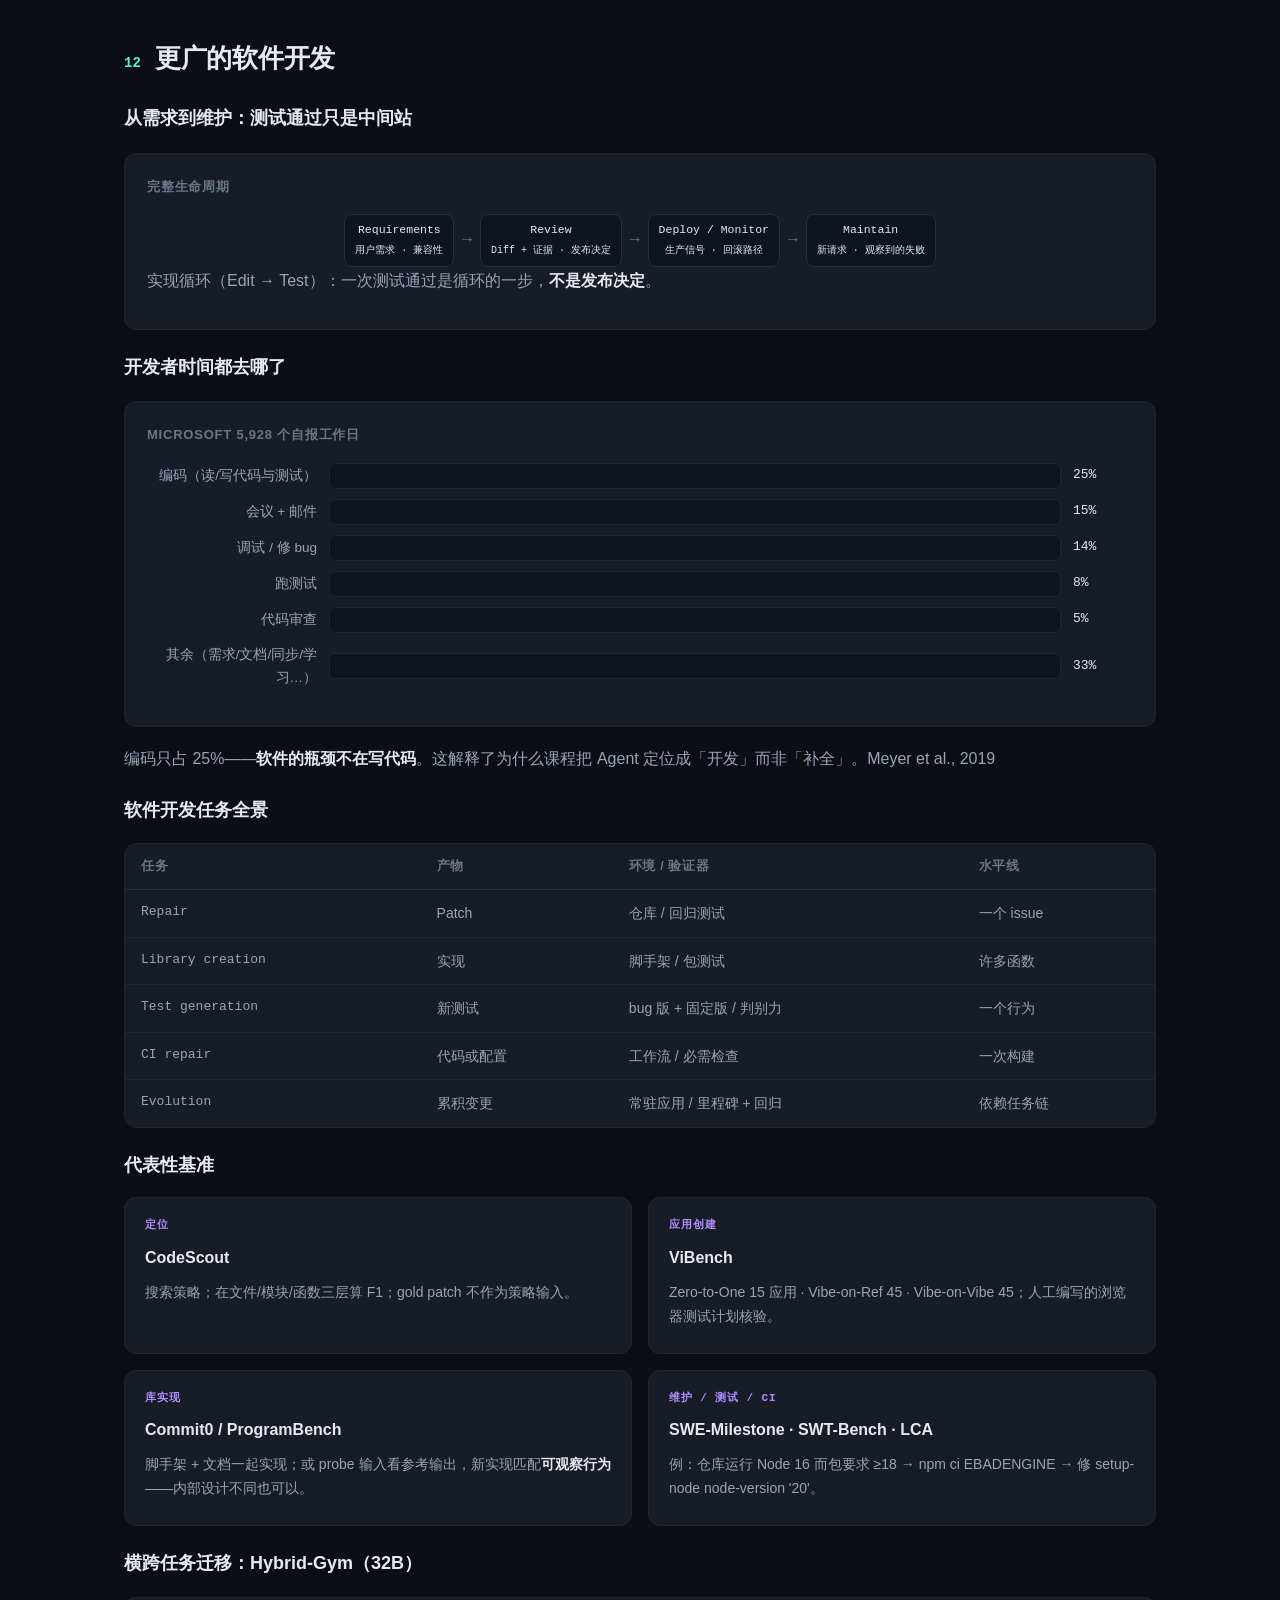
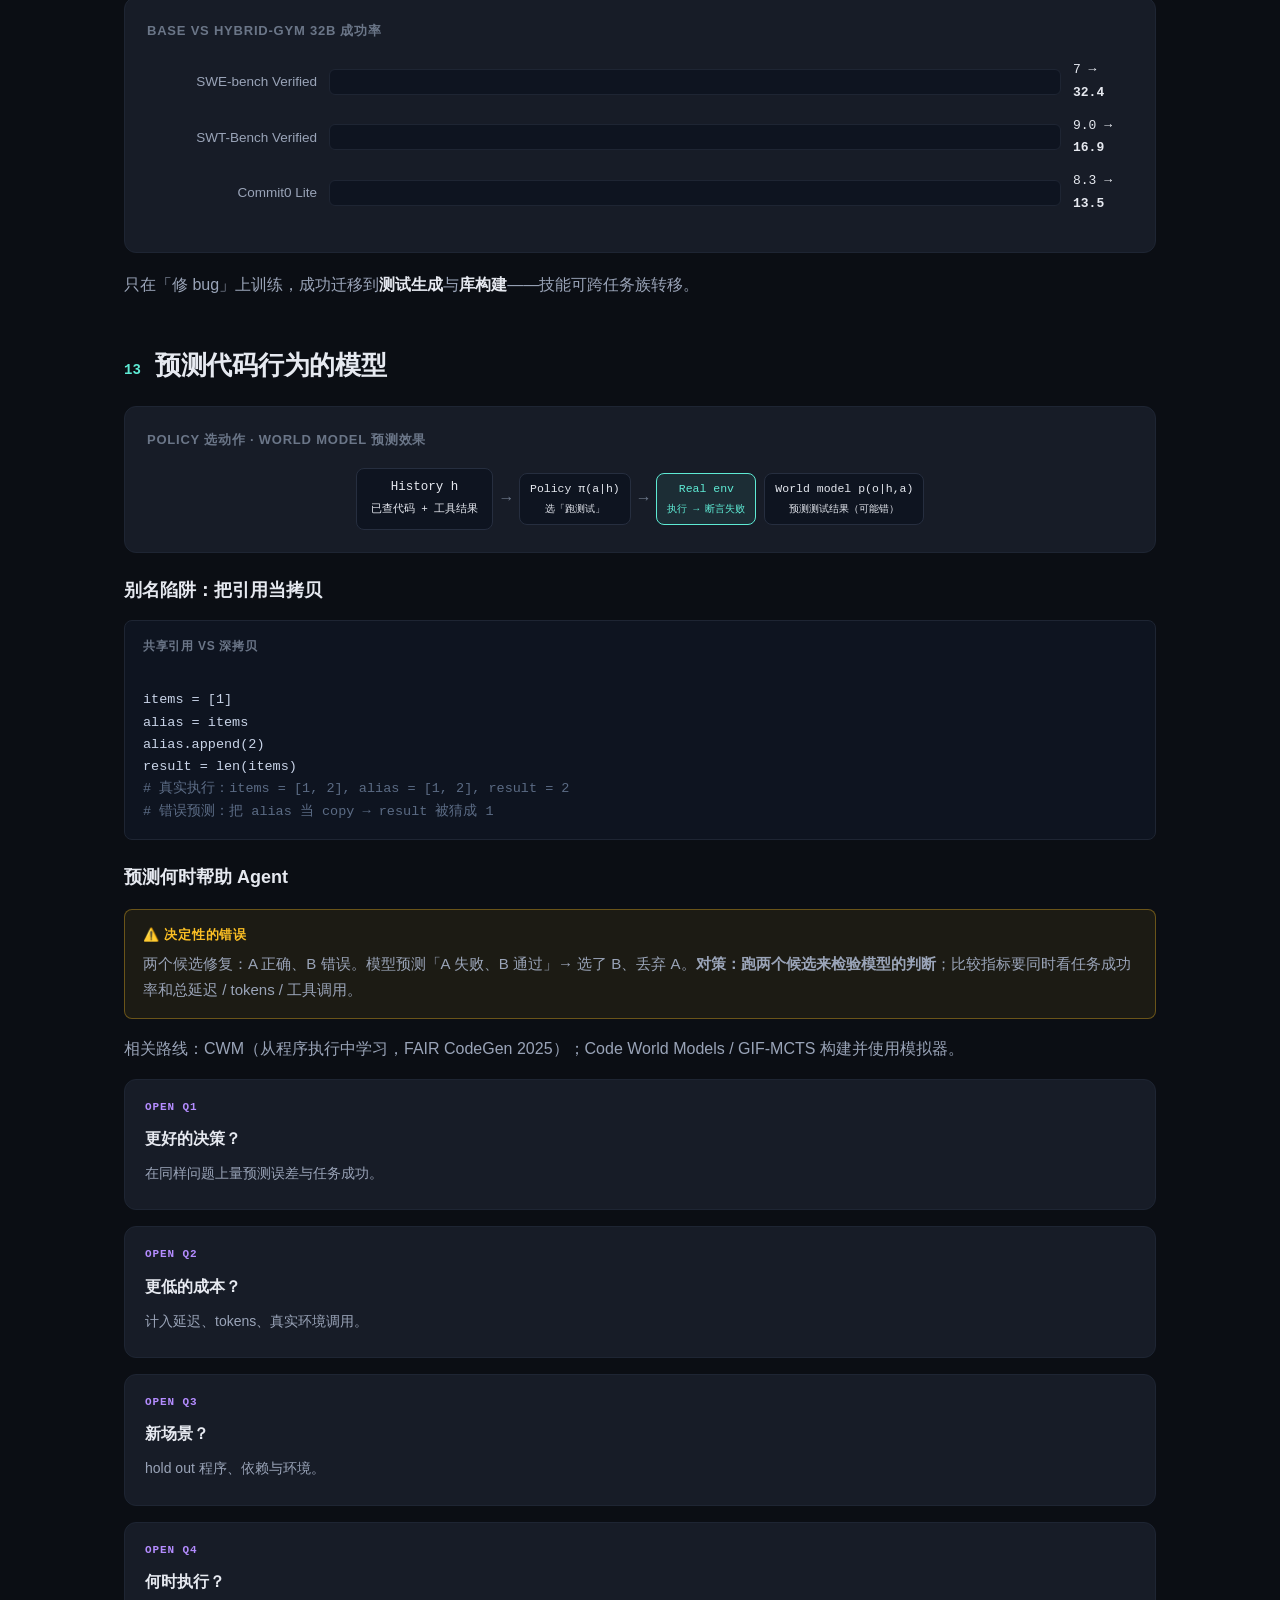
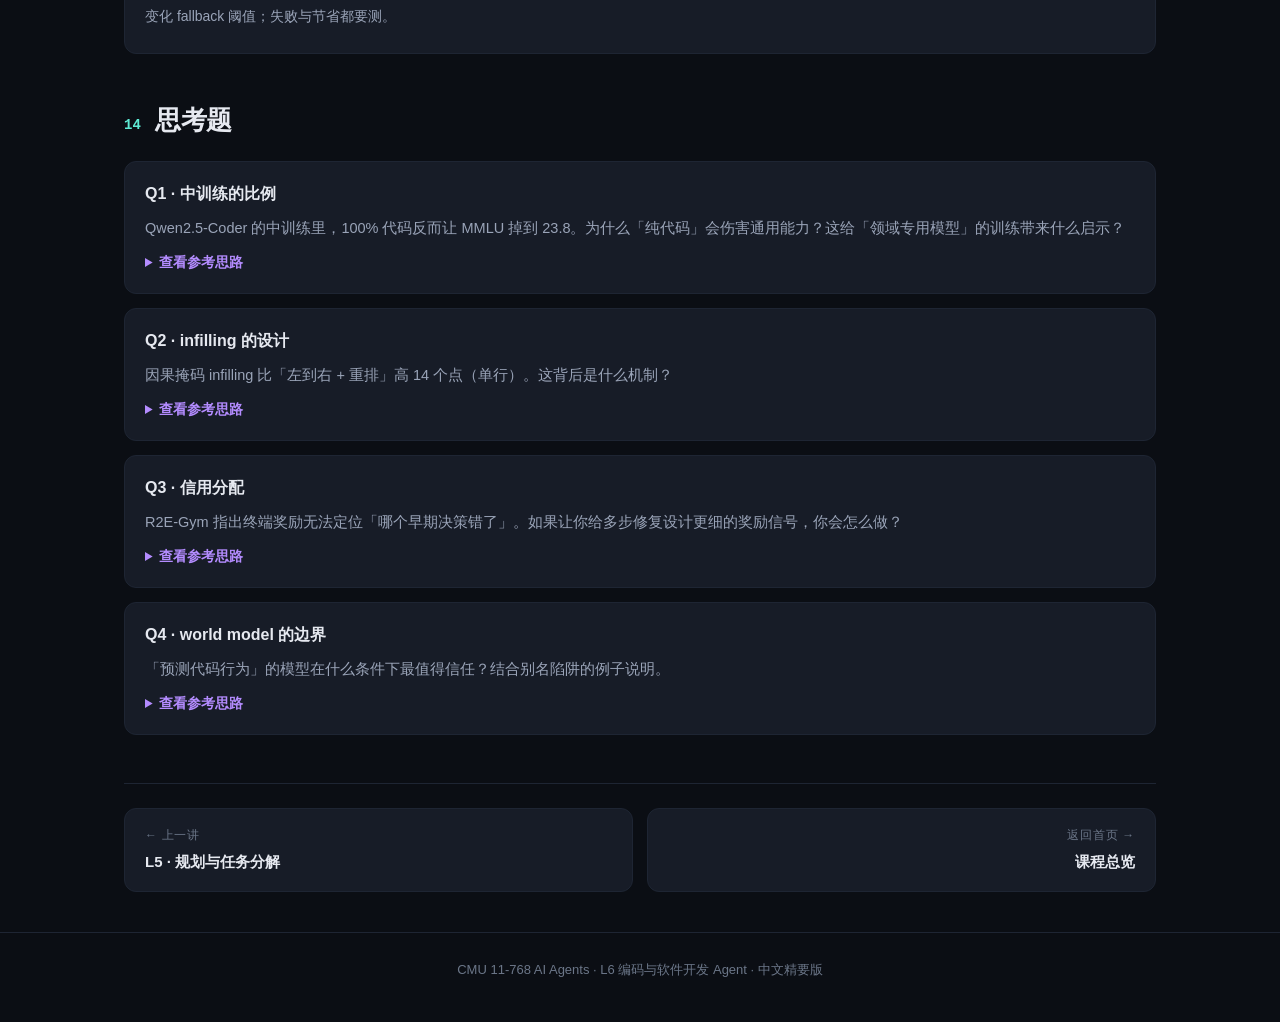
<file: lecture-06.html>
<!DOCTYPE html>
<html lang="zh-CN">
<head>
<meta charset="UTF-8">
<meta name="viewport" content="width=device-width, initial-scale=1.0">
<title>L6 · 编码与软件开发 Agent — CMU 11-768 AI Agents</title>
<link rel="stylesheet" href="style.css">
</head>
<body>

<nav class="topnav">
  <div class="topnav-inner">
    <a class="brand" href="index.html"><span class="badge">CMU</span>11-768 AI Agents</a>
    <div class="topnav-links">
      <a href="index.html">首页</a>
      <a href="lecture-01.html">L1</a>
      <a href="lecture-02.html">L2</a>
      <a href="lecture-03.html">L3</a>
      <a href="lecture-04.html">L4</a>
      <a href="lecture-05.html">L5</a>
      <a href="lecture-06.html" class="active">L6</a>
    </div>
  </div>
</nav>

<header class="hero">
  <div class="container">
    <span class="kicker">LECTURE 06</span>
    <h1>编码与软件开发 Agent<span class="en">Agents for Coding and Software Development · Graham Neubig</span></h1>
    <p class="sub">从单次代码补全到完整软件开发。本讲覆盖：编码模型的训练三段论（预训练/中训练/RL）、Infilling 与执行奖励、Agentic 编码的 localize–edit–verify 循环、编码工具集设计、SWE-bench 式评估与 RL 训练，以及代码行为预测模型。</p>
    <div class="meta"><span>预训练 / 中训练 / RL</span><span>Infilling</span><span>localize-edit-verify</span><span>SWE-bench</span><span>行为预测</span></div>
  </div>
</header>

<main class="container">

  <div class="toc">
    <div class="toc-title">本讲目录</div>
    <ol>
      <li><a href="#s1">三个层次与三个要素</a></li>
      <li><a href="#s2">训练编码模型：三段论</a></li>
      <li><a href="#s3">预训练：数据、清洗与分词</a></li>
      <li><a href="#s4">中训练：混合比例与长上下文</a></li>
      <li><a href="#s5">Infilling：孔洞双向补全</a></li>
      <li><a href="#s6">评估生成代码</a></li>
      <li><a href="#s7">执行奖励：从测试结果学习</a></li>
      <li><a href="#s8">Agentic 编码：localize–edit–verify</a></li>
      <li><a href="#s9">编码工具集设计</a></li>
      <li><a href="#s10">评估与训练编码 Agent</a></li>
      <li><a href="#s11">前端开发</a></li>
      <li><a href="#s12">更广的软件开发</a></li>
      <li><a href="#s13">预测代码行为的模型</a></li>
      <li><a href="#s14">思考题</a></li>
    </ol>
  </div>

  <section id="s1">
    <div class="sec-head"><span class="sec-num">01</span><h2>三个层次与三个要素</h2></div>
    <div class="diagram">
      <div class="d-title">从补全到开发</div>
      <div class="flow">
        <div class="node small">① Writes code<br><span style="font-size:10px">单次补全 single completion</span></div>
        <div class="arrow">→</div>
        <div class="node small">② Modifies repositories<br><span style="font-size:10px">多文件修改</span></div>
        <div class="arrow">→</div>
        <div class="node small teal">③ Performs development<br><span style="font-size:10px">完整软件生命周期</span></div>
      </div>
    </div>
    <div class="grid cols-3">
      <div class="card"><div class="card-tag">Prompt</div><h4>输入与上下文</h4><p>问题、仓库、约束。</p></div>
      <div class="card"><div class="card-tag">Tools</div><h4>动作接口</h4><p>搜索、编辑、运行测试。</p></div>
      <div class="card"><div class="card-tag">LLM</div><h4>推理引擎</h4><p>决策与生成。</p></div>
    </div>
  </section>

  <section id="s2">
    <div class="sec-head"><span class="sec-num">02</span><h2>训练编码模型：三段论</h2></div>
    <div class="grid cols-3">
      <div class="card"><div class="card-tag">Stage 1</div><h4>Pre-training 预训练</h4><p>在大规模<strong>含代码语料</strong>上继续学习。</p></div>
      <div class="card"><div class="card-tag">Stage 2</div><h4>Mid-training 中训练</h4><p><strong>代码混合</strong> + 更长上下文。</p></div>
      <div class="card"><div class="card-tag">Stage 3</div><h4>RL post-training</h4><p><strong>推理</strong> + <strong>执行奖励</strong>强化。</p></div>
    </div>
    <p>写代码需要三件事：<strong>语言</strong>（语法 · API · 惯用法）、<strong>编辑</strong>（双侧条件化）、<strong>推理</strong>（规格说明 → 行为）。</p>
  </section>

  <section id="s3">
    <div class="sec-head"><span class="sec-num">03</span><h2>预训练：数据、清洗与分词</h2></div>
    <h3>从代码和文本中学习</h3>
    <div class="grid cols-2">
      <div class="card"><div class="card-tag">混合来源</div><h4>多样化语料</h4><p>web 文本、技术散文、数学、源码、文档。训练时按域评估 held-out loss。</p></div>
      <div class="card"><div class="card-tag">保留结构</div><h4>代码的结构即语义</h4><p>缩进、文件边界、API、文本–代码关系都被保留。</p></div>
    </div>
    <div class="grid cols-2">
      <div class="card"><div class="card-tag">清洗</div><h4>选与清</h4><p>按语言/来源过滤（生成垃圾、坏编码、低价值重复）；去重（fork、vendor 库、近似文件、抄袭解）；记录来源（许可证、日期、退出、敏感数据过滤）；防泄漏（按仓库或问题族拆分、评估任务去污染）。</p></div>
      <div class="card"><div class="card-tag">分词</div><h4>代码感知 subword</h4><p>字节级 BPE；<strong>保留空白</strong>（空格/tab/换行带语法与字面内容）；<strong>压缩空白运行</strong>——把连续空白合并进一个 token，而不是每空格一个 token。</p></div>
    </div>
    <div class="code"><span class="c-title">StarCoder2 的空白感知分词</span>
<span class="cm"># “·” = 空格, “↵” = 换行, “|” = token 边界</span>
if·ready:↵····return·value↵
if | ·ready | : | ↵··· | ·return | ·value | ↵
</div>
    <h3>规模实证：StarCoderBase</h3>
    <div class="callout key"><div class="co-label">💡 15.5B 参数 · 1T tokens · 80+ 语言</div>
      来源覆盖 source / issues / commits / notebooks。<strong>大多数语言随训练 token 增多而持续改善</strong>——编码能力是「喂」出来的。<span class="ref">Li et al., 2023</span></div>
  </section>

  <section id="s4">
    <div class="sec-head"><span class="sec-num">04</span><h2>中训练：混合比例与长上下文</h2></div>
    <h3>代码 Llama 路线</h3>
    <p>Code Llama：在 Llama 2 基础上追加 <strong>500B tokens</strong>（7B/13B/34B 版），然后扩展上下文——在相关文件与长序列上训练，配合合适的位置编码。</p>

    <h3>混合比例很重要：Qwen2.5-Coder</h3>
    <div class="table-wrap">
      <table>
        <thead><tr><th>代码 / 文本 / 数学</th><th>Common code</th><th>MATH</th><th>MMLU</th></tr></thead>
        <tbody>
          <tr><td class="mono">100 / 0 / 0</td><td>49.8</td><td class="bad">10.3</td><td class="bad">23.8</td></tr>
          <tr><td class="mono">70 / 20 / 10</td><td>48.3</td><td class="good">33.2</td><td class="good">62.9</td></tr>
        </tbody>
      </table>
    </div>
    <p class="d-note">纯代码让通用能力崩盘；<strong>代码 70% + 文本 20% + 数学 10%</strong> 在几乎不损失代码分的同时，MATH 翻三倍、MMLU 翻近三倍。<span class="ref">Hui et al., 2024</span></p>

    <h3>处理更长输入</h3>
    <div class="diagram">
      <div class="d-title">相干序列：跨文件依赖</div>
      <div class="flow">
        <div class="node small">types.py<br><span style="font-size:10px">Result.value can be None</span></div>
        <div class="arrow">→</div>
        <div class="node small">worker.py<br><span style="font-size:10px">propagates Result</span></div>
        <div class="arrow">→</div>
        <div class="node small teal">caller.py<br><span style="font-size:10px">补全 null check</span></div>
      </div>
    </div>
    <p class="d-note">Qwen2.5-Coder 在 8K 训练 → 32K 扩展（YaRN 到 128K）；用跨文件补全、infilling、短上下文保持来验证。</p>
  </section>

  <section id="s5">
    <div class="sec-head"><span class="sec-num">05</span><h2>Infilling：孔洞双向补全</h2></div>
    <div class="code"><span class="c-title">利用孔右侧的证据</span>
def is_positive(x: int) -> ____:
    return x > 0            <span class="cm"># 主题在孔的右边 → 证据指向 bool</span>

def is_positive(x: int) -> bool:
    return x > 0
<span class="ref">InCoder · Fried et al., ICLR 2023</span>
</div>
    <div class="code"><span class="c-title">训练与推理：因果掩码</span>
<span class="cm"># 训练：用一个或多个 sentinel 标记孔</span>
prefix [M0] suffix [M0] span [END]

<span class="cm"># 推理：生成孔内容</span>
prefix [M0] suffix [M0] → generate span
</div>
    <p>零样本编辑由此而来：补全代码、推断类型、生成注释、重命名变量。</p>

    <h3>右上下文的价值（HumanEval 派生 infilling 任务）</h3>
    <div class="table-wrap">
      <table>
        <thead><tr><th>推理方法</th><th>Suffix 用途</th><th>单行通过率</th><th>多行通过率</th></tr></thead>
        <tbody>
          <tr><td class="mono">L2R · 1 candidate</td><td>不用</td><td>48.2%</td><td>24.9%</td></tr>
          <tr><td class="mono">L2R · 10 candidates</td><td>仅重排</td><td>54.9%</td><td>28.2%</td></tr>
          <tr><td class="mono">Causal-masked</td><td class="good">生成时使用</td><td class="good">69.0%</td><td class="good">38.6%</td></tr>
        </tbody>
      </table>
    </div>
    <p class="d-note">单行 +14 个点、多行 +10 个点——suffix 参与生成而非仅重排，是决定性差别。</p>

    <h3>不丢失补全能力</h3>
    <div class="table-wrap">
      <table>
        <thead><tr><th>训练目标（匹配 52B token 预算）</th><th>HumanEval pass@1</th><th>MBPP pass@1</th></tr></thead>
        <tbody>
          <tr><td class="mono">Left-to-right LM</td><td>6.0%</td><td>8.9%</td></tr>
          <tr><td class="mono">Causal masking</td><td class="good">8.0%</td><td class="good">10.9%</td></tr>
        </tbody>
      </table>
    </div>
    <p class="d-note">因果掩码在获得 infilling 能力的同时还<strong>提升了</strong>普通补全。</p>

    <h3>超越 infilling：更多从代码学习的方式</h3>
    <div class="grid cols-4">
      <div class="card"><div class="card-tag">Commit diffs</div><h4>前后 + 提交信息</h4><p>before + message → after/diff<br><span class="ref">OctoPack</span></p></div>
      <div class="card"><div class="card-tag">Diagnostics</div><h4>坏码 + 报错 → 修复</h4><p><span class="ref">DrRepair</span></p></div>
      <div class="card"><div class="card-tag">Tests</div><h4>程序 + 测试结果 → 奖励</h4><p><span class="ref">CodeRL</span></p></div>
      <div class="card"><div class="card-tag">Execution traces</div><h4>程序 → 执行行 + 状态</h4><p><span class="ref">CodeExecutor</span></p></div>
    </div>
  </section>

  <section id="s6">
    <div class="sec-head"><span class="sec-num">06</span><h2>评估生成代码</h2></div>
    <h3>与参考解比较：三种粒度</h3>
    <div class="grid cols-3">
      <div class="card"><div class="card-tag">Exact / BLEU-4</div><h4>文本相似</h4><p>精确匹配；token n-gram 重叠 + 长度惩罚。问题是：<strong>表达不同、行为等价</strong>会被误判。</p></div>
      <div class="card"><div class="card-tag">CodeBLEU</div><h4>结构相似</h4><p>AST 与语义结构比较。<span class="ref">Ren et al., 2020</span></p></div>
      <div class="card"><div class="card-tag">CodeBERTScore</div><h4>表示相似</h4><p>编码 prompt + 代码，比较上下文 token 向量 → precision/recall → F。<span class="ref">Zhou et al., EMNLP 2023</span></p></div>
    </div>

    <h3>跑起来看行为：functional evaluation</h3>
    <div class="code"><span class="c-title">is_positive 的三个变体</span>
<span class="cm"># 参考解</span>            return x &gt; 0
<span class="cm"># 小改动 → x=0 错误</span>   return x &gt;= 0
<span class="cm"># 不同表达式 → 整数上等价</span> return not (x &lt;= 0)
<span class="cm"># 测试用例：输入 −1, 0, 1 → 期望 F, F, T → 暴露 x=0 的错误</span>
</div>
    <div class="grid cols-2">
      <div class="card"><div class="card-tag">✓ 执行检查的好处</div><ul><li>接受<strong>不同的正确实现</strong></li><li>通过执行发现<strong>语义错误</strong></li><li>匹配<strong>观察到的行为</strong></li></ul></div>
      <div class="card"><div class="card-tag">✗ 限制</div><ul><li>有限测试<strong>可能漏掉错误行为</strong></li><li>需要<strong>可信测试、依赖与隔离执行</strong></li><li>要时间与<strong>稳定执行环境</strong></li></ul></div>
    </div>

    <h3>基准与指标</h3>
    <div class="grid cols-2">
      <div class="card"><div class="card-tag">HumanEval</div><h4>164 个 Python 函数</h4><p>docstring → 补全；隐藏单元测试。</p></div>
      <div class="card"><div class="card-tag">CodeContests</div><h4>竞赛题 → 完整程序</h4><p>含 Codeforces；编译 + 测试。<span class="ref">AlphaCode</span></p></div>
    </div>
    <div class="callout key"><div class="co-label">💡 pass@k</div>
      至少一个（共 k 个采样）通过全部测试的概率——度量<strong>多次尝试下的成功</strong>，而不仅是单次最优。</div>

    <h3>非功能需求：NoFunEval（397 个编辑任务）</h3>
    <div class="table-wrap">
      <table>
        <thead><tr><th>请求</th><th>怎么检查</th><th>分数</th></tr></thead>
        <tbody>
          <tr><td class="mono">"Make this code faster"</td><td>跑测试 + 计时</td><td>speedup</td></tr>
          <tr><td class="mono">延迟 / 资源使用</td><td>比较参考编辑</td><td>DiffBLEU</td></tr>
          <tr><td class="mono">可维护性 / 安全</td><td>静态检查 + 编辑匹配</td><td>CodeQL × DiffBLEU</td></tr>
        </tbody>
      </table>
    </div>
  </section>

  <section id="s7">
    <div class="sec-head"><span class="sec-num">07</span><h2>执行奖励：从测试结果学习</h2></div>
    <div class="diagram">
      <div class="d-title">DeepCoder：执行奖励 RL 循环</div>
      <div class="flow">
        <div class="node small">采样<br><span style="font-size:10px">问题 → 推理 + 最终代码</span></div>
        <div class="arrow">→</div>
        <div class="node small">跑测试<br><span style="font-size:10px">执行最终代码</span></div>
        <div class="arrow">→</div>
        <div class="node small">奖励<br><span style="font-size:10px">pass / fail</span></div>
        <div class="arrow">→</div>
        <div class="node small teal">更新模型<br><span style="font-size:10px">让获奖响应更可能 → 再采样</span></div>
      </div>
    </div>
    <p class="d-note">Luo et al., 2025 · DeepCoder（Qwen 开源编码模型）</p>

    <h3>推理的复利：1 + … + n</h3>
    <div class="code"><span class="c-title">三种策略，两种错误</span>
<span class="cm"># 迭代（太慢）</span>
sum(range(n + 1))          <span class="cm"># 大 n 太慢</span>

<span class="cm"># 配对端点（正确高效）</span>
n * (n + 1) // 2           <span class="cm"># 推导公式；检查 0, 1</span>

<span class="cm"># 凭记忆公式（抄错）</span>
n * (n - 1) // 2           <span class="cm"># n=1 就已错</span>
</div>
    <div class="callout key"><div class="co-label">💡 实证：RL 提升编码准确率</div>
      DeepCoder 在 LiveCodeBench 上：16K → 32K response-token 限制（RL 时 K=1,000 tokens），评估时 64K 更多 token——准确率跨出基线（o3-mini 虚线）。</div>
  </section>

  <section id="s8">
    <div class="sec-head"><span class="sec-num">08</span><h2>Agentic 编码：localize–edit–verify</h2></div>
    <div class="compare">
      <div class="col a"><h5>单步编码</h5>
        <p>自包含 prompt → 推理 + 代码 → 评估答案。</p>
      </div>
      <div class="col b"><h5>Agentic 编码</h5>
        <p>Issue + 现有文件 → <strong>搜索 → 编辑 → 跑测试 ↺</strong> → Patch + 证据。</p>
      </div>
    </div>

    <h3>核心循环案例：「零变成三」bug</h3>
    <div class="code"><span class="c-title">① Localize：先找根因再动手</span>
$ rg 'retries' buggy_config.py
return config.get("retries") or 3          <span class="cm"># 零是 falsy → 命中默认规则</span>

$ RETRY_MODULE=buggy_config python3 -m unittest test_config.RetryTests.test_zero
AssertionError: 3 != 0                     <span class="cm"># 复现行为：修条件，不是修测试</span>
</div>
    <div class="code"><span class="c-title">② Edit：改默认规则</span>
<span class="cm"># Before：所有 falsy 值都选中默认值</span>
return config.get("retries") or 3
<span class="cm"># After：显式零被保留</span>
value = config.get("retries")
return 3 if value is None else value
</div>
    <div class="code"><span class="c-title">③ Verify：回归检查</span>
$ python3 -m unittest -v test_config
missing  → 3   PASS
None     → 3   PASS
zero     → 0   PASS     
positive → 2   PASS
Ran 4 tests: OK
</div>
    <p>验证失败 → 修订假设：零仍变三 → 定位值变化处；默认用例坏了 → 编辑规则再验证。<strong>失败是下一步的指南</strong>。</p>
    <p class="d-note">备选路线：固定工作流 Agentless——把本地化/编辑/验证写成硬编码阶段（下一讲的「决策时点」对照）。</p>
  </section>

  <section id="s9">
    <div class="sec-head"><span class="sec-num">09</span><h2>编码工具集设计</h2></div>
    <h3>纯 shell 工具集（mini-SWE-agent）</h3>
    <div class="table-wrap">
      <table>
        <thead><tr><th>功能</th><th>命令</th></tr></thead>
        <tbody>
          <tr><td class="mono">读 / 搜</td><td>rg · cat · find</td></tr>
          <tr><td class="mono">编辑文件</td><td>sed · Python · patch</td></tr>
          <tr><td class="mono">执行检查</td><td>pytest · build commands</td></tr>
          <tr><td class="mono">接口</td><td>bash · 输出 + exit status + timeout</td></tr>
        </tbody>
      </table>
    </div>

    <h3>编辑格式的谱系</h3>
    <div class="table-wrap">
      <table>
        <thead><tr><th>格式</th><th>特征</th><th>代表</th></tr></thead>
        <tbody>
          <tr><td class="mono">Whole file</td><td>简单；重复未改代码</td><td>OpenCode write · OpenHands create</td></tr>
          <tr><td class="mono">SEARCH / REPLACE</td><td>紧凑；需无歧义匹配</td><td>OpenHands · Pi · OpenCode edit</td></tr>
          <tr><td class="mono">Unified diff</td><td>行位置 + 上下文（Aider 省略行号）</td><td>Aider</td></tr>
          <tr><td class="mono">File-operation patch</td><td>文件操作 + 上下文，无线计数</td><td>Codex · OpenCode · OpenHands</td></tr>
        </tbody>
      </table>
    </div>

    <h3>diff 格式影响巨大</h3>
    <div class="diagram">
      <div class="d-title">Aider 重构基准 · 89 Python 任务 · GPT-4 Turbo</div>
      <div class="bar-chart">
        <div class="bar-row"><span class="bar-label">SEARCH/REPLACE</span><div class="bar-track"><div class="bar" style="width:20%"></div></div><span class="bar-val">20%</span></div>
        <div class="bar-row"><span class="bar-label">简化 unified diff</span><div class="bar-track"><div class="bar accent" style="width:61%"></div></div><span class="bar-val">61%</span></div>
      </div>
    </div>
    <p class="d-note">同样的模型，仅换 diff 表示，成功率翻三倍——<strong>工具接口设计是 Agent 能力的一部分</strong>。</p>

    <h3>找相关代码：跟随数据流</h3>
    <div class="diagram">
      <div class="d-title">依赖图导航（LocAgent）</div>
      <div class="flow">
        <div class="node small">Issue<br><span style="font-size:10px">Zero becomes three</span></div>
        <div class="arrow">→</div>
        <div class="node small">config.py<br><span style="font-size:10px">retry_count(config)</span></div>
        <div class="arrow">↔</div>
        <div class="node small">cli.py<br><span style="font-size:10px">configure_client calls</span></div>
        <div class="arrow">→</div>
        <div class="node small">client.py<br><span style="font-size:10px">Retry loop uses result</span></div>
      </div>
      <p class="d-note">从症状出发（flag、loader、retry loop 都可能匹配）→ 跟随值 → 检索相关邻域 → 执行验证。</p>
    </div>
  </section>

  <section id="s10">
    <div class="sec-head"><span class="sec-num">10</span><h2>评估与训练编码 Agent</h2></div>
    <h3>问题解决评估：SWE-bench 双阈值</h3>
    <div class="grid cols-2">
      <div class="card"><div class="card-tag">Fail → Pass</div><h4>请求的修复达成</h4><p>bug 复现测试从失败转通过。</p></div>
      <div class="card"><div class="card-tag">Pass → Pass</div><h4>既有行为保留</h4><p>回归测试保持通过——<strong>没有回退</strong>。</p></div>
    </div>

    <h3>可运行的训练任务：SWE-Gym</h3>
    <div class="diagram">
      <div class="d-title">先验证环境，再采轨迹</div>
      <div class="grid cols-3">
        <div class="card"><div class="card-tag">起始状态</div><p>文件 + 依赖 + 测试命令</p></div>
        <div class="card"><div class="card-tag">Issue</div><p>请求行为 + 复现</p></div>
        <div class="card"><div class="card-tag">检查</div><p>bug 修复前失败 · 修复后恢复</p></div>
      </div>
    </div>

    <h3>多步修复 RL 的难点：R2E-Gym</h3>
    <div class="callout danger"><div class="co-label">⚠️ 奖励稀疏 + 信用分配</div>
      动作（搜索 / 编辑 / 测试 / 结束）是训练目标；工具结果（找到文件、补丁应用、测试输出）只进上下文；<strong>终端奖励「修没修好」无法指出是哪个早期决策错了</strong>。</div>

    <h3>注入 bug 造训练数据：SWE-smith</h3>
    <div class="code"><span class="c-title">可执行基线的变异验证</span>
<span class="cm"># 正常基线：4 个测试全过</span>          Before    4 pass
<span class="cm"># 变异条件：零变三 → 其测试失败</span>      Mutated   3 pass · 1 fail
<span class="cm"># 还原：恢复 4 pass</span>                       Restored  4 pass

value = config.get("retries")
return 3 if value is None else value      <span class="cm"># 基线</span>
return 3 if not value else value          <span class="cm"># 注入的 bug</span>
</div>
    <p class="d-note">铁律：<strong>变异代码，不碰测试</strong>；只有「新测试失败」的变异才保留。</p>

    <h3>跨语言与 Multi-harness 训练</h3>
    <div class="grid cols-2">
      <div class="card"><div class="card-tag">跨语言</div><h4>先读配置再跑命令</h4><p>Python: pyproject.toml + pytest；TypeScript: package.json + npm test；Rust: Cargo.toml + cargo test。<span class="ref">Multi-SWE-bench</span></p></div>
      <div class="card"><div class="card-tag">Multi-harness</div><h4>同一模型权重跨 harness</h4><p>harness = prompts + tools + agent loop + 上下文管理。OpenHands / OpenCode / Codex 各自采轨迹；patch → test reward → 更新模型。Nemotron：每个任务分布 ≥2 harnesses；Polar：共享模型 API 代理。</p></div>
    </div>
  </section>

  <section id="s11">
    <div class="sec-head"><span class="sec-num">11</span><h2>前端开发</h2></div>
    <div class="diagram">
      <div class="d-title">前端 Agent 三步</div>
      <div class="flow">
        <div class="node small">Localize<br><span style="font-size:10px">找组件与事件处理器</span></div>
        <div class="arrow">→</div>
        <div class="node small">Edit<br><span style="font-size:10px">改逻辑 + 样式</span></div>
        <div class="arrow">→</div>
        <div class="node small teal">Verify in browser<br><span style="font-size:10px">Type → Click → 查保存状态 · 截图视觉理解 · 失败修订</span></div>
      </div>
    </div>

    <h3>浏览器 agent vs 自动化脚本</h3>
    <div class="compare">
      <div class="col a"><h5>Browser agent</h5><p>模型<strong>逐个选择动作</strong>：Observe → choose action → Type/Click。<strong>自适应探索</strong>（下一讲 GUI Agents 展开）。</p></div>
      <div class="col b"><h5>Playwright 脚本</h5><p>模型<strong>写可重复检查</strong>：fill() → click() → expect() → screenshot()。程序化序列 + 断言；截图用于视觉检查或与已批准基线比较。<span class="ref">VisualWebArena</span></p></div>
    </div>

    <h3>验证一个前端修复</h3>
    <div class="code"><span class="c-title">空白名被拒绝</span>
<span class="cm"># Edit</span>
value.length          →   value.trim().length
<span class="cm"># 行为：0 条记录；合法名仍可保存</span>
<span class="cm"># 外观：错误清晰可见可读，位于 Name 旁</span>
</div>
    <p class="d-note">SWE-bench Multimodal：issue 里的图片<strong>不</strong>使图像相似度成为评分规则——执行检查 + 回归检查（合法名保存、既有测试通过）才是准绳。</p>
  </section>

  <section id="s12">
    <div class="sec-head"><span class="sec-num">12</span><h2>更广的软件开发</h2></div>
    <h3>从需求到维护：测试通过只是中间站</h3>
    <div class="diagram">
      <div class="d-title">完整生命周期</div>
      <div class="flow">
        <div class="node small">Requirements<br><span style="font-size:10px">用户需求 · 兼容性</span></div>
        <div class="arrow">→</div>
        <div class="node small">Review<br><span style="font-size:10px">Diff + 证据 · 发布决定</span></div>
        <div class="arrow">→</div>
        <div class="node small">Deploy / Monitor<br><span style="font-size:10px">生产信号 · 回滚路径</span></div>
        <div class="arrow">→</div>
        <div class="node small">Maintain<br><span style="font-size:10px">新请求 · 观察到的失败</span></div>
      </div>
      <p class="d-note">实现循环（Edit → Test）：一次测试通过是循环的一步，<strong>不是发布决定</strong>。</p>
    </div>

    <h3>开发者时间都去哪了</h3>
    <div class="diagram">
      <div class="d-title">Microsoft 5,928 个自报工作日</div>
      <div class="bar-chart">
        <div class="bar-row"><span class="bar-label good">编码（读/写代码与测试）</span><div class="bar-track"><div class="bar accent" style="width:25%"></div></div><span class="bar-val">25%</span></div>
        <div class="bar-row"><span class="bar-label">会议 + 邮件</span><div class="bar-track"><div class="bar" style="width:15%"></div></div><span class="bar-val">15%</span></div>
        <div class="bar-row"><span class="bar-label">调试 / 修 bug</span><div class="bar-track"><div class="bar" style="width:14%"></div></div><span class="bar-val">14%</span></div>
        <div class="bar-row"><span class="bar-label">跑测试</span><div class="bar-track"><div class="bar" style="width:8%"></div></div><span class="bar-val">8%</span></div>
        <div class="bar-row"><span class="bar-label">代码审查</span><div class="bar-track"><div class="bar" style="width:5%"></div></div><span class="bar-val">5%</span></div>
        <div class="bar-row"><span class="bar-label">其余（需求/文档/同步/学习…）</span><div class="bar-track"><div class="bar" style="width:33%"></div></div><span class="bar-val">33%</span></div>
      </div>
    </div>
    <p class="d-note">编码只占 25%——<strong>软件的瓶颈不在写代码</strong>。这解释了为什么课程把 Agent 定位成「开发」而非「补全」。<span class="ref">Meyer et al., 2019</span></p>

    <h3>软件开发任务全景</h3>
    <div class="table-wrap">
      <table>
        <thead><tr><th>任务</th><th>产物</th><th>环境 / 验证器</th><th>水平线</th></tr></thead>
        <tbody>
          <tr><td class="mono">Repair</td><td>Patch</td><td>仓库 / 回归测试</td><td>一个 issue</td></tr>
          <tr><td class="mono">Library creation</td><td>实现</td><td>脚手架 / 包测试</td><td>许多函数</td></tr>
          <tr><td class="mono">Test generation</td><td>新测试</td><td>bug 版 + 固定版 / 判别力</td><td>一个行为</td></tr>
          <tr><td class="mono">CI repair</td><td>代码或配置</td><td>工作流 / 必需检查</td><td>一次构建</td></tr>
          <tr><td class="mono">Evolution</td><td>累积变更</td><td>常驻应用 / 里程碑 + 回归</td><td>依赖任务链</td></tr>
        </tbody>
      </table>
    </div>

    <h3>代表性基准</h3>
    <div class="grid cols-2">
      <div class="card"><div class="card-tag">定位</div><h4>CodeScout</h4><p>搜索策略；在文件/模块/函数三层算 F1；gold patch 不作为策略输入。</p></div>
      <div class="card"><div class="card-tag">应用创建</div><h4>ViBench</h4><p>Zero-to-One 15 应用 · Vibe-on-Ref 45 · Vibe-on-Vibe 45；人工编写的浏览器测试计划核验。</p></div>
      <div class="card"><div class="card-tag">库实现</div><h4>Commit0 / ProgramBench</h4><p>脚手架 + 文档一起实现；或 probe 输入看参考输出，新实现匹配<strong>可观察行为</strong>——内部设计不同也可以。</p></div>
      <div class="card"><div class="card-tag">维护 / 测试 / CI</div><h4>SWE-Milestone · SWT-Bench · LCA</h4><p>例：仓库运行 Node 16 而包要求 ≥18 → npm ci EBADENGINE → 修 setup-node node-version '20'。</p></div>
    </div>

    <h3>横跨任务迁移：Hybrid-Gym（32B）</h3>
    <div class="diagram">
      <div class="d-title">Base vs Hybrid-Gym 32B 成功率</div>
      <div class="bar-chart">
        <div class="bar-row"><span class="bar-label">SWE-bench Verified</span><div class="bar-track"><div class="bar" style="width:7%"></div></div><span class="bar-val muted">7 → <b class="val-good">32.4</b></span></div>
        <div class="bar-row"><span class="bar-label">SWT-Bench Verified</span><div class="bar-track"><div class="bar" style="width:9%"></div></div><span class="bar-val muted">9.0 → <b class="val-good">16.9</b></span></div>
        <div class="bar-row"><span class="bar-label">Commit0 Lite</span><div class="bar-track"><div class="bar" style="width:8%"></div></div><span class="bar-val muted">8.3 → <b class="val-good">13.5</b></span></div>
      </div>
    </div>
    <p class="d-note">只在「修 bug」上训练，成功迁移到<strong>测试生成</strong>与<strong>库构建</strong>——技能可跨任务族转移。</p>
  </section>

  <section id="s13">
    <div class="sec-head"><span class="sec-num">13</span><h2>预测代码行为的模型</h2></div>
    <div class="diagram">
      <div class="d-title">Policy 选动作 · World model 预测效果</div>
      <div class="flow">
        <div class="node">History h<br><span style="font-size:11px">已查代码 + 工具结果</span></div>
        <div class="arrow">→</div>
        <div class="node small">Policy π(a|h)<br><span style="font-size:10px">选「跑测试」</span></div>
        <div class="arrow">→</div>
        <div class="node small teal">Real env<br><span style="font-size:10px">执行 → 断言失败</span></div>
        <div class="node small">World model p(o|h,a)<br><span style="font-size:10px">预测测试结果（可能错）</span></div>
      </div>
    </div>

    <h3>别名陷阱：把引用当拷贝</h3>
    <div class="code"><span class="c-title">共享引用 vs 深拷贝</span>
items = [1]
alias = items
alias.append(2)
result = len(items)
<span class="cm"># 真实执行：items = [1, 2], alias = [1, 2], result = 2</span>
<span class="cm"># 错误预测：把 alias 当 copy → result 被猜成 1</span>
</div>

    <h3>预测何时帮助 Agent</h3>
    <div class="callout warn"><div class="co-label">⚠️ 决定性的错误</div>
      两个候选修复：A 正确、B 错误。模型预测「A 失败、B 通过」→ 选了 B、丢弃 A。<strong>对策：跑两个候选来检验模型的判断</strong>；比较指标要同时看任务成功率和总延迟 / tokens / 工具调用。</div>
    <p>相关路线：CWM（从程序执行中学习，FAIR CodeGen 2025）；Code World Models / GIF-MCTS 构建并使用模拟器。</p>
    <div class="grid cols-4">
      <div class="card"><div class="card-tag">Open Q1</div><h4>更好的决策？</h4><p>在同样问题上量预测误差与任务成功。</p></div>
      <div class="card"><div class="card-tag">Open Q2</div><h4>更低的成本？</h4><p>计入延迟、tokens、真实环境调用。</p></div>
      <div class="card"><div class="card-tag">Open Q3</div><h4>新场景？</h4><p>hold out 程序、依赖与环境。</p></div>
      <div class="card"><div class="card-tag">Open Q4</div><h4>何时执行？</h4><p>变化 fallback 阈值；失败与节省都要测。</p></div>
    </div>
  </section>

  <section id="s14">
    <div class="sec-head"><span class="sec-num">14</span><h2>思考题</h2></div>
    <div class="quiz">
      <div class="q"><div class="q-title">Q1 · 中训练的比例</div>
        <div class="q-body">Qwen2.5-Coder 的中训练里，100% 代码反而让 MMLU 掉到 23.8。为什么「纯代码」会伤害通用能力？这给「领域专用模型」的训练带来什么启示？</div>
        <details><summary>查看参考思路</summary><div class="answer">代码语料的分布与自然语言不同：低熵、结构性强、缺少常识与百科知识。全代码微调会让权重偏移到代码分布，破坏通用表示。启示：领域增强要「掺水」——保留文本与数学，用比例实验而非直觉决定。</div></details>
      </div>
      <div class="q"><div class="q-title">Q2 · infilling 的设计</div>
        <div class="q-body">因果掩码 infilling 比「左到右 + 重排」高 14 个点（单行）。这背后是什么机制？</div>
        <details><summary>查看参考思路</summary><div class="answer">重排是在<strong>生成之后</strong>用右文本文本相似度筛选——右文没参与条件化。因果掩码让后缀<strong>在生成时就在上下文中</strong>，模型直接条件化于右侧证据（如 `return x &gt; 0` 指向 bool）。生成时条件化 &gt; 生成后筛选。</div></details>
      </div>
      <div class="q"><div class="q-title">Q3 · 信用分配</div>
        <div class="q-body">R2E-Gym 指出终端奖励无法定位「哪个早期决策错了」。如果让你给多步修复设计更细的奖励信号，你会怎么做？</div>
        <details><summary>查看参考思路</summary><div class="answer">在中间动作上注入过程奖励：如「本地化命中」（找到的文件/函数在最终补丁内）给分、每次测试运行后的 fail→pass 变化给增量分、工具使用是否冗余（重复 rg 同目录）扣分。这等价于把 SWE-bench 的 fail→pass 拆细到每个步骤。</div></details>
      </div>
      <div class="q"><div class="q-title">Q4 · world model 的边界</div>
        <div class="q-body">「预测代码行为」的模型在什么条件下最值得信任？结合别名陷阱的例子说明。</div>
        <details><summary>查看参考思路</summary><div class="answer">引用别名、可变对象、模块副作用这些<strong>需要执行才知道</strong>的语义，是预测模型的短板。值得信任的条件：任务目标明确且成本模型清楚（预测省下的执行成本 &gt; 预测错误的修复成本）。安全策略：预测只用于剪枝候选，关键路径上始终跑真实验证。</div></details>
      </div>
    </div>
  </section>

</main>

<div class="container">
  <nav class="pagenav">
    <a href="lecture-05.html"><div class="pn-dir">← 上一讲</div><div class="pn-title">L5 · 规划与任务分解</div></a>
    <a class="next" href="index.html"><div class="pn-dir">返回首页 →</div><div class="pn-title">课程总览</div></a>
  </nav>
</div>

<footer class="site-footer">
  <div class="container"><p>CMU 11-768 AI Agents · L6 编码与软件开发 Agent · 中文精要版</p></div>
</footer>

</body>
</html>
</file>
<file: style.css>
/* ============================================================
   CMU 11-768 AI Agents · 中文可视化课程站点
   共享设计系统 — deep "lecture deck" theme
   ============================================================ */

:root {
  --bg: #0b0e14;
  --bg-soft: #12161f;
  --bg-card: #171c27;
  --bg-code: #0e1420;
  --border: #262e3f;
  --border-soft: #1e2533;
  --text: #e6e9f0;
  --text-dim: #9aa4b8;
  --text-faint: #6b7688;
  --accent: #6ea8fe;        /* lecture blue */
  --accent-2: #b48cff;      /* purple */
  --accent-3: #5eead4;      /* teal */
  --warn: #fbbf24;
  --danger: #f87171;
  --ok: #4ade80;
  --mono: "JetBrains Mono", "Fira Code", "SFMono-Regular", Consolas, "Liberation Mono", monospace;
  --sans: -apple-system, BlinkMacSystemFont, "Segoe UI", "PingFang SC", "Hiragino Sans GB", "Microsoft YaHei", "Noto Sans SC", sans-serif;
  --radius: 12px;
  --radius-sm: 8px;
  --shadow: 0 8px 30px rgba(0,0,0,.35);
}

* { margin: 0; padding: 0; box-sizing: border-box; }

html { scroll-behavior: smooth; }

body {
  font-family: var(--sans);
  background: var(--bg);
  color: var(--text);
  line-height: 1.75;
  font-size: 16px;
}

/* ---------- Layout ---------- */
.container { max-width: 1080px; margin: 0 auto; padding: 0 24px; }

/* ---------- Top navigation ---------- */
.topnav {
  position: sticky; top: 0; z-index: 50;
  background: rgba(11,14,20,.92);
  backdrop-filter: blur(12px);
  border-bottom: 1px solid var(--border-soft);
}
.topnav-inner {
  max-width: 1080px; margin: 0 auto; padding: 12px 24px;
  display: flex; align-items: center; gap: 18px;
}
.brand {
  font-weight: 700; font-size: 15px; letter-spacing: .02em;
  color: var(--text); text-decoration: none;
  white-space: nowrap;
}
.brand .badge {
  display: inline-block; margin-right: 8px; padding: 2px 8px;
  background: linear-gradient(135deg, var(--accent), var(--accent-2));
  color: #0b0e14; font-weight: 800; border-radius: 6px; font-size: 12px;
}
.topnav-links { display: flex; gap: 4px; flex-wrap: wrap; margin-left: auto; }
.topnav-links a {
  color: var(--text-dim); text-decoration: none;
  font-size: 13px; padding: 5px 10px; border-radius: 8px;
  transition: background .15s, color .15s;
}
.topnav-links a:hover { background: var(--bg-card); color: var(--text); }
.topnav-links a.active { background: var(--bg-card); color: var(--accent); font-weight: 600; }

/* ---------- Hero ---------- */
.hero { padding: 56px 0 36px; }
.hero .kicker {
  display: inline-block;
  font-family: var(--mono); font-size: 13px;
  color: var(--accent);
  background: rgba(110,168,254,.12);
  border: 1px solid rgba(110,168,254,.3);
  padding: 4px 12px; border-radius: 999px; margin-bottom: 16px;
}
.hero h1 { font-size: 40px; line-height: 1.2; font-weight: 800; letter-spacing: -.02em; }
.hero h1 .en { display: block; font-size: 18px; font-weight: 500; color: var(--text-dim); margin-top: 10px; letter-spacing: 0; }
.hero .sub { margin-top: 14px; color: var(--text-dim); font-size: 16px; max-width: 760px; }
.hero .meta {
  margin-top: 20px; display: flex; gap: 10px; flex-wrap: wrap;
  font-size: 13px; color: var(--text-faint);
}
.hero .meta span { padding: 4px 10px; background: var(--bg-card); border: 1px solid var(--border-soft); border-radius: 8px; }

/* ---------- TOC ---------- */
.toc {
  margin: 28px 0; padding: 18px 22px;
  background: var(--bg-card); border: 1px solid var(--border-soft);
  border-radius: var(--radius);
}
.toc .toc-title { font-size: 13px; font-weight: 700; color: var(--text-faint); text-transform: uppercase; letter-spacing: .08em; margin-bottom: 10px; }
.toc ol { list-style: none; counter-reset: toc; display: grid; grid-template-columns: 1fr 1fr; gap: 6px 24px; }
.toc li { counter-increment: toc; }
.toc a {
  color: var(--text-dim); text-decoration: none; font-size: 14px;
  display: inline-flex; gap: 8px; align-items: baseline; padding: 3px 0;
}
.toc a:hover { color: var(--accent); }
.toc li::before {
  content: counter(toc, decimal-leading-zero);
  font-family: var(--mono); font-size: 12px; color: var(--accent-3);
}
.toc li { display: flex; gap: 8px; align-items: baseline; }
@media (max-width: 640px) { .toc ol { grid-template-columns: 1fr; } }

/* ---------- Sections ---------- */
section { margin: 44px 0; }
.sec-head { display: flex; align-items: baseline; gap: 14px; margin-bottom: 18px; }
.sec-num {
  font-family: var(--mono); font-size: 14px; font-weight: 700;
  color: var(--accent-3); flex-shrink: 0;
}
section h2 { font-size: 26px; font-weight: 700; letter-spacing: -.01em; }
section h3 { font-size: 18px; font-weight: 600; margin: 22px 0 10px; color: var(--text); }
section p { color: var(--text-dim); margin-bottom: 12px; }
section p strong, li strong { color: var(--text); font-weight: 650; }
section ul, section ol { color: var(--text-dim); padding-left: 22px; margin-bottom: 12px; }
section li { margin: 5px 0; }
section li::marker { color: var(--accent); }

/* ---------- Callouts ---------- */
.callout {
  padding: 14px 18px; border-radius: var(--radius-sm);
  border: 1px solid; margin: 16px 0; font-size: 15px;
}
.callout .co-label { font-weight: 700; font-size: 13px; text-transform: uppercase; letter-spacing: .06em; margin-bottom: 4px; display: flex; align-items: center; gap: 8px; }
.callout.key {
  background: rgba(110,168,254,.07); border-color: rgba(110,168,254,.35); color: var(--text-dim);
}
.callout.key .co-label { color: var(--accent); }
.callout.warn {
  background: rgba(251,191,36,.07); border-color: rgba(251,191,36,.35); color: var(--text-dim);
}
.callout.warn .co-label { color: var(--warn); }
.callout.danger {
  background: rgba(248,113,113,.07); border-color: rgba(248,113,113,.35); color: var(--text-dim);
}
.callout.danger .co-label { color: var(--danger); }
.callout.think {
  background: rgba(180,140,255,.07); border-color: rgba(180,140,255,.35); color: var(--text-dim);
}
.callout.think .co-label { color: var(--accent-2); }

/* ---------- Code ---------- */
.code {
  font-family: var(--mono); font-size: 13.5px; line-height: 1.65;
  background: var(--bg-code); border: 1px solid var(--border-soft);
  border-radius: var(--radius-sm); padding: 16px 18px;
  overflow-x: auto; margin: 14px 0; color: #c9d4e8;
  white-space: pre;
}
/* 所有 code 元素保留空白与换行（覆盖全部页面） */
code, .inline-code {
  white-space: pre;
}
.code .c-title {
  display: block; font-family: var(--sans); font-size: 12px; font-weight: 700;
  color: var(--text-faint); letter-spacing: .06em; text-transform: uppercase;
  margin-bottom: 10px;
}
.code .cm { color: #5b6b84; }        /* comment */
.code .kw { color: #7dd3fc; }        /* keyword */
.code .fn { color: #c4b5fd; }        /* function */
.code .st { color: #86efac; }        /* string */
.code .nu { color: #fca5a5; }        /* number */
.code .hl { background: rgba(110,168,254,.14); display: inline-block; width: 100%; border-left: 3px solid var(--accent); padding-left: 8px; margin-left: -11px; }
.inline-code {
  font-family: var(--mono); font-size: .9em;
  background: rgba(110,168,254,.12); color: #a5c8ff;
  padding: 1px 7px; border-radius: 5px;
}

/* ---------- Cards / grids ---------- */
.grid { display: grid; gap: 16px; margin: 16px 0; }
.grid.cols-2 { grid-template-columns: 1fr 1fr; }
.grid.cols-3 { grid-template-columns: 1fr 1fr 1fr; }
@media (max-width: 760px) { .grid.cols-2, .grid.cols-3 { grid-template-columns: 1fr; } }

.card {
  background: var(--bg-card); border: 1px solid var(--border-soft);
  border-radius: var(--radius); padding: 18px 20px;
  transition: border-color .15s, transform .15s;
}
.card:hover { border-color: var(--border); transform: translateY(-2px); }
.card .card-tag {
  font-family: var(--mono); font-size: 11px; font-weight: 700; letter-spacing: .08em;
  color: var(--accent-2); text-transform: uppercase; margin-bottom: 8px;
}
.card h4 { font-size: 16px; margin-bottom: 8px; }
.card p { font-size: 14px; color: var(--text-dim); margin-bottom: 6px; }
.card .pros-cons { margin-top: 10px; font-size: 13.5px; }
.card .pros-cons .pro { color: var(--ok); }
.card .pros-cons .con { color: var(--danger); }
.card .pros-cons div { margin: 4px 0; }

/* ---------- Diagrams (pure CSS) ---------- */
.diagram {
  background: var(--bg-card); border: 1px solid var(--border-soft);
  border-radius: var(--radius); padding: 22px; margin: 18px 0;
}
.diagram .d-title {
  font-size: 13px; font-weight: 700; color: var(--text-faint);
  text-transform: uppercase; letter-spacing: .06em; margin-bottom: 16px;
}
.flow { display: flex; flex-wrap: wrap; gap: 8px; align-items: center; justify-content: center; }
.flow .node {
  font-family: var(--mono); font-size: 12.5px;
  background: var(--bg-code); border: 1px solid var(--border);
  border-radius: 8px; padding: 8px 14px; text-align: center;
  color: var(--text);
}
.flow .node.small { font-size: 11.5px; padding: 5px 10px; }
.flow .node.accent { border-color: var(--accent); background: rgba(110,168,254,.1); color: var(--accent); }
.flow .node.purple { border-color: var(--accent-2); background: rgba(180,140,255,.1); color: var(--accent-2); }
.flow .node.teal { border-color: var(--accent-3); background: rgba(94,234,212,.08); color: var(--accent-3); }
.flow .node.dim { color: var(--text-faint); border-style: dashed; }
.flow .arrow { color: var(--text-faint); font-size: 16px; font-family: var(--mono); }
.flow .arrow.down { display: block; }
.flow-col { display: flex; flex-direction: column; align-items: center; gap: 6px; }

/* stack / layers */
.stack { display: flex; flex-direction: column; gap: 8px; margin: 14px 0; }
.stack .layer {
  border: 1px solid var(--border); border-radius: 8px;
  background: var(--bg-code); padding: 10px 16px;
  display: flex; justify-content: space-between; align-items: center;
  font-size: 14px;
}
.stack .layer .l-name { font-weight: 600; }
.stack .layer .l-desc { color: var(--text-faint); font-size: 13px; font-family: var(--mono); }
.stack .layer.l1 { border-left: 4px solid var(--accent); }
.stack .layer.l2 { border-left: 4px solid var(--accent-2); }
.stack .layer.l3 { border-left: 4px solid var(--accent-3); }
.stack .layer.l4 { border-left: 4px solid var(--warn); }
.stack .layer.l5 { border-left: 4px solid var(--danger); }

/* ---------- Tables ---------- */
.table-wrap { overflow-x: auto; margin: 16px 0; border: 1px solid var(--border-soft); border-radius: var(--radius); }
table { width: 100%; border-collapse: collapse; font-size: 14px; background: var(--bg-card); }
thead th {
  font-size: 12.5px; text-transform: uppercase; letter-spacing: .05em;
  color: var(--text-faint); font-weight: 700; text-align: left;
  padding: 12px 16px; border-bottom: 1px solid var(--border);
  white-space: nowrap;
}
tbody td { padding: 11px 16px; border-bottom: 1px solid var(--border-soft); color: var(--text-dim); vertical-align: top; }
tbody tr:last-child td { border-bottom: none; }
tbody tr:hover { background: rgba(110,168,254,.04); }
tbody td.mono, thead th.mono { font-family: var(--mono); font-size: 13px; }
td .good { color: var(--ok); font-weight: 600; }
td .bad { color: var(--danger); font-weight: 600; }
td .mid { color: var(--warn); font-weight: 600; }

/* ---------- Quiz ---------- */
.quiz { margin: 18px 0; }
.quiz .q {
  background: var(--bg-card); border: 1px solid var(--border-soft);
  border-radius: var(--radius); padding: 18px 20px; margin-bottom: 14px;
}
.quiz .q .q-title { font-weight: 600; margin-bottom: 8px; color: var(--text); }
.quiz .q .q-body { color: var(--text-dim); font-size: 14.5px; }
.quiz .q .q-body code { font-family: var(--mono); font-size: .9em; color: var(--accent); }
.quiz details { margin-top: 10px; }
.quiz summary {
  cursor: pointer; font-size: 13.5px; color: var(--accent-2); font-weight: 600;
  user-select: none;
}
.quiz .answer {
  margin-top: 10px; padding: 12px 14px; border-left: 3px solid var(--accent-3);
  background: rgba(94,234,212,.06); border-radius: 0 8px 8px 0;
  font-size: 14px; color: var(--text-dim);
}

/* ---------- Figure / big-visual ---------- */
.figure { margin: 22px 0; }
.figure .fig-title { text-align: center; font-size: 14px; color: var(--text-dim); margin-top: 10px; }
.bar-chart { display: flex; flex-direction: column; gap: 10px; margin: 14px 0; }
.bar-row { display: grid; grid-template-columns: 170px 1fr 60px; align-items: center; gap: 12px; font-size: 13.5px; }
.bar-row .bar-label { color: var(--text-dim); text-align: right; }
.bar-row .bar-track { height: 26px; background: var(--bg-code); border-radius: 6px; overflow: hidden; border: 1px solid var(--border-soft); }
.bar-row .bar-fill { height: 100%; border-radius: 5px; display: flex; align-items: center; padding-left: 10px; font-family: var(--mono); font-size: 12px; color: #0b0e14; font-weight: 700; min-width: 44px; white-space: nowrap; }
.bar-row .bar-val { font-family: var(--mono); font-size: 13px; color: var(--text); }
@media (max-width: 640px) { .bar-row { grid-template-columns: 1fr; text-align: left; } .bar-row .bar-label { text-align: left; } }

/* comparison columns */
.compare { display: grid; grid-template-columns: 1fr 1fr; gap: 0; border: 1px solid var(--border-soft); border-radius: var(--radius); overflow: hidden; margin: 16px 0; }
.compare .col { padding: 18px 20px; background: var(--bg-card); }
.compare .col:first-child { border-right: 1px solid var(--border-soft); }
.compare .col h5 { font-size: 14px; margin-bottom: 10px; text-transform: uppercase; letter-spacing: .04em; }
.compare .col.a h5 { color: var(--accent); }
.compare .col.b h5 { color: var(--accent-2); }
.compare ul { list-style: none; padding: 0; font-size: 14px; color: var(--text-dim); }
.compare li { padding: 5px 0; border-bottom: 1px dashed var(--border-soft); display: flex; gap: 8px; }
.compare li:last-child { border-bottom: none; }
.compare li::before { content: "▸"; color: var(--accent); }
.compare.cols-3 { grid-template-columns: 1fr 1fr 1fr; }
.compare.cols-3 .col:first-child { border-right: 1px solid var(--border-soft); }
.compare.cols-3 .col:nth-child(2) { border-right: 1px solid var(--border-soft); }
@media (max-width: 760px) { .compare, .compare.cols-3 { grid-template-columns: 1fr; } .compare .col:first-child { border-right: none; border-bottom: 1px solid var(--border-soft); } .compare.cols-3 .col:nth-child(2) { border-right: none; border-bottom: 1px solid var(--border-soft); } }

/* ---------- Equation / formula ---------- */
.formula {
  font-family: var(--mono); font-size: 15px; text-align: center;
  background: var(--bg-code); border: 1px solid var(--border-soft);
  border-radius: var(--radius-sm); padding: 16px; margin: 14px 0; color: var(--accent-3);
}

/* ---------- Page footer nav ---------- */
.pagenav {
  display: flex; justify-content: space-between; gap: 14px;
  margin: 48px 0 30px; padding-top: 24px; border-top: 1px solid var(--border-soft);
}
.pagenav a {
  flex: 1; background: var(--bg-card); border: 1px solid var(--border-soft);
  border-radius: var(--radius); padding: 16px 20px; text-decoration: none;
  transition: border-color .15s;
}
.pagenav a:hover { border-color: var(--accent); }
.pagenav a.next { text-align: right; }
.pagenav .pn-dir { font-size: 12px; color: var(--text-faint); text-transform: uppercase; letter-spacing: .06em; }
.pagenav .pn-title { font-size: 15px; font-weight: 600; color: var(--text); margin-top: 3px; }

/* ---------- Footer ---------- */
.site-footer { border-top: 1px solid var(--border-soft); padding: 26px 0 40px; margin-top: 40px; }
.site-footer p { color: var(--text-faint); font-size: 13px; text-align: center; }

/* ---------- Index page ---------- */
.course-grid { display: grid; grid-template-columns: 1fr 1fr 1fr; gap: 16px; margin: 24px 0; }
@media (max-width: 900px) { .course-grid { grid-template-columns: 1fr 1fr; } }
@media (max-width: 600px) { .course-grid { grid-template-columns: 1fr; } }
.course-card {
  display: block; text-decoration: none;
  background: var(--bg-card); border: 1px solid var(--border-soft);
  border-radius: var(--radius); padding: 22px;
  transition: transform .15s, border-color .15s, box-shadow .15s;
  position: relative; overflow: hidden;
}
.course-card::before {
  content: ""; position: absolute; top: 0; left: 0; right: 0; height: 3px;
  background: linear-gradient(90deg, var(--accent), var(--accent-2));
  opacity: .0; transition: opacity .2s;
}
.course-card:hover { transform: translateY(-4px); border-color: var(--border); box-shadow: var(--shadow); }
.course-card:hover::before { opacity: 1; }
.course-card .cc-num {
  font-family: var(--mono); font-size: 12px; font-weight: 700; color: var(--accent-3);
  letter-spacing: .08em; margin-bottom: 10px;
}
.course-card h3 { font-size: 18px; margin-bottom: 6px; color: var(--text); line-height: 1.35; }
.course-card .cc-en { font-size: 12.5px; color: var(--text-faint); margin-bottom: 12px; font-family: var(--mono); }
.course-card p { font-size: 13.5px; color: var(--text-dim); }
.course-card .cc-topics { margin-top: 12px; display: flex; flex-wrap: wrap; gap: 6px; }
.course-card .cc-topics span {
  font-size: 11.5px; padding: 3px 9px; border-radius: 999px;
  background: rgba(110,168,254,.08); border: 1px solid rgba(110,168,254,.2); color: var(--text-dim);
}

/* scrollbar */
::-webkit-scrollbar { width: 10px; height: 10px; }
::-webkit-scrollbar-track { background: var(--bg); }
::-webkit-scrollbar-thumb { background: var(--border); border-radius: 5px; }
::selection { background: rgba(110,168,254,.35); }

@media (max-width: 640px) {
  .hero h1 { font-size: 30px; }
  .topnav-links { display: none; }
  section h2 { font-size: 22px; }
}
</file>
